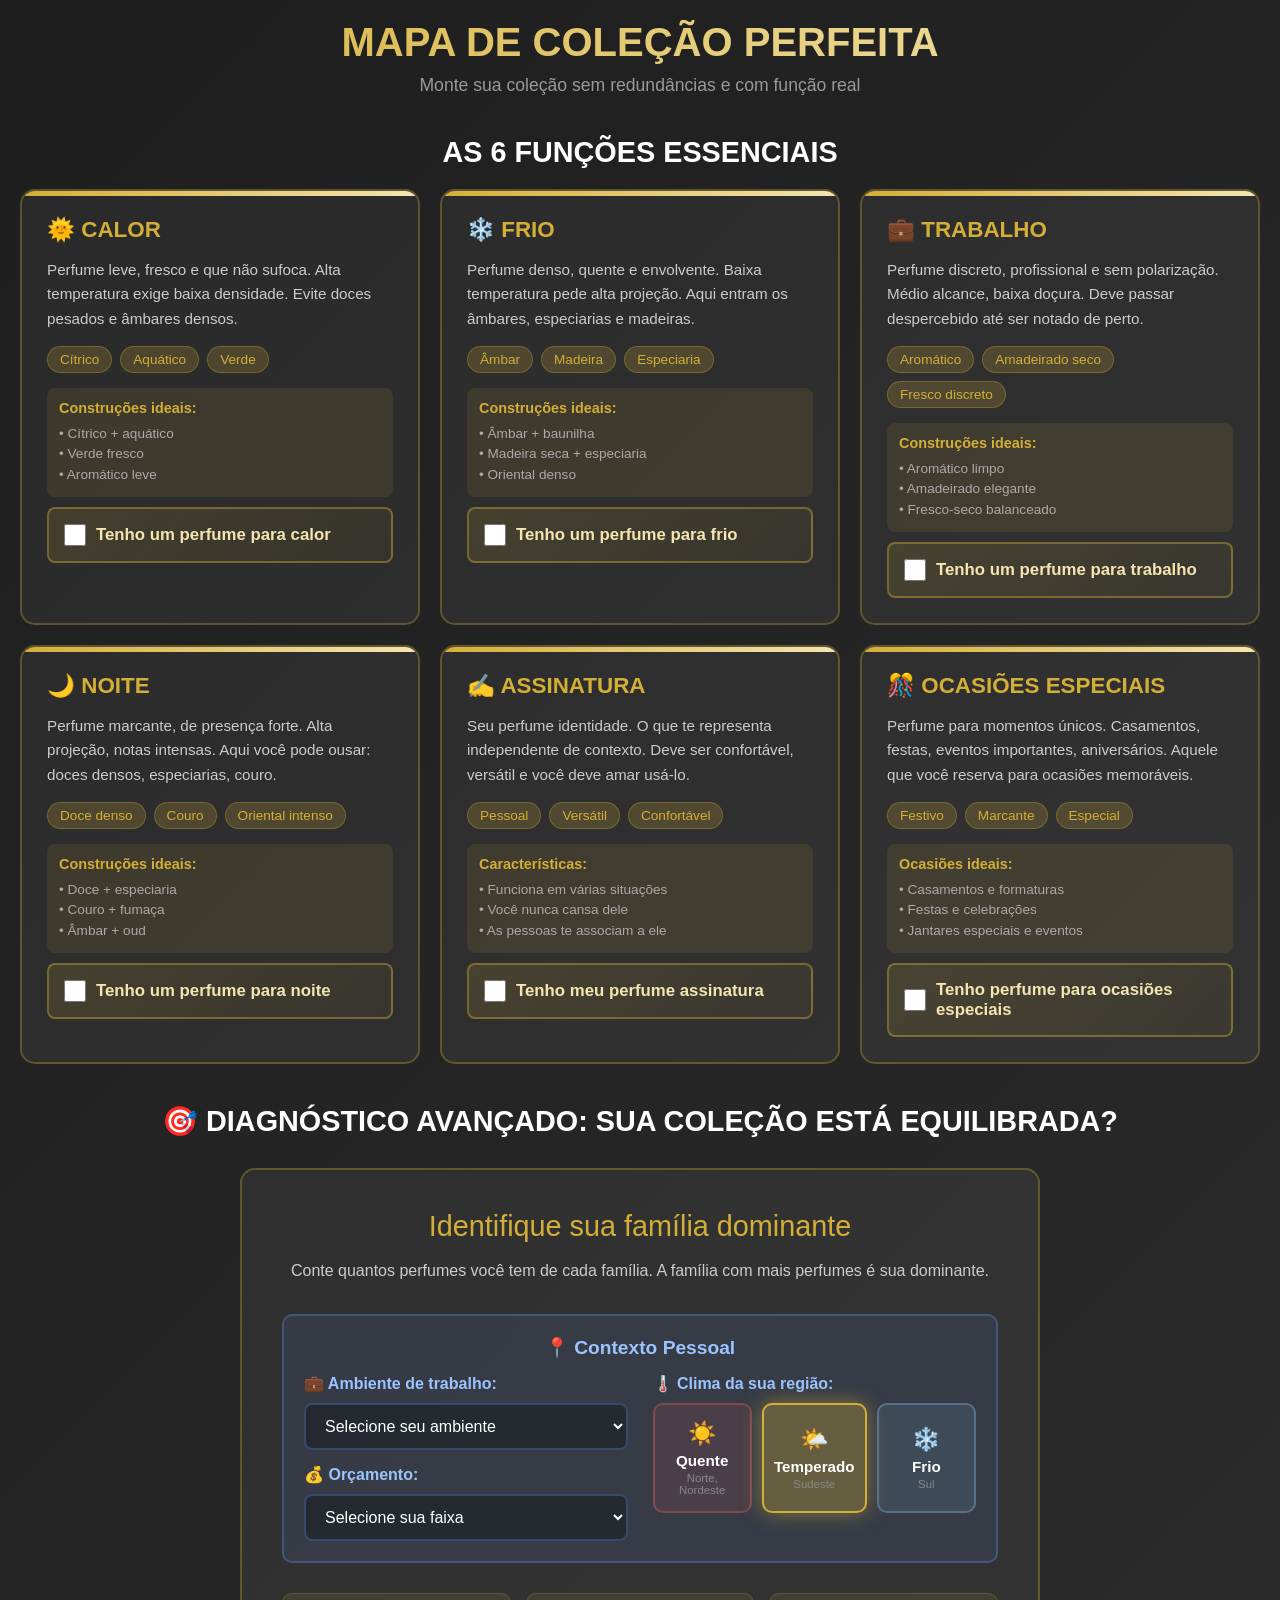
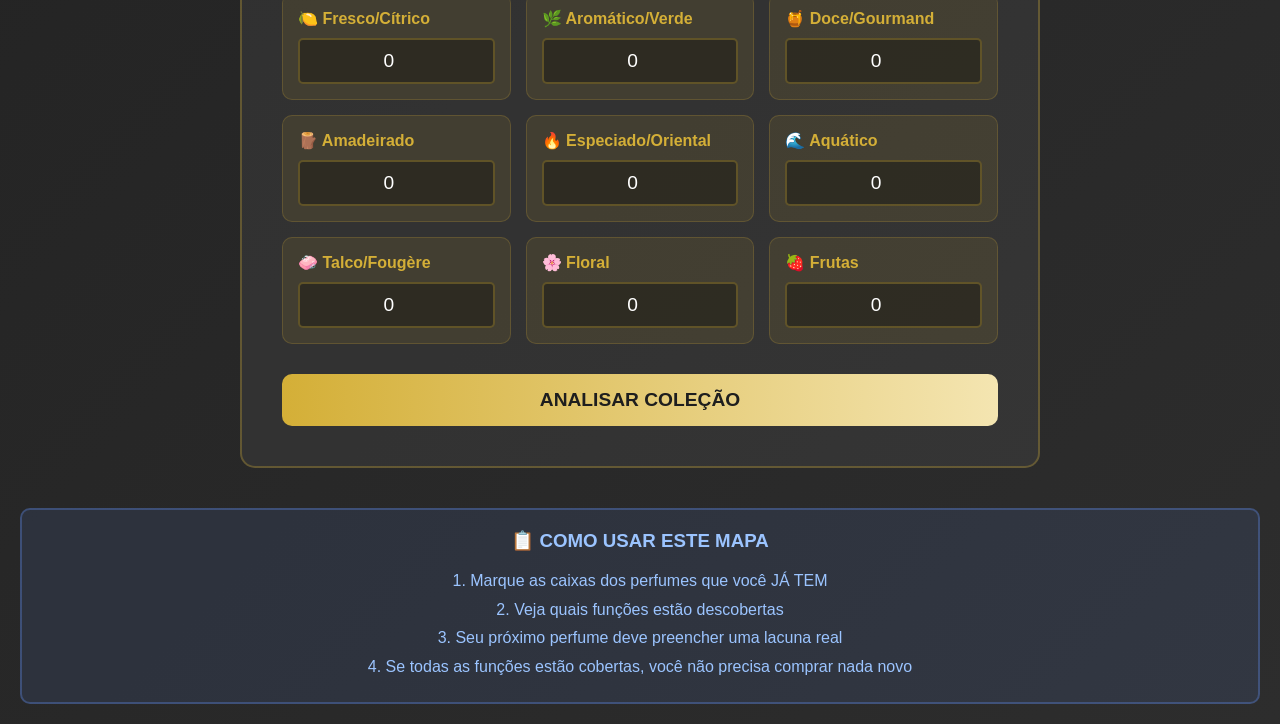
<file: mapa_diagnostico_com_iframe.html>
<!DOCTYPE html>
<html lang="pt-BR">
<head>
    <meta charset="UTF-8">
    <meta name="viewport" content="width=device-width, initial-scale=1.0">
    <title>Mapa de Coleção de Perfumes</title>
    <style>
        * {
            margin: 0;
            padding: 0;
            box-sizing: border-box;
        }

        body {
            font-family: 'Segoe UI', Tahoma, Geneva, Verdana, sans-serif;
            background: linear-gradient(135deg, #1e1e1e 0%, #2d2d2d 100%);
            padding: 20px;
            min-height: 100vh;
        }

        .container {
            max-width: 1400px;
            margin: 0 auto;
        }

        header {
            text-align: center;
            color: white;
            margin-bottom: 40px;
        }

        h1 {
            font-size: 2.5em;
            margin-bottom: 10px;
            background: linear-gradient(90deg, #d4af37, #f4e5b1);
            -webkit-background-clip: text;
            -webkit-text-fill-color: transparent;
        }

        .subtitle {
            color: #999;
            font-size: 1.1em;
        }

        .grid {
            display: grid;
            grid-template-columns: repeat(3, 1fr);
            gap: 20px;
            margin-bottom: 40px;
        }

        .card {
            background: rgba(255, 255, 255, 0.05);
            border: 2px solid rgba(212, 175, 55, 0.3);
            border-radius: 15px;
            padding: 25px;
            transition: all 0.3s ease;
            cursor: pointer;
            position: relative;
            overflow: hidden;
        }

        .card:hover {
            transform: translateY(-5px);
            border-color: #d4af37;
            box-shadow: 0 10px 30px rgba(212, 175, 55, 0.3);
        }

        .card::before {
            content: '';
            position: absolute;
            top: 0;
            left: 0;
            width: 100%;
            height: 5px;
            background: linear-gradient(90deg, #d4af37, #f4e5b1);
        }

        .card-title {
            color: #d4af37;
            font-size: 1.4em;
            margin-bottom: 15px;
            font-weight: 600;
        }

        .card-description {
            color: #ccc;
            font-size: 0.95em;
            line-height: 1.6;
            margin-bottom: 15px;
        }

        .card-tags {
            display: flex;
            flex-wrap: wrap;
            gap: 8px;
            margin-top: 15px;
        }

        .tag {
            background: rgba(212, 175, 55, 0.2);
            color: #d4af37;
            padding: 5px 12px;
            border-radius: 20px;
            font-size: 0.85em;
            border: 1px solid rgba(212, 175, 55, 0.3);
        }

        .examples {
            background: rgba(212, 175, 55, 0.1);
            padding: 12px;
            border-radius: 8px;
            margin-top: 15px;
        }

        .examples-title {
            color: #d4af37;
            font-size: 0.9em;
            font-weight: 600;
            margin-bottom: 8px;
        }

        .examples-list {
            color: #aaa;
            font-size: 0.85em;
            line-height: 1.5;
        }

        .section-title {
            color: white;
            font-size: 1.8em;
            margin: 40px 0 20px 0;
            text-align: center;
        }

        .levels {
            display: flex;
            gap: 20px;
            flex-wrap: wrap;
            justify-content: center;
            margin-top: 30px;
        }

        .level-card {
            background: rgba(255, 255, 255, 0.05);
            border: 2px solid rgba(212, 175, 55, 0.3);
            border-radius: 15px;
            padding: 30px;
            flex: 1;
            min-width: 300px;
            max-width: 400px;
        }

        .level-title {
            color: #d4af37;
            font-size: 1.5em;
            margin-bottom: 20px;
            text-align: center;
        }

        .level-item {
            background: rgba(212, 175, 55, 0.1);
            padding: 12px;
            border-radius: 8px;
            margin-bottom: 10px;
            color: #ccc;
            font-size: 0.95em;
        }

        .level-item strong {
            color: #d4af37;
            display: block;
            margin-bottom: 5px;
        }

        .interactive-note {
            background: rgba(100, 150, 255, 0.1);
            border: 2px solid rgba(100, 150, 255, 0.3);
            border-radius: 10px;
            padding: 20px;
            margin-top: 40px;
            text-align: center;
            color: #9bc4ff;
        }

        .checkbox-container {
            display: flex;
            align-items: center;
            gap: 10px;
            margin-top: 10px;
            padding: 15px;
            background: linear-gradient(135deg, rgba(212, 175, 55, 0.15), rgba(212, 175, 55, 0.05));
            border: 2px solid rgba(212, 175, 55, 0.4);
            border-radius: 8px;
            cursor: pointer;
            transition: all 0.3s ease;
        }

        .checkbox-container:hover {
            background: linear-gradient(135deg, rgba(212, 175, 55, 0.25), rgba(212, 175, 55, 0.1));
            border-color: #d4af37;
            transform: translateX(5px);
        }

        .checkbox-container input {
            width: 22px;
            height: 22px;
            cursor: pointer;
            accent-color: #d4af37;
        }

        .checkbox-container label {
            cursor: pointer;
            flex: 1;
            color: #f4e5b1;
            font-weight: 600;
            font-size: 1.05em;
        }

        @media (max-width: 1024px) {
            .grid {
                grid-template-columns: repeat(2, 1fr);
            }
        }

        @media (max-width: 768px) {
            h1 {
                font-size: 1.8em;
            }
            
            .grid {
                grid-template-columns: 1fr;
            }
        }

        .balance-section {
            display: flex;
            justify-content: center;
            margin-top: 30px;
        }

        .balance-card {
            background: rgba(255, 255, 255, 0.05);
            border: 2px solid rgba(212, 175, 55, 0.3);
            border-radius: 15px;
            padding: 40px;
            max-width: 800px;
            width: 100%;
        }

        .balance-title {
            color: #d4af37;
            font-size: 1.8em;
            margin-bottom: 15px;
            text-align: center;
        }

        .balance-description {
            color: #ccc;
            text-align: center;
            margin-bottom: 30px;
            line-height: 1.6;
        }

        .family-counter {
            display: grid;
            grid-template-columns: repeat(auto-fit, minmax(200px, 1fr));
            gap: 15px;
            margin-bottom: 30px;
        }

        .counter-item {
            background: rgba(212, 175, 55, 0.1);
            padding: 15px;
            border-radius: 10px;
            border: 1px solid rgba(212, 175, 55, 0.2);
        }

        .counter-item label {
            color: #d4af37;
            display: block;
            margin-bottom: 10px;
            font-weight: 600;
        }

        .counter-item input {
            width: 100%;
            padding: 10px;
            font-size: 1.2em;
            text-align: center;
            background: rgba(0, 0, 0, 0.3);
            border: 2px solid rgba(212, 175, 55, 0.3);
            border-radius: 5px;
            color: white;
        }

        .counter-item input:focus {
            outline: none;
            border-color: #d4af37;
        }

        .analyze-btn {
            width: 100%;
            padding: 15px;
            font-size: 1.2em;
            font-weight: 600;
            background: linear-gradient(90deg, #d4af37, #f4e5b1);
            color: #1e1e1e;
            border: none;
            border-radius: 10px;
            cursor: pointer;
            transition: all 0.3s ease;
        }

        .analyze-btn:hover {
            transform: translateY(-2px);
            box-shadow: 0 5px 20px rgba(212, 175, 55, 0.4);
        }

        .result-box {
            margin-top: 30px;
            background: rgba(212, 175, 55, 0.1);
            border: 2px solid #d4af37;
            border-radius: 10px;
            padding: 25px;
        }

        .result-title {
            color: #d4af37;
            font-size: 1.3em;
            font-weight: 600;
            margin-bottom: 20px;
            text-align: center;
        }

        .result-content {
            color: white;
            font-size: 1.1em;
            margin-bottom: 15px;
            padding: 15px;
            background: rgba(0, 0, 0, 0.2);
            border-radius: 8px;
        }

        .result-advice {
            color: #ccc;
            line-height: 1.8;
            margin-bottom: 15px;
            padding: 15px;
            background: rgba(0, 0, 0, 0.2);
            border-radius: 8px;
        }

        .result-next {
            color: #9bc4ff;
            background: rgba(100, 150, 255, 0.1);
            border: 2px solid rgba(100, 150, 255, 0.3);
            padding: 15px;
            border-radius: 8px;
            line-height: 1.8;
        }

        .result-next strong {
            color: #fff;
        }

        .context-section {
            background: rgba(100, 150, 255, 0.1);
            border: 2px solid rgba(100, 150, 255, 0.3);
            padding: 20px;
            border-radius: 10px;
            margin-bottom: 30px;
        }

        .context-title {
            color: #9bc4ff;
            font-size: 1.2em;
            font-weight: 600;
            margin-bottom: 15px;
            text-align: center;
        }

        .context-grid {
            display: grid;
            grid-template-columns: repeat(auto-fit, minmax(250px, 1fr));
            gap: 20px;
        }

        .context-item label {
            color: #9bc4ff;
            display: block;
            margin-bottom: 10px;
            font-weight: 600;
        }

        .context-item input[type="text"] {
            width: 100%;
            padding: 10px;
            font-size: 1em;
            background: rgba(0, 0, 0, 0.3);
            border: 2px solid rgba(100, 150, 255, 0.3);
            border-radius: 5px;
            color: white;
        }

        .context-item input[type="text"]:focus {
            outline: none;
            border-color: #9bc4ff;
        }

        .context-item input[type="number"] {
            width: 100%;
            padding: 10px;
            font-size: 1em;
            background: rgba(0, 0, 0, 0.3);
            border: 2px solid rgba(100, 150, 255, 0.3);
            border-radius: 5px;
            color: white;
        }

        .context-item input[type="number"]:focus {
            outline: none;
            border-color: #9bc4ff;
        }

        .checkbox-group {
            display: flex;
            flex-direction: column;
            gap: 10px;
        }

        .checkbox-label {
            display: flex;
            align-items: center;
            gap: 10px;
            color: #ccc;
            cursor: pointer;
            padding: 8px;
            background: rgba(0, 0, 0, 0.2);
            border-radius: 5px;
            transition: all 0.2s ease;
        }

        .checkbox-label:hover {
            background: rgba(100, 150, 255, 0.1);
        }

        .checkbox-label input[type="checkbox"] {
            width: 18px;
            height: 18px;
            cursor: pointer;
        }

    </style>
</head>
<body>
    <div class="container">
        <header>
            <h1>MAPA DE COLEÇÃO PERFEITA</h1>
            <p class="subtitle">Monte sua coleção sem redundâncias e com função real</p>
        </header>

        <h2 class="section-title">AS 6 FUNÇÕES ESSENCIAIS</h2>
        
        <div class="grid">
            <div class="card">
                <div class="card-title">🌞 CALOR</div>
                <div class="card-description">
                    Perfume leve, fresco e que não sufoca. Alta temperatura exige baixa densidade. Evite doces pesados e âmbares densos.
                </div>
                <div class="card-tags">
                    <span class="tag">Cítrico</span>
                    <span class="tag">Aquático</span>
                    <span class="tag">Verde</span>
                </div>
                <div class="examples">
                    <div class="examples-title">Construções ideais:</div>
                    <div class="examples-list">
                        • Cítrico + aquático<br>
                        • Verde fresco<br>
                        • Aromático leve
                    </div>
                </div>
                <div class="checkbox-container">
                    <input type="checkbox" id="calor">
                    <label for="calor">Tenho um perfume para calor</label>
                </div>
            </div>

            <div class="card">
                <div class="card-title">❄️ FRIO</div>
                <div class="card-description">
                    Perfume denso, quente e envolvente. Baixa temperatura pede alta projeção. Aqui entram os âmbares, especiarias e madeiras.
                </div>
                <div class="card-tags">
                    <span class="tag">Âmbar</span>
                    <span class="tag">Madeira</span>
                    <span class="tag">Especiaria</span>
                </div>
                <div class="examples">
                    <div class="examples-title">Construções ideais:</div>
                    <div class="examples-list">
                        • Âmbar + baunilha<br>
                        • Madeira seca + especiaria<br>
                        • Oriental denso
                    </div>
                </div>
                <div class="checkbox-container">
                    <input type="checkbox" id="frio">
                    <label for="frio">Tenho um perfume para frio</label>
                </div>
            </div>

            <div class="card">
                <div class="card-title">💼 TRABALHO</div>
                <div class="card-description">
                    Perfume discreto, profissional e sem polarização. Médio alcance, baixa doçura. Deve passar despercebido até ser notado de perto.
                </div>
                <div class="card-tags">
                    <span class="tag">Aromático</span>
                    <span class="tag">Amadeirado seco</span>
                    <span class="tag">Fresco discreto</span>
                </div>
                <div class="examples">
                    <div class="examples-title">Construções ideais:</div>
                    <div class="examples-list">
                        • Aromático limpo<br>
                        • Amadeirado elegante<br>
                        • Fresco-seco balanceado
                    </div>
                </div>
                <div class="checkbox-container">
                    <input type="checkbox" id="trabalho">
                    <label for="trabalho">Tenho um perfume para trabalho</label>
                </div>
            </div>

            <div class="card">
                <div class="card-title">🌙 NOITE</div>
                <div class="card-description">
                    Perfume marcante, de presença forte. Alta projeção, notas intensas. Aqui você pode ousar: doces densos, especiarias, couro.
                </div>
                <div class="card-tags">
                    <span class="tag">Doce denso</span>
                    <span class="tag">Couro</span>
                    <span class="tag">Oriental intenso</span>
                </div>
                <div class="examples">
                    <div class="examples-title">Construções ideais:</div>
                    <div class="examples-list">
                        • Doce + especiaria<br>
                        • Couro + fumaça<br>
                        • Âmbar + oud
                    </div>
                </div>
                <div class="checkbox-container">
                    <input type="checkbox" id="noite">
                    <label for="noite">Tenho um perfume para noite</label>
                </div>
            </div>

            <div class="card">
                <div class="card-title">✍️ ASSINATURA</div>
                <div class="card-description">
                    Seu perfume identidade. O que te representa independente de contexto. Deve ser confortável, versátil e você deve amar usá-lo.
                </div>
                <div class="card-tags">
                    <span class="tag">Pessoal</span>
                    <span class="tag">Versátil</span>
                    <span class="tag">Confortável</span>
                </div>
                <div class="examples">
                    <div class="examples-title">Características:</div>
                    <div class="examples-list">
                        • Funciona em várias situações<br>
                        • Você nunca cansa dele<br>
                        • As pessoas te associam a ele
                    </div>
                </div>
                <div class="checkbox-container">
                    <input type="checkbox" id="assinatura">
                    <label for="assinatura">Tenho meu perfume assinatura</label>
                </div>
            </div>

            <div class="card">
                <div class="card-title">🎊 OCASIÕES ESPECIAIS</div>
                <div class="card-description">
                    Perfume para momentos únicos. Casamentos, festas, eventos importantes, aniversários. Aquele que você reserva para ocasiões memoráveis.
                </div>
                <div class="card-tags">
                    <span class="tag">Festivo</span>
                    <span class="tag">Marcante</span>
                    <span class="tag">Especial</span>
                </div>
                <div class="examples">
                    <div class="examples-title">Ocasiões ideais:</div>
                    <div class="examples-list">
                        • Casamentos e formaturas<br>
                        • Festas e celebrações<br>
                        • Jantares especiais e eventos
                    </div>
                </div>
                <div class="checkbox-container">
                    <input type="checkbox" id="ocasioes">
                    <label for="ocasioes">Tenho perfume para ocasiões especiais</label>
                </div>
            </div>
        </div>

        <h2 class="section-title">🎯 DIAGNÓSTICO AVANÇADO: SUA COLEÇÃO ESTÁ EQUILIBRADA?</h2>
        
        <div class="balance-section">
            <div class="balance-card">
                <div class="balance-title">Identifique sua família dominante</div>
                <div class="balance-description">
                    Conte quantos perfumes você tem de cada família. A família com mais perfumes é sua dominante.
                </div>

                <div class="context-section">
                    <div class="context-title">📍 Contexto Pessoal</div>
                    <div style="
                        display: grid;
                        grid-template-columns: 1fr 1fr;
                        gap: 25px;
                    ">
                        <!-- COLUNA ESQUERDA: AMBIENTE + ORÇAMENTO -->
                        <div style="display: flex; flex-direction: column; gap: 15px;">
                            <div class="context-item">
                                <label style="margin-bottom: 10px; display: block; color: #9bc4ff; font-weight: 600;">💼 Ambiente de trabalho:</label>
                                <select id="ambiente" style="
                                    width: 100%;
                                    padding: 12px 15px;
                                    font-size: 1em;
                                    background: rgba(0, 0, 0, 0.3);
                                    border: 2px solid rgba(100, 150, 255, 0.3);
                                    border-radius: 8px;
                                    color: white;
                                    cursor: pointer;
                                    transition: all 0.3s ease;
                                " onfocus="this.style.borderColor='#9bc4ff'" onblur="this.style.borderColor='rgba(100, 150, 255, 0.3)'">
                                    <option value="" selected disabled>Selecione seu ambiente</option>
                                    <option value="fechado">Fechado (escritório, loja)</option>
                                    <option value="aberto">Aberto (obra, rua, campo)</option>
                                    <option value="ambos">Ambos</option>
                                </select>
                            </div>
                            
                            <div class="context-item">
                                <label for="orcamento" style="margin-bottom: 10px; display: block; color: #9bc4ff; font-weight: 600;">💰 Orçamento:</label>
                                <select id="orcamento" style="
                                    width: 100%;
                                    padding: 12px 15px;
                                    font-size: 1em;
                                    background: rgba(0, 0, 0, 0.3);
                                    border: 2px solid rgba(100, 150, 255, 0.3);
                                    border-radius: 8px;
                                    color: white;
                                    cursor: pointer;
                                    transition: all 0.3s ease;
                                " onfocus="this.style.borderColor='#9bc4ff'" onblur="this.style.borderColor='rgba(100, 150, 255, 0.3)'">
                                    <option value="" selected disabled>Selecione sua faixa</option>
                                    <option value="ate-350">Até R$ 350</option>
                                    <option value="350-1500">R$ 350 - R$ 1.500</option>
                                    <option value="1500-2500">R$ 1.500 - R$ 2.500</option>
                                    <option value="sem-limite">Sem limite</option>
                                </select>
                            </div>
                        </div>
                        
                        <!-- COLUNA DIREITA: CLIMA -->
                        <div class="context-item">
                            <label style="margin-bottom: 10px; display: block; color: #9bc4ff; font-weight: 600;">🌡️ Clima da sua região:</label>
                            <input type="hidden" id="clima" value="temperado">
                            <div style="display: flex; gap: 10px; margin-top: 10px;">
                                <button type="button" onclick="selecionarClima('quente', this)" class="clima-btn" style="
                                    flex: 1;
                                    padding: 15px 10px;
                                    background: rgba(255, 100, 100, 0.1);
                                    border: 2px solid rgba(255, 100, 100, 0.3);
                                    color: white;
                                    border-radius: 10px;
                                    cursor: pointer;
                                    font-size: 0.95em;
                                    transition: all 0.3s;
                                    text-align: center;
                                ">
                                    <div style="font-size: 1.5em; margin-bottom: 5px;">☀️</div>
                                    <div style="font-weight: 600;">Quente</div>
                                    <div style="font-size: 0.75em; color: #888; margin-top: 3px;">Norte, Nordeste</div>
                                </button>
                                
                                <button type="button" onclick="selecionarClima('temperado', this)" class="clima-btn" style="
                                    flex: 1;
                                    padding: 15px 10px;
                                    background: rgba(212, 175, 55, 0.3);
                                    border: 2px solid #d4af37;
                                    color: white;
                                    border-radius: 10px;
                                    cursor: pointer;
                                    font-size: 0.95em;
                                    transition: all 0.3s;
                                    text-align: center;
                                    box-shadow: 0 0 20px rgba(212, 175, 55, 0.5);
                                ">
                                    <div style="font-size: 1.5em; margin-bottom: 5px;">🌤️</div>
                                    <div style="font-weight: 600;">Temperado</div>
                                    <div style="font-size: 0.75em; color: #888; margin-top: 3px;">Sudeste</div>
                                </button>
                                
                                <button type="button" onclick="selecionarClima('frio', this)" class="clima-btn" style="
                                    flex: 1;
                                    padding: 15px 10px;
                                    background: rgba(150, 200, 255, 0.1);
                                    border: 2px solid rgba(150, 200, 255, 0.3);
                                    color: white;
                                    border-radius: 10px;
                                    cursor: pointer;
                                    font-size: 0.95em;
                                    transition: all 0.3s;
                                    text-align: center;
                                ">
                                    <div style="font-size: 1.5em; margin-bottom: 5px;">❄️</div>
                                    <div style="font-weight: 600;">Frio</div>
                                    <div style="font-size: 0.75em; color: #888; margin-top: 3px;">Sul</div>
                                </button>
                            </div>
                            
                            <style>
                                .clima-btn:hover {
                                    transform: translateY(-3px) scale(1.05);
                                    box-shadow: 0 8px 25px rgba(212, 175, 55, 0.6);
                                    border-color: #d4af37;
                                }
                                
                                .clima-btn.selected-quente {
                                    background: rgba(255, 100, 100, 0.3) !important;
                                    border-color: #ff6666 !important;
                                    box-shadow: 0 0 20px rgba(255, 100, 100, 0.6) !important;
                                }
                                
                                .clima-btn.selected-temperado {
                                    background: rgba(212, 175, 55, 0.3) !important;
                                    border-color: #d4af37 !important;
                                    box-shadow: 0 0 20px rgba(212, 175, 55, 0.5) !important;
                                }
                                
                                .clima-btn.selected-frio {
                                    background: rgba(100, 150, 255, 0.3) !important;
                                    border-color: #6699ff !important;
                                    box-shadow: 0 0 20px rgba(100, 150, 255, 0.6) !important;
                                }
                            </style>
                        </div>
                    </div>
                    
                    <style>
                        @media (max-width: 768px) {
                            .context-section > div:nth-child(2) {
                                grid-template-columns: 1fr !important;
                            }
                        }
                    </style>
                </div>
                
                <div class="family-counter">
                    <div class="counter-item">
                        <label>🍋 Fresco/Cítrico</label>
                        <input type="number" id="fresco" min="0" max="20" value="0">
                    </div>
                    <div class="counter-item">
                        <label>🌿 Aromático/Verde</label>
                        <input type="number" id="aromatico" min="0" max="20" value="0">
                    </div>
                    <div class="counter-item">
                        <label>🍯 Doce/Gourmand</label>
                        <input type="number" id="doce" min="0" max="20" value="0">
                    </div>
                    <div class="counter-item">
                        <label>🪵 Amadeirado</label>
                        <input type="number" id="amadeirado" min="0" max="20" value="0">
                    </div>
                    <div class="counter-item">
                        <label>🔥 Especiado/Oriental</label>
                        <input type="number" id="especiado" min="0" max="20" value="0">
                    </div>
                    <div class="counter-item">
                        <label>🌊 Aquático</label>
                        <input type="number" id="aquatico" min="0" max="20" value="0">
                    </div>
                    <div class="counter-item">
                        <label>🧼 Talco/Fougère</label>
                        <input type="number" id="talco" min="0" max="20" value="0">
                    </div>
                    <div class="counter-item">
                        <label>🌸 Floral</label>
                        <input type="number" id="floral" min="0" max="20" value="0">
                    </div>
                    <div class="counter-item">
                        <label>🍓 Frutas</label>
                        <input type="number" id="frutas" min="0" max="20" value="0">
                    </div>
                </div>

                <button class="analyze-btn" onclick="analyzeCollection()">ANALISAR COLEÇÃO</button>

                <div id="result" class="result-box" style="display: none;">
                    <div class="result-title">📊 RESULTADO DA ANÁLISE</div>
                    <div id="dominant-family" class="result-content"></div>
                    <div id="balance-advice" class="result-advice"></div>
                    <div id="next-purchase" class="result-next"></div>
                </div>
            </div>
        </div>

        <div class="interactive-note">
            <h3 style="margin-bottom: 15px;">📋 COMO USAR ESTE MAPA</h3>
            <p style="line-height: 1.8;">
                1. Marque as caixas dos perfumes que você JÁ TEM<br>
                2. Veja quais funções estão descobertas<br>
                3. Seu próximo perfume deve preencher uma lacuna real<br>
                4. Se todas as funções estão cobertas, você não precisa comprar nada novo
            </p>
        </div>
    </div>

    <script>
        // ===============================================
        // FUNÇÃO: SELECIONAR CLIMA
        // Precisa estar no início para os botões inline
        // ===============================================
        function selecionarClima(clima, btn) {
            // Remover todas as classes de seleção
            document.querySelectorAll('.clima-btn').forEach(function(b) {
                b.classList.remove('selected-quente');
                b.classList.remove('selected-temperado');
                b.classList.remove('selected-frio');
            });
            
            // Adicionar classe específica do clima
            btn.classList.add('selected-' + clima);
            
            // Atualizar valor do input hidden
            document.getElementById('clima').value = clima;
            
            // Salvar no localStorage
            localStorage.setItem('clima', clima);
            
            console.log('✅ Clima selecionado:', clima);
        }

        // Salvar estado dos checkboxes
        document.querySelectorAll('input[type="checkbox"]').forEach(checkbox => {
            checkbox.addEventListener('change', function() {
                localStorage.setItem(this.id, this.checked);
            });
            
            // Carregar estado salvo
            const saved = localStorage.getItem(checkbox.id);
            if (saved === 'true') {
                checkbox.checked = true;
            }
        });

        // Analisar coleção com loading
        function analyzeCollection() {
            const families = {
                'fresco': { name: '🍋 Fresco/Cítrico', value: parseInt(document.getElementById('fresco').value) || 0 },
                'aromatico': { name: '🌿 Aromático/Verde', value: parseInt(document.getElementById('aromatico').value) || 0 },
                'doce': { name: '🍯 Doce/Gourmand', value: parseInt(document.getElementById('doce').value) || 0 },
                'amadeirado': { name: '🪵 Amadeirado', value: parseInt(document.getElementById('amadeirado').value) || 0 },
                'especiado': { name: '🔥 Especiado/Oriental', value: parseInt(document.getElementById('especiado').value) || 0 },
                'aquatico': { name: '🌊 Aquático', value: parseInt(document.getElementById('aquatico').value) || 0 },
                'talco': { name: '🧼 Talco/Fougère', value: parseInt(document.getElementById('talco').value) || 0 },
                'floral': { name: '🌸 Floral', value: parseInt(document.getElementById('floral').value) || 0 },
                'frutas': { name: '🍓 Frutas', value: parseInt(document.getElementById('frutas').value) || 0 }
            };

            const total = Object.values(families).reduce((sum, f) => sum + f.value, 0);

            if (total === 0) {
                alert('Adicione pelo menos 1 perfume para analisar');
                return;
            }

            // MOSTRAR POPUP DE LOADING
            mostrarLoading();

            // Simular processamento por 2.5 segundos
            setTimeout(() => {
                fecharLoading();
                processarAnalise(families, total);
            }, 2500);
        }

        function mostrarLoading() {
            const overlay = document.createElement('div');
            overlay.id = 'loading-overlay';
            overlay.style.cssText = `
                position: fixed;
                top: 0;
                left: 0;
                width: 100%;
                height: 100%;
                background: rgba(0, 0, 0, 0.9);
                display: flex;
                align-items: center;
                justify-content: center;
                z-index: 9999;
                animation: fadeIn 0.3s ease;
            `;

            overlay.innerHTML = `
                <div style="
                    background: linear-gradient(135deg, #2d2d2d 0%, #1e1e1e 100%);
                    border: 3px solid #d4af37;
                    border-radius: 20px;
                    padding: 50px 60px;
                    text-align: center;
                    box-shadow: 0 20px 60px rgba(212, 175, 55, 0.5);
                    animation: slideUp 0.4s ease;
                ">
                    <div style="font-size: 4em; margin-bottom: 20px; animation: spin 1.5s linear infinite;">
                        🔄
                    </div>
                    <div style="color: #d4af37; font-size: 1.8em; font-weight: 700; margin-bottom: 15px;">
                        Analisando sua coleção...
                    </div>
                    <div style="color: #ccc; font-size: 1em; margin-bottom: 25px;">
                        Processando dados e identificando padrões
                    </div>
                    
                    <div style="
                        width: 300px;
                        height: 8px;
                        background: rgba(212, 175, 55, 0.2);
                        border-radius: 10px;
                        overflow: hidden;
                        margin: 0 auto;
                    ">
                        <div id="progress-bar" style="
                            width: 0%;
                            height: 100%;
                            background: linear-gradient(90deg, #d4af37, #f4e5b1);
                            border-radius: 10px;
                            transition: width 0.3s ease;
                        "></div>
                    </div>
                </div>
            `;

            const style = document.createElement('style');
            style.textContent = `
                @keyframes spin {
                    from { transform: rotate(0deg); }
                    to { transform: rotate(360deg); }
                }
                @keyframes fadeIn {
                    from { opacity: 0; }
                    to { opacity: 1; }
                }
                @keyframes slideUp {
                    from { transform: translateY(30px); opacity: 0; }
                    to { transform: translateY(0); opacity: 1; }
                }
                @keyframes fadeOut {
                    from { opacity: 1; }
                    to { opacity: 0; }
                }
            `;
            document.head.appendChild(style);

            document.body.appendChild(overlay);

            let progress = 0;
            const interval = setInterval(() => {
                progress += 4;
                const bar = document.getElementById('progress-bar');
                if (bar) bar.style.width = progress + '%';
                if (progress >= 100) clearInterval(interval);
            }, 100);
        }

        function fecharLoading() {
            const overlay = document.getElementById('loading-overlay');
            if (overlay) {
                overlay.style.animation = 'fadeOut 0.3s ease';
                setTimeout(() => overlay.remove(), 300);
            }
        }

        function processarAnalise(families, total) {
            // Pegar contexto pessoal
            const climaRegiao = document.getElementById('clima').value || 'temperado';
            const orcamento = document.getElementById('orcamento').value;
            const ambiente = document.getElementById('ambiente').value;

            // Contar famílias representadas
            const familiesRepresented = Object.values(families).filter(f => f.value > 0).length;

            // Encontrar família dominante
            let dominant = null;
            let maxValue = 0;
            Object.entries(families).forEach(([key, data]) => {
                if (data.value > maxValue) {
                    maxValue = data.value;
                    dominant = { key, ...data };
                }
            });

            const percentage = ((maxValue / total) * 100).toFixed(0);

            // CALCULAR NÍVEL DO COLECIONADOR
            let level = '';
            let levelEmoji = '';
            let levelAdvice = '';

            if (total >= 1 && total <= 5) {
                levelEmoji = '🎯';
                level = 'INICIANTE';
                levelAdvice = 'Você está começando. Foque nas 5 funções básicas (calor, frio, trabalho, noite, assinatura) antes de diversificar.';
            } else if (total >= 6 && total <= 10) {
                if (familiesRepresented >= 4 && percentage < 50) {
                    levelEmoji = '⚡';
                    level = 'INTERMEDIÁRIO';
                    levelAdvice = 'Coleção crescendo bem. Continue diversificando e evite redundâncias na família dominante.';
                } else {
                    levelEmoji = '⚠️';
                    level = 'INTERMEDIÁRIO (com desequilíbrio)';
                    levelAdvice = 'Você tem quantidade de intermediário, mas está comprando muito da mesma família. Diversifique antes de expandir.';
                }
            } else if (total >= 11 && total <= 15) {
                if (familiesRepresented >= 5 && percentage <= 40) {
                    levelEmoji = '🔥';
                    level = 'AVANÇADO';
                    levelAdvice = 'Coleção madura e equilibrada. Cada novo perfume deve preencher uma subfunção específica (ex: calor extremo, trabalho formal).';
                } else {
                    levelEmoji = '⚠️';
                    level = 'AVANÇADO (com redundância)';
                    levelAdvice = 'Você tem muitos perfumes, mas com sobreposição. Identifique os redundantes e considere vender/trocar antes de comprar mais.';
                }
            } else {
                if (percentage <= 35 && familiesRepresented >= 5) {
                    levelEmoji = '👑';
                    level = 'COLECIONADOR EQUILIBRADO';
                    levelAdvice = 'Coleção extensa e diversificada. Agora o foco é: cada perfume tem função clara ou você está acumulando?';
                } else {
                    levelEmoji = '⚠️';
                    level = 'COLECIONADOR (com acúmulo)';
                    levelAdvice = 'Você tem MUITOS perfumes, mas está acumulando redundâncias. Pare de comprar. Venda os que não usa e reorganize.';
                }
            }

            // Encontrar famílias ausentes ou fracas
            const missing = Object.entries(families)
                .filter(([key, data]) => data.value === 0)
                .map(([key, data]) => ({ key, ...data }));
            
            const weak = Object.entries(families)
                .filter(([key, data]) => data.value === 1)
                .map(([key, data]) => ({ key, ...data }));

            // Gerar análise
            const resultDiv = document.getElementById('result');
            const dominantDiv = document.getElementById('dominant-family');
            const adviceDiv = document.getElementById('balance-advice');
            const nextDiv = document.getElementById('next-purchase');

            // Criar layout gráfico compacto para as informações
            const climaLabel = climaRegiao === 'quente' ? '🌡️ Clima quente' : climaRegiao === 'frio' ? '❄️ Clima frio' : '🌤️ Clima temperado';
            const ambienteLabel = ambiente === 'fechado' ? 'Fechado' : ambiente === 'aberto' ? 'Aberto' : ambiente === 'ambos' ? 'Ambos' : 'Não informado';
            
            const infoCards = `
                <div style="
                    display: grid;
                    grid-template-columns: repeat(2, 1fr);
                    gap: 12px;
                    margin-bottom: 20px;
                ">
                    ${climaRegiao ? `
                        <div style="
                            background: linear-gradient(135deg, rgba(100, 150, 255, 0.15), rgba(100, 150, 255, 0.05));
                            border: 2px solid rgba(100, 150, 255, 0.4);
                            border-radius: 8px;
                            padding: 12px;
                        ">
                            <div style="font-size: 0.85em; color: #9bc4ff; margin-bottom: 6px; font-weight: 600;">🌡️ CLIMA</div>
                            <div style="color: #fff; font-size: 0.95em; line-height: 1.5;">
                                <span style="color: #9bc4ff;">${climaLabel}</span>
                            </div>
                        </div>
                    ` : ''}
                    
                    ${ambiente ? `
                        <div style="
                            background: linear-gradient(135deg, rgba(100, 150, 255, 0.15), rgba(100, 150, 255, 0.05));
                            border: 2px solid rgba(100, 150, 255, 0.4);
                            border-radius: 8px;
                            padding: 12px;
                        ">
                            <div style="font-size: 0.85em; color: #9bc4ff; margin-bottom: 6px; font-weight: 600;">💼 AMBIENTE</div>
                            <div style="color: #fff; font-size: 0.95em;">
                                ${ambienteLabel}
                            </div>
                        </div>
                    ` : ''}
                    
                    <div style="
                        background: linear-gradient(135deg, rgba(212, 175, 55, 0.15), rgba(212, 175, 55, 0.05));
                        border: 2px solid rgba(212, 175, 55, 0.4);
                        border-radius: 8px;
                        padding: 12px;
                    ">
                        <div style="font-size: 0.85em; color: #d4af37; margin-bottom: 6px; font-weight: 600;">📊 TOTAL</div>
                        <div style="color: #fff; font-size: 1.3em; font-weight: 700;">${total} perfumes</div>
                    </div>
                    
                    <div style="
                        background: linear-gradient(135deg, rgba(212, 175, 55, 0.15), rgba(212, 175, 55, 0.05));
                        border: 2px solid rgba(212, 175, 55, 0.4);
                        border-radius: 8px;
                        padding: 12px;
                    ">
                        <div style="font-size: 0.85em; color: #d4af37; margin-bottom: 6px; font-weight: 600;">🎯 FAMÍLIAS</div>
                        <div style="color: #fff; font-size: 1.3em; font-weight: 700;">${familiesRepresented}/9</div>
                    </div>
                    
                    <div style="
                        background: linear-gradient(135deg, rgba(212, 175, 55, 0.2), rgba(212, 175, 55, 0.1));
                        border: 3px solid #d4af37;
                        border-radius: 8px;
                        padding: 12px;
                        grid-column: 1 / -1;
                    ">
                        <div style="font-size: 0.85em; color: #d4af37; margin-bottom: 8px; font-weight: 600;">👑 FAMÍLIA DOMINANTE</div>
                        <div style="color: #fff; font-size: 1.2em; font-weight: 700; margin-bottom: 4px;">
                            ${dominant.name}
                        </div>
                        <div style="color: #f4e5b1; font-size: 1em;">
                            ${maxValue} perfumes · <strong style="color: #d4af37; font-size: 1.15em;">${percentage}%</strong> da coleção
                        </div>
                    </div>
                </div>
                
                <style>
                    @media (max-width: 768px) {
                        #dominant-family > div:first-child {
                            grid-template-columns: 1fr !important;
                        }
                    }
                </style>
            `;

            dominantDiv.innerHTML = `
                <div style="background: rgba(212, 175, 55, 0.15); padding: 15px; border-radius: 8px; margin-bottom: 15px; border-left: 4px solid #d4af37;">
                    <div style="font-size: 1.3em; margin-bottom: 10px;">${levelEmoji} <strong>SEU NÍVEL: ${level}</strong></div>
                    <div style="color: #ccc; font-size: 0.95em;">${levelAdvice}</div>
                </div>
                ${infoCards}
            `;

            // Análise e conselhos
            let advice = '';
            let status = '';

            if (percentage >= 50) {
                status = `
                    <div style="text-align: center; margin-bottom: 15px;">
                        <div style="
                            display: inline-block;
                            background: linear-gradient(135deg, rgba(212, 175, 55, 0.2), rgba(212, 175, 55, 0.1));
                            border: 2px solid #d4af37;
                            border-radius: 8px;
                            padding: 10px 30px;
                        ">
                            <span style="color: #d4af37; font-size: 1.3em; font-weight: 700; letter-spacing: 2px;">
                                📋 DIAGNÓSTICO
                            </span>
                        </div>
                    </div>
                    <div style="
                        background: linear-gradient(135deg, rgba(255, 50, 50, 0.3), rgba(200, 0, 0, 0.2));
                        border: 4px solid #ff3333;
                        border-radius: 12px;
                        padding: 25px;
                        margin-bottom: 20px;
                        box-shadow: 0 0 30px rgba(255, 50, 50, 0.5);
                        animation: pulse-red 2s infinite;
                    ">
                        <div style="font-size: 2em; text-align: center; margin-bottom: 10px;">🚨</div>
                        <div style="font-size: 1.5em; font-weight: 700; color: #ff6666; text-align: center; text-transform: uppercase;">
                            ATENÇÃO: COLEÇÃO DESBALANCEADA!
                        </div>
                    </div>
                    <style>
                        @keyframes pulse-red {
                            0%, 100% { box-shadow: 0 0 30px rgba(255, 50, 50, 0.5); }
                            50% { box-shadow: 0 0 50px rgba(255, 50, 50, 0.8); }
                        }
                    </style>
                `;
                advice = `
                    <div style="font-size: 1.25em; line-height: 1.8; margin-top: 15px;">
                        <div style="text-align: center;">
                            <strong style="color: #ff6666; font-size: 1.4em;">VOCÊ ESTÁ DESPERDIÇANDO DINHEIRO!</strong>
                        </div>
                        <br>
                        <span style="font-size: 1.15em; color: #fff;">
                            Você está viciado em <strong style="color: #d4af37;">${dominant.name}</strong>. 
                            Isso cria <strong style="color: #ff6666;">redundância crítica</strong> — você tem vários perfumes fazendo a MESMA função.
                        </span>
                        <br><br>
                        <strong style="color: #ffaa00; font-size: 1.15em;">💸 Resultado:</strong> 
                        <span style="font-size: 1.1em;">
                            Você gasta mais, usa menos, e não tem opções reais para diferentes situações.
                        </span>
                    </div>
                `;
            } else if (percentage >= 35) {
                status = `
                    <div style="text-align: center; margin-bottom: 15px;">
                        <div style="
                            display: inline-block;
                            background: linear-gradient(135deg, rgba(212, 175, 55, 0.2), rgba(212, 175, 55, 0.1));
                            border: 2px solid #d4af37;
                            border-radius: 8px;
                            padding: 10px 30px;
                        ">
                            <span style="color: #d4af37; font-size: 1.3em; font-weight: 700; letter-spacing: 2px;">
                                📋 DIAGNÓSTICO
                            </span>
                        </div>
                    </div>
                    <div style="
                        background: linear-gradient(135deg, rgba(255, 165, 0, 0.3), rgba(255, 140, 0, 0.2));
                        border: 4px solid #ff9933;
                        border-radius: 12px;
                        padding: 25px;
                        margin-bottom: 20px;
                        box-shadow: 0 0 30px rgba(255, 165, 0, 0.5);
                        animation: pulse-orange 2.5s infinite;
                    ">
                        <div style="font-size: 2em; text-align: center; margin-bottom: 10px;">⚠️</div>
                        <div style="font-size: 1.4em; font-weight: 700; color: #ffaa00; text-align: center; text-transform: uppercase;">
                            Alerta: Coleção com Viés!
                        </div>
                    </div>
                    <style>
                        @keyframes pulse-orange {
                            0%, 100% { box-shadow: 0 0 30px rgba(255, 165, 0, 0.5); }
                            50% { box-shadow: 0 0 45px rgba(255, 165, 0, 0.7); }
                        }
                    </style>
                `;
                advice = `
                    <div style="font-size: 1.25em; line-height: 1.8; margin-top: 15px;">
                        <div style="text-align: center;">
                            <strong style="color: #ffaa00; font-size: 1.3em;">SUA COLEÇÃO ESTÁ DESEQUILIBRADA!</strong>
                        </div>
                        <br>
                        <span style="font-size: 1.15em; color: #fff;">
                            <strong style="color: #d4af37;">${dominant.name}</strong> domina sua coleção (<strong style="color: #ffaa00; font-size: 1.2em;">${percentage}%</strong>). 
                            Você está comprando sempre o mesmo tipo de perfume.
                        </span>
                        <br><br>
                        <strong style="color: #ffcc66; font-size: 1.15em;">⚠️ Atenção:</strong> 
                        <span style="font-size: 1.1em;">
                            Seu próximo perfume <strong style="color: #ff6666;">NÃO</strong> deve ser dessa família. 
                            Você precisa diversificar <strong style="color: #ffaa00;">AGORA!</strong>
                        </span>
                    </div>
                `;
            } else {
                status = `
                    <div style="text-align: center; margin-bottom: 15px;">
                        <div style="
                            display: inline-block;
                            background: linear-gradient(135deg, rgba(212, 175, 55, 0.2), rgba(212, 175, 55, 0.1));
                            border: 2px solid #d4af37;
                            border-radius: 8px;
                            padding: 10px 30px;
                        ">
                            <span style="color: #d4af37; font-size: 1.3em; font-weight: 700; letter-spacing: 2px;">
                                📋 DIAGNÓSTICO
                            </span>
                        </div>
                    </div>
                    <div style="
                        background: linear-gradient(135deg, rgba(76, 175, 80, 0.2), rgba(76, 175, 80, 0.1));
                        border: 3px solid rgba(76, 175, 80, 0.5);
                        border-radius: 12px;
                        padding: 20px;
                        margin-bottom: 20px;
                        text-align: center;
                    ">
                        <div style="font-size: 1.8em; margin-bottom: 8px;">✅</div>
                        <div style="font-size: 1.3em; font-weight: 700; color: #81c784;">
                            COLEÇÃO EQUILIBRADA
                        </div>
                    </div>
                `;
                advice = `Sua coleção tem boa distribuição entre famílias. Você tem opções reais para diferentes contextos. Continue expandindo as famílias mais fracas antes de adicionar mais na dominante.`;
            }

            adviceDiv.innerHTML = status + advice;

            // RECOMENDAÇÕES PERSONALIZADAS BASEADAS EM FAMÍLIAS FALTANTES
            let nextPurchase = '';
            
            if (missing.length > 0 || weak.length > 0) {
                nextPurchase += `
                    <div style="
                        background: linear-gradient(135deg, rgba(212, 175, 55, 0.15), rgba(212, 175, 55, 0.05));
                        border: 2px solid rgba(212, 175, 55, 0.3);
                        border-radius: 12px;
                        padding: 20px;
                        margin-bottom: 20px;
                    ">
                        <div style="
                            font-size: 1.2em;
                            font-weight: 700;
                            color: #d4af37;
                            margin-bottom: 15px;
                            display: flex;
                            align-items: center;
                            gap: 10px;
                        ">
                            <span style="font-size: 1.5em;">🎯</span>
                            <span>FAMÍLIAS QUE FALTAM</span>
                        </div>
                        
                        <div style="display: grid; gap: 12px;">
                `;
                
                // Cards compactos para cada família
                [...missing, ...weak].forEach(family => {
                    let icon, description, examples;
                    
                    if (family.key === 'fresco') {
                        icon = '🍋';
                        description = 'Calor e verão · Trabalho aberto · Pós-treino';
                        examples = 'Cítricos, água de colônia, bergamota';
                    } else if (family.key === 'aromatico') {
                        icon = '🌿';
                        description = 'Versátil profissional · Reuniões · Uso diário';
                        examples = 'Lavanda, sálvia, fougère';
                    } else if (family.key === 'doce') {
                        icon = '🍯';
                        description = 'Noite · Encontros · Frio · Eventos';
                        examples = 'Baunilha, caramelo, tabaco doce';
                    } else if (family.key === 'amadeirado') {
                        icon = '🪵';
                        description = 'Elegante formal · Outono/inverno · Clássico';
                        examples = 'Sândalo, cedro, madeira nobre';
                    } else if (family.key === 'especiado') {
                        icon = '🔥';
                        description = 'Frio intenso · Noite · Impacto';
                        examples = 'Canela, pimenta, incenso';
                    } else if (family.key === 'aquatico') {
                        icon = '🌊';
                        description = 'Calor extremo · Praia · Esportes';
                        examples = 'Água marinha, ozônico, melão';
                    } else if (family.key === 'talco') {
                        icon = '🧼';
                        description = 'Clean profissional · Pós-barba · Clássico';
                        examples = 'Talco, barbeiro, fougère tradicional';
                    }
                    
                    nextPurchase += `
                        <div style="
                            background: rgba(0, 0, 0, 0.3);
                            border-left: 4px solid #d4af37;
                            padding: 12px 15px;
                            border-radius: 8px;
                            display: grid;
                            gap: 6px;
                        ">
                            <div style="
                                font-size: 1.1em;
                                font-weight: 700;
                                color: #fff;
                                display: flex;
                                align-items: center;
                                gap: 8px;
                            ">
                                <span style="font-size: 1.3em;">${icon}</span>
                                <span>${family.name}</span>
                            </div>
                            <div style="color: #bbb; font-size: 0.95em;">
                                ${description}
                            </div>
                            <div style="color: #888; font-size: 0.85em; font-style: italic;">
                                Ex: ${examples}
                            </div>
                        </div>
                    `;
                });
                
                nextPurchase += `
                        </div>
                    </div>
                `;

                // Card de clima
                if (climaRegiao) {
                    let climaIcon, climaTitle, climaMessage, climaColor;
                    
                    if (climaRegiao === 'quente') {
                        climaIcon = '🌡️';
                        climaTitle = 'REGIÃO QUENTE';
                        climaColor = '#ff6b35';
                        if (families.fresco.value === 0 || families.aquatico.value === 0) {
                            climaMessage = '<strong>PRIORIDADE MÁXIMA:</strong> Frescos/Aquáticos são essenciais. Sem eles, você vai sofrer no calor.';
                        } else {
                            climaMessage = '✅ Você tem opções para o calor. Mantenha essas famílias leves na rotação.';
                        }
                    } else if (climaRegiao === 'frio') {
                        climaIcon = '❄️';
                        climaTitle = 'REGIÃO FRIA';
                        climaColor = '#4a90e2';
                        if (families.doce.value === 0 || families.especiado.value === 0) {
                            climaMessage = '<strong>URGENTE:</strong> Doces e Especiados são essenciais. Frescos vão desaparecer no frio.';
                        } else {
                            climaMessage = '✅ Você tem opções para o frio. Aproveite os densos e especiados.';
                        }
                    } else {
                        climaIcon = '🌤️';
                        climaTitle = 'CLIMA TEMPERADO';
                        climaColor = '#f4a460';
                        climaMessage = 'Clima versátil exige opções para ambas as estações. Mantenha variedade.';
                    }
                    
                    nextPurchase += `
                        <div style="
                            background: linear-gradient(135deg, rgba(100, 150, 255, 0.15), rgba(100, 150, 255, 0.05));
                            border: 2px solid rgba(100, 150, 255, 0.3);
                            border-radius: 12px;
                            padding: 16px 20px;
                            margin-bottom: 20px;
                        ">
                            <div style="
                                font-size: 1.1em;
                                font-weight: 700;
                                color: ${climaColor};
                                margin-bottom: 10px;
                                display: flex;
                                align-items: center;
                                gap: 10px;
                            ">
                                <span style="font-size: 1.4em;">${climaIcon}</span>
                                <span>${climaTitle}</span>
                            </div>
                            <div style="color: #ccc; font-size: 0.95em; line-height: 1.6;">
                                ${climaMessage}
                            </div>
                        </div>
                    `;
                }

                // Card de ambiente de trabalho
                if (ambiente) {
                    let ambIcon = '💼';
                    let ambTitle = 'AMBIENTE DE TRABALHO';
                    let ambMessage = '';
                    
                    if (ambiente === 'fechado' || ambiente === 'ambos') {
                        if (families.aromatico.value === 0) {
                            ambMessage = '🏢 <strong>Ambiente fechado exige discretos!</strong> Aromático/Verde é ESSENCIAL para não incomodar. Evite doces densos no escritório.';
                        } else {
                            ambMessage = '✅ Você tem aromáticos para o ambiente fechado. Perfeito para não incomodar colegas.';
                        }
                    } else if (ambiente === 'aberto') {
                        ambMessage = '🌳 Ambiente aberto permite mais liberdade. Frescos e aquáticos são ideais para o ar livre.';
                    }
                    
                    if (ambMessage) {
                        nextPurchase += `
                            <div style="
                                background: linear-gradient(135deg, rgba(100, 150, 255, 0.15), rgba(100, 150, 255, 0.05));
                                border: 2px solid rgba(100, 150, 255, 0.3);
                                border-radius: 12px;
                                padding: 16px 20px;
                                margin-bottom: 20px;
                            ">
                                <div style="
                                    font-size: 1.1em;
                                    font-weight: 700;
                                    color: #9bc4ff;
                                    margin-bottom: 10px;
                                    display: flex;
                                    align-items: center;
                                    gap: 10px;
                                ">
                                    <span style="font-size: 1.4em;">${ambIcon}</span>
                                    <span>${ambTitle}</span>
                                </div>
                                <div style="color: #ccc; font-size: 0.95em; line-height: 1.6;">
                                    ${ambMessage}
                                </div>
                            </div>
                        `;
                    }
                }
                
            } else {
                nextPurchase += 'Todas as famílias estão representadas. Escolha baseado em <strong>função</strong> (calor, frio, trabalho, noite) que esteja faltando.';
            }

            // Próximos passos baseados no nível
            if (level.includes('INICIANTE')) {
                nextPurchase += `<br>🎯 <strong>PRÓXIMO PASSO:</strong> Complete as 5 funções básicas antes de pensar em variedade de famílias.`;
            } else if (level.includes('redundância') || level.includes('acúmulo')) {
                nextPurchase += `<br>🛑 <strong>PARE DE COMPRAR.</strong> Identifique perfumes redundantes, venda ou troque, e só compre quando identificar uma lacuna funcional real.`;
            }

            // Regra de ouro
            nextPurchase += `<br><br>🎯 <strong>REGRA DE OURO:</strong> Se você não consegue pensar em 3 situações específicas onde usaria o perfume que está pensando em comprar, você NÃO precisa dele.`;

            // SISTEMA DE RECOMENDAÇÃO DE 3 PERFUMES ESPECÍFICOS
            if (missing.length > 0 || weak.length > 0) {
                nextPurchase += `<br><br><div style="background: linear-gradient(135deg, rgba(212, 175, 55, 0.2), rgba(212, 175, 55, 0.05)); padding: 20px; border-radius: 10px; border: 2px solid #d4af37;">`;
                nextPurchase += `<div style="font-size: 1.2em; color: #d4af37; font-weight: 600; margin-bottom: 15px; text-align: center;">🎁 3 RECOMENDAÇÕES PARA EQUILIBRAR SUA COLEÇÃO</div>`;
                nextPurchase += `<div style="color: #aaa; text-align: center; margin-bottom: 20px; font-size: 0.9em;">Baseado no seu clima, orçamento e lacunas identificadas</div>`;
                
                // Base de dados de perfumes por família e faixa de preço
                const perfumeDatabase = {
                    fresco: {
                        economico: [
                            { nome: "Água de Cheiro Acqua Fresca", preco: "80-120", desc: "Nacional fresco cítrico para calor intenso" },
                            { nome: "Eudora Soul Fresh", preco: "100-150", desc: "Nacional aquático clean, dia a dia" },
                            { nome: "Lattitude Inspire (inspirado Invictus)", preco: "150-250", desc: "Inspirado fresco marinho, ótima performance" },
                            { nome: "Cheiro de Banho Brisas do Atlântico", preco: "120-180", desc: "Nacional aquático fresco, alta fixação" }
                        ],
                        intermediario: [
                            { nome: "Versace Pour Homme", preco: "280-380", desc: "Cítrico elegante com notas aquáticas" },
                            { nome: "Dolce & Gabbana Light Blue", preco: "350-480", desc: "Cítrico sofisticado, muito versátil" },
                            { nome: "Acqua di Giò Profumo", preco: "400-550", desc: "Aquático denso, funciona ano todo" },
                            { nome: "Prada Luna Rossa Ocean", preco: "380-520", desc: "Aquático aromático moderno" }
                        ],
                        premium: [
                            { nome: "Creed Aventus Cologne", preco: "1600-2200", desc: "Nicho fresco premium com performance excepcional" },
                            { nome: "Tom Ford Neroli Portofino", preco: "1800-2400", desc: "Nicho cítrico luxuoso, assinatura de verão" },
                            { nome: "Parfums de Marly Percival", preco: "1500-2000", desc: "Nicho fresco amadeirado de alta qualidade" },
                            { nome: "Creed Silver Mountain Water", preco: "1600-2100", desc: "Nicho aromático verde premium" }
                        ]
                    },
                    aromatico: {
                        economico: [
                            { nome: "Natura Homem Essence", preco: "120-180", desc: "Nacional aromático discreto para trabalho" },
                            { nome: "O Boticário Malbec Bleu", preco: "150-220", desc: "Nacional aromático elegante, profissional" },
                            { nome: "Lattitude Route (inspirado Sauvage)", preco: "180-280", desc: "Inspirado aromático pimenta, versátil" },
                            { nome: "Paris Elysees La Vie Est Belle Homme", preco: "100-150", desc: "Nacional aromático limpo para dia a dia" }
                        ],
                        intermediario: [
                            { nome: "Dior Sauvage EDT", preco: "380-520", desc: "Aromático pimenta, extremamente versátil" },
                            { nome: "Bleu de Chanel EDT", preco: "420-580", desc: "Aromático cítrico sofisticado" },
                            { nome: "Prada L'Homme", preco: "350-480", desc: "Aromático íris clean para trabalho" },
                            { nome: "Versace Dylan Blue", preco: "300-420", desc: "Aromático aquático moderno" }
                        ],
                        premium: [
                            { nome: "Tom Ford Grey Vetiver", preco: "1600-2200", desc: "Nicho aromático elegante para trabalho formal" },
                            { nome: "Hermès Terre d'Hermès", preco: "1500-2000", desc: "Nicho aromático cítrico atemporal" },
                            { nome: "Creed Green Irish Tweed", preco: "1700-2300", desc: "Nicho aromático verde clássico" },
                            { nome: "Tom Ford Vert Bohème", preco: "2200-2800", desc: "Nicho aromático verde premium" }
                        ]
                    },
                    doce: {
                        economico: [
                            { nome: "O Boticário Malbec", preco: "120-180", desc: "Nacional doce amadeirado para noite" },
                            { nome: "Ferrari Black", preco: "150-220", desc: "Nacional doce especiado intenso" },
                            { nome: "Mahogany Leather Red (inspirado 1 Million)", preco: "180-280", desc: "Inspirado doce especiado noturno" },
                            { nome: "Afnan 9PM", preco: "200-320", desc: "Árabe doce para noites frias, alta projeção" }
                        ],
                        intermediario: [
                            { nome: "Paco Rabanne 1 Million", preco: "350-480", desc: "Doce especiado para noite" },
                            { nome: "Viktor & Rolf Spicebomb", preco: "400-550", desc: "Doce especiado intenso para frio" },
                            { nome: "Yves Saint Laurent La Nuit de L'Homme", preco: "380-520", desc: "Doce cardamomo elegante" },
                            { nome: "Jean Paul Gaultier Le Male Le Parfum", preco: "420-580", desc: "Doce oriental denso" }
                        ],
                        premium: [
                            { nome: "Initio Oud for Greatness", preco: "1800-2400", desc: "Nicho doce oud poderoso, presença máxima" },
                            { nome: "Parfums de Marly Layton", preco: "1600-2200", desc: "Nicho doce especiado de luxo" },
                            { nome: "Xerjoff Naxos", preco: "1700-2300", desc: "Nicho doce tabaco mel premium" },
                            { nome: "Tom Ford Tobacco Vanille", preco: "1800-2500", desc: "Nicho especiado tabaco baunilha icônico" }
                        ]
                    },
                    amadeirado: {
                        economico: [
                            { nome: "Natura Kaiak Tradicional", preco: "80-130", desc: "Nacional amadeirado clássico versátil" },
                            { nome: "O Boticário Coffee Man", preco: "120-180", desc: "Nacional amadeirado café elegante" },
                            { nome: "Lattitude Legend (inspirado Montblanc Legend)", preco: "180-280", desc: "Inspirado amadeirado discreto profissional" },
                            { nome: "Club de Nuit Intense Man", preco: "250-350", desc: "Árabe amadeirado frutal (tipo Aventus)" }
                        ],
                        intermediario: [
                            { nome: "Bleu de Chanel Parfum", preco: "550-750", desc: "Amadeirado denso, assinatura premium" },
                            { nome: "Givenchy Gentleman EDP", preco: "400-550", desc: "Amadeirado íris couro elegante" },
                            { nome: "Dior Homme Intense", preco: "450-600", desc: "Amadeirado íris sofisticado" },
                            { nome: "Prada L'Homme Intense", preco: "380-520", desc: "Amadeirado âmbar discreto" }
                        ],
                        premium: [
                            { nome: "Creed Aventus", preco: "1800-2500", desc: "Nicho amadeirado frutal icônico" },
                            { nome: "Tom Ford Oud Wood", preco: "1800-2400", desc: "Nicho amadeirado oud acessível e elegante" },
                            { nome: "Parfums de Marly Herod", preco: "1600-2200", desc: "Nicho amadeirado tabaco canela premium" },
                            { nome: "Roja Dove Elysium", preco: "2200-3000", desc: "Nicho amadeirado cítrico de luxo absoluto" }
                        ]
                    },
                    especiado: {
                        economico: [
                            { nome: "Jequiti Make B. Boticollection", preco: "100-150", desc: "Nacional especiado doce para noite" },
                            { nome: "Eudora Glamour Secrets Black", preco: "120-180", desc: "Nacional especiado intenso noturno" },
                            { nome: "Rasasi La Yuqawam", preco: "200-320", desc: "Árabe especiado tabaco para frio extremo" },
                            { nome: "Armaf Club de Nuit Intense", preco: "180-280", desc: "Árabe especiado amadeirado potente" }
                        ],
                        intermediario: [
                            { nome: "Armani Code Profumo", preco: "400-550", desc: "Especiado doce para noites frias" },
                            { nome: "Dior Homme Parfum", preco: "500-700", desc: "Especiado íris couro denso" },
                            { nome: "Azzaro Wanted by Night", preco: "350-480", desc: "Especiado canela intenso" },
                            { nome: "Giorgio Armani Stronger With You Intensely", preco: "380-520", desc: "Especiado doce moderno" }
                        ],
                        premium: [
                            { nome: "Initio Side Effect", preco: "1800-2400", desc: "Nicho especiado tabaco rum premium" },
                            { nome: "Parfums de Marly Oajan", preco: "1700-2300", desc: "Nicho especiado canela mel de luxo" },
                            { nome: "Amouage Interlude Man", preco: "1600-2200", desc: "Nicho especiado incenso complexo" },
                            { nome: "Roja Dove Enigma", preco: "2500-3500", desc: "Nicho especiado oriental absoluto" }
                        ]
                    },
                    aquatico: {
                        economico: [
                            { nome: "Natura Homem Verano", preco: "100-150", desc: "Nacional aquático para calor intenso" },
                            { nome: "Jequiti Oceano Atlantis", preco: "80-130", desc: "Nacional aquático fresco praia" },
                            { nome: "Paris Elysees Vodka Man", preco: "100-150", desc: "Nacional aquático clean para verão" },
                            { nome: "Davidoff Cool Water", preco: "180-280", desc: "Aquático clássico para calor" }
                        ],
                        intermediario: [
                            { nome: "Acqua di Giò Profondo", preco: "400-550", desc: "Aquático marinho moderno" },
                            { nome: "Chanel Allure Homme Sport Eau Extrême", preco: "480-650", desc: "Aquático fresco esportivo premium" },
                            { nome: "Issey Miyake L'Eau d'Issey Pour Homme", preco: "350-480", desc: "Aquático yuzu elegante" },
                            { nome: "Bvlgari Aqva Pour Homme", preco: "380-520", desc: "Aquático marinho sofisticado" }
                        ],
                        premium: [
                            { nome: "Creed Virgin Island Water", preco: "1700-2300", desc: "Nicho aquático tropical premium" },
                            { nome: "Parfums de Marly Sedley", preco: "1600-2200", desc: "Nicho aquático bergamota elegante" },
                            { nome: "Acqua di Parma Blu Mediterraneo", preco: "1500-2000", desc: "Nicho aquático italiano luxuoso" },
                            { nome: "Creed Millésime Impérial", preco: "1800-2400", desc: "Nicho aquático frutal icônico" }
                        ]
                    }
                };

                // Determinar faixa de orçamento baseado na seleção
                let faixaOrcamento = 'intermediario'; // Padrão
                
                if (orcamento === 'ate-350') {
                    faixaOrcamento = 'economico';
                } else if (orcamento === '350-1500') {
                    faixaOrcamento = 'intermediario';
                } else if (orcamento === '1500-2500' || orcamento === 'sem-limite') {
                    faixaOrcamento = 'premium';
                }

                // Priorizar famílias baseado em contexto
                let prioridades = [...missing, ...weak];
                
                // Ajustar prioridades baseado em clima
                if (climaRegiao === 'quente') {
                    prioridades = prioridades.sort((a, b) => {
                        const ordemCalor = ['fresco', 'aquatico', 'aromatico', 'amadeirado', 'doce', 'especiado'];
                        return ordemCalor.indexOf(a.key) - ordemCalor.indexOf(b.key);
                    });
                } else if (climaRegiao === 'frio') {
                    prioridades = prioridades.sort((a, b) => {
                        const ordemFrio = ['especiado', 'doce', 'amadeirado', 'aromatico', 'fresco', 'aquatico'];
                        return ordemFrio.indexOf(a.key) - ordemFrio.indexOf(b.key);
                    });
                }

                // Ajustar prioridades baseado em ambiente de trabalho
                if ((ambiente === 'fechado' || ambiente === 'ambos') && prioridades.some(p => p.key === 'aromatico')) {
                    prioridades = prioridades.sort((a, b) => {
                        if (a.key === 'aromatico') return -1;
                        if (b.key === 'aromatico') return 1;
                        return 0;
                    });
                }

                // Gerar 3 recomendações
                let recomendacoes = [];
                let familiasUsadas = new Set();

                for (let i = 0; i < Math.min(3, prioridades.length); i++) {
                    const familia = prioridades[i];
                    if (perfumeDatabase[familia.key] && !familiasUsadas.has(familia.key)) {
                        const opcoes = perfumeDatabase[familia.key][faixaOrcamento];
                        const perfume = opcoes[Math.floor(Math.random() * opcoes.length)];
                        recomendacoes.push({
                            familia: familia.name,
                            ...perfume,
                            prioridade: i + 1
                        });
                        familiasUsadas.add(familia.key);
                    }
                }

                // Exibir recomendações
                recomendacoes.forEach((rec, index) => {
                    let numeroBG = index === 0 ? '#d4af37' : index === 1 ? '#c4a037' : '#b49037';
                    nextPurchase += `
                        <div style="background: rgba(0, 0, 0, 0.3); padding: 15px; border-radius: 8px; margin-bottom: 12px; border-left: 4px solid ${numeroBG};">
                            <div style="display: flex; align-items: start; gap: 15px;">
                                <div style="background: ${numeroBG}; color: #000; width: 35px; height: 35px; border-radius: 50%; display: flex; align-items: center; justify-content: center; font-weight: 700; font-size: 1.2em; flex-shrink: 0;">
                                    ${rec.prioridade}
                                </div>
                                <div style="flex: 1;">
                                    <div style="color: #d4af37; font-size: 1.1em; font-weight: 600; margin-bottom: 5px;">
                                        ${rec.nome}
                                    </div>
                                    <div style="color: #9bc4ff; font-size: 0.9em; margin-bottom: 5px;">
                                        ${rec.familia} • R$ ${rec.preco}
                                    </div>
                                    <div style="color: #ccc; font-size: 0.9em; line-height: 1.5;">
                                        ${rec.desc}
                                    </div>
                                </div>
                            </div>
                        </div>
                    `;
                });

                nextPurchase += `<div style="color: #888; font-size: 0.85em; margin-top: 15px; text-align: center; font-style: italic;">
                    💡 Estas recomendações foram calculadas baseadas no seu clima, orçamento e famílias que faltam na sua coleção.
                </div>`;
                
                nextPurchase += `</div>`;
            }

            // BOTÃO PARA O AGENTE GPT COM CONTEXTO
            const missingNames = [...missing, ...weak].map(f => f.name).join(', ');
            const ambienteTextos = {
                'fechado': 'Fechado (escritório, loja)',
                'aberto': 'Aberto (obra, rua, campo)',
                'ambos': 'Ambos'
            };
            const ambienteTexto = ambiente ? ambienteTextos[ambiente] : null;

            // Mapear orçamento para texto
            const orcamentoTextos = {
                'ate-350': 'Até R$ 350',
                '350-1500': 'De R$ 350 a R$ 1.500',
                '1500-2500': 'De R$ 1.500 a R$ 2.500',
                'sem-limite': 'Sem limite de preço'
            };
            const orcamentoTexto = orcamento ? orcamentoTextos[orcamento] : null;

            let diagnosticoCompleto = `Olá! Acabei de fazer meu diagnóstico de coleção de perfumes e preciso de ajuda.\n\n`;
            diagnosticoCompleto += `📊 MEU PERFIL:\n`;
            diagnosticoCompleto += `• Total de perfumes: ${total}\n`;
            diagnosticoCompleto += `• Nível: ${level}\n`;
            if (climaRegiao) diagnosticoCompleto += `• Clima: ${climaRegiao}\n`;
            if (orcamentoTexto) diagnosticoCompleto += `• Orçamento: ${orcamentoTexto}\n`;
            if (ambienteTexto) diagnosticoCompleto += `• Ambiente de trabalho: ${ambienteTexto}\n`;
            diagnosticoCompleto += `\n`;
            diagnosticoCompleto += `📉 ANÁLISE DA COLEÇÃO:\n`;
            diagnosticoCompleto += `• Família dominante: ${dominant.name} (${percentage}%)\n`;
            diagnosticoCompleto += `• Famílias que faltam ou estão fracas: ${missingNames || 'Nenhuma'}\n`;
            diagnosticoCompleto += `\n`;
            diagnosticoCompleto += `🎯 O QUE PRECISO:\n`;
            diagnosticoCompleto += `Recomendações personalizadas de perfumes disponíveis no Brasil que equilibrem minha coleção, considerando meu clima, orçamento e estilo de vida.`;

            // Guardar diagnóstico no localStorage para copiar
            localStorage.setItem('diagnostico_completo', diagnosticoCompleto);

            const gptLink = `https://chatgpt.com/g/g-68f7ee5b09248191b9b56f84210bf9ab-o-perfumista`;

            nextPurchase += `
                <div style="margin-top: 30px; text-align: center;">
                    <div style="
                        background: linear-gradient(135deg, rgba(212, 175, 55, 0.2), rgba(212, 175, 55, 0.1));
                        border: 3px solid #d4af37;
                        border-radius: 12px;
                        padding: 20px 25px;
                        margin-bottom: 20px;
                        color: #f4e5b1;
                        font-size: 1.05em;
                        font-weight: 700;
                        line-height: 1.6;
                        box-shadow: 0 0 20px rgba(212, 175, 55, 0.3);
                    ">
                        💡 Seu diagnóstico será copiado automaticamente - cole no chat ao abrir o Agente
                    </div>
                    <div style="
                        display: flex;
                        flex-wrap: wrap;
                        gap: 12px;
                        justify-content: center;
                        align-items: center;
                        margin-top: 8px;
                    ">
                        <button onclick="abrirPerfumistaNoMapa()" style="
                            background: linear-gradient(135deg, #d4af37 0%, #f4e5b1 100%);
                            color: #1e1e1e;
                            border: none;
                            padding: 18px 40px;
                            border-radius: 12px;
                            font-size: 1.1em;
                            font-weight: 800;
                            cursor: pointer;
                            box-shadow: 0 8px 25px rgba(212, 175, 55, 0.4);
                            transition: all 0.3s ease;
                            display: inline-flex;
                            align-items: center;
                            gap: 10px;
                        " onmouseover="this.style.transform='translateY(-2px)'; this.style.boxShadow='0 12px 30px rgba(212, 175, 55, 0.5)';"
                           onmouseout="this.style.transform='translateY(0px)'; this.style.boxShadow='0 8px 25px rgba(212, 175, 55, 0.4)';">
                            <span style="font-size: 1.3em;">🤖</span>
                            <span>Gerar opções com I.A. aqui no Mapa</span>
                        </button>

                        <button onclick="copiarDiagnostico('${gptLink}')" style="
                            background: rgba(212, 175, 55, 0.18);
                            color: #f4e5b1;
                            border: 2px solid rgba(212, 175, 55, 0.35);
                            padding: 14px 22px;
                            border-radius: 12px;
                            font-size: 0.95em;
                            font-weight: 800;
                            cursor: pointer;
                            transition: all 0.3s ease;
                            display: inline-flex;
                            align-items: center;
                            gap: 10px;
                        " onmouseover="this.style.transform='translateY(-2px)'; this.style.borderColor='#d4af37';"
                           onmouseout="this.style.transform='translateY(0px)'; this.style.borderColor='rgba(212, 175, 55, 0.35)';">
                            <span style="font-size: 1.15em;">↗️</span>
                            <span>Abrir no ChatGPT (fallback)</span>
                        </button>
                    </div>

                    <div style="color: #888; font-size: 0.82em; margin-top: 12px; line-height: 1.5; text-align: center;">
                        <b>Dica:</b> se você clicar no fallback, você precisa estar logado no ChatGPT.
                    </div>

                    <!-- Painel embutido do Perfumista -->
                    <div id="perfumista-panel" style="
                        margin-top: 18px;
                        background: rgba(255,255,255,0.05);
                        border: 2px solid rgba(212,175,55,0.25);
                        border-radius: 16px;
                        padding: 16px;
                        display: none;
                    ">
                        <div style="color:#fff; font-weight:900; font-size:1.05em; margin-bottom:10px; display:flex; align-items:center; gap:10px;">
                            <span style="font-size:1.2em;">✨</span>
                            <span>O Perfumista (I.A.)</span>
                        </div>
                        <iframe
                            id="perfumista-iframe"
                            src="https://vguerise.github.io/operfumista/"
                            style="width:100%; height:720px; border:0; border-radius:12px; background:#111;"
                            loading="lazy"
                        ></iframe>
                    </div>
#888; font-size: 0.8em; margin-top: 10px;">
                        Você precisa estar logado na sua conta do ChatGPT
                    </div>
                </div>
            `;

            nextDiv.innerHTML = nextPurchase;

            resultDiv.style.display = 'block';
            resultDiv.scrollIntoView({ behavior: 'smooth', block: 'nearest' });
        }

        
        // =========================
        //  IFRAME DO PERFUMISTA (EMBUTIDO) + POPUP DE CARREGAMENTO
        // =========================

        function mostrarLoadingPerfumista() {
            if (document.getElementById('perfumista-loading-overlay')) return;

            const overlay = document.createElement('div');
            overlay.id = 'perfumista-loading-overlay';
            overlay.style.cssText = `
                position: fixed;
                top: 0; left: 0;
                width: 100%; height: 100%;
                background: rgba(0,0,0,0.85);
                display: flex;
                align-items: center;
                justify-content: center;
                z-index: 10000;
            `;

            overlay.innerHTML = `
                <div style="
                    background: linear-gradient(135deg, #2d2d2d 0%, #1e1e1e 100%);
                    border: 2px solid rgba(212,175,55,0.75);
                    border-radius: 20px;
                    padding: 34px;
                    max-width: 520px;
                    width: calc(100% - 40px);
                    box-shadow: 0 20px 60px rgba(212, 175, 55, 0.25);
                    text-align: center;
                ">
                    <div style="color:#d4af37; font-size:2.2em; margin-bottom:12px;">🤖</div>
                    <div style="color:#fff; font-size:1.35em; font-weight:900; margin-bottom:10px;">
                        Consultando o Perfumista...
                    </div>
                    <div style="color:#bbb; font-size:1em; line-height:1.5;">
                        Isso pode levar alguns segundos. Não feche a página.
                    </div>
                    <div style="margin-top:18px; height:10px; border-radius:999px; overflow:hidden; background: rgba(212,175,55,0.15);">
                        <div style="height:100%; width:40%; background: linear-gradient(90deg,#d4af37,#f4e5b1); animation: perfBar 1.1s infinite ease-in-out;"></div>
                    </div>
                </div>
            `;

            document.body.appendChild(overlay);

            if (!document.getElementById('perfumista-loading-style')) {
                const style = document.createElement('style');
                style.id = 'perfumista-loading-style';
                style.innerHTML = `
                    @keyframes perfBar {
                        0% { transform: translateX(-60%); }
                        100% { transform: translateX(260%); }
                    }
                `;
                document.head.appendChild(style);
            }
        }

        function fecharLoadingPerfumista() {
            const overlay = document.getElementById('perfumista-loading-overlay');
            if (!overlay) return;
            overlay.remove();
        }

        function abrirPerfumistaNoMapa() {
            const panel = document.getElementById('perfumista-panel');
            const iframe = document.getElementById('perfumista-iframe');

            if (!panel || !iframe) {
                alert('Não encontrei o painel do Perfumista. Verifique se o bloco do iframe foi inserido.');
                return;
            }

            const diagnostico = (localStorage.getItem('diagnostico_completo') || '').trim();
            if (!diagnostico) {
                alert('Não encontrei o diagnóstico completo. Faça a análise primeiro.');
                return;
            }

            // Mostra o painel e rola até ele
            panel.style.display = 'block';
            panel.scrollIntoView({ behavior: 'smooth', block: 'start' });

            // Mostra popup de carregamento
            mostrarLoadingPerfumista();

            // Envia o diagnóstico para o iframe preencher e rodar
            // (O Perfumista precisa ter o listener postMessage do lado dele)
            iframe.contentWindow.postMessage(
                { source: 'mapa', type: 'set_and_run', text: diagnostico },
                'https://vguerise.github.io'
            );
        }

        // Recebe eventos do iframe para fechar o popup na hora certa
        window.addEventListener('message', (event) => {
            if (event.origin !== 'https://vguerise.github.io') return;

            const data = event.data || {};
            if (data.source !== 'operfumista') return;

            if (data.type === 'loading' && data.value === true) {
                mostrarLoadingPerfumista();
            }

            if (data.type === 'done') {
                fecharLoadingPerfumista();
            }

            if (data.type === 'error') {
                fecharLoadingPerfumista();
                console.log('Perfumista error:', data.message);
            }
        });

// Função para copiar diagnóstico
        function copiarDiagnostico(gptLink) {
            const diagnostico = localStorage.getItem('diagnostico_completo');
            if (diagnostico) {
                navigator.clipboard.writeText(diagnostico).then(() => {
                    // Mostrar tutorial visual (NÃO abre o ChatGPT ainda)
                    mostrarTutorial(gptLink);
                }).catch(err => {
                    alert('Não foi possível copiar automaticamente. Por favor, copie manualmente o diagnóstico acima.');
                });
            }
        }

        function mostrarTutorial(gptLink) {
            // Criar overlay
            const overlay = document.createElement('div');
            overlay.id = 'tutorial-overlay';
            overlay.style.cssText = `
                position: fixed;
                top: 0;
                left: 0;
                width: 100%;
                height: 100%;
                background: rgba(0, 0, 0, 0.85);
                display: flex;
                align-items: center;
                justify-content: center;
                z-index: 9999;
                animation: fadeIn 0.3s ease;
            `;

            overlay.innerHTML = `
                <div style="
                    background: linear-gradient(135deg, #2d2d2d 0%, #1e1e1e 100%);
                    border: 2px solid #d4af37;
                    border-radius: 20px;
                    padding: 40px;
                    max-width: 500px;
                    box-shadow: 0 20px 60px rgba(212, 175, 55, 0.3);
                    animation: slideUp 0.4s ease;
                ">
                    <div style="text-align: center; color: #d4af37; font-size: 3em; margin-bottom: 20px;">
                        ✅
                    </div>
                    <div style="text-align: center; color: white; font-size: 1.5em; font-weight: 700; margin-bottom: 30px;">
                        Diagnóstico Copiado!
                    </div>
                    
                    <div style="background: rgba(212, 175, 55, 0.1); padding: 25px; border-radius: 12px; margin-bottom: 25px;">
                        <div style="color: #ccc; font-size: 1.05em; line-height: 2; text-align: left;">
                            <div style="display: flex; align-items: center; gap: 15px; margin-bottom: 15px;">
                                <span style="background: #d4af37; color: #000; width: 30px; height: 30px; border-radius: 50%; display: flex; align-items: center; justify-content: center; font-weight: 700; flex-shrink: 0;">1</span>
                                <span>Clique no botão abaixo para abrir o ChatGPT</span>
                            </div>
                            <div style="display: flex; align-items: center; gap: 15px; margin-bottom: 15px;">
                                <span style="background: #d4af37; color: #000; width: 30px; height: 30px; border-radius: 50%; display: flex; align-items: center; justify-content: center; font-weight: 700; flex-shrink: 0;">2</span>
                                <span>Cole seu diagnóstico com <strong style="color: #d4af37;">Ctrl+V</strong> (ou <strong style="color: #d4af37;">⌘+V</strong> no Mac)</span>
                            </div>
                            <div style="display: flex; align-items: center; gap: 15px; margin-bottom: 15px;">
                                <span style="background: #d4af37; color: #000; width: 30px; height: 30px; border-radius: 50%; display: flex; align-items: center; justify-content: center; font-weight: 700; flex-shrink: 0;">3</span>
                                <span>Envie e receba recomendações personalizadas!</span>
                            </div>
                            <div style="display: flex; align-items: center; gap: 15px; background: rgba(255, 100, 100, 0.1); padding: 12px; border-radius: 8px; border-left: 3px solid #ff6b6b;">
                                <span style="background: #ff6b6b; color: #fff; width: 30px; height: 30px; border-radius: 50%; display: flex; align-items: center; justify-content: center; font-weight: 700; flex-shrink: 0;">⚠</span>
                                <span style="color: #ffb3b3;"><strong style="color: #ff6b6b;">IMPORTANTE:</strong> Você precisa estar logado no ChatGPT para utilizar o Agente.</span>
                            </div>
                        </div>
                    </div>

                    <div style="text-align: center;">
                        <a href="${gptLink}" target="_blank" style="text-decoration: none;">
                            <button onclick="fecharTutorial()" style="
                                background: linear-gradient(135deg, #d4af37 0%, #f4e5b1 100%);
                                color: #1e1e1e;
                                border: none;
                                padding: 15px 35px;
                                border-radius: 10px;
                                font-size: 1.1em;
                                font-weight: 700;
                                cursor: pointer;
                                box-shadow: 0 5px 15px rgba(212, 175, 55, 0.4);
                                transition: all 0.3s ease;
                            " onmouseover="this.style.transform='translateY(-2px)'" onmouseout="this.style.transform='translateY(0)'">
                                Abrir ChatGPT agora →
                            </button>
                        </a>
                    </div>

                    <div style="text-align: center; color: #888; font-size: 0.85em; margin-top: 20px; cursor: pointer;" onclick="fecharTutorial()">
                        Fechar (ou pressione ESC)
                    </div>
                </div>
            `;

            // Adicionar estilos de animação
            const style = document.createElement('style');
            style.textContent = `
                @keyframes fadeIn {
                    from { opacity: 0; }
                    to { opacity: 1; }
                }
                @keyframes slideUp {
                    from { transform: translateY(30px); opacity: 0; }
                    to { transform: translateY(0); opacity: 1; }
                }
                @keyframes fadeOut {
                    from { opacity: 1; }
                    to { opacity: 0; }
                }
            `;
            document.head.appendChild(style);

            document.body.appendChild(overlay);

            // Fechar com ESC
            document.addEventListener('keydown', function(e) {
                if (e.key === 'Escape') fecharTutorial();
            });
        }

        function fecharTutorial() {
            const overlay = document.getElementById('tutorial-overlay');
            if (overlay) {
                overlay.style.animation = 'fadeOut 0.3s ease';
                setTimeout(() => overlay.remove(), 300);
            }
        }

        // Salvar contadores (9 famílias)
        ['fresco', 'aromatico', 'doce', 'amadeirado', 'especiado', 'aquatico', 'talco', 'floral', 'frutas'].forEach(id => {
            const input = document.getElementById(id);
            if (input) {
                input.addEventListener('change', function() {
                    localStorage.setItem(`count_${id}`, this.value);
                });
                
                const saved = localStorage.getItem(`count_${id}`);
                if (saved) {
                    input.value = saved;
                }
            }
        });

        // Salvar ambiente de trabalho (SELECT)
        const ambienteSelect = document.getElementById('ambiente');
        if (ambienteSelect) {
            ambienteSelect.addEventListener('change', function() {
                localStorage.setItem('ambiente', this.value);
            });
            const savedAmbiente = localStorage.getItem('ambiente');
            if (savedAmbiente) {
                ambienteSelect.value = savedAmbiente;
            }
        }

        // Salvar orçamento
        const orcamentoSelect = document.getElementById('orcamento');
        if (orcamentoSelect) {
            orcamentoSelect.addEventListener('change', function() {
                localStorage.setItem('orcamento', this.value);
            });
            const savedOrcamento = localStorage.getItem('orcamento');
            if (savedOrcamento) {
                orcamentoSelect.value = savedOrcamento;
            }
        }
        
        // Restaurar clima selecionado ao carregar página
        const savedClima = localStorage.getItem('clima');
        if (savedClima) {
            document.getElementById('clima').value = savedClima;
            // Marcar o botão correto visualmente
            const climaBtns = document.querySelectorAll('.clima-btn');
            climaBtns.forEach(btn => {
                const onclickStr = btn.getAttribute('onclick');
                if (onclickStr && onclickStr.includes(`'${savedClima}'`)) {
                    btn.classList.add(`selected-${savedClima}`);
                }
            });
        }

        // Animação ao entrar
        const cards = document.querySelectorAll('.card');
        cards.forEach((card, index) => {
            card.style.opacity = '0';
            card.style.transform = 'translateY(20px)';
            setTimeout(() => {
                card.style.transition = 'all 0.5s ease';
                card.style.opacity = '1';
                card.style.transform = 'translateY(0)';
            }, index * 100);
        });
    </script>
</body>
</html>
</file>
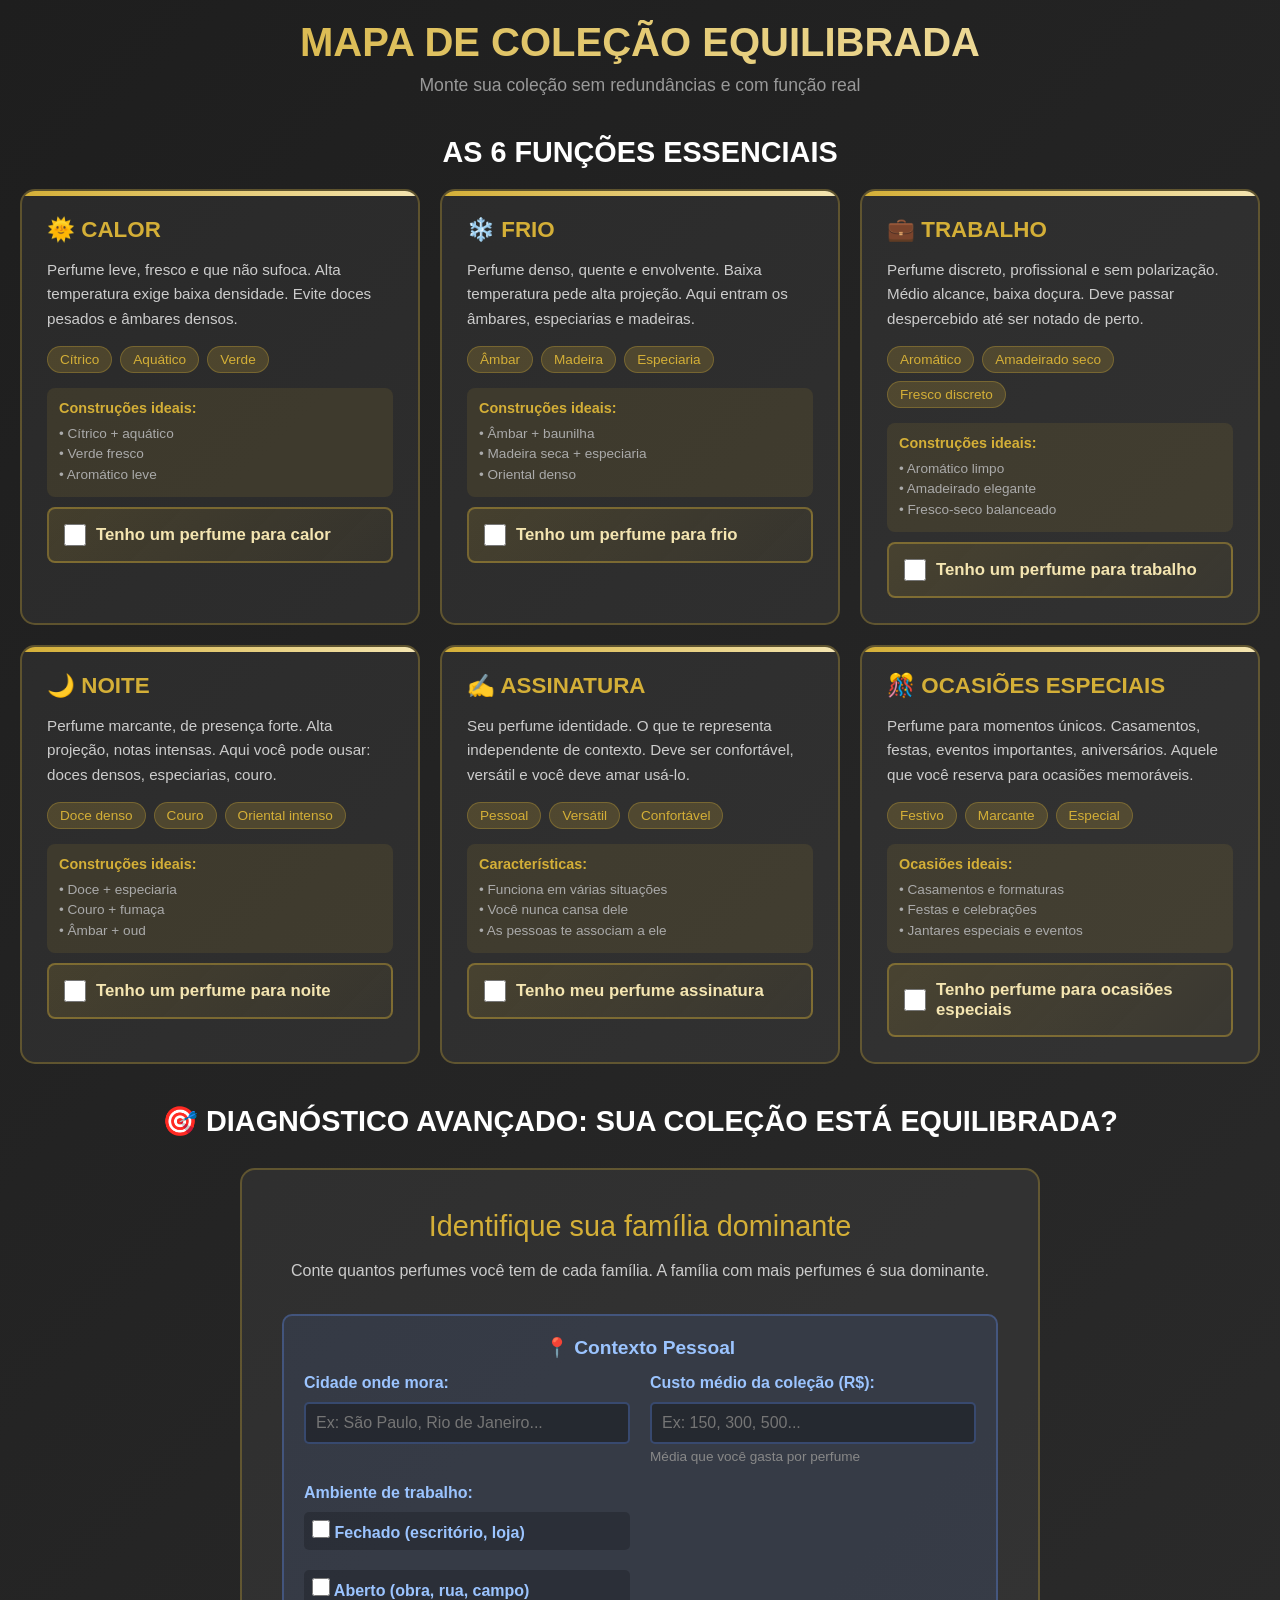
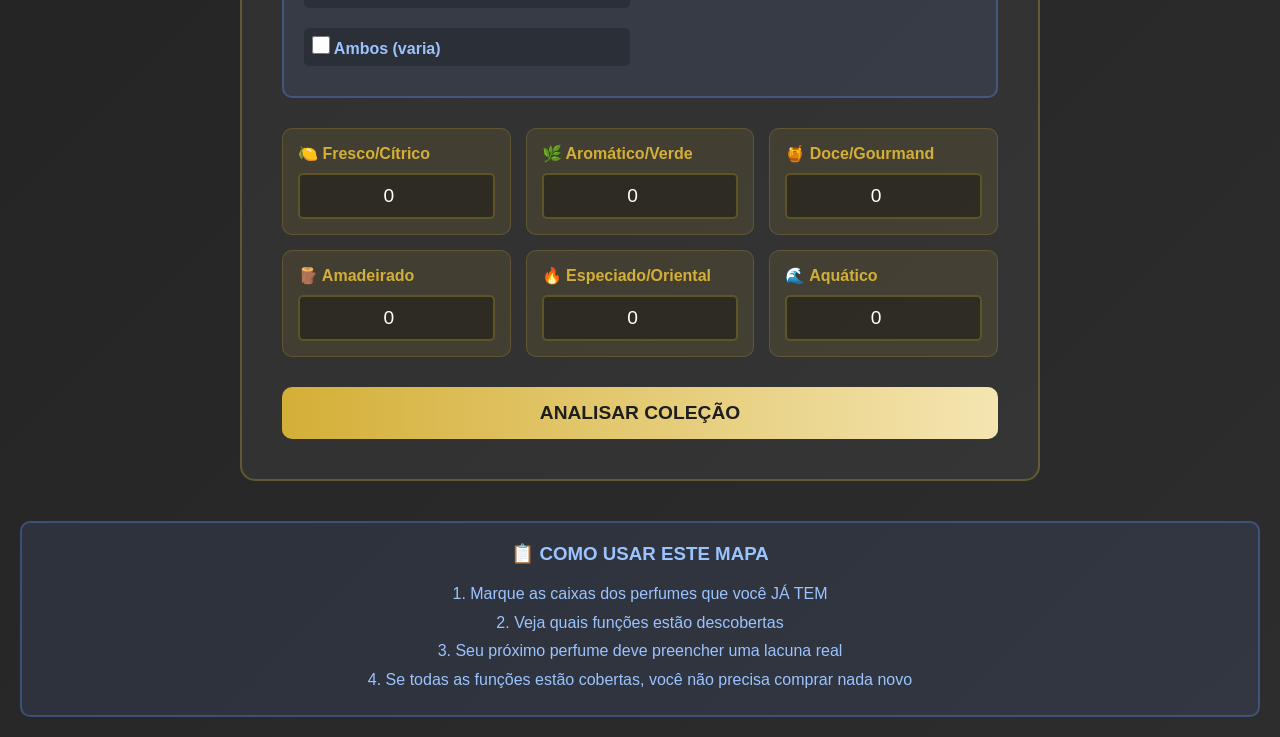
<file: mapa_full_atualizado(1).html>
<!DOCTYPE html>
<html lang="pt-BR">
<head>
    <meta charset="UTF-8">
    <meta name="viewport" content="width=device-width, initial-scale=1.0">
    <title>Mapa de Coleção de Perfumes</title>
    <style>
        * {
            margin: 0;
            padding: 0;
            box-sizing: border-box;
        }

        body {
            font-family: 'Segoe UI', Tahoma, Geneva, Verdana, sans-serif;
            background: linear-gradient(135deg, #1e1e1e 0%, #2d2d2d 100%);
            padding: 20px;
            min-height: 100vh;
        }

        .container {
            max-width: 1400px;
            margin: 0 auto;
        }

        header {
            text-align: center;
            color: white;
            margin-bottom: 40px;
        }

        h1 {
            font-size: 2.5em;
            margin-bottom: 10px;
            background: linear-gradient(90deg, #d4af37, #f4e5b1);
            -webkit-background-clip: text;
            -webkit-text-fill-color: transparent;
        }

        .subtitle {
            color: #999;
            font-size: 1.1em;
        }

        .grid {
            display: grid;
            grid-template-columns: repeat(3, 1fr);
            gap: 20px;
            margin-bottom: 40px;
        }

        .card {
            background: rgba(255, 255, 255, 0.05);
            border: 2px solid rgba(212, 175, 55, 0.3);
            border-radius: 15px;
            padding: 25px;
            transition: all 0.3s ease;
            cursor: pointer;
            position: relative;
            overflow: hidden;
        }

        .card:hover {
            transform: translateY(-5px);
            border-color: #d4af37;
            box-shadow: 0 10px 30px rgba(212, 175, 55, 0.3);
        }

        .card::before {
            content: '';
            position: absolute;
            top: 0;
            left: 0;
            width: 100%;
            height: 5px;
            background: linear-gradient(90deg, #d4af37, #f4e5b1);
        }

        .card-title {
            color: #d4af37;
            font-size: 1.4em;
            margin-bottom: 15px;
            font-weight: 600;
        }

        .card-description {
            color: #ccc;
            font-size: 0.95em;
            line-height: 1.6;
            margin-bottom: 15px;
        }

        .card-tags {
            display: flex;
            flex-wrap: wrap;
            gap: 8px;
            margin-top: 15px;
        }

        .tag {
            background: rgba(212, 175, 55, 0.2);
            color: #d4af37;
            padding: 5px 12px;
            border-radius: 20px;
            font-size: 0.85em;
            border: 1px solid rgba(212, 175, 55, 0.3);
        }

        .examples {
            background: rgba(212, 175, 55, 0.1);
            padding: 12px;
            border-radius: 8px;
            margin-top: 15px;
        }

        .examples-title {
            color: #d4af37;
            font-size: 0.9em;
            font-weight: 600;
            margin-bottom: 8px;
        }

        .examples-list {
            color: #aaa;
            font-size: 0.85em;
            line-height: 1.5;
        }

        .section-title {
            color: white;
            font-size: 1.8em;
            margin: 40px 0 20px 0;
            text-align: center;
        }

        .levels {
            display: flex;
            gap: 20px;
            flex-wrap: wrap;
            justify-content: center;
            margin-top: 30px;
        }

        .level-card {
            background: rgba(255, 255, 255, 0.05);
            border: 2px solid rgba(212, 175, 55, 0.3);
            border-radius: 15px;
            padding: 30px;
            flex: 1;
            min-width: 300px;
            max-width: 400px;
        }

        .level-title {
            color: #d4af37;
            font-size: 1.5em;
            margin-bottom: 20px;
            text-align: center;
        }

        .level-item {
            background: rgba(212, 175, 55, 0.1);
            padding: 12px;
            border-radius: 8px;
            margin-bottom: 10px;
            color: #ccc;
            font-size: 0.95em;
        }

        .level-item strong {
            color: #d4af37;
            display: block;
            margin-bottom: 5px;
        }

        .interactive-note {
            background: rgba(100, 150, 255, 0.1);
            border: 2px solid rgba(100, 150, 255, 0.3);
            border-radius: 10px;
            padding: 20px;
            margin-top: 40px;
            text-align: center;
            color: #9bc4ff;
        }

        .checkbox-container {
            display: flex;
            align-items: center;
            gap: 10px;
            margin-top: 10px;
            padding: 15px;
            background: linear-gradient(135deg, rgba(212, 175, 55, 0.15), rgba(212, 175, 55, 0.05));
            border: 2px solid rgba(212, 175, 55, 0.4);
            border-radius: 8px;
            cursor: pointer;
            transition: all 0.3s ease;
        }

        .checkbox-container:hover {
            background: linear-gradient(135deg, rgba(212, 175, 55, 0.25), rgba(212, 175, 55, 0.1));
            border-color: #d4af37;
            transform: translateX(5px);
        }

        .checkbox-container input {
            width: 22px;
            height: 22px;
            cursor: pointer;
            accent-color: #d4af37;
        }

        .checkbox-container label {
            cursor: pointer;
            flex: 1;
            color: #f4e5b1;
            font-weight: 600;
            font-size: 1.05em;
        }

        @media (max-width: 1024px) {
            .grid {
                grid-template-columns: repeat(2, 1fr);
            }
        }

        @media (max-width: 768px) {
            h1 {
                font-size: 1.8em;
            }
            
            .grid {
                grid-template-columns: 1fr;
            }
        }

        .balance-section {
            display: flex;
            justify-content: center;
            margin-top: 30px;
        }

        .balance-card {
            background: rgba(255, 255, 255, 0.05);
            border: 2px solid rgba(212, 175, 55, 0.3);
            border-radius: 15px;
            padding: 40px;
            max-width: 800px;
            width: 100%;
        }

        .balance-title {
            color: #d4af37;
            font-size: 1.8em;
            margin-bottom: 15px;
            text-align: center;
        }

        .balance-description {
            color: #ccc;
            text-align: center;
            margin-bottom: 30px;
            line-height: 1.6;
        }

        .family-counter {
            display: grid;
            grid-template-columns: repeat(auto-fit, minmax(200px, 1fr));
            gap: 15px;
            margin-bottom: 30px;
        }

        .counter-item {
            background: rgba(212, 175, 55, 0.1);
            padding: 15px;
            border-radius: 10px;
            border: 1px solid rgba(212, 175, 55, 0.2);
        }

        .counter-item label {
            color: #d4af37;
            display: block;
            margin-bottom: 10px;
            font-weight: 600;
        }

        .counter-item input {
            width: 100%;
            padding: 10px;
            font-size: 1.2em;
            text-align: center;
            background: rgba(0, 0, 0, 0.3);
            border: 2px solid rgba(212, 175, 55, 0.3);
            border-radius: 5px;
            color: white;
        }

        .counter-item input:focus {
            outline: none;
            border-color: #d4af37;
        }

        .analyze-btn {
            width: 100%;
            padding: 15px;
            font-size: 1.2em;
            font-weight: 600;
            background: linear-gradient(90deg, #d4af37, #f4e5b1);
            color: #1e1e1e;
            border: none;
            border-radius: 10px;
            cursor: pointer;
            transition: all 0.3s ease;
        }

        .analyze-btn:hover {
            transform: translateY(-2px);
            box-shadow: 0 5px 20px rgba(212, 175, 55, 0.4);
        }

        .result-box {
            margin-top: 30px;
            background: rgba(212, 175, 55, 0.1);
            border: 2px solid #d4af37;
            border-radius: 10px;
            padding: 25px;
        }

        .result-title {
            color: #d4af37;
            font-size: 1.3em;
            font-weight: 600;
            margin-bottom: 20px;
            text-align: center;
        }

        .result-content {
            color: white;
            font-size: 1.1em;
            margin-bottom: 15px;
            padding: 15px;
            background: rgba(0, 0, 0, 0.2);
            border-radius: 8px;
        }

        .result-advice {
            color: #ccc;
            line-height: 1.8;
            margin-bottom: 15px;
            padding: 15px;
            background: rgba(0, 0, 0, 0.2);
            border-radius: 8px;
        }

        .result-next {
            color: #9bc4ff;
            background: rgba(100, 150, 255, 0.1);
            border: 2px solid rgba(100, 150, 255, 0.3);
            padding: 15px;
            border-radius: 8px;
            line-height: 1.8;
        }

        .result-next strong {
            color: #fff;
        }

        .context-section {
            background: rgba(100, 150, 255, 0.1);
            border: 2px solid rgba(100, 150, 255, 0.3);
            padding: 20px;
            border-radius: 10px;
            margin-bottom: 30px;
        }

        .context-title {
            color: #9bc4ff;
            font-size: 1.2em;
            font-weight: 600;
            margin-bottom: 15px;
            text-align: center;
        }

        .context-grid {
            display: grid;
            grid-template-columns: repeat(auto-fit, minmax(250px, 1fr));
            gap: 20px;
        }

        .context-item label {
            color: #9bc4ff;
            display: block;
            margin-bottom: 10px;
            font-weight: 600;
        }

        .context-item input[type="text"] {
            width: 100%;
            padding: 10px;
            font-size: 1em;
            background: rgba(0, 0, 0, 0.3);
            border: 2px solid rgba(100, 150, 255, 0.3);
            border-radius: 5px;
            color: white;
        }

        .context-item input[type="text"]:focus {
            outline: none;
            border-color: #9bc4ff;
        }

        .context-item input[type="number"] {
            width: 100%;
            padding: 10px;
            font-size: 1em;
            background: rgba(0, 0, 0, 0.3);
            border: 2px solid rgba(100, 150, 255, 0.3);
            border-radius: 5px;
            color: white;
        }

        .context-item input[type="number"]:focus {
            outline: none;
            border-color: #9bc4ff;
        }

        .checkbox-group {
            display: flex;
            flex-direction: column;
            gap: 10px;
        }

        .checkbox-label {
            display: flex;
            align-items: center;
            gap: 10px;
            color: #ccc;
            cursor: pointer;
            padding: 8px;
            background: rgba(0, 0, 0, 0.2);
            border-radius: 5px;
            transition: all 0.2s ease;
        }

        .checkbox-label:hover {
            background: rgba(100, 150, 255, 0.1);
        }

        .checkbox-label input[type="checkbox"] {
            width: 18px;
            height: 18px;
            cursor: pointer;
        }

    </style>
</head>
<body>
    <div class="container">
        <header>
            <h1>MAPA DE COLEÇÃO EQUILIBRADA</h1>
            <p class="subtitle">Monte sua coleção sem redundâncias e com função real</p>
        </header>

        <h2 class="section-title">AS 6 FUNÇÕES ESSENCIAIS</h2>
        
        <div class="grid">
            <div class="card">
                <div class="card-title">🌞 CALOR</div>
                <div class="card-description">
                    Perfume leve, fresco e que não sufoca. Alta temperatura exige baixa densidade. Evite doces pesados e âmbares densos.
                </div>
                <div class="card-tags">
                    <span class="tag">Cítrico</span>
                    <span class="tag">Aquático</span>
                    <span class="tag">Verde</span>
                </div>
                <div class="examples">
                    <div class="examples-title">Construções ideais:</div>
                    <div class="examples-list">
                        • Cítrico + aquático<br>
                        • Verde fresco<br>
                        • Aromático leve
                    </div>
                </div>
                <div class="checkbox-container">
                    <input type="checkbox" id="calor">
                    <label for="calor">Tenho um perfume para calor</label>
                </div>
            </div>

            <div class="card">
                <div class="card-title">❄️ FRIO</div>
                <div class="card-description">
                    Perfume denso, quente e envolvente. Baixa temperatura pede alta projeção. Aqui entram os âmbares, especiarias e madeiras.
                </div>
                <div class="card-tags">
                    <span class="tag">Âmbar</span>
                    <span class="tag">Madeira</span>
                    <span class="tag">Especiaria</span>
                </div>
                <div class="examples">
                    <div class="examples-title">Construções ideais:</div>
                    <div class="examples-list">
                        • Âmbar + baunilha<br>
                        • Madeira seca + especiaria<br>
                        • Oriental denso
                    </div>
                </div>
                <div class="checkbox-container">
                    <input type="checkbox" id="frio">
                    <label for="frio">Tenho um perfume para frio</label>
                </div>
            </div>

            <div class="card">
                <div class="card-title">💼 TRABALHO</div>
                <div class="card-description">
                    Perfume discreto, profissional e sem polarização. Médio alcance, baixa doçura. Deve passar despercebido até ser notado de perto.
                </div>
                <div class="card-tags">
                    <span class="tag">Aromático</span>
                    <span class="tag">Amadeirado seco</span>
                    <span class="tag">Fresco discreto</span>
                </div>
                <div class="examples">
                    <div class="examples-title">Construções ideais:</div>
                    <div class="examples-list">
                        • Aromático limpo<br>
                        • Amadeirado elegante<br>
                        • Fresco-seco balanceado
                    </div>
                </div>
                <div class="checkbox-container">
                    <input type="checkbox" id="trabalho">
                    <label for="trabalho">Tenho um perfume para trabalho</label>
                </div>
            </div>

            <div class="card">
                <div class="card-title">🌙 NOITE</div>
                <div class="card-description">
                    Perfume marcante, de presença forte. Alta projeção, notas intensas. Aqui você pode ousar: doces densos, especiarias, couro.
                </div>
                <div class="card-tags">
                    <span class="tag">Doce denso</span>
                    <span class="tag">Couro</span>
                    <span class="tag">Oriental intenso</span>
                </div>
                <div class="examples">
                    <div class="examples-title">Construções ideais:</div>
                    <div class="examples-list">
                        • Doce + especiaria<br>
                        • Couro + fumaça<br>
                        • Âmbar + oud
                    </div>
                </div>
                <div class="checkbox-container">
                    <input type="checkbox" id="noite">
                    <label for="noite">Tenho um perfume para noite</label>
                </div>
            </div>

            <div class="card">
                <div class="card-title">✍️ ASSINATURA</div>
                <div class="card-description">
                    Seu perfume identidade. O que te representa independente de contexto. Deve ser confortável, versátil e você deve amar usá-lo.
                </div>
                <div class="card-tags">
                    <span class="tag">Pessoal</span>
                    <span class="tag">Versátil</span>
                    <span class="tag">Confortável</span>
                </div>
                <div class="examples">
                    <div class="examples-title">Características:</div>
                    <div class="examples-list">
                        • Funciona em várias situações<br>
                        • Você nunca cansa dele<br>
                        • As pessoas te associam a ele
                    </div>
                </div>
                <div class="checkbox-container">
                    <input type="checkbox" id="assinatura">
                    <label for="assinatura">Tenho meu perfume assinatura</label>
                </div>
            </div>

            <div class="card">
                <div class="card-title">🎊 OCASIÕES ESPECIAIS</div>
                <div class="card-description">
                    Perfume para momentos únicos. Casamentos, festas, eventos importantes, aniversários. Aquele que você reserva para ocasiões memoráveis.
                </div>
                <div class="card-tags">
                    <span class="tag">Festivo</span>
                    <span class="tag">Marcante</span>
                    <span class="tag">Especial</span>
                </div>
                <div class="examples">
                    <div class="examples-title">Ocasiões ideais:</div>
                    <div class="examples-list">
                        • Casamentos e formaturas<br>
                        • Festas e celebrações<br>
                        • Jantares especiais e eventos
                    </div>
                </div>
                <div class="checkbox-container">
                    <input type="checkbox" id="ocasioes">
                    <label for="ocasioes">Tenho perfume para ocasiões especiais</label>
                </div>
            </div>
        </div>

        <h2 class="section-title">🎯 DIAGNÓSTICO AVANÇADO: SUA COLEÇÃO ESTÁ EQUILIBRADA?</h2>
        
        <div class="balance-section">
            <div class="balance-card">
                <div class="balance-title">Identifique sua família dominante</div>
                <div class="balance-description">
                    Conte quantos perfumes você tem de cada família. A família com mais perfumes é sua dominante.
                </div>

                <div class="context-section">
                    <div class="context-title">📍 Contexto Pessoal</div>
                    <div class="context-grid">
                        <div class="context-item">
                            <label for="cidade">Cidade onde mora:</label>
                            <input type="text" id="cidade" placeholder="Ex: São Paulo, Rio de Janeiro...">
                        </div>
                        <div class="context-item">
                            <label for="custo-medio">Custo médio da coleção (R$):</label>
                            <input type="number" id="custo-medio" placeholder="Ex: 150, 300, 500..." min="0">
                            <div style="color: #888; font-size: 0.85em; margin-top: 5px;">Média que você gasta por perfume</div>
                        </div>
                        <div class="context-item">
                            <label>Ambiente de trabalho:</label>
                            <div class="checkbox-group">
                                <label class="checkbox-label">
                                    <input type="checkbox" id="amb-fechado" value="fechado">
                                    <span>Fechado (escritório, loja)</span>
                                </label>
                                <label class="checkbox-label">
                                    <input type="checkbox" id="amb-aberto" value="aberto">
                                    <span>Aberto (obra, rua, campo)</span>
                                </label>
                                <label class="checkbox-label">
                                    <input type="checkbox" id="amb-ambos" value="ambos">
                                    <span>Ambos (varia)</span>
                                </label>
                            </div>
                        </div>
                    </div>
                </div>
                
                <div class="family-counter">
                    <div class="counter-item">
                        <label>🍋 Fresco/Cítrico</label>
                        <input type="number" id="fresco" min="0" max="20" value="0">
                    </div>
                    <div class="counter-item">
                        <label>🌿 Aromático/Verde</label>
                        <input type="number" id="aromatico" min="0" max="20" value="0">
                    </div>
                    <div class="counter-item">
                        <label>🍯 Doce/Gourmand</label>
                        <input type="number" id="doce" min="0" max="20" value="0">
                    </div>
                    <div class="counter-item">
                        <label>🪵 Amadeirado</label>
                        <input type="number" id="amadeirado" min="0" max="20" value="0">
                    </div>
                    <div class="counter-item">
                        <label>🔥 Especiado/Oriental</label>
                        <input type="number" id="especiado" min="0" max="20" value="0">
                    </div>
                    <div class="counter-item">
                        <label>🌊 Aquático</label>
                        <input type="number" id="aquatico" min="0" max="20" value="0">
                    </div>
                </div>

                <button class="analyze-btn" onclick="analyzeCollection()">ANALISAR COLEÇÃO</button>

                <div id="result" class="result-box" style="display: none;">
                    <div class="result-title">📊 RESULTADO DA ANÁLISE</div>
                    <div id="dominant-family" class="result-content"></div>
                    <div id="balance-advice" class="result-advice"></div>
                    <div id="next-purchase" class="result-next"></div>
                </div>
            </div>
        </div>

        <div class="interactive-note">
            <h3 style="margin-bottom: 15px;">📋 COMO USAR ESTE MAPA</h3>
            <p style="line-height: 1.8;">
                1. Marque as caixas dos perfumes que você JÁ TEM<br>
                2. Veja quais funções estão descobertas<br>
                3. Seu próximo perfume deve preencher uma lacuna real<br>
                4. Se todas as funções estão cobertas, você não precisa comprar nada novo
            </p>
        </div>
    </div>

    <script>
        // Salvar estado dos checkboxes
        document.querySelectorAll('input[type="checkbox"]').forEach(checkbox => {
            checkbox.addEventListener('change', function() {
                localStorage.setItem(this.id, this.checked);
            });
            
            // Carregar estado salvo
            const saved = localStorage.getItem(checkbox.id);
            if (saved === 'true') {
                checkbox.checked = true;
            }
        });

        // Analisar coleção
        function analyzeCollection() {
            const families = {
                'fresco': { name: '🍋 Fresco/Cítrico', value: parseInt(document.getElementById('fresco').value) || 0 },
                'aromatico': { name: '🌿 Aromático/Verde', value: parseInt(document.getElementById('aromatico').value) || 0 },
                'doce': { name: '🍯 Doce/Gourmand', value: parseInt(document.getElementById('doce').value) || 0 },
                'amadeirado': { name: '🪵 Amadeirado', value: parseInt(document.getElementById('amadeirado').value) || 0 },
                'especiado': { name: '🔥 Especiado/Oriental', value: parseInt(document.getElementById('especiado').value) || 0 },
                'aquatico': { name: '🌊 Aquático', value: parseInt(document.getElementById('aquatico').value) || 0 }
            };

            const total = Object.values(families).reduce((sum, f) => sum + f.value, 0);

            if (total === 0) {
                alert('Adicione pelo menos 1 perfume para analisar');
                return;
            }

            // Pegar contexto pessoal
            const cidade = document.getElementById('cidade').value.trim();
            const custoMedio = parseInt(document.getElementById('custo-medio').value) || 0;
            const ambFechado = document.getElementById('amb-fechado').checked;
            const ambAberto = document.getElementById('amb-aberto').checked;
            const ambAmbos = document.getElementById('amb-ambos').checked;

            // Detectar clima da região
            const cidadesQuentes = ['manaus', 'fortaleza', 'recife', 'salvador', 'natal', 'belém', 'rio de janeiro', 'vitória', 'maceió', 'aracaju', 'teresina', 'palmas', 'cuiabá', 'campo grande', 'goiânia', 'brasília'];
            const cidadesFrias = ['curitiba', 'florianópolis', 'porto alegre', 'caxias do sul', 'gramado', 'canela', 'blumenau', 'joinville'];
            
            let climaRegiao = 'temperado';
            const cidadeLower = cidade.toLowerCase();
            
            if (cidadesQuentes.some(c => cidadeLower.includes(c))) {
                climaRegiao = 'quente';
            } else if (cidadesFrias.some(c => cidadeLower.includes(c))) {
                climaRegiao = 'frio';
            }

            // Contar famílias representadas
            const familiesRepresented = Object.values(families).filter(f => f.value > 0).length;

            // Encontrar família dominante
            let dominant = null;
            let maxValue = 0;
            Object.entries(families).forEach(([key, data]) => {
                if (data.value > maxValue) {
                    maxValue = data.value;
                    dominant = { key, ...data };
                }
            });

            const percentage = ((maxValue / total) * 100).toFixed(0);

            // CALCULAR NÍVEL DO COLECIONADOR
            let level = '';
            let levelEmoji = '';
            let levelAdvice = '';

            if (total >= 1 && total <= 5) {
                levelEmoji = '🎯';
                level = 'INICIANTE';
                levelAdvice = 'Você está começando. Foque nas 5 funções básicas (calor, frio, trabalho, noite, assinatura) antes de diversificar.';
            } else if (total >= 6 && total <= 10) {
                if (familiesRepresented >= 4 && percentage < 50) {
                    levelEmoji = '⚡';
                    level = 'INTERMEDIÁRIO';
                    levelAdvice = 'Coleção crescendo bem. Continue diversificando e evite redundâncias na família dominante.';
                } else {
                    levelEmoji = '⚠️';
                    level = 'INTERMEDIÁRIO (com desequilíbrio)';
                    levelAdvice = 'Você tem quantidade de intermediário, mas está comprando muito da mesma família. Diversifique antes de expandir.';
                }
            } else if (total >= 11 && total <= 15) {
                if (familiesRepresented >= 5 && percentage <= 40) {
                    levelEmoji = '🔥';
                    level = 'AVANÇADO';
                    levelAdvice = 'Coleção madura e equilibrada. Cada novo perfume deve preencher uma subfunção específica (ex: calor extremo, trabalho formal).';
                } else {
                    levelEmoji = '⚠️';
                    level = 'AVANÇADO (com redundância)';
                    levelAdvice = 'Você tem muitos perfumes, mas com sobreposição. Identifique os redundantes e considere vender/trocar antes de comprar mais.';
                }
            } else {
                if (percentage <= 35 && familiesRepresented >= 5) {
                    levelEmoji = '👑';
                    level = 'COLECIONADOR EQUILIBRADO';
                    levelAdvice = 'Coleção extensa e diversificada. Agora o foco é: cada perfume tem função clara ou você está acumulando?';
                } else {
                    levelEmoji = '⚠️';
                    level = 'COLECIONADOR (com acúmulo)';
                    levelAdvice = 'Você tem MUITOS perfumes, mas está acumulando redundâncias. Pare de comprar. Venda os que não usa e reorganize.';
                }
            }

            // Encontrar famílias ausentes ou fracas
            const missing = Object.entries(families)
                .filter(([key, data]) => data.value === 0)
                .map(([key, data]) => ({ key, ...data }));
            
            const weak = Object.entries(families)
                .filter(([key, data]) => data.value === 1)
                .map(([key, data]) => ({ key, ...data }));

            // Gerar análise
            const resultDiv = document.getElementById('result');
            const dominantDiv = document.getElementById('dominant-family');
            const adviceDiv = document.getElementById('balance-advice');
            const nextDiv = document.getElementById('next-purchase');

            // Contexto pessoal
            let contextoHTML = '';
            if (cidade) {
                let climaEmoji = climaRegiao === 'quente' ? '🌡️' : climaRegiao === 'frio' ? '❄️' : '🌤️';
                contextoHTML += `<strong>Sua região:</strong> ${cidade} ${climaEmoji} (clima ${climaRegiao})<br>`;
            }
            if (custoMedio > 0) {
                let faixaOrcamento = '';
                let tipoCategoria = '';
                
                if (custoMedio <= 350) {
                    faixaOrcamento = 'econômica';
                    tipoCategoria = ' (nacionais, inspirados, árabes)';
                } else if (custoMedio > 350 && custoMedio < 1500) {
                    faixaOrcamento = 'intermediária';
                    tipoCategoria = ' (designers importados)';
                } else {
                    faixaOrcamento = 'premium';
                    tipoCategoria = ' (marcas de nicho)';
                }
                
                contextoHTML += `<strong>Custo médio:</strong> R$ ${custoMedio} (faixa ${faixaOrcamento}${tipoCategoria})<br>`;
            }
            if (ambFechado || ambAberto || ambAmbos) {
                let ambientes = [];
                if (ambFechado) ambientes.push('Fechado');
                if (ambAberto) ambientes.push('Aberto');
                if (ambAmbos) ambientes.push('Ambos');
                contextoHTML += `<strong>Ambiente de trabalho:</strong> ${ambientes.join(', ')}<br>`;
            }

            dominantDiv.innerHTML = `
                <div style="background: rgba(212, 175, 55, 0.15); padding: 15px; border-radius: 8px; margin-bottom: 15px; border-left: 4px solid #d4af37;">
                    <div style="font-size: 1.3em; margin-bottom: 10px;">${levelEmoji} <strong>SEU NÍVEL: ${level}</strong></div>
                    <div style="color: #ccc; font-size: 0.95em;">${levelAdvice}</div>
                </div>
                ${contextoHTML}
                <strong>Total de perfumes:</strong> ${total}<br>
                <strong>Famílias representadas:</strong> ${familiesRepresented}/6<br>
                <strong>Família dominante:</strong> ${dominant.name} (${maxValue} perfumes - ${percentage}%)
            `;

            // Análise e conselhos
            let advice = '';
            let status = '';

            if (percentage >= 50) {
                status = '⚠️ <strong>COLEÇÃO DESBALANCEADA</strong>';
                advice = `Você está viciado em ${dominant.name}. Isso cria redundância — você tem vários perfumes fazendo a mesma função. `;
                advice += `<br><br><strong>Problema:</strong> Quando você quer usar algo diferente, não tem opção real. Você sempre volta para a mesma zona de conforto.`;
            } else if (percentage >= 35) {
                status = '⚡ <strong>COLEÇÃO COM VIÉS</strong>';
                advice = `${dominant.name} domina sua coleção, mas ainda há variedade. Isso não é ruim se for intencional. `;
                advice += `<br><br><strong>Atenção:</strong> Seu próximo perfume NÃO deve ser dessa família, a menos que você tenha uma lacuna funcional real.`;
            } else {
                status = '✅ <strong>COLEÇÃO EQUILIBRADA</strong>';
                advice = `Sua coleção tem boa distribuição entre famílias. Você tem opções reais para diferentes contextos. `;
                advice += `Continue expandindo as famílias mais fracas antes de adicionar mais na dominante.`;
            }

            adviceDiv.innerHTML = status + '<br><br>' + advice;

            // RECOMENDAÇÕES PERSONALIZADAS BASEADAS EM FAMÍLIAS FALTANTES
            let nextPurchase = '<strong>🎯 RECOMENDAÇÕES PERSONALIZADAS:</strong><br><br>';
            
            if (missing.length > 0 || weak.length > 0) {
                nextPurchase += '<div style="background: rgba(212, 175, 55, 0.1); padding: 15px; border-radius: 8px; margin-bottom: 15px;">';
                nextPurchase += '<strong>Famílias que você precisa adicionar:</strong><br><br>';
                
                // Recomendações específicas para cada família faltante
                [...missing, ...weak].forEach(family => {
                    nextPurchase += `<div style="margin-bottom: 12px; padding-left: 10px; border-left: 3px solid #d4af37;">`;
                    nextPurchase += `<strong>${family.name}</strong><br>`;
                    
                    // Recomendações específicas por família
                    if (family.key === 'fresco') {
                        nextPurchase += '<span style="color: #aaa;">→ Essencial para calor e verão. Ideal para: trabalho em ambiente aberto, dias quentes, pós-treino.</span><br>';
                        nextPurchase += '<span style="color: #888; font-size: 0.9em;">Exemplos: cítricos limpos, água de colônia, bergamota + lavanda.</span>';
                    } else if (family.key === 'aromatico') {
                        nextPurchase += '<span style="color: #aaa;">→ Versátil e profissional. Ideal para: trabalho em ambiente fechado, reuniões, uso diário discreto.</span><br>';
                        nextPurchase += '<span style="color: #888; font-size: 0.9em;">Exemplos: lavanda + sálvia, aromático fougère, verde herbal.</span>';
                    } else if (family.key === 'doce') {
                        nextPurchase += '<span style="color: #aaa;">→ Presença marcante. Ideal para: noite, encontros, frio, eventos sociais.</span><br>';
                        nextPurchase += '<span style="color: #888; font-size: 0.9em;">Exemplos: baunilha + caramelo, tabaco doce, âmbar gourmand.</span>';
                    } else if (family.key === 'amadeirado') {
                        nextPurchase += '<span style="color: #aaa;">→ Elegante e atemporal. Ideal para: trabalho formal, outono/inverno, assinatura masculina clássica.</span><br>';
                        nextPurchase += '<span style="color: #888; font-size: 0.9em;">Exemplos: sândalo seco, cedro + vetiver, madeira nobre.</span>';
                    } else if (family.key === 'especiado') {
                        nextPurchase += '<span style="color: #aaa;">→ Densidade e caráter. Ideal para: frio intenso, noite, quando quer impactar.</span><br>';
                        nextPurchase += '<span style="color: #888; font-size: 0.9em;">Exemplos: canela + cravo, pimenta + incenso, especiaria oriental.</span>';
                    } else if (family.key === 'aquatico') {
                        nextPurchase += '<span style="color: #aaa;">→ Frescor limpo e moderno. Ideal para: calor extremo, praia, esportes, ambiente casual.</span><br>';
                        nextPurchase += '<span style="color: #888; font-size: 0.9em;">Exemplos: água marinha, ozônico, melão aquático.</span>';
                    }
                    
                    nextPurchase += `</div>`;
                });
                
                nextPurchase += '</div>';

                // Recomendação baseada em clima
                if (cidade) {
                    nextPurchase += '<div style="background: rgba(100, 150, 255, 0.1); padding: 15px; border-radius: 8px; margin-bottom: 15px;">';
                    nextPurchase += '<strong>📍 Baseado no seu clima:</strong><br><br>';
                    
                    if (climaRegiao === 'quente') {
                        if (families.fresco.value === 0 || families.aquatico.value === 0) {
                            nextPurchase += '🌡️ Você mora em região quente e NÃO tem Fresco/Cítrico ou Aquático? Isso é prioridade máxima.<br>';
                            nextPurchase += 'Sem eles, você vai sofrer no calor ou usar perfumes inadequados que sufocam.';
                        } else {
                            nextPurchase += '✅ Você tem opções para o calor da sua região. Continue mantendo essas famílias leves na rotação.';
                        }
                    } else if (climaRegiao === 'frio') {
                        if (families.doce.value === 0 || families.especiado.value === 0) {
                            nextPurchase += '❄️ Você mora em região fria e NÃO tem Doce ou Especiado? Adicione urgente.<br>';
                            nextPurchase += 'Frescos e aquáticos vão desaparecer no frio. Você precisa de densidade.';
                        } else {
                            nextPurchase += '✅ Você tem opções para o frio da sua região. Aproveite para usar os densos e especiados.';
                        }
                    } else {
                        nextPurchase += '🌤️ Clima temperado exige versatilidade. Certifique-se de ter opções para ambas as estações.';
                    }
                    
                    nextPurchase += '</div>';
                }

                // Recomendação baseada em ambiente de trabalho
                if (ambFechado || ambAberto || ambAmbos) {
                    nextPurchase += '<div style="background: rgba(100, 150, 255, 0.1); padding: 15px; border-radius: 8px; margin-bottom: 15px;">';
                    nextPurchase += '<strong>💼 Baseado no seu trabalho:</strong><br><br>';
                    
                    if (ambFechado || ambAmbos) {
                        if (families.aromatico.value === 0) {
                            nextPurchase += '🏢 Ambiente fechado exige discretos! Aromático/Verde é ESSENCIAL para não incomodar.<br>';
                            nextPurchase += 'Evite doces densos e árabes no escritório — você vai ser "aquele cara do perfume forte".';
                        } else {
                            nextPurchase += '✅ Você tem opções para ambiente fechado. Use aromáticos e amadeirados secos no trabalho.';
                        }
                    }
                    
                    if (ambAberto || ambAmbos) {
                        nextPurchase += '<br>🌳 Ambiente aberto permite mais liberdade. Você pode usar perfumes com mais projeção sem medo.';
                    }
                    
                    nextPurchase += '</div>';
                }
                
            } else {
                nextPurchase += 'Todas as famílias estão representadas. Escolha baseado em <strong>função</strong> (calor, frio, trabalho, noite) que esteja faltando.';
            }

            // Próximos passos baseados no nível
            if (level.includes('INICIANTE')) {
                nextPurchase += `<br>🎯 <strong>PRÓXIMO PASSO:</strong> Complete as 5 funções básicas antes de pensar em variedade de famílias.`;
            } else if (level.includes('redundância') || level.includes('acúmulo')) {
                nextPurchase += `<br>🛑 <strong>PARE DE COMPRAR.</strong> Identifique perfumes redundantes, venda ou troque, e só compre quando identificar uma lacuna funcional real.`;
            }

            // Regra de ouro
            nextPurchase += `<br><br>🎯 <strong>REGRA DE OURO:</strong> Se você não consegue pensar em 3 situações específicas onde usaria o perfume que está pensando em comprar, você NÃO precisa dele.`;

            // SISTEMA DE RECOMENDAÇÃO DE 3 PERFUMES ESPECÍFICOS
            if (missing.length > 0 || weak.length > 0) {
                nextPurchase += `<br><br><div style="background: linear-gradient(135deg, rgba(212, 175, 55, 0.2), rgba(212, 175, 55, 0.05)); padding: 20px; border-radius: 10px; border: 2px solid #d4af37;">`;
                nextPurchase += `<div style="font-size: 1.2em; color: #d4af37; font-weight: 600; margin-bottom: 15px; text-align: center;">🎁 3 RECOMENDAÇÕES PARA EQUILIBRAR SUA COLEÇÃO</div>`;
                nextPurchase += `<div style="color: #aaa; text-align: center; margin-bottom: 20px; font-size: 0.9em;">Baseado no seu clima, orçamento e lacunas identificadas</div>`;
                
                // Base de dados de perfumes por família e faixa de preço
                const perfumeDatabase = {
                    fresco: {
                        economico: [
                            { nome: "Água de Cheiro Acqua Fresca", preco: "80-120", desc: "Nacional fresco cítrico para calor intenso" },
                            { nome: "Eudora Soul Fresh", preco: "100-150", desc: "Nacional aquático clean, dia a dia" },
                            { nome: "Lattitude Inspire (inspirado Invictus)", preco: "150-250", desc: "Inspirado fresco marinho, ótima performance" },
                            { nome: "Cheiro de Banho Brisas do Atlântico", preco: "120-180", desc: "Nacional aquático fresco, alta fixação" }
                        ],
                        intermediario: [
                            { nome: "Versace Pour Homme", preco: "280-380", desc: "Cítrico elegante com notas aquáticas" },
                            { nome: "Dolce & Gabbana Light Blue", preco: "350-480", desc: "Cítrico sofisticado, muito versátil" },
                            { nome: "Acqua di Giò Profumo", preco: "400-550", desc: "Aquático denso, funciona ano todo" },
                            { nome: "Prada Luna Rossa Ocean", preco: "380-520", desc: "Aquático aromático moderno" }
                        ],
                        premium: [
                            { nome: "Creed Aventus Cologne", preco: "1600-2200", desc: "Nicho fresco premium com performance excepcional" },
                            { nome: "Tom Ford Neroli Portofino", preco: "1800-2400", desc: "Nicho cítrico luxuoso, assinatura de verão" },
                            { nome: "Parfums de Marly Percival", preco: "1500-2000", desc: "Nicho fresco amadeirado de alta qualidade" },
                            { nome: "Creed Silver Mountain Water", preco: "1600-2100", desc: "Nicho aromático verde premium" }
                        ]
                    },
                    aromatico: {
                        economico: [
                            { nome: "Natura Homem Essence", preco: "120-180", desc: "Nacional aromático discreto para trabalho" },
                            { nome: "O Boticário Malbec Bleu", preco: "150-220", desc: "Nacional aromático elegante, profissional" },
                            { nome: "Lattitude Route (inspirado Sauvage)", preco: "180-280", desc: "Inspirado aromático pimenta, versátil" },
                            { nome: "Paris Elysees La Vie Est Belle Homme", preco: "100-150", desc: "Nacional aromático limpo para dia a dia" }
                        ],
                        intermediario: [
                            { nome: "Dior Sauvage EDT", preco: "380-520", desc: "Aromático pimenta, extremamente versátil" },
                            { nome: "Bleu de Chanel EDT", preco: "420-580", desc: "Aromático cítrico sofisticado" },
                            { nome: "Prada L'Homme", preco: "350-480", desc: "Aromático íris clean para trabalho" },
                            { nome: "Versace Dylan Blue", preco: "300-420", desc: "Aromático aquático moderno" }
                        ],
                        premium: [
                            { nome: "Tom Ford Grey Vetiver", preco: "1600-2200", desc: "Nicho aromático elegante para trabalho formal" },
                            { nome: "Hermès Terre d'Hermès", preco: "1500-2000", desc: "Nicho aromático cítrico atemporal" },
                            { nome: "Creed Green Irish Tweed", preco: "1700-2300", desc: "Nicho aromático verde clássico" },
                            { nome: "Tom Ford Vert Bohème", preco: "2200-2800", desc: "Nicho aromático verde premium" }
                        ]
                    },
                    doce: {
                        economico: [
                            { nome: "O Boticário Malbec", preco: "120-180", desc: "Nacional doce amadeirado para noite" },
                            { nome: "Ferrari Black", preco: "150-220", desc: "Nacional doce especiado intenso" },
                            { nome: "Mahogany Leather Red (inspirado 1 Million)", preco: "180-280", desc: "Inspirado doce especiado noturno" },
                            { nome: "Afnan 9PM", preco: "200-320", desc: "Árabe doce para noites frias, alta projeção" }
                        ],
                        intermediario: [
                            { nome: "Paco Rabanne 1 Million", preco: "350-480", desc: "Doce especiado para noite" },
                            { nome: "Viktor & Rolf Spicebomb", preco: "400-550", desc: "Doce especiado intenso para frio" },
                            { nome: "Yves Saint Laurent La Nuit de L'Homme", preco: "380-520", desc: "Doce cardamomo elegante" },
                            { nome: "Jean Paul Gaultier Le Male Le Parfum", preco: "420-580", desc: "Doce oriental denso" }
                        ],
                        premium: [
                            { nome: "Initio Oud for Greatness", preco: "1800-2400", desc: "Nicho doce oud poderoso, presença máxima" },
                            { nome: "Parfums de Marly Layton", preco: "1600-2200", desc: "Nicho doce especiado de luxo" },
                            { nome: "Xerjoff Naxos", preco: "1700-2300", desc: "Nicho doce tabaco mel premium" },
                            { nome: "Tom Ford Tobacco Vanille", preco: "1800-2500", desc: "Nicho especiado tabaco baunilha icônico" }
                        ]
                    },
                    amadeirado: {
                        economico: [
                            { nome: "Natura Kaiak Tradicional", preco: "80-130", desc: "Nacional amadeirado clássico versátil" },
                            { nome: "O Boticário Coffee Man", preco: "120-180", desc: "Nacional amadeirado café elegante" },
                            { nome: "Lattitude Legend (inspirado Montblanc Legend)", preco: "180-280", desc: "Inspirado amadeirado discreto profissional" },
                            { nome: "Club de Nuit Intense Man", preco: "250-350", desc: "Árabe amadeirado frutal (tipo Aventus)" }
                        ],
                        intermediario: [
                            { nome: "Bleu de Chanel Parfum", preco: "550-750", desc: "Amadeirado denso, assinatura premium" },
                            { nome: "Givenchy Gentleman EDP", preco: "400-550", desc: "Amadeirado íris couro elegante" },
                            { nome: "Dior Homme Intense", preco: "450-600", desc: "Amadeirado íris sofisticado" },
                            { nome: "Prada L'Homme Intense", preco: "380-520", desc: "Amadeirado âmbar discreto" }
                        ],
                        premium: [
                            { nome: "Creed Aventus", preco: "1800-2500", desc: "Nicho amadeirado frutal icônico" },
                            { nome: "Tom Ford Oud Wood", preco: "1800-2400", desc: "Nicho amadeirado oud acessível e elegante" },
                            { nome: "Parfums de Marly Herod", preco: "1600-2200", desc: "Nicho amadeirado tabaco canela premium" },
                            { nome: "Roja Dove Elysium", preco: "2200-3000", desc: "Nicho amadeirado cítrico de luxo absoluto" }
                        ]
                    },
                    especiado: {
                        economico: [
                            { nome: "Jequiti Make B. Boticollection", preco: "100-150", desc: "Nacional especiado doce para noite" },
                            { nome: "Eudora Glamour Secrets Black", preco: "120-180", desc: "Nacional especiado intenso noturno" },
                            { nome: "Rasasi La Yuqawam", preco: "200-320", desc: "Árabe especiado tabaco para frio extremo" },
                            { nome: "Armaf Club de Nuit Intense", preco: "180-280", desc: "Árabe especiado amadeirado potente" }
                        ],
                        intermediario: [
                            { nome: "Armani Code Profumo", preco: "400-550", desc: "Especiado doce para noites frias" },
                            { nome: "Dior Homme Parfum", preco: "500-700", desc: "Especiado íris couro denso" },
                            { nome: "Azzaro Wanted by Night", preco: "350-480", desc: "Especiado canela intenso" },
                            { nome: "Giorgio Armani Stronger With You Intensely", preco: "380-520", desc: "Especiado doce moderno" }
                        ],
                        premium: [
                            { nome: "Initio Side Effect", preco: "1800-2400", desc: "Nicho especiado tabaco rum premium" },
                            { nome: "Parfums de Marly Oajan", preco: "1700-2300", desc: "Nicho especiado canela mel de luxo" },
                            { nome: "Amouage Interlude Man", preco: "1600-2200", desc: "Nicho especiado incenso complexo" },
                            { nome: "Roja Dove Enigma", preco: "2500-3500", desc: "Nicho especiado oriental absoluto" }
                        ]
                    },
                    aquatico: {
                        economico: [
                            { nome: "Natura Homem Verano", preco: "100-150", desc: "Nacional aquático para calor intenso" },
                            { nome: "Jequiti Oceano Atlantis", preco: "80-130", desc: "Nacional aquático fresco praia" },
                            { nome: "Paris Elysees Vodka Man", preco: "100-150", desc: "Nacional aquático clean para verão" },
                            { nome: "Davidoff Cool Water", preco: "180-280", desc: "Aquático clássico para calor" }
                        ],
                        intermediario: [
                            { nome: "Acqua di Giò Profondo", preco: "400-550", desc: "Aquático marinho moderno" },
                            { nome: "Chanel Allure Homme Sport Eau Extrême", preco: "480-650", desc: "Aquático fresco esportivo premium" },
                            { nome: "Issey Miyake L'Eau d'Issey Pour Homme", preco: "350-480", desc: "Aquático yuzu elegante" },
                            { nome: "Bvlgari Aqva Pour Homme", preco: "380-520", desc: "Aquático marinho sofisticado" }
                        ],
                        premium: [
                            { nome: "Creed Virgin Island Water", preco: "1700-2300", desc: "Nicho aquático tropical premium" },
                            { nome: "Parfums de Marly Sedley", preco: "1600-2200", desc: "Nicho aquático bergamota elegante" },
                            { nome: "Acqua di Parma Blu Mediterraneo", preco: "1500-2000", desc: "Nicho aquático italiano luxuoso" },
                            { nome: "Creed Millésime Impérial", preco: "1800-2400", desc: "Nicho aquático frutal icônico" }
                        ]
                    }
                };

                // Determinar faixa de orçamento
                let faixaOrcamento = 'intermediario';
                if (custoMedio > 0) {
                    if (custoMedio <= 350) faixaOrcamento = 'economico';
                    else if (custoMedio > 350 && custoMedio < 1500) faixaOrcamento = 'intermediario';
                    else faixaOrcamento = 'premium';
                }

                // Priorizar famílias baseado em contexto
                let prioridades = [...missing, ...weak];
                
                // Ajustar prioridades baseado em clima
                if (climaRegiao === 'quente') {
                    prioridades = prioridades.sort((a, b) => {
                        const ordemCalor = ['fresco', 'aquatico', 'aromatico', 'amadeirado', 'doce', 'especiado'];
                        return ordemCalor.indexOf(a.key) - ordemCalor.indexOf(b.key);
                    });
                } else if (climaRegiao === 'frio') {
                    prioridades = prioridades.sort((a, b) => {
                        const ordemFrio = ['especiado', 'doce', 'amadeirado', 'aromatico', 'fresco', 'aquatico'];
                        return ordemFrio.indexOf(a.key) - ordemFrio.indexOf(b.key);
                    });
                }

                // Ajustar prioridades baseado em ambiente de trabalho
                if ((ambFechado || ambAmbos) && prioridades.some(p => p.key === 'aromatico')) {
                    prioridades = prioridades.sort((a, b) => {
                        if (a.key === 'aromatico') return -1;
                        if (b.key === 'aromatico') return 1;
                        return 0;
                    });
                }

                // Gerar 3 recomendações
                let recomendacoes = [];
                let familiasUsadas = new Set();

                for (let i = 0; i < Math.min(3, prioridades.length); i++) {
                    const familia = prioridades[i];
                    if (perfumeDatabase[familia.key] && !familiasUsadas.has(familia.key)) {
                        const opcoes = perfumeDatabase[familia.key][faixaOrcamento];
                        const perfume = opcoes[Math.floor(Math.random() * opcoes.length)];
                        recomendacoes.push({
                            familia: familia.name,
                            ...perfume,
                            prioridade: i + 1
                        });
                        familiasUsadas.add(familia.key);
                    }
                }

                // Exibir recomendações
                recomendacoes.forEach((rec, index) => {
                    let numeroBG = index === 0 ? '#d4af37' : index === 1 ? '#c4a037' : '#b49037';
                    nextPurchase += `
                        <div style="background: rgba(0, 0, 0, 0.3); padding: 15px; border-radius: 8px; margin-bottom: 12px; border-left: 4px solid ${numeroBG};">
                            <div style="display: flex; align-items: start; gap: 15px;">
                                <div style="background: ${numeroBG}; color: #000; width: 35px; height: 35px; border-radius: 50%; display: flex; align-items: center; justify-content: center; font-weight: 700; font-size: 1.2em; flex-shrink: 0;">
                                    ${rec.prioridade}
                                </div>
                                <div style="flex: 1;">
                                    <div style="color: #d4af37; font-size: 1.1em; font-weight: 600; margin-bottom: 5px;">
                                        ${rec.nome}
                                    </div>
                                    <div style="color: #9bc4ff; font-size: 0.9em; margin-bottom: 5px;">
                                        ${rec.familia} • R$ ${rec.preco}
                                    </div>
                                    <div style="color: #ccc; font-size: 0.9em; line-height: 1.5;">
                                        ${rec.desc}
                                    </div>
                                </div>
                            </div>
                        </div>
                    `;
                });

                nextPurchase += `<div style="color: #888; font-size: 0.85em; margin-top: 15px; text-align: center; font-style: italic;">
                    💡 Estas recomendações foram calculadas baseadas no seu clima, orçamento e famílias que faltam na sua coleção.
                </div>`;
                
                nextPurchase += `</div>`;
            }

            // BOTÃO PARA O AGENTE GPT COM CONTEXTO
            const missingNames = [...missing, ...weak].map(f => f.name).join(', ');
            const ambienteTexto = [
                ambFechado ? 'fechado' : '',
                ambAberto ? 'aberto' : '',
                ambAmbos ? 'ambos' : ''
            ].filter(Boolean).join(', ');

            let diagnosticoCompleto = `Olá! Acabei de fazer meu diagnóstico de coleção de perfumes e preciso de ajuda.\n\n`;
            diagnosticoCompleto += `📊 MEU PERFIL:\n`;
            diagnosticoCompleto += `• Total de perfumes: ${total}\n`;
            diagnosticoCompleto += `• Nível: ${level}\n`;
            if (cidade) diagnosticoCompleto += `• Cidade: ${cidade} (clima ${climaRegiao})\n`;
            if (custoMedio > 0) diagnosticoCompleto += `• Orçamento médio: R$ ${custoMedio}\n`;
            if (ambienteTexto) diagnosticoCompleto += `• Ambiente de trabalho: ${ambienteTexto}\n`;
            diagnosticoCompleto += `\n`;
            diagnosticoCompleto += `📉 ANÁLISE DA COLEÇÃO:\n`;
            diagnosticoCompleto += `• Família dominante: ${dominant.name} (${percentage}%)\n`;
            diagnosticoCompleto += `• Famílias que faltam ou estão fracas: ${missingNames || 'Nenhuma'}\n`;
            diagnosticoCompleto += `\n`;
            diagnosticoCompleto += `🎯 O QUE PRECISO:\n`;
            diagnosticoCompleto += `Recomendações personalizadas de perfumes disponíveis no Brasil que equilibrem minha coleção, considerando meu clima, orçamento e estilo de vida.`;

            // Guardar diagnóstico no localStorage para copiar
            localStorage.setItem('diagnostico_completo', diagnosticoCompleto);

            const gptLink = `https://chatgpt.com/g/g-68f7ee5b09248191b9b56f84210bf9ab-o-perfumista`;

            nextPurchase += `
                <div style="margin-top: 30px; text-align: center;">
                    <div style="
                        background: linear-gradient(135deg, rgba(212, 175, 55, 0.2), rgba(212, 175, 55, 0.1));
                        border: 3px solid #d4af37;
                        border-radius: 12px;
                        padding: 20px 25px;
                        margin-bottom: 20px;
                        color: #f4e5b1;
                        font-size: 1.05em;
                        font-weight: 700;
                        line-height: 1.6;
                        box-shadow: 0 0 20px rgba(212, 175, 55, 0.3);
                    ">
                        💡 Seu diagnóstico será copiado automaticamente - cole no chat ao abrir o Agente
                    </div>
                    
                    <button onclick="copiarDiagnostico('${gptLink}')" style="
                        background: linear-gradient(135deg, #d4af37 0%, #f4e5b1 100%);
                        color: #1e1e1e;
                        border: none;
                        padding: 18px 40px;
                        border-radius: 12px;
                        font-size: 1.1em;
                        font-weight: 700;
                        cursor: pointer;
                        box-shadow: 0 8px 25px rgba(212, 175, 55, 0.4);
                        transition: all 0.3s ease;
                        display: inline-flex;
                        align-items: center;
                        gap: 10px;
                    " onmouseover="this.style.transform='translateY(-3px)'; this.style.boxShadow='0 12px 35px rgba(212, 175, 55, 0.6)';" onmouseout="this.style.transform='translateY(0)'; this.style.boxShadow='0 8px 25px rgba(212, 175, 55, 0.4)';">
                        <span style="font-size: 1.3em;">🤖</span>
                        <span>Deseja opções personalizadas com I.A.?</span>
                    </button>
                    
                    <div style="color: #888; font-size: 0.8em; margin-top: 10px;">
                        Você precisa estar logado na sua conta do ChatGPT
                    </div>
                </div>
            `;

            nextDiv.innerHTML = nextPurchase;

            resultDiv.style.display = 'block';
            resultDiv.scrollIntoView({ behavior: 'smooth', block: 'nearest' });
        }

        // Função para copiar diagnóstico
        function copiarDiagnostico(gptLink) {
            const diagnostico = localStorage.getItem('diagnostico_completo');
            if (diagnostico) {
                navigator.clipboard.writeText(diagnostico).then(() => {
                    // Mostrar tutorial visual (NÃO abre o ChatGPT ainda)
                    mostrarTutorial(gptLink);
                }).catch(err => {
                    alert('Não foi possível copiar automaticamente. Por favor, copie manualmente o diagnóstico acima.');
                });
            }
        }

        function mostrarTutorial(gptLink) {
            // Criar overlay
            const overlay = document.createElement('div');
            overlay.id = 'tutorial-overlay';
            overlay.style.cssText = `
                position: fixed;
                top: 0;
                left: 0;
                width: 100%;
                height: 100%;
                background: rgba(0, 0, 0, 0.85);
                display: flex;
                align-items: center;
                justify-content: center;
                z-index: 9999;
                animation: fadeIn 0.3s ease;
            `;

            overlay.innerHTML = `
                <div style="
                    background: linear-gradient(135deg, #2d2d2d 0%, #1e1e1e 100%);
                    border: 2px solid #d4af37;
                    border-radius: 20px;
                    padding: 40px;
                    max-width: 500px;
                    box-shadow: 0 20px 60px rgba(212, 175, 55, 0.3);
                    animation: slideUp 0.4s ease;
                ">
                    <div style="text-align: center; color: #d4af37; font-size: 3em; margin-bottom: 20px;">
                        ✅
                    </div>
                    <div style="text-align: center; color: white; font-size: 1.5em; font-weight: 700; margin-bottom: 30px;">
                        Diagnóstico Copiado!
                    </div>
                    
                    <div style="background: rgba(212, 175, 55, 0.1); padding: 25px; border-radius: 12px; margin-bottom: 25px;">
                        <div style="color: #ccc; font-size: 1.05em; line-height: 2; text-align: left;">
                            <div style="display: flex; align-items: center; gap: 15px; margin-bottom: 15px;">
                                <span style="background: #d4af37; color: #000; width: 30px; height: 30px; border-radius: 50%; display: flex; align-items: center; justify-content: center; font-weight: 700; flex-shrink: 0;">1</span>
                                <span>Clique no botão abaixo para abrir o ChatGPT</span>
                            </div>
                            <div style="display: flex; align-items: center; gap: 15px; margin-bottom: 15px;">
                                <span style="background: #d4af37; color: #000; width: 30px; height: 30px; border-radius: 50%; display: flex; align-items: center; justify-content: center; font-weight: 700; flex-shrink: 0;">2</span>
                                <span>Cole seu diagnóstico com <strong style="color: #d4af37;">Ctrl+V</strong> (ou <strong style="color: #d4af37;">⌘+V</strong> no Mac)</span>
                            </div>
                            <div style="display: flex; align-items: center; gap: 15px; margin-bottom: 15px;">
                                <span style="background: #d4af37; color: #000; width: 30px; height: 30px; border-radius: 50%; display: flex; align-items: center; justify-content: center; font-weight: 700; flex-shrink: 0;">3</span>
                                <span>Envie e receba recomendações personalizadas!</span>
                            </div>
                            <div style="display: flex; align-items: center; gap: 15px; background: rgba(255, 100, 100, 0.1); padding: 12px; border-radius: 8px; border-left: 3px solid #ff6b6b;">
                                <span style="background: #ff6b6b; color: #fff; width: 30px; height: 30px; border-radius: 50%; display: flex; align-items: center; justify-content: center; font-weight: 700; flex-shrink: 0;">⚠</span>
                                <span style="color: #ffb3b3;"><strong style="color: #ff6b6b;">IMPORTANTE:</strong> Você precisa estar logado no ChatGPT para utilizar o Agente.</span>
                            </div>
                        </div>
                    </div>

                    <div style="text-align: center;">
                        <a href="${gptLink}" target="_blank" style="text-decoration: none;">
                            <button onclick="fecharTutorial()" style="
                                background: linear-gradient(135deg, #d4af37 0%, #f4e5b1 100%);
                                color: #1e1e1e;
                                border: none;
                                padding: 15px 35px;
                                border-radius: 10px;
                                font-size: 1.1em;
                                font-weight: 700;
                                cursor: pointer;
                                box-shadow: 0 5px 15px rgba(212, 175, 55, 0.4);
                                transition: all 0.3s ease;
                            " onmouseover="this.style.transform='translateY(-2px)'" onmouseout="this.style.transform='translateY(0)'">
                                Abrir ChatGPT agora →
                            </button>
                        </a>
                    </div>

                    <div style="text-align: center; color: #888; font-size: 0.85em; margin-top: 20px; cursor: pointer;" onclick="fecharTutorial()">
                        Fechar (ou pressione ESC)
                    </div>
                </div>
            `;

            // Adicionar estilos de animação
            const style = document.createElement('style');
            style.textContent = `
                @keyframes fadeIn {
                    from { opacity: 0; }
                    to { opacity: 1; }
                }
                @keyframes slideUp {
                    from { transform: translateY(30px); opacity: 0; }
                    to { transform: translateY(0); opacity: 1; }
                }
                @keyframes fadeOut {
                    from { opacity: 1; }
                    to { opacity: 0; }
                }
            `;
            document.head.appendChild(style);

            document.body.appendChild(overlay);

            // Fechar com ESC
            document.addEventListener('keydown', function(e) {
                if (e.key === 'Escape') fecharTutorial();
            });
        }

        function fecharTutorial() {
            const overlay = document.getElementById('tutorial-overlay');
            if (overlay) {
                overlay.style.animation = 'fadeOut 0.3s ease';
                setTimeout(() => overlay.remove(), 300);
            }
        }

        // Salvar contadores
        ['fresco', 'aromatico', 'doce', 'amadeirado', 'especiado', 'aquatico'].forEach(id => {
            const input = document.getElementById(id);
            input.addEventListener('change', function() {
                localStorage.setItem(`count_${id}`, this.value);
            });
            
            const saved = localStorage.getItem(`count_${id}`);
            if (saved) {
                input.value = saved;
            }
        });

        // Salvar cidade
        const cidadeInput = document.getElementById('cidade');
        cidadeInput.addEventListener('change', function() {
            localStorage.setItem('cidade', this.value);
        });
        const savedCidade = localStorage.getItem('cidade');
        if (savedCidade) {
            cidadeInput.value = savedCidade;
        }

        // Salvar custo médio
        const custoInput = document.getElementById('custo-medio');
        custoInput.addEventListener('change', function() {
            localStorage.setItem('custo-medio', this.value);
        });
        const savedCusto = localStorage.getItem('custo-medio');
        if (savedCusto) {
            custoInput.value = savedCusto;
        }

        // Salvar ambiente de trabalho
        ['amb-fechado', 'amb-aberto', 'amb-ambos'].forEach(id => {
            const checkbox = document.getElementById(id);
            checkbox.addEventListener('change', function() {
                localStorage.setItem(id, this.checked);
            });
            const saved = localStorage.getItem(id);
            if (saved === 'true') {
                checkbox.checked = true;
            }
        });

        // Animação ao entrar
        const cards = document.querySelectorAll('.card');
        cards.forEach((card, index) => {
            card.style.opacity = '0';
            card.style.transform = 'translateY(20px)';
            setTimeout(() => {
                card.style.transition = 'all 0.5s ease';
                card.style.opacity = '1';
                card.style.transform = 'translateY(0)';
            }, index * 100);
        });
    </script>
</body>
</html>
</file>
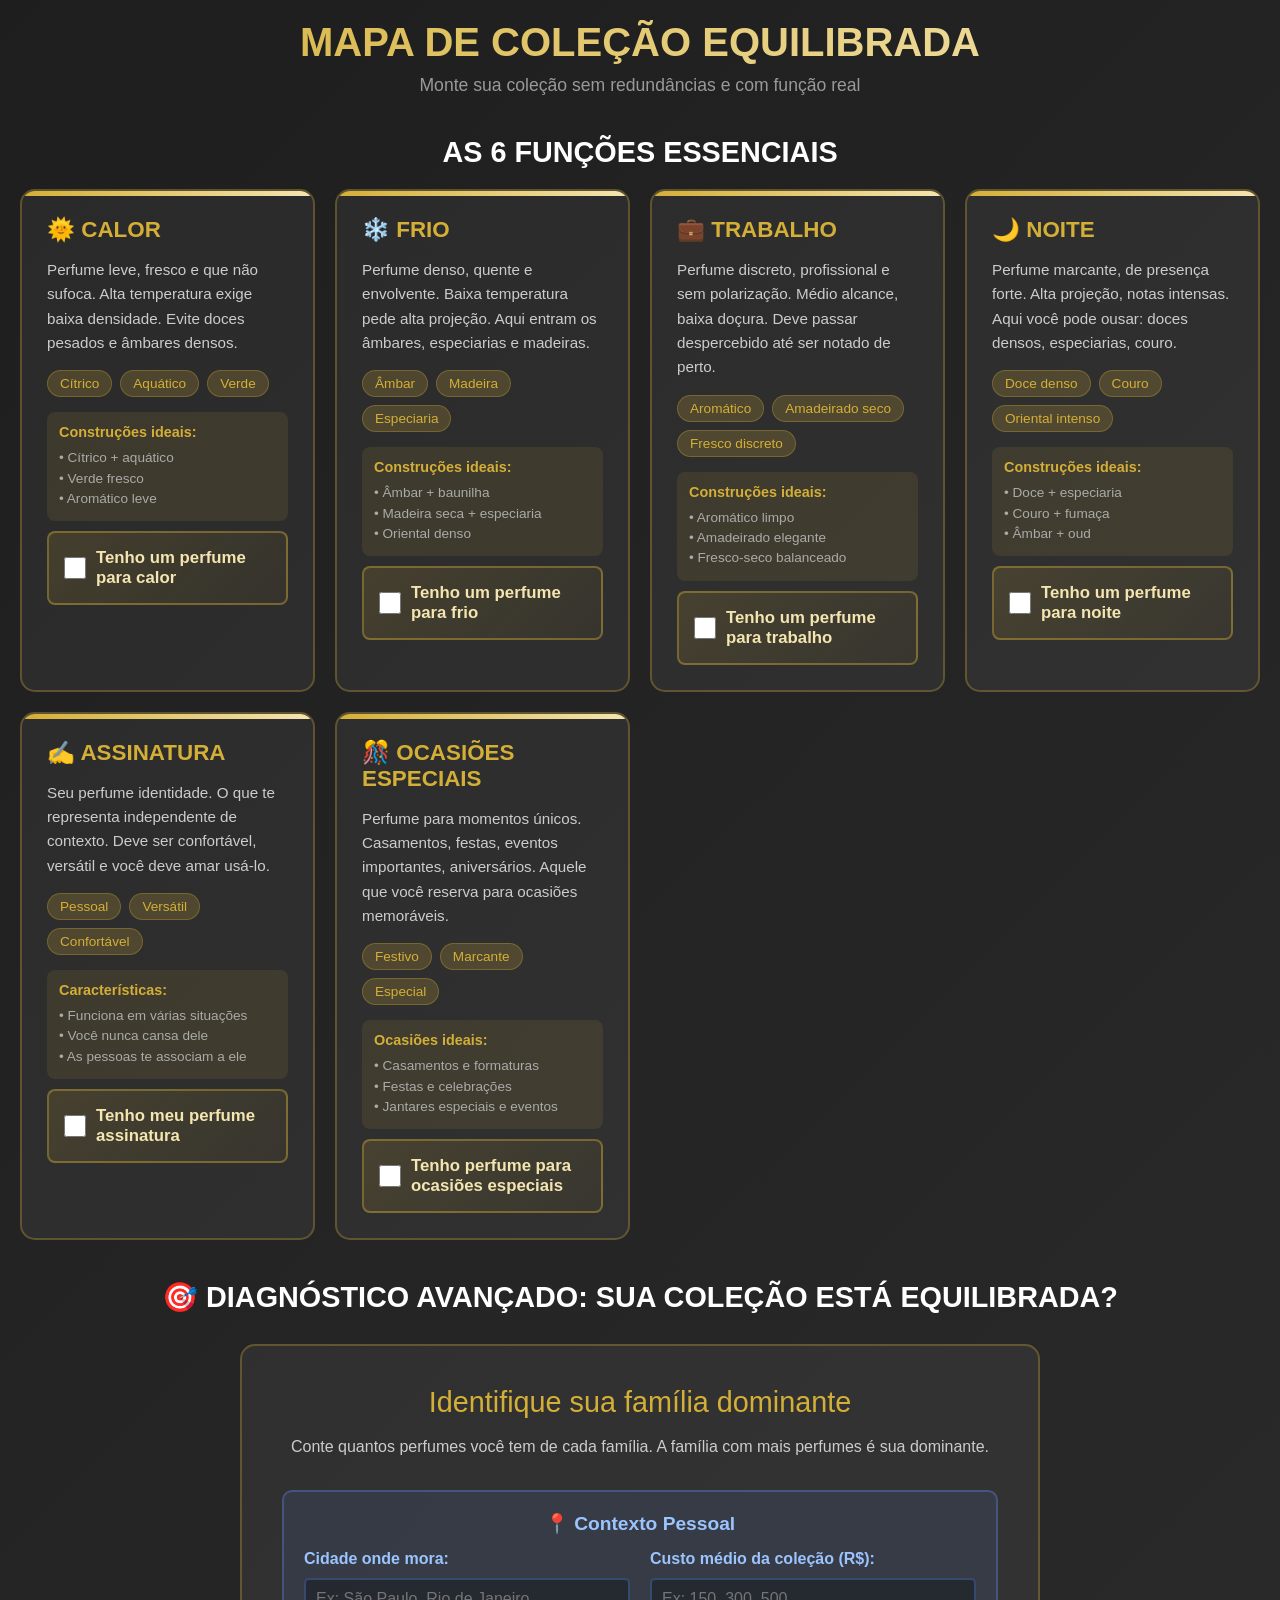
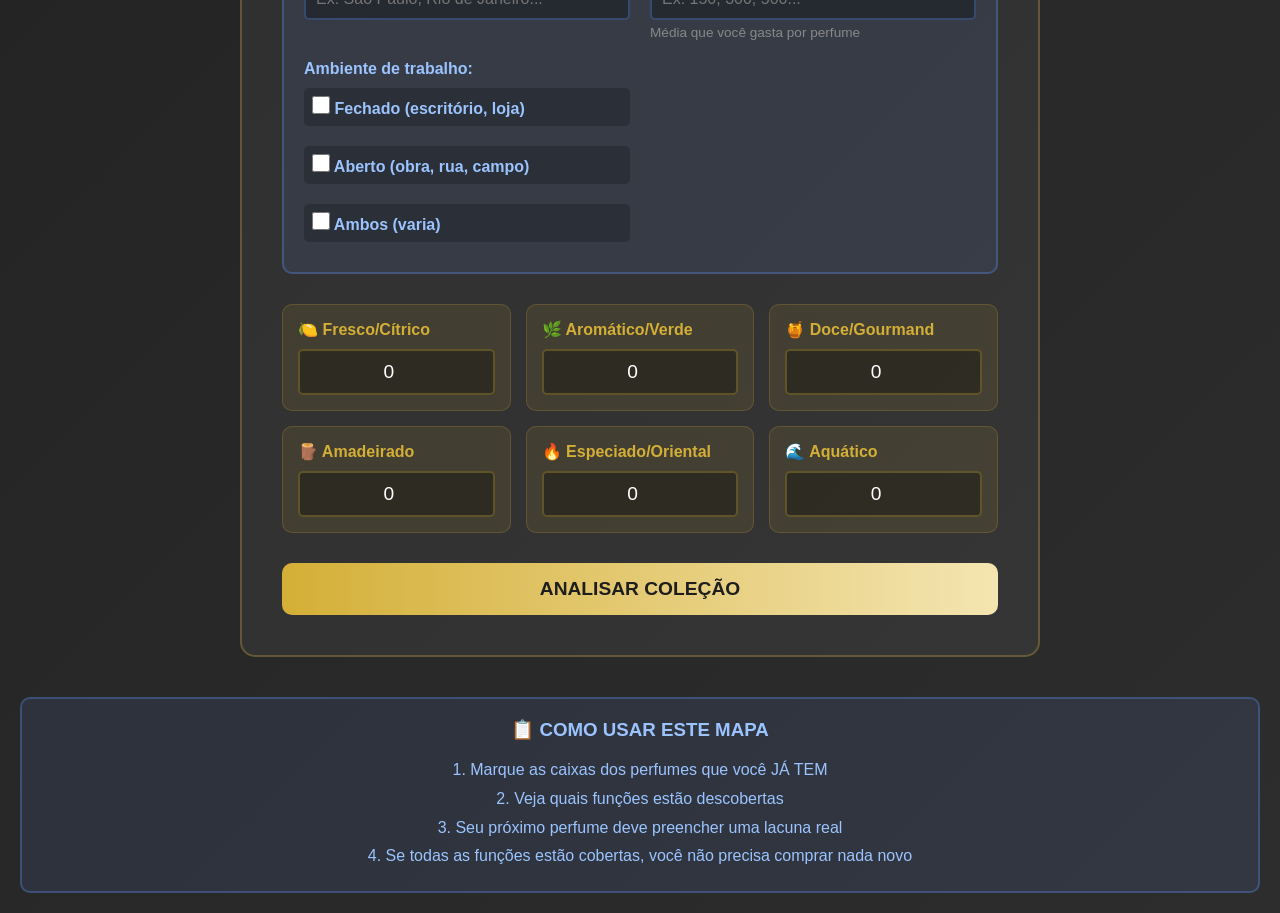
<file: mapa_full_atualizado.html>
<!DOCTYPE html>
<html lang="pt-BR">
<head>
    <meta charset="UTF-8">
    <meta name="viewport" content="width=device-width, initial-scale=1.0">
    <title>Mapa de Coleção de Perfumes</title>
    <style>
        * {
            margin: 0;
            padding: 0;
            box-sizing: border-box;
        }

        body {
            font-family: 'Segoe UI', Tahoma, Geneva, Verdana, sans-serif;
            background: linear-gradient(135deg, #1e1e1e 0%, #2d2d2d 100%);
            padding: 20px;
            min-height: 100vh;
        }

        .container {
            max-width: 1400px;
            margin: 0 auto;
        }

        header {
            text-align: center;
            color: white;
            margin-bottom: 40px;
        }

        h1 {
            font-size: 2.5em;
            margin-bottom: 10px;
            background: linear-gradient(90deg, #d4af37, #f4e5b1);
            -webkit-background-clip: text;
            -webkit-text-fill-color: transparent;
        }

        .subtitle {
            color: #999;
            font-size: 1.1em;
        }

        .grid {
            display: grid;
            grid-template-columns: repeat(auto-fit, minmax(280px, 1fr));
            gap: 20px;
            margin-bottom: 40px;
        }

        .card {
            background: rgba(255, 255, 255, 0.05);
            border: 2px solid rgba(212, 175, 55, 0.3);
            border-radius: 15px;
            padding: 25px;
            transition: all 0.3s ease;
            cursor: pointer;
            position: relative;
            overflow: hidden;
        }

        .card:hover {
            transform: translateY(-5px);
            border-color: #d4af37;
            box-shadow: 0 10px 30px rgba(212, 175, 55, 0.3);
        }

        .card::before {
            content: '';
            position: absolute;
            top: 0;
            left: 0;
            width: 100%;
            height: 5px;
            background: linear-gradient(90deg, #d4af37, #f4e5b1);
        }

        .card-title {
            color: #d4af37;
            font-size: 1.4em;
            margin-bottom: 15px;
            font-weight: 600;
        }

        .card-description {
            color: #ccc;
            font-size: 0.95em;
            line-height: 1.6;
            margin-bottom: 15px;
        }

        .card-tags {
            display: flex;
            flex-wrap: wrap;
            gap: 8px;
            margin-top: 15px;
        }

        .tag {
            background: rgba(212, 175, 55, 0.2);
            color: #d4af37;
            padding: 5px 12px;
            border-radius: 20px;
            font-size: 0.85em;
            border: 1px solid rgba(212, 175, 55, 0.3);
        }

        .examples {
            background: rgba(212, 175, 55, 0.1);
            padding: 12px;
            border-radius: 8px;
            margin-top: 15px;
        }

        .examples-title {
            color: #d4af37;
            font-size: 0.9em;
            font-weight: 600;
            margin-bottom: 8px;
        }

        .examples-list {
            color: #aaa;
            font-size: 0.85em;
            line-height: 1.5;
        }

        .section-title {
            color: white;
            font-size: 1.8em;
            margin: 40px 0 20px 0;
            text-align: center;
        }

        .levels {
            display: flex;
            gap: 20px;
            flex-wrap: wrap;
            justify-content: center;
            margin-top: 30px;
        }

        .level-card {
            background: rgba(255, 255, 255, 0.05);
            border: 2px solid rgba(212, 175, 55, 0.3);
            border-radius: 15px;
            padding: 30px;
            flex: 1;
            min-width: 300px;
            max-width: 400px;
        }

        .level-title {
            color: #d4af37;
            font-size: 1.5em;
            margin-bottom: 20px;
            text-align: center;
        }

        .level-item {
            background: rgba(212, 175, 55, 0.1);
            padding: 12px;
            border-radius: 8px;
            margin-bottom: 10px;
            color: #ccc;
            font-size: 0.95em;
        }

        .level-item strong {
            color: #d4af37;
            display: block;
            margin-bottom: 5px;
        }

        .interactive-note {
            background: rgba(100, 150, 255, 0.1);
            border: 2px solid rgba(100, 150, 255, 0.3);
            border-radius: 10px;
            padding: 20px;
            margin-top: 40px;
            text-align: center;
            color: #9bc4ff;
        }

        .checkbox-container {
            display: flex;
            align-items: center;
            gap: 10px;
            margin-top: 10px;
            padding: 15px;
            background: linear-gradient(135deg, rgba(212, 175, 55, 0.15), rgba(212, 175, 55, 0.05));
            border: 2px solid rgba(212, 175, 55, 0.4);
            border-radius: 8px;
            cursor: pointer;
            transition: all 0.3s ease;
        }

        .checkbox-container:hover {
            background: linear-gradient(135deg, rgba(212, 175, 55, 0.25), rgba(212, 175, 55, 0.1));
            border-color: #d4af37;
            transform: translateX(5px);
        }

        .checkbox-container input {
            width: 22px;
            height: 22px;
            cursor: pointer;
            accent-color: #d4af37;
        }

        .checkbox-container label {
            cursor: pointer;
            flex: 1;
            color: #f4e5b1;
            font-weight: 600;
            font-size: 1.05em;
        }

        @media (max-width: 768px) {
            h1 {
                font-size: 1.8em;
            }
            
            .grid {
                grid-template-columns: 1fr;
            }
        }

        .balance-section {
            display: flex;
            justify-content: center;
            margin-top: 30px;
        }

        .balance-card {
            background: rgba(255, 255, 255, 0.05);
            border: 2px solid rgba(212, 175, 55, 0.3);
            border-radius: 15px;
            padding: 40px;
            max-width: 800px;
            width: 100%;
        }

        .balance-title {
            color: #d4af37;
            font-size: 1.8em;
            margin-bottom: 15px;
            text-align: center;
        }

        .balance-description {
            color: #ccc;
            text-align: center;
            margin-bottom: 30px;
            line-height: 1.6;
        }

        .family-counter {
            display: grid;
            grid-template-columns: repeat(auto-fit, minmax(200px, 1fr));
            gap: 15px;
            margin-bottom: 30px;
        }

        .counter-item {
            background: rgba(212, 175, 55, 0.1);
            padding: 15px;
            border-radius: 10px;
            border: 1px solid rgba(212, 175, 55, 0.2);
        }

        .counter-item label {
            color: #d4af37;
            display: block;
            margin-bottom: 10px;
            font-weight: 600;
        }

        .counter-item input {
            width: 100%;
            padding: 10px;
            font-size: 1.2em;
            text-align: center;
            background: rgba(0, 0, 0, 0.3);
            border: 2px solid rgba(212, 175, 55, 0.3);
            border-radius: 5px;
            color: white;
        }

        .counter-item input:focus {
            outline: none;
            border-color: #d4af37;
        }

        .analyze-btn {
            width: 100%;
            padding: 15px;
            font-size: 1.2em;
            font-weight: 600;
            background: linear-gradient(90deg, #d4af37, #f4e5b1);
            color: #1e1e1e;
            border: none;
            border-radius: 10px;
            cursor: pointer;
            transition: all 0.3s ease;
        }

        .analyze-btn:hover {
            transform: translateY(-2px);
            box-shadow: 0 5px 20px rgba(212, 175, 55, 0.4);
        }

        .result-box {
            margin-top: 30px;
            background: rgba(212, 175, 55, 0.1);
            border: 2px solid #d4af37;
            border-radius: 10px;
            padding: 25px;
        }

        .result-title {
            color: #d4af37;
            font-size: 1.3em;
            font-weight: 600;
            margin-bottom: 20px;
            text-align: center;
        }

        .result-content {
            color: white;
            font-size: 1.1em;
            margin-bottom: 15px;
            padding: 15px;
            background: rgba(0, 0, 0, 0.2);
            border-radius: 8px;
        }

        .result-advice {
            color: #ccc;
            line-height: 1.8;
            margin-bottom: 15px;
            padding: 15px;
            background: rgba(0, 0, 0, 0.2);
            border-radius: 8px;
        }

        .result-next {
            color: #9bc4ff;
            background: rgba(100, 150, 255, 0.1);
            border: 2px solid rgba(100, 150, 255, 0.3);
            padding: 15px;
            border-radius: 8px;
            line-height: 1.8;
        }

        .result-next strong {
            color: #fff;
        }

        .context-section {
            background: rgba(100, 150, 255, 0.1);
            border: 2px solid rgba(100, 150, 255, 0.3);
            padding: 20px;
            border-radius: 10px;
            margin-bottom: 30px;
        }

        .context-title {
            color: #9bc4ff;
            font-size: 1.2em;
            font-weight: 600;
            margin-bottom: 15px;
            text-align: center;
        }

        .context-grid {
            display: grid;
            grid-template-columns: repeat(auto-fit, minmax(250px, 1fr));
            gap: 20px;
        }

        .context-item label {
            color: #9bc4ff;
            display: block;
            margin-bottom: 10px;
            font-weight: 600;
        }

        .context-item input[type="text"] {
            width: 100%;
            padding: 10px;
            font-size: 1em;
            background: rgba(0, 0, 0, 0.3);
            border: 2px solid rgba(100, 150, 255, 0.3);
            border-radius: 5px;
            color: white;
        }

        .context-item input[type="text"]:focus {
            outline: none;
            border-color: #9bc4ff;
        }

        .context-item input[type="number"] {
            width: 100%;
            padding: 10px;
            font-size: 1em;
            background: rgba(0, 0, 0, 0.3);
            border: 2px solid rgba(100, 150, 255, 0.3);
            border-radius: 5px;
            color: white;
        }

        .context-item input[type="number"]:focus {
            outline: none;
            border-color: #9bc4ff;
        }

        .checkbox-group {
            display: flex;
            flex-direction: column;
            gap: 10px;
        }

        .checkbox-label {
            display: flex;
            align-items: center;
            gap: 10px;
            color: #ccc;
            cursor: pointer;
            padding: 8px;
            background: rgba(0, 0, 0, 0.2);
            border-radius: 5px;
            transition: all 0.2s ease;
        }

        .checkbox-label:hover {
            background: rgba(100, 150, 255, 0.1);
        }

        .checkbox-label input[type="checkbox"] {
            width: 18px;
            height: 18px;
            cursor: pointer;
        }

    </style>
</head>
<body>
    <div class="container">
        <header>
            <h1>MAPA DE COLEÇÃO EQUILIBRADA</h1>
            <p class="subtitle">Monte sua coleção sem redundâncias e com função real</p>
        </header>

        <h2 class="section-title">AS 6 FUNÇÕES ESSENCIAIS</h2>
        
        <div class="grid">
            <div class="card">
                <div class="card-title">🌞 CALOR</div>
                <div class="card-description">
                    Perfume leve, fresco e que não sufoca. Alta temperatura exige baixa densidade. Evite doces pesados e âmbares densos.
                </div>
                <div class="card-tags">
                    <span class="tag">Cítrico</span>
                    <span class="tag">Aquático</span>
                    <span class="tag">Verde</span>
                </div>
                <div class="examples">
                    <div class="examples-title">Construções ideais:</div>
                    <div class="examples-list">
                        • Cítrico + aquático<br>
                        • Verde fresco<br>
                        • Aromático leve
                    </div>
                </div>
                <div class="checkbox-container">
                    <input type="checkbox" id="calor">
                    <label for="calor">Tenho um perfume para calor</label>
                </div>
            </div>

            <div class="card">
                <div class="card-title">❄️ FRIO</div>
                <div class="card-description">
                    Perfume denso, quente e envolvente. Baixa temperatura pede alta projeção. Aqui entram os âmbares, especiarias e madeiras.
                </div>
                <div class="card-tags">
                    <span class="tag">Âmbar</span>
                    <span class="tag">Madeira</span>
                    <span class="tag">Especiaria</span>
                </div>
                <div class="examples">
                    <div class="examples-title">Construções ideais:</div>
                    <div class="examples-list">
                        • Âmbar + baunilha<br>
                        • Madeira seca + especiaria<br>
                        • Oriental denso
                    </div>
                </div>
                <div class="checkbox-container">
                    <input type="checkbox" id="frio">
                    <label for="frio">Tenho um perfume para frio</label>
                </div>
            </div>

            <div class="card">
                <div class="card-title">💼 TRABALHO</div>
                <div class="card-description">
                    Perfume discreto, profissional e sem polarização. Médio alcance, baixa doçura. Deve passar despercebido até ser notado de perto.
                </div>
                <div class="card-tags">
                    <span class="tag">Aromático</span>
                    <span class="tag">Amadeirado seco</span>
                    <span class="tag">Fresco discreto</span>
                </div>
                <div class="examples">
                    <div class="examples-title">Construções ideais:</div>
                    <div class="examples-list">
                        • Aromático limpo<br>
                        • Amadeirado elegante<br>
                        • Fresco-seco balanceado
                    </div>
                </div>
                <div class="checkbox-container">
                    <input type="checkbox" id="trabalho">
                    <label for="trabalho">Tenho um perfume para trabalho</label>
                </div>
            </div>

            <div class="card">
                <div class="card-title">🌙 NOITE</div>
                <div class="card-description">
                    Perfume marcante, de presença forte. Alta projeção, notas intensas. Aqui você pode ousar: doces densos, especiarias, couro.
                </div>
                <div class="card-tags">
                    <span class="tag">Doce denso</span>
                    <span class="tag">Couro</span>
                    <span class="tag">Oriental intenso</span>
                </div>
                <div class="examples">
                    <div class="examples-title">Construções ideais:</div>
                    <div class="examples-list">
                        • Doce + especiaria<br>
                        • Couro + fumaça<br>
                        • Âmbar + oud
                    </div>
                </div>
                <div class="checkbox-container">
                    <input type="checkbox" id="noite">
                    <label for="noite">Tenho um perfume para noite</label>
                </div>
            </div>

            <div class="card">
                <div class="card-title">✍️ ASSINATURA</div>
                <div class="card-description">
                    Seu perfume identidade. O que te representa independente de contexto. Deve ser confortável, versátil e você deve amar usá-lo.
                </div>
                <div class="card-tags">
                    <span class="tag">Pessoal</span>
                    <span class="tag">Versátil</span>
                    <span class="tag">Confortável</span>
                </div>
                <div class="examples">
                    <div class="examples-title">Características:</div>
                    <div class="examples-list">
                        • Funciona em várias situações<br>
                        • Você nunca cansa dele<br>
                        • As pessoas te associam a ele
                    </div>
                </div>
                <div class="checkbox-container">
                    <input type="checkbox" id="assinatura">
                    <label for="assinatura">Tenho meu perfume assinatura</label>
                </div>
            </div>

            <div class="card">
                <div class="card-title">🎊 OCASIÕES ESPECIAIS</div>
                <div class="card-description">
                    Perfume para momentos únicos. Casamentos, festas, eventos importantes, aniversários. Aquele que você reserva para ocasiões memoráveis.
                </div>
                <div class="card-tags">
                    <span class="tag">Festivo</span>
                    <span class="tag">Marcante</span>
                    <span class="tag">Especial</span>
                </div>
                <div class="examples">
                    <div class="examples-title">Ocasiões ideais:</div>
                    <div class="examples-list">
                        • Casamentos e formaturas<br>
                        • Festas e celebrações<br>
                        • Jantares especiais e eventos
                    </div>
                </div>
                <div class="checkbox-container">
                    <input type="checkbox" id="ocasioes">
                    <label for="ocasioes">Tenho perfume para ocasiões especiais</label>
                </div>
            </div>
        </div>

        <h2 class="section-title">🎯 DIAGNÓSTICO AVANÇADO: SUA COLEÇÃO ESTÁ EQUILIBRADA?</h2>
        
        <div class="balance-section">
            <div class="balance-card">
                <div class="balance-title">Identifique sua família dominante</div>
                <div class="balance-description">
                    Conte quantos perfumes você tem de cada família. A família com mais perfumes é sua dominante.
                </div>

                <div class="context-section">
                    <div class="context-title">📍 Contexto Pessoal</div>
                    <div class="context-grid">
                        <div class="context-item">
                            <label for="cidade">Cidade onde mora:</label>
                            <input type="text" id="cidade" placeholder="Ex: São Paulo, Rio de Janeiro...">
                        </div>
                        <div class="context-item">
                            <label for="custo-medio">Custo médio da coleção (R$):</label>
                            <input type="number" id="custo-medio" placeholder="Ex: 150, 300, 500..." min="0">
                            <div style="color: #888; font-size: 0.85em; margin-top: 5px;">Média que você gasta por perfume</div>
                        </div>
                        <div class="context-item">
                            <label>Ambiente de trabalho:</label>
                            <div class="checkbox-group">
                                <label class="checkbox-label">
                                    <input type="checkbox" id="amb-fechado" value="fechado">
                                    <span>Fechado (escritório, loja)</span>
                                </label>
                                <label class="checkbox-label">
                                    <input type="checkbox" id="amb-aberto" value="aberto">
                                    <span>Aberto (obra, rua, campo)</span>
                                </label>
                                <label class="checkbox-label">
                                    <input type="checkbox" id="amb-ambos" value="ambos">
                                    <span>Ambos (varia)</span>
                                </label>
                            </div>
                        </div>
                    </div>
                </div>
                
                <div class="family-counter">
                    <div class="counter-item">
                        <label>🍋 Fresco/Cítrico</label>
                        <input type="number" id="fresco" min="0" max="20" value="0">
                    </div>
                    <div class="counter-item">
                        <label>🌿 Aromático/Verde</label>
                        <input type="number" id="aromatico" min="0" max="20" value="0">
                    </div>
                    <div class="counter-item">
                        <label>🍯 Doce/Gourmand</label>
                        <input type="number" id="doce" min="0" max="20" value="0">
                    </div>
                    <div class="counter-item">
                        <label>🪵 Amadeirado</label>
                        <input type="number" id="amadeirado" min="0" max="20" value="0">
                    </div>
                    <div class="counter-item">
                        <label>🔥 Especiado/Oriental</label>
                        <input type="number" id="especiado" min="0" max="20" value="0">
                    </div>
                    <div class="counter-item">
                        <label>🌊 Aquático</label>
                        <input type="number" id="aquatico" min="0" max="20" value="0">
                    </div>
                </div>

                <button class="analyze-btn" onclick="analyzeCollection()">ANALISAR COLEÇÃO</button>

                <div id="result" class="result-box" style="display: none;">
                    <div class="result-title">📊 RESULTADO DA ANÁLISE</div>
                    <div id="dominant-family" class="result-content"></div>
                    <div id="balance-advice" class="result-advice"></div>
                    <div id="next-purchase" class="result-next"></div>
                </div>
            </div>
        </div>

        <div class="interactive-note">
            <h3 style="margin-bottom: 15px;">📋 COMO USAR ESTE MAPA</h3>
            <p style="line-height: 1.8;">
                1. Marque as caixas dos perfumes que você JÁ TEM<br>
                2. Veja quais funções estão descobertas<br>
                3. Seu próximo perfume deve preencher uma lacuna real<br>
                4. Se todas as funções estão cobertas, você não precisa comprar nada novo
            </p>
        </div>
    </div>

    <script>
        // Salvar estado dos checkboxes
        document.querySelectorAll('input[type="checkbox"]').forEach(checkbox => {
            checkbox.addEventListener('change', function() {
                localStorage.setItem(this.id, this.checked);
            });
            
            // Carregar estado salvo
            const saved = localStorage.getItem(checkbox.id);
            if (saved === 'true') {
                checkbox.checked = true;
            }
        });

        // Analisar coleção
        function analyzeCollection() {
            const families = {
                'fresco': { name: '🍋 Fresco/Cítrico', value: parseInt(document.getElementById('fresco').value) || 0 },
                'aromatico': { name: '🌿 Aromático/Verde', value: parseInt(document.getElementById('aromatico').value) || 0 },
                'doce': { name: '🍯 Doce/Gourmand', value: parseInt(document.getElementById('doce').value) || 0 },
                'amadeirado': { name: '🪵 Amadeirado', value: parseInt(document.getElementById('amadeirado').value) || 0 },
                'especiado': { name: '🔥 Especiado/Oriental', value: parseInt(document.getElementById('especiado').value) || 0 },
                'aquatico': { name: '🌊 Aquático', value: parseInt(document.getElementById('aquatico').value) || 0 }
            };

            const total = Object.values(families).reduce((sum, f) => sum + f.value, 0);

            if (total === 0) {
                alert('Adicione pelo menos 1 perfume para analisar');
                return;
            }

            // Pegar contexto pessoal
            const cidade = document.getElementById('cidade').value.trim();
            const custoMedio = parseInt(document.getElementById('custo-medio').value) || 0;
            const ambFechado = document.getElementById('amb-fechado').checked;
            const ambAberto = document.getElementById('amb-aberto').checked;
            const ambAmbos = document.getElementById('amb-ambos').checked;

            // Detectar clima da região
            const cidadesQuentes = ['manaus', 'fortaleza', 'recife', 'salvador', 'natal', 'belém', 'rio de janeiro', 'vitória', 'maceió', 'aracaju', 'teresina', 'palmas', 'cuiabá', 'campo grande', 'goiânia', 'brasília'];
            const cidadesFrias = ['curitiba', 'florianópolis', 'porto alegre', 'caxias do sul', 'gramado', 'canela', 'blumenau', 'joinville'];
            
            let climaRegiao = 'temperado';
            const cidadeLower = cidade.toLowerCase();
            
            if (cidadesQuentes.some(c => cidadeLower.includes(c))) {
                climaRegiao = 'quente';
            } else if (cidadesFrias.some(c => cidadeLower.includes(c))) {
                climaRegiao = 'frio';
            }

            // Contar famílias representadas
            const familiesRepresented = Object.values(families).filter(f => f.value > 0).length;

            // Encontrar família dominante
            let dominant = null;
            let maxValue = 0;
            Object.entries(families).forEach(([key, data]) => {
                if (data.value > maxValue) {
                    maxValue = data.value;
                    dominant = { key, ...data };
                }
            });

            const percentage = ((maxValue / total) * 100).toFixed(0);

            // CALCULAR NÍVEL DO COLECIONADOR
            let level = '';
            let levelEmoji = '';
            let levelAdvice = '';

            if (total >= 1 && total <= 5) {
                levelEmoji = '🎯';
                level = 'INICIANTE';
                levelAdvice = 'Você está começando. Foque nas 5 funções básicas (calor, frio, trabalho, noite, assinatura) antes de diversificar.';
            } else if (total >= 6 && total <= 10) {
                if (familiesRepresented >= 4 && percentage < 50) {
                    levelEmoji = '⚡';
                    level = 'INTERMEDIÁRIO';
                    levelAdvice = 'Coleção crescendo bem. Continue diversificando e evite redundâncias na família dominante.';
                } else {
                    levelEmoji = '⚠️';
                    level = 'INTERMEDIÁRIO (com desequilíbrio)';
                    levelAdvice = 'Você tem quantidade de intermediário, mas está comprando muito da mesma família. Diversifique antes de expandir.';
                }
            } else if (total >= 11 && total <= 15) {
                if (familiesRepresented >= 5 && percentage <= 40) {
                    levelEmoji = '🔥';
                    level = 'AVANÇADO';
                    levelAdvice = 'Coleção madura e equilibrada. Cada novo perfume deve preencher uma subfunção específica (ex: calor extremo, trabalho formal).';
                } else {
                    levelEmoji = '⚠️';
                    level = 'AVANÇADO (com redundância)';
                    levelAdvice = 'Você tem muitos perfumes, mas com sobreposição. Identifique os redundantes e considere vender/trocar antes de comprar mais.';
                }
            } else {
                if (percentage <= 35 && familiesRepresented >= 5) {
                    levelEmoji = '👑';
                    level = 'COLECIONADOR EQUILIBRADO';
                    levelAdvice = 'Coleção extensa e diversificada. Agora o foco é: cada perfume tem função clara ou você está acumulando?';
                } else {
                    levelEmoji = '⚠️';
                    level = 'COLECIONADOR (com acúmulo)';
                    levelAdvice = 'Você tem MUITOS perfumes, mas está acumulando redundâncias. Pare de comprar. Venda os que não usa e reorganize.';
                }
            }

            // Encontrar famílias ausentes ou fracas
            const missing = Object.entries(families)
                .filter(([key, data]) => data.value === 0)
                .map(([key, data]) => ({ key, ...data }));
            
            const weak = Object.entries(families)
                .filter(([key, data]) => data.value === 1)
                .map(([key, data]) => ({ key, ...data }));

            // Gerar análise
            const resultDiv = document.getElementById('result');
            const dominantDiv = document.getElementById('dominant-family');
            const adviceDiv = document.getElementById('balance-advice');
            const nextDiv = document.getElementById('next-purchase');

            // Contexto pessoal
            let contextoHTML = '';
            if (cidade) {
                let climaEmoji = climaRegiao === 'quente' ? '🌡️' : climaRegiao === 'frio' ? '❄️' : '🌤️';
                contextoHTML += `<strong>Sua região:</strong> ${cidade} ${climaEmoji} (clima ${climaRegiao})<br>`;
            }
            if (custoMedio > 0) {
                let faixaOrcamento = '';
                let tipoCategoria = '';
                
                if (custoMedio <= 350) {
                    faixaOrcamento = 'econômica';
                    tipoCategoria = ' (nacionais, inspirados, árabes)';
                } else if (custoMedio > 350 && custoMedio < 1500) {
                    faixaOrcamento = 'intermediária';
                    tipoCategoria = ' (designers importados)';
                } else {
                    faixaOrcamento = 'premium';
                    tipoCategoria = ' (marcas de nicho)';
                }
                
                contextoHTML += `<strong>Custo médio:</strong> R$ ${custoMedio} (faixa ${faixaOrcamento}${tipoCategoria})<br>`;
            }
            if (ambFechado || ambAberto || ambAmbos) {
                let ambientes = [];
                if (ambFechado) ambientes.push('Fechado');
                if (ambAberto) ambientes.push('Aberto');
                if (ambAmbos) ambientes.push('Ambos');
                contextoHTML += `<strong>Ambiente de trabalho:</strong> ${ambientes.join(', ')}<br>`;
            }

            dominantDiv.innerHTML = `
                <div style="background: rgba(212, 175, 55, 0.15); padding: 15px; border-radius: 8px; margin-bottom: 15px; border-left: 4px solid #d4af37;">
                    <div style="font-size: 1.3em; margin-bottom: 10px;">${levelEmoji} <strong>SEU NÍVEL: ${level}</strong></div>
                    <div style="color: #ccc; font-size: 0.95em;">${levelAdvice}</div>
                </div>
                ${contextoHTML}
                <strong>Total de perfumes:</strong> ${total}<br>
                <strong>Famílias representadas:</strong> ${familiesRepresented}/6<br>
                <strong>Família dominante:</strong> ${dominant.name} (${maxValue} perfumes - ${percentage}%)
            `;

            // Análise e conselhos
            let advice = '';
            let status = '';

            if (percentage >= 50) {
                status = '⚠️ <strong>COLEÇÃO DESBALANCEADA</strong>';
                advice = `Você está viciado em ${dominant.name}. Isso cria redundância — você tem vários perfumes fazendo a mesma função. `;
                advice += `<br><br><strong>Problema:</strong> Quando você quer usar algo diferente, não tem opção real. Você sempre volta para a mesma zona de conforto.`;
            } else if (percentage >= 35) {
                status = '⚡ <strong>COLEÇÃO COM VIÉS</strong>';
                advice = `${dominant.name} domina sua coleção, mas ainda há variedade. Isso não é ruim se for intencional. `;
                advice += `<br><br><strong>Atenção:</strong> Seu próximo perfume NÃO deve ser dessa família, a menos que você tenha uma lacuna funcional real.`;
            } else {
                status = '✅ <strong>COLEÇÃO EQUILIBRADA</strong>';
                advice = `Sua coleção tem boa distribuição entre famílias. Você tem opções reais para diferentes contextos. `;
                advice += `Continue expandindo as famílias mais fracas antes de adicionar mais na dominante.`;
            }

            adviceDiv.innerHTML = status + '<br><br>' + advice;

            // RECOMENDAÇÕES PERSONALIZADAS BASEADAS EM FAMÍLIAS FALTANTES
            let nextPurchase = '<strong>🎯 RECOMENDAÇÕES PERSONALIZADAS:</strong><br><br>';
            
            if (missing.length > 0 || weak.length > 0) {
                nextPurchase += '<div style="background: rgba(212, 175, 55, 0.1); padding: 15px; border-radius: 8px; margin-bottom: 15px;">';
                nextPurchase += '<strong>Famílias que você precisa adicionar:</strong><br><br>';
                
                // Recomendações específicas para cada família faltante
                [...missing, ...weak].forEach(family => {
                    nextPurchase += `<div style="margin-bottom: 12px; padding-left: 10px; border-left: 3px solid #d4af37;">`;
                    nextPurchase += `<strong>${family.name}</strong><br>`;
                    
                    // Recomendações específicas por família
                    if (family.key === 'fresco') {
                        nextPurchase += '<span style="color: #aaa;">→ Essencial para calor e verão. Ideal para: trabalho em ambiente aberto, dias quentes, pós-treino.</span><br>';
                        nextPurchase += '<span style="color: #888; font-size: 0.9em;">Exemplos: cítricos limpos, água de colônia, bergamota + lavanda.</span>';
                    } else if (family.key === 'aromatico') {
                        nextPurchase += '<span style="color: #aaa;">→ Versátil e profissional. Ideal para: trabalho em ambiente fechado, reuniões, uso diário discreto.</span><br>';
                        nextPurchase += '<span style="color: #888; font-size: 0.9em;">Exemplos: lavanda + sálvia, aromático fougère, verde herbal.</span>';
                    } else if (family.key === 'doce') {
                        nextPurchase += '<span style="color: #aaa;">→ Presença marcante. Ideal para: noite, encontros, frio, eventos sociais.</span><br>';
                        nextPurchase += '<span style="color: #888; font-size: 0.9em;">Exemplos: baunilha + caramelo, tabaco doce, âmbar gourmand.</span>';
                    } else if (family.key === 'amadeirado') {
                        nextPurchase += '<span style="color: #aaa;">→ Elegante e atemporal. Ideal para: trabalho formal, outono/inverno, assinatura masculina clássica.</span><br>';
                        nextPurchase += '<span style="color: #888; font-size: 0.9em;">Exemplos: sândalo seco, cedro + vetiver, madeira nobre.</span>';
                    } else if (family.key === 'especiado') {
                        nextPurchase += '<span style="color: #aaa;">→ Densidade e caráter. Ideal para: frio intenso, noite, quando quer impactar.</span><br>';
                        nextPurchase += '<span style="color: #888; font-size: 0.9em;">Exemplos: canela + cravo, pimenta + incenso, especiaria oriental.</span>';
                    } else if (family.key === 'aquatico') {
                        nextPurchase += '<span style="color: #aaa;">→ Frescor limpo e moderno. Ideal para: calor extremo, praia, esportes, ambiente casual.</span><br>';
                        nextPurchase += '<span style="color: #888; font-size: 0.9em;">Exemplos: água marinha, ozônico, melão aquático.</span>';
                    }
                    
                    nextPurchase += `</div>`;
                });
                
                nextPurchase += '</div>';

                // Recomendação baseada em clima
                if (cidade) {
                    nextPurchase += '<div style="background: rgba(100, 150, 255, 0.1); padding: 15px; border-radius: 8px; margin-bottom: 15px;">';
                    nextPurchase += '<strong>📍 Baseado no seu clima:</strong><br><br>';
                    
                    if (climaRegiao === 'quente') {
                        if (families.fresco.value === 0 || families.aquatico.value === 0) {
                            nextPurchase += '🌡️ Você mora em região quente e NÃO tem Fresco/Cítrico ou Aquático? Isso é prioridade máxima.<br>';
                            nextPurchase += 'Sem eles, você vai sofrer no calor ou usar perfumes inadequados que sufocam.';
                        } else {
                            nextPurchase += '✅ Você tem opções para o calor da sua região. Continue mantendo essas famílias leves na rotação.';
                        }
                    } else if (climaRegiao === 'frio') {
                        if (families.doce.value === 0 || families.especiado.value === 0) {
                            nextPurchase += '❄️ Você mora em região fria e NÃO tem Doce ou Especiado? Adicione urgente.<br>';
                            nextPurchase += 'Frescos e aquáticos vão desaparecer no frio. Você precisa de densidade.';
                        } else {
                            nextPurchase += '✅ Você tem opções para o frio da sua região. Aproveite para usar os densos e especiados.';
                        }
                    } else {
                        nextPurchase += '🌤️ Clima temperado exige versatilidade. Certifique-se de ter opções para ambas as estações.';
                    }
                    
                    nextPurchase += '</div>';
                }

                // Recomendação baseada em ambiente de trabalho
                if (ambFechado || ambAberto || ambAmbos) {
                    nextPurchase += '<div style="background: rgba(100, 150, 255, 0.1); padding: 15px; border-radius: 8px; margin-bottom: 15px;">';
                    nextPurchase += '<strong>💼 Baseado no seu trabalho:</strong><br><br>';
                    
                    if (ambFechado || ambAmbos) {
                        if (families.aromatico.value === 0) {
                            nextPurchase += '🏢 Ambiente fechado exige discretos! Aromático/Verde é ESSENCIAL para não incomodar.<br>';
                            nextPurchase += 'Evite doces densos e árabes no escritório — você vai ser "aquele cara do perfume forte".';
                        } else {
                            nextPurchase += '✅ Você tem opções para ambiente fechado. Use aromáticos e amadeirados secos no trabalho.';
                        }
                    }
                    
                    if (ambAberto || ambAmbos) {
                        nextPurchase += '<br>🌳 Ambiente aberto permite mais liberdade. Você pode usar perfumes com mais projeção sem medo.';
                    }
                    
                    nextPurchase += '</div>';
                }
                
            } else {
                nextPurchase += 'Todas as famílias estão representadas. Escolha baseado em <strong>função</strong> (calor, frio, trabalho, noite) que esteja faltando.';
            }

            // Próximos passos baseados no nível
            if (level.includes('INICIANTE')) {
                nextPurchase += `<br>🎯 <strong>PRÓXIMO PASSO:</strong> Complete as 5 funções básicas antes de pensar em variedade de famílias.`;
            } else if (level.includes('redundância') || level.includes('acúmulo')) {
                nextPurchase += `<br>🛑 <strong>PARE DE COMPRAR.</strong> Identifique perfumes redundantes, venda ou troque, e só compre quando identificar uma lacuna funcional real.`;
            }

            // Regra de ouro
            nextPurchase += `<br><br>🎯 <strong>REGRA DE OURO:</strong> Se você não consegue pensar em 3 situações específicas onde usaria o perfume que está pensando em comprar, você NÃO precisa dele.`;

            // SISTEMA DE RECOMENDAÇÃO DE 3 PERFUMES ESPECÍFICOS
            if (missing.length > 0 || weak.length > 0) {
                nextPurchase += `<br><br><div style="background: linear-gradient(135deg, rgba(212, 175, 55, 0.2), rgba(212, 175, 55, 0.05)); padding: 20px; border-radius: 10px; border: 2px solid #d4af37;">`;
                nextPurchase += `<div style="font-size: 1.2em; color: #d4af37; font-weight: 600; margin-bottom: 15px; text-align: center;">🎁 3 RECOMENDAÇÕES PARA EQUILIBRAR SUA COLEÇÃO</div>`;
                nextPurchase += `<div style="color: #aaa; text-align: center; margin-bottom: 20px; font-size: 0.9em;">Baseado no seu clima, orçamento e lacunas identificadas</div>`;
                
                // Base de dados de perfumes por família e faixa de preço
                const perfumeDatabase = {
                    fresco: {
                        economico: [
                            { nome: "Água de Cheiro Acqua Fresca", preco: "80-120", desc: "Nacional fresco cítrico para calor intenso" },
                            { nome: "Eudora Soul Fresh", preco: "100-150", desc: "Nacional aquático clean, dia a dia" },
                            { nome: "Lattitude Inspire (inspirado Invictus)", preco: "150-250", desc: "Inspirado fresco marinho, ótima performance" },
                            { nome: "Cheiro de Banho Brisas do Atlântico", preco: "120-180", desc: "Nacional aquático fresco, alta fixação" }
                        ],
                        intermediario: [
                            { nome: "Versace Pour Homme", preco: "280-380", desc: "Cítrico elegante com notas aquáticas" },
                            { nome: "Dolce & Gabbana Light Blue", preco: "350-480", desc: "Cítrico sofisticado, muito versátil" },
                            { nome: "Acqua di Giò Profumo", preco: "400-550", desc: "Aquático denso, funciona ano todo" },
                            { nome: "Prada Luna Rossa Ocean", preco: "380-520", desc: "Aquático aromático moderno" }
                        ],
                        premium: [
                            { nome: "Creed Aventus Cologne", preco: "1600-2200", desc: "Nicho fresco premium com performance excepcional" },
                            { nome: "Tom Ford Neroli Portofino", preco: "1800-2400", desc: "Nicho cítrico luxuoso, assinatura de verão" },
                            { nome: "Parfums de Marly Percival", preco: "1500-2000", desc: "Nicho fresco amadeirado de alta qualidade" },
                            { nome: "Creed Silver Mountain Water", preco: "1600-2100", desc: "Nicho aromático verde premium" }
                        ]
                    },
                    aromatico: {
                        economico: [
                            { nome: "Natura Homem Essence", preco: "120-180", desc: "Nacional aromático discreto para trabalho" },
                            { nome: "O Boticário Malbec Bleu", preco: "150-220", desc: "Nacional aromático elegante, profissional" },
                            { nome: "Lattitude Route (inspirado Sauvage)", preco: "180-280", desc: "Inspirado aromático pimenta, versátil" },
                            { nome: "Paris Elysees La Vie Est Belle Homme", preco: "100-150", desc: "Nacional aromático limpo para dia a dia" }
                        ],
                        intermediario: [
                            { nome: "Dior Sauvage EDT", preco: "380-520", desc: "Aromático pimenta, extremamente versátil" },
                            { nome: "Bleu de Chanel EDT", preco: "420-580", desc: "Aromático cítrico sofisticado" },
                            { nome: "Prada L'Homme", preco: "350-480", desc: "Aromático íris clean para trabalho" },
                            { nome: "Versace Dylan Blue", preco: "300-420", desc: "Aromático aquático moderno" }
                        ],
                        premium: [
                            { nome: "Tom Ford Grey Vetiver", preco: "1600-2200", desc: "Nicho aromático elegante para trabalho formal" },
                            { nome: "Hermès Terre d'Hermès", preco: "1500-2000", desc: "Nicho aromático cítrico atemporal" },
                            { nome: "Creed Green Irish Tweed", preco: "1700-2300", desc: "Nicho aromático verde clássico" },
                            { nome: "Tom Ford Vert Bohème", preco: "2200-2800", desc: "Nicho aromático verde premium" }
                        ]
                    },
                    doce: {
                        economico: [
                            { nome: "O Boticário Malbec", preco: "120-180", desc: "Nacional doce amadeirado para noite" },
                            { nome: "Ferrari Black", preco: "150-220", desc: "Nacional doce especiado intenso" },
                            { nome: "Mahogany Leather Red (inspirado 1 Million)", preco: "180-280", desc: "Inspirado doce especiado noturno" },
                            { nome: "Afnan 9PM", preco: "200-320", desc: "Árabe doce para noites frias, alta projeção" }
                        ],
                        intermediario: [
                            { nome: "Paco Rabanne 1 Million", preco: "350-480", desc: "Doce especiado para noite" },
                            { nome: "Viktor & Rolf Spicebomb", preco: "400-550", desc: "Doce especiado intenso para frio" },
                            { nome: "Yves Saint Laurent La Nuit de L'Homme", preco: "380-520", desc: "Doce cardamomo elegante" },
                            { nome: "Jean Paul Gaultier Le Male Le Parfum", preco: "420-580", desc: "Doce oriental denso" }
                        ],
                        premium: [
                            { nome: "Initio Oud for Greatness", preco: "1800-2400", desc: "Nicho doce oud poderoso, presença máxima" },
                            { nome: "Parfums de Marly Layton", preco: "1600-2200", desc: "Nicho doce especiado de luxo" },
                            { nome: "Xerjoff Naxos", preco: "1700-2300", desc: "Nicho doce tabaco mel premium" },
                            { nome: "Tom Ford Tobacco Vanille", preco: "1800-2500", desc: "Nicho especiado tabaco baunilha icônico" }
                        ]
                    },
                    amadeirado: {
                        economico: [
                            { nome: "Natura Kaiak Tradicional", preco: "80-130", desc: "Nacional amadeirado clássico versátil" },
                            { nome: "O Boticário Coffee Man", preco: "120-180", desc: "Nacional amadeirado café elegante" },
                            { nome: "Lattitude Legend (inspirado Montblanc Legend)", preco: "180-280", desc: "Inspirado amadeirado discreto profissional" },
                            { nome: "Club de Nuit Intense Man", preco: "250-350", desc: "Árabe amadeirado frutal (tipo Aventus)" }
                        ],
                        intermediario: [
                            { nome: "Bleu de Chanel Parfum", preco: "550-750", desc: "Amadeirado denso, assinatura premium" },
                            { nome: "Givenchy Gentleman EDP", preco: "400-550", desc: "Amadeirado íris couro elegante" },
                            { nome: "Dior Homme Intense", preco: "450-600", desc: "Amadeirado íris sofisticado" },
                            { nome: "Prada L'Homme Intense", preco: "380-520", desc: "Amadeirado âmbar discreto" }
                        ],
                        premium: [
                            { nome: "Creed Aventus", preco: "1800-2500", desc: "Nicho amadeirado frutal icônico" },
                            { nome: "Tom Ford Oud Wood", preco: "1800-2400", desc: "Nicho amadeirado oud acessível e elegante" },
                            { nome: "Parfums de Marly Herod", preco: "1600-2200", desc: "Nicho amadeirado tabaco canela premium" },
                            { nome: "Roja Dove Elysium", preco: "2200-3000", desc: "Nicho amadeirado cítrico de luxo absoluto" }
                        ]
                    },
                    especiado: {
                        economico: [
                            { nome: "Jequiti Make B. Boticollection", preco: "100-150", desc: "Nacional especiado doce para noite" },
                            { nome: "Eudora Glamour Secrets Black", preco: "120-180", desc: "Nacional especiado intenso noturno" },
                            { nome: "Rasasi La Yuqawam", preco: "200-320", desc: "Árabe especiado tabaco para frio extremo" },
                            { nome: "Armaf Club de Nuit Intense", preco: "180-280", desc: "Árabe especiado amadeirado potente" }
                        ],
                        intermediario: [
                            { nome: "Armani Code Profumo", preco: "400-550", desc: "Especiado doce para noites frias" },
                            { nome: "Dior Homme Parfum", preco: "500-700", desc: "Especiado íris couro denso" },
                            { nome: "Azzaro Wanted by Night", preco: "350-480", desc: "Especiado canela intenso" },
                            { nome: "Giorgio Armani Stronger With You Intensely", preco: "380-520", desc: "Especiado doce moderno" }
                        ],
                        premium: [
                            { nome: "Initio Side Effect", preco: "1800-2400", desc: "Nicho especiado tabaco rum premium" },
                            { nome: "Parfums de Marly Oajan", preco: "1700-2300", desc: "Nicho especiado canela mel de luxo" },
                            { nome: "Amouage Interlude Man", preco: "1600-2200", desc: "Nicho especiado incenso complexo" },
                            { nome: "Roja Dove Enigma", preco: "2500-3500", desc: "Nicho especiado oriental absoluto" }
                        ]
                    },
                    aquatico: {
                        economico: [
                            { nome: "Natura Homem Verano", preco: "100-150", desc: "Nacional aquático para calor intenso" },
                            { nome: "Jequiti Oceano Atlantis", preco: "80-130", desc: "Nacional aquático fresco praia" },
                            { nome: "Paris Elysees Vodka Man", preco: "100-150", desc: "Nacional aquático clean para verão" },
                            { nome: "Davidoff Cool Water", preco: "180-280", desc: "Aquático clássico para calor" }
                        ],
                        intermediario: [
                            { nome: "Acqua di Giò Profondo", preco: "400-550", desc: "Aquático marinho moderno" },
                            { nome: "Chanel Allure Homme Sport Eau Extrême", preco: "480-650", desc: "Aquático fresco esportivo premium" },
                            { nome: "Issey Miyake L'Eau d'Issey Pour Homme", preco: "350-480", desc: "Aquático yuzu elegante" },
                            { nome: "Bvlgari Aqva Pour Homme", preco: "380-520", desc: "Aquático marinho sofisticado" }
                        ],
                        premium: [
                            { nome: "Creed Virgin Island Water", preco: "1700-2300", desc: "Nicho aquático tropical premium" },
                            { nome: "Parfums de Marly Sedley", preco: "1600-2200", desc: "Nicho aquático bergamota elegante" },
                            { nome: "Acqua di Parma Blu Mediterraneo", preco: "1500-2000", desc: "Nicho aquático italiano luxuoso" },
                            { nome: "Creed Millésime Impérial", preco: "1800-2400", desc: "Nicho aquático frutal icônico" }
                        ]
                    }
                };

                // Determinar faixa de orçamento
                let faixaOrcamento = 'intermediario';
                if (custoMedio > 0) {
                    if (custoMedio <= 350) faixaOrcamento = 'economico';
                    else if (custoMedio > 350 && custoMedio < 1500) faixaOrcamento = 'intermediario';
                    else faixaOrcamento = 'premium';
                }

                // Priorizar famílias baseado em contexto
                let prioridades = [...missing, ...weak];
                
                // Ajustar prioridades baseado em clima
                if (climaRegiao === 'quente') {
                    prioridades = prioridades.sort((a, b) => {
                        const ordemCalor = ['fresco', 'aquatico', 'aromatico', 'amadeirado', 'doce', 'especiado'];
                        return ordemCalor.indexOf(a.key) - ordemCalor.indexOf(b.key);
                    });
                } else if (climaRegiao === 'frio') {
                    prioridades = prioridades.sort((a, b) => {
                        const ordemFrio = ['especiado', 'doce', 'amadeirado', 'aromatico', 'fresco', 'aquatico'];
                        return ordemFrio.indexOf(a.key) - ordemFrio.indexOf(b.key);
                    });
                }

                // Ajustar prioridades baseado em ambiente de trabalho
                if ((ambFechado || ambAmbos) && prioridades.some(p => p.key === 'aromatico')) {
                    prioridades = prioridades.sort((a, b) => {
                        if (a.key === 'aromatico') return -1;
                        if (b.key === 'aromatico') return 1;
                        return 0;
                    });
                }

                // Gerar 3 recomendações
                let recomendacoes = [];
                let familiasUsadas = new Set();

                for (let i = 0; i < Math.min(3, prioridades.length); i++) {
                    const familia = prioridades[i];
                    if (perfumeDatabase[familia.key] && !familiasUsadas.has(familia.key)) {
                        const opcoes = perfumeDatabase[familia.key][faixaOrcamento];
                        const perfume = opcoes[Math.floor(Math.random() * opcoes.length)];
                        recomendacoes.push({
                            familia: familia.name,
                            ...perfume,
                            prioridade: i + 1
                        });
                        familiasUsadas.add(familia.key);
                    }
                }

                // Exibir recomendações
                recomendacoes.forEach((rec, index) => {
                    let numeroBG = index === 0 ? '#d4af37' : index === 1 ? '#c4a037' : '#b49037';
                    nextPurchase += `
                        <div style="background: rgba(0, 0, 0, 0.3); padding: 15px; border-radius: 8px; margin-bottom: 12px; border-left: 4px solid ${numeroBG};">
                            <div style="display: flex; align-items: start; gap: 15px;">
                                <div style="background: ${numeroBG}; color: #000; width: 35px; height: 35px; border-radius: 50%; display: flex; align-items: center; justify-content: center; font-weight: 700; font-size: 1.2em; flex-shrink: 0;">
                                    ${rec.prioridade}
                                </div>
                                <div style="flex: 1;">
                                    <div style="color: #d4af37; font-size: 1.1em; font-weight: 600; margin-bottom: 5px;">
                                        ${rec.nome}
                                    </div>
                                    <div style="color: #9bc4ff; font-size: 0.9em; margin-bottom: 5px;">
                                        ${rec.familia} • R$ ${rec.preco}
                                    </div>
                                    <div style="color: #ccc; font-size: 0.9em; line-height: 1.5;">
                                        ${rec.desc}
                                    </div>
                                </div>
                            </div>
                        </div>
                    `;
                });

                nextPurchase += `<div style="color: #888; font-size: 0.85em; margin-top: 15px; text-align: center; font-style: italic;">
                    💡 Estas recomendações foram calculadas baseadas no seu clima, orçamento e famílias que faltam na sua coleção.
                </div>`;
                
                nextPurchase += `</div>`;
            }

            // BOTÃO PARA O AGENTE GPT COM CONTEXTO
            const missingNames = [...missing, ...weak].map(f => f.name).join(', ');
            const ambienteTexto = [
                ambFechado ? 'fechado' : '',
                ambAberto ? 'aberto' : '',
                ambAmbos ? 'ambos' : ''
            ].filter(Boolean).join(', ');

            let diagnosticoCompleto = `Olá! Acabei de fazer meu diagnóstico de coleção de perfumes e preciso de ajuda.\n\n`;
            diagnosticoCompleto += `📊 MEU PERFIL:\n`;
            diagnosticoCompleto += `• Total de perfumes: ${total}\n`;
            diagnosticoCompleto += `• Nível: ${level}\n`;
            if (cidade) diagnosticoCompleto += `• Cidade: ${cidade} (clima ${climaRegiao})\n`;
            if (custoMedio > 0) diagnosticoCompleto += `• Orçamento médio: R$ ${custoMedio}\n`;
            if (ambienteTexto) diagnosticoCompleto += `• Ambiente de trabalho: ${ambienteTexto}\n`;
            diagnosticoCompleto += `\n`;
            diagnosticoCompleto += `📉 ANÁLISE DA COLEÇÃO:\n`;
            diagnosticoCompleto += `• Família dominante: ${dominant.name} (${percentage}%)\n`;
            diagnosticoCompleto += `• Famílias que faltam ou estão fracas: ${missingNames || 'Nenhuma'}\n`;
            diagnosticoCompleto += `\n`;
            diagnosticoCompleto += `🎯 O QUE PRECISO:\n`;
            diagnosticoCompleto += `Recomendações personalizadas de perfumes disponíveis no Brasil que equilibrem minha coleção, considerando meu clima, orçamento e estilo de vida.`;

            // Guardar diagnóstico no localStorage para copiar
            localStorage.setItem('diagnostico_completo', diagnosticoCompleto);

            const gptLink = `https://chatgpt.com/g/g-68f7ee5b09248191b9b56f84210bf9ab-o-perfumista`;

            nextPurchase += `
                <div style="margin-top: 30px; text-align: center;">
                    <div style="
                        background: linear-gradient(135deg, rgba(212, 175, 55, 0.2), rgba(212, 175, 55, 0.1));
                        border: 3px solid #d4af37;
                        border-radius: 12px;
                        padding: 20px 25px;
                        margin-bottom: 20px;
                        color: #f4e5b1;
                        font-size: 1.05em;
                        font-weight: 700;
                        line-height: 1.6;
                        box-shadow: 0 0 20px rgba(212, 175, 55, 0.3);
                    ">
                        💡 Seu diagnóstico será copiado automaticamente - cole no chat ao abrir o Agente
                    </div>
                    
                    <button onclick="copiarDiagnostico('${gptLink}')" style="
                        background: linear-gradient(135deg, #d4af37 0%, #f4e5b1 100%);
                        color: #1e1e1e;
                        border: none;
                        padding: 18px 40px;
                        border-radius: 12px;
                        font-size: 1.1em;
                        font-weight: 700;
                        cursor: pointer;
                        box-shadow: 0 8px 25px rgba(212, 175, 55, 0.4);
                        transition: all 0.3s ease;
                        display: inline-flex;
                        align-items: center;
                        gap: 10px;
                    " onmouseover="this.style.transform='translateY(-3px)'; this.style.boxShadow='0 12px 35px rgba(212, 175, 55, 0.6)';" onmouseout="this.style.transform='translateY(0)'; this.style.boxShadow='0 8px 25px rgba(212, 175, 55, 0.4)';">
                        <span style="font-size: 1.3em;">🤖</span>
                        <span>Deseja opções personalizadas com I.A.?</span>
                    </button>
                    
                    <div style="color: #888; font-size: 0.8em; margin-top: 10px;">
                        Você precisa estar logado na sua conta do ChatGPT
                    </div>
                </div>
            `;

            nextDiv.innerHTML = nextPurchase;

            resultDiv.style.display = 'block';
            resultDiv.scrollIntoView({ behavior: 'smooth', block: 'nearest' });
        }

        // Função para copiar diagnóstico
        function copiarDiagnostico(gptLink) {
            const diagnostico = localStorage.getItem('diagnostico_completo');
            if (diagnostico) {
                navigator.clipboard.writeText(diagnostico).then(() => {
                    // Mostrar tutorial visual (NÃO abre o ChatGPT ainda)
                    mostrarTutorial(gptLink);
                }).catch(err => {
                    alert('Não foi possível copiar automaticamente. Por favor, copie manualmente o diagnóstico acima.');
                });
            }
        }

        function mostrarTutorial(gptLink) {
            // Criar overlay
            const overlay = document.createElement('div');
            overlay.id = 'tutorial-overlay';
            overlay.style.cssText = `
                position: fixed;
                top: 0;
                left: 0;
                width: 100%;
                height: 100%;
                background: rgba(0, 0, 0, 0.85);
                display: flex;
                align-items: center;
                justify-content: center;
                z-index: 9999;
                animation: fadeIn 0.3s ease;
            `;

            overlay.innerHTML = `
                <div style="
                    background: linear-gradient(135deg, #2d2d2d 0%, #1e1e1e 100%);
                    border: 2px solid #d4af37;
                    border-radius: 20px;
                    padding: 40px;
                    max-width: 500px;
                    box-shadow: 0 20px 60px rgba(212, 175, 55, 0.3);
                    animation: slideUp 0.4s ease;
                ">
                    <div style="text-align: center; color: #d4af37; font-size: 3em; margin-bottom: 20px;">
                        ✅
                    </div>
                    <div style="text-align: center; color: white; font-size: 1.5em; font-weight: 700; margin-bottom: 30px;">
                        Diagnóstico Copiado!
                    </div>
                    
                    <div style="background: rgba(212, 175, 55, 0.1); padding: 25px; border-radius: 12px; margin-bottom: 25px;">
                        <div style="color: #ccc; font-size: 1.05em; line-height: 2; text-align: left;">
                            <div style="display: flex; align-items: center; gap: 15px; margin-bottom: 15px;">
                                <span style="background: #d4af37; color: #000; width: 30px; height: 30px; border-radius: 50%; display: flex; align-items: center; justify-content: center; font-weight: 700; flex-shrink: 0;">1</span>
                                <span>Clique no botão abaixo para abrir o ChatGPT</span>
                            </div>
                            <div style="display: flex; align-items: center; gap: 15px; margin-bottom: 15px;">
                                <span style="background: #d4af37; color: #000; width: 30px; height: 30px; border-radius: 50%; display: flex; align-items: center; justify-content: center; font-weight: 700; flex-shrink: 0;">2</span>
                                <span>Cole seu diagnóstico com <strong style="color: #d4af37;">Ctrl+V</strong> (ou <strong style="color: #d4af37;">⌘+V</strong> no Mac)</span>
                            </div>
                            <div style="display: flex; align-items: center; gap: 15px; margin-bottom: 15px;">
                                <span style="background: #d4af37; color: #000; width: 30px; height: 30px; border-radius: 50%; display: flex; align-items: center; justify-content: center; font-weight: 700; flex-shrink: 0;">3</span>
                                <span>Envie e receba recomendações personalizadas!</span>
                            </div>
                            <div style="display: flex; align-items: center; gap: 15px; background: rgba(255, 100, 100, 0.1); padding: 12px; border-radius: 8px; border-left: 3px solid #ff6b6b;">
                                <span style="background: #ff6b6b; color: #fff; width: 30px; height: 30px; border-radius: 50%; display: flex; align-items: center; justify-content: center; font-weight: 700; flex-shrink: 0;">⚠</span>
                                <span style="color: #ffb3b3;"><strong style="color: #ff6b6b;">IMPORTANTE:</strong> Você precisa estar logado no ChatGPT para utilizar o Agente.</span>
                            </div>
                        </div>
                    </div>

                    <div style="text-align: center;">
                        <a href="${gptLink}" target="_blank" style="text-decoration: none;">
                            <button onclick="fecharTutorial()" style="
                                background: linear-gradient(135deg, #d4af37 0%, #f4e5b1 100%);
                                color: #1e1e1e;
                                border: none;
                                padding: 15px 35px;
                                border-radius: 10px;
                                font-size: 1.1em;
                                font-weight: 700;
                                cursor: pointer;
                                box-shadow: 0 5px 15px rgba(212, 175, 55, 0.4);
                                transition: all 0.3s ease;
                            " onmouseover="this.style.transform='translateY(-2px)'" onmouseout="this.style.transform='translateY(0)'">
                                Abrir ChatGPT agora →
                            </button>
                        </a>
                    </div>

                    <div style="text-align: center; color: #888; font-size: 0.85em; margin-top: 20px; cursor: pointer;" onclick="fecharTutorial()">
                        Fechar (ou pressione ESC)
                    </div>
                </div>
            `;

            // Adicionar estilos de animação
            const style = document.createElement('style');
            style.textContent = `
                @keyframes fadeIn {
                    from { opacity: 0; }
                    to { opacity: 1; }
                }
                @keyframes slideUp {
                    from { transform: translateY(30px); opacity: 0; }
                    to { transform: translateY(0); opacity: 1; }
                }
                @keyframes fadeOut {
                    from { opacity: 1; }
                    to { opacity: 0; }
                }
            `;
            document.head.appendChild(style);

            document.body.appendChild(overlay);

            // Fechar com ESC
            document.addEventListener('keydown', function(e) {
                if (e.key === 'Escape') fecharTutorial();
            });
        }

        function fecharTutorial() {
            const overlay = document.getElementById('tutorial-overlay');
            if (overlay) {
                overlay.style.animation = 'fadeOut 0.3s ease';
                setTimeout(() => overlay.remove(), 300);
            }
        }

        // Salvar contadores
        ['fresco', 'aromatico', 'doce', 'amadeirado', 'especiado', 'aquatico'].forEach(id => {
            const input = document.getElementById(id);
            input.addEventListener('change', function() {
                localStorage.setItem(`count_${id}`, this.value);
            });
            
            const saved = localStorage.getItem(`count_${id}`);
            if (saved) {
                input.value = saved;
            }
        });

        // Salvar cidade
        const cidadeInput = document.getElementById('cidade');
        cidadeInput.addEventListener('change', function() {
            localStorage.setItem('cidade', this.value);
        });
        const savedCidade = localStorage.getItem('cidade');
        if (savedCidade) {
            cidadeInput.value = savedCidade;
        }

        // Salvar custo médio
        const custoInput = document.getElementById('custo-medio');
        custoInput.addEventListener('change', function() {
            localStorage.setItem('custo-medio', this.value);
        });
        const savedCusto = localStorage.getItem('custo-medio');
        if (savedCusto) {
            custoInput.value = savedCusto;
        }

        // Salvar ambiente de trabalho
        ['amb-fechado', 'amb-aberto', 'amb-ambos'].forEach(id => {
            const checkbox = document.getElementById(id);
            checkbox.addEventListener('change', function() {
                localStorage.setItem(id, this.checked);
            });
            const saved = localStorage.getItem(id);
            if (saved === 'true') {
                checkbox.checked = true;
            }
        });

        // Animação ao entrar
        const cards = document.querySelectorAll('.card');
        cards.forEach((card, index) => {
            card.style.opacity = '0';
            card.style.transform = 'translateY(20px)';
            setTimeout(() => {
                card.style.transition = 'all 0.5s ease';
                card.style.opacity = '1';
                card.style.transform = 'translateY(0)';
            }, index * 100);
        });
    </script>
</body>
</html>
</file>
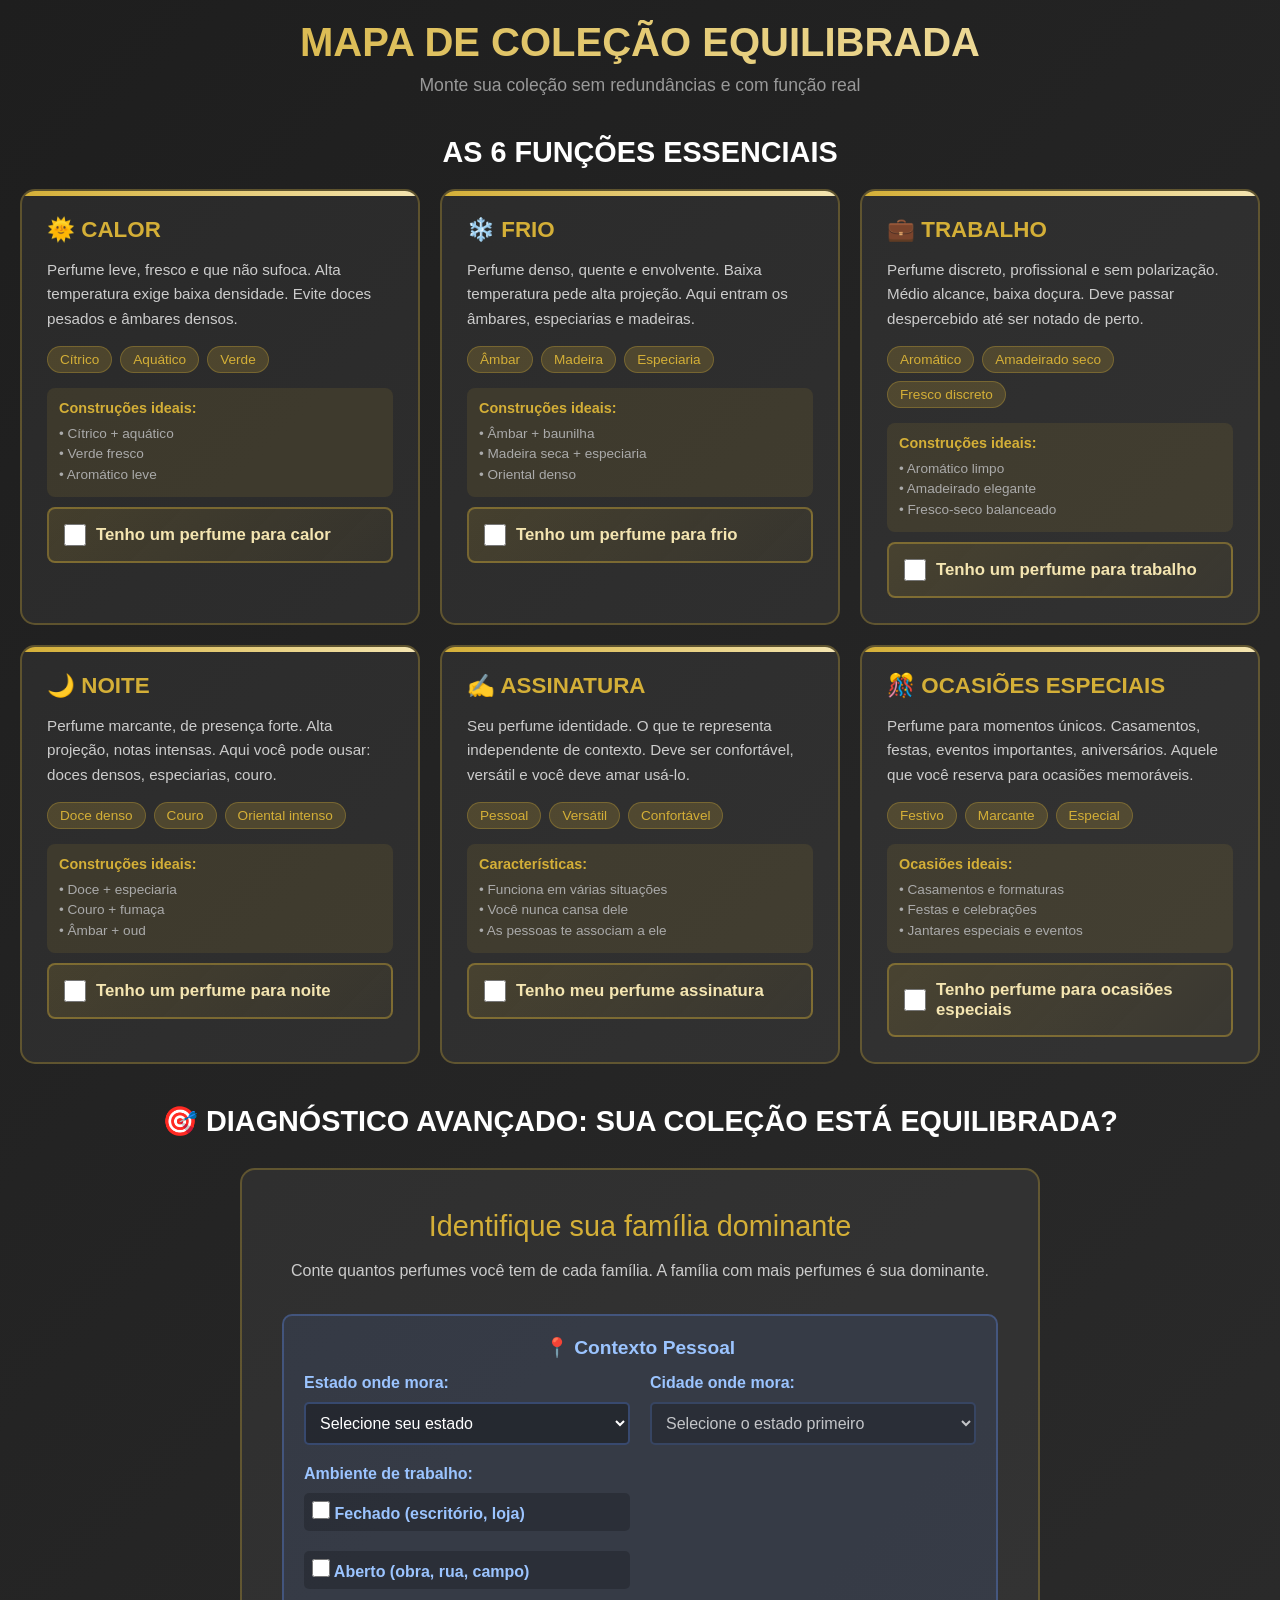
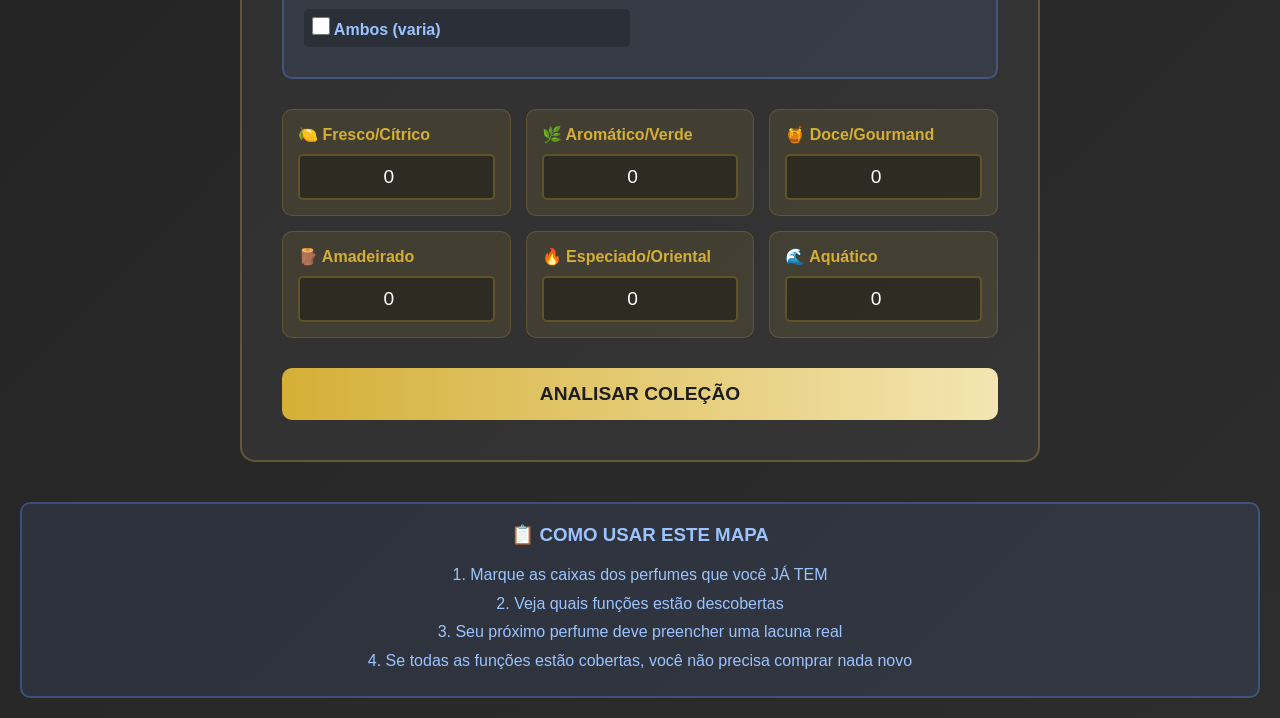
<file: mapa_full_FINAL(1).html>
<!DOCTYPE html>
<html lang="pt-BR">
<head>
    <meta charset="UTF-8">
    <meta name="viewport" content="width=device-width, initial-scale=1.0">
    <title>Mapa de Coleção de Perfumes</title>
    <style>
        * {
            margin: 0;
            padding: 0;
            box-sizing: border-box;
        }

        body {
            font-family: 'Segoe UI', Tahoma, Geneva, Verdana, sans-serif;
            background: linear-gradient(135deg, #1e1e1e 0%, #2d2d2d 100%);
            padding: 20px;
            min-height: 100vh;
        }

        .container {
            max-width: 1400px;
            margin: 0 auto;
        }

        header {
            text-align: center;
            color: white;
            margin-bottom: 40px;
        }

        h1 {
            font-size: 2.5em;
            margin-bottom: 10px;
            background: linear-gradient(90deg, #d4af37, #f4e5b1);
            -webkit-background-clip: text;
            -webkit-text-fill-color: transparent;
        }

        .subtitle {
            color: #999;
            font-size: 1.1em;
        }

        .grid {
            display: grid;
            grid-template-columns: repeat(3, 1fr);
            gap: 20px;
            margin-bottom: 40px;
        }

        .card {
            background: rgba(255, 255, 255, 0.05);
            border: 2px solid rgba(212, 175, 55, 0.3);
            border-radius: 15px;
            padding: 25px;
            transition: all 0.3s ease;
            cursor: pointer;
            position: relative;
            overflow: hidden;
        }

        .card:hover {
            transform: translateY(-5px);
            border-color: #d4af37;
            box-shadow: 0 10px 30px rgba(212, 175, 55, 0.3);
        }

        .card::before {
            content: '';
            position: absolute;
            top: 0;
            left: 0;
            width: 100%;
            height: 5px;
            background: linear-gradient(90deg, #d4af37, #f4e5b1);
        }

        .card-title {
            color: #d4af37;
            font-size: 1.4em;
            margin-bottom: 15px;
            font-weight: 600;
        }

        .card-description {
            color: #ccc;
            font-size: 0.95em;
            line-height: 1.6;
            margin-bottom: 15px;
        }

        .card-tags {
            display: flex;
            flex-wrap: wrap;
            gap: 8px;
            margin-top: 15px;
        }

        .tag {
            background: rgba(212, 175, 55, 0.2);
            color: #d4af37;
            padding: 5px 12px;
            border-radius: 20px;
            font-size: 0.85em;
            border: 1px solid rgba(212, 175, 55, 0.3);
        }

        .examples {
            background: rgba(212, 175, 55, 0.1);
            padding: 12px;
            border-radius: 8px;
            margin-top: 15px;
        }

        .examples-title {
            color: #d4af37;
            font-size: 0.9em;
            font-weight: 600;
            margin-bottom: 8px;
        }

        .examples-list {
            color: #aaa;
            font-size: 0.85em;
            line-height: 1.5;
        }

        .section-title {
            color: white;
            font-size: 1.8em;
            margin: 40px 0 20px 0;
            text-align: center;
        }

        .levels {
            display: flex;
            gap: 20px;
            flex-wrap: wrap;
            justify-content: center;
            margin-top: 30px;
        }

        .level-card {
            background: rgba(255, 255, 255, 0.05);
            border: 2px solid rgba(212, 175, 55, 0.3);
            border-radius: 15px;
            padding: 30px;
            flex: 1;
            min-width: 300px;
            max-width: 400px;
        }

        .level-title {
            color: #d4af37;
            font-size: 1.5em;
            margin-bottom: 20px;
            text-align: center;
        }

        .level-item {
            background: rgba(212, 175, 55, 0.1);
            padding: 12px;
            border-radius: 8px;
            margin-bottom: 10px;
            color: #ccc;
            font-size: 0.95em;
        }

        .level-item strong {
            color: #d4af37;
            display: block;
            margin-bottom: 5px;
        }

        .interactive-note {
            background: rgba(100, 150, 255, 0.1);
            border: 2px solid rgba(100, 150, 255, 0.3);
            border-radius: 10px;
            padding: 20px;
            margin-top: 40px;
            text-align: center;
            color: #9bc4ff;
        }

        .checkbox-container {
            display: flex;
            align-items: center;
            gap: 10px;
            margin-top: 10px;
            padding: 15px;
            background: linear-gradient(135deg, rgba(212, 175, 55, 0.15), rgba(212, 175, 55, 0.05));
            border: 2px solid rgba(212, 175, 55, 0.4);
            border-radius: 8px;
            cursor: pointer;
            transition: all 0.3s ease;
        }

        .checkbox-container:hover {
            background: linear-gradient(135deg, rgba(212, 175, 55, 0.25), rgba(212, 175, 55, 0.1));
            border-color: #d4af37;
            transform: translateX(5px);
        }

        .checkbox-container input {
            width: 22px;
            height: 22px;
            cursor: pointer;
            accent-color: #d4af37;
        }

        .checkbox-container label {
            cursor: pointer;
            flex: 1;
            color: #f4e5b1;
            font-weight: 600;
            font-size: 1.05em;
        }

        @media (max-width: 1024px) {
            .grid {
                grid-template-columns: repeat(2, 1fr);
            }
        }

        @media (max-width: 768px) {
            h1 {
                font-size: 1.8em;
            }
            
            .grid {
                grid-template-columns: 1fr;
            }
        }

        .balance-section {
            display: flex;
            justify-content: center;
            margin-top: 30px;
        }

        .balance-card {
            background: rgba(255, 255, 255, 0.05);
            border: 2px solid rgba(212, 175, 55, 0.3);
            border-radius: 15px;
            padding: 40px;
            max-width: 800px;
            width: 100%;
        }

        .balance-title {
            color: #d4af37;
            font-size: 1.8em;
            margin-bottom: 15px;
            text-align: center;
        }

        .balance-description {
            color: #ccc;
            text-align: center;
            margin-bottom: 30px;
            line-height: 1.6;
        }

        .family-counter {
            display: grid;
            grid-template-columns: repeat(auto-fit, minmax(200px, 1fr));
            gap: 15px;
            margin-bottom: 30px;
        }

        .counter-item {
            background: rgba(212, 175, 55, 0.1);
            padding: 15px;
            border-radius: 10px;
            border: 1px solid rgba(212, 175, 55, 0.2);
        }

        .counter-item label {
            color: #d4af37;
            display: block;
            margin-bottom: 10px;
            font-weight: 600;
        }

        .counter-item input {
            width: 100%;
            padding: 10px;
            font-size: 1.2em;
            text-align: center;
            background: rgba(0, 0, 0, 0.3);
            border: 2px solid rgba(212, 175, 55, 0.3);
            border-radius: 5px;
            color: white;
        }

        .counter-item input:focus {
            outline: none;
            border-color: #d4af37;
        }

        .analyze-btn {
            width: 100%;
            padding: 15px;
            font-size: 1.2em;
            font-weight: 600;
            background: linear-gradient(90deg, #d4af37, #f4e5b1);
            color: #1e1e1e;
            border: none;
            border-radius: 10px;
            cursor: pointer;
            transition: all 0.3s ease;
        }

        .analyze-btn:hover {
            transform: translateY(-2px);
            box-shadow: 0 5px 20px rgba(212, 175, 55, 0.4);
        }

        .result-box {
            margin-top: 30px;
            background: rgba(212, 175, 55, 0.1);
            border: 2px solid #d4af37;
            border-radius: 10px;
            padding: 25px;
        }

        .result-title {
            color: #d4af37;
            font-size: 1.3em;
            font-weight: 600;
            margin-bottom: 20px;
            text-align: center;
        }

        .result-content {
            color: white;
            font-size: 1.1em;
            margin-bottom: 15px;
            padding: 15px;
            background: rgba(0, 0, 0, 0.2);
            border-radius: 8px;
        }

        .result-advice {
            color: #ccc;
            line-height: 1.8;
            margin-bottom: 15px;
            padding: 15px;
            background: rgba(0, 0, 0, 0.2);
            border-radius: 8px;
        }

        .result-next {
            color: #9bc4ff;
            background: rgba(100, 150, 255, 0.1);
            border: 2px solid rgba(100, 150, 255, 0.3);
            padding: 15px;
            border-radius: 8px;
            line-height: 1.8;
        }

        .result-next strong {
            color: #fff;
        }

        .context-section {
            background: rgba(100, 150, 255, 0.1);
            border: 2px solid rgba(100, 150, 255, 0.3);
            padding: 20px;
            border-radius: 10px;
            margin-bottom: 30px;
        }

        .context-title {
            color: #9bc4ff;
            font-size: 1.2em;
            font-weight: 600;
            margin-bottom: 15px;
            text-align: center;
        }

        .context-grid {
            display: grid;
            grid-template-columns: repeat(auto-fit, minmax(250px, 1fr));
            gap: 20px;
        }

        .context-item label {
            color: #9bc4ff;
            display: block;
            margin-bottom: 10px;
            font-weight: 600;
        }

        .context-item input[type="text"] {
            width: 100%;
            padding: 10px;
            font-size: 1em;
            background: rgba(0, 0, 0, 0.3);
            border: 2px solid rgba(100, 150, 255, 0.3);
            border-radius: 5px;
            color: white;
        }

        .context-item input[type="text"]:focus {
            outline: none;
            border-color: #9bc4ff;
        }

        .context-item input[type="number"] {
            width: 100%;
            padding: 10px;
            font-size: 1em;
            background: rgba(0, 0, 0, 0.3);
            border: 2px solid rgba(100, 150, 255, 0.3);
            border-radius: 5px;
            color: white;
        }

        .context-item input[type="number"]:focus {
            outline: none;
            border-color: #9bc4ff;
        }

        .checkbox-group {
            display: flex;
            flex-direction: column;
            gap: 10px;
        }

        .checkbox-label {
            display: flex;
            align-items: center;
            gap: 10px;
            color: #ccc;
            cursor: pointer;
            padding: 8px;
            background: rgba(0, 0, 0, 0.2);
            border-radius: 5px;
            transition: all 0.2s ease;
        }

        .checkbox-label:hover {
            background: rgba(100, 150, 255, 0.1);
        }

        .checkbox-label input[type="checkbox"] {
            width: 18px;
            height: 18px;
            cursor: pointer;
        }

    </style>
</head>
<body>
    <div class="container">
        <header>
            <h1>MAPA DE COLEÇÃO EQUILIBRADA</h1>
            <p class="subtitle">Monte sua coleção sem redundâncias e com função real</p>
        </header>

        <h2 class="section-title">AS 6 FUNÇÕES ESSENCIAIS</h2>
        
        <div class="grid">
            <div class="card">
                <div class="card-title">🌞 CALOR</div>
                <div class="card-description">
                    Perfume leve, fresco e que não sufoca. Alta temperatura exige baixa densidade. Evite doces pesados e âmbares densos.
                </div>
                <div class="card-tags">
                    <span class="tag">Cítrico</span>
                    <span class="tag">Aquático</span>
                    <span class="tag">Verde</span>
                </div>
                <div class="examples">
                    <div class="examples-title">Construções ideais:</div>
                    <div class="examples-list">
                        • Cítrico + aquático<br>
                        • Verde fresco<br>
                        • Aromático leve
                    </div>
                </div>
                <div class="checkbox-container">
                    <input type="checkbox" id="calor">
                    <label for="calor">Tenho um perfume para calor</label>
                </div>
            </div>

            <div class="card">
                <div class="card-title">❄️ FRIO</div>
                <div class="card-description">
                    Perfume denso, quente e envolvente. Baixa temperatura pede alta projeção. Aqui entram os âmbares, especiarias e madeiras.
                </div>
                <div class="card-tags">
                    <span class="tag">Âmbar</span>
                    <span class="tag">Madeira</span>
                    <span class="tag">Especiaria</span>
                </div>
                <div class="examples">
                    <div class="examples-title">Construções ideais:</div>
                    <div class="examples-list">
                        • Âmbar + baunilha<br>
                        • Madeira seca + especiaria<br>
                        • Oriental denso
                    </div>
                </div>
                <div class="checkbox-container">
                    <input type="checkbox" id="frio">
                    <label for="frio">Tenho um perfume para frio</label>
                </div>
            </div>

            <div class="card">
                <div class="card-title">💼 TRABALHO</div>
                <div class="card-description">
                    Perfume discreto, profissional e sem polarização. Médio alcance, baixa doçura. Deve passar despercebido até ser notado de perto.
                </div>
                <div class="card-tags">
                    <span class="tag">Aromático</span>
                    <span class="tag">Amadeirado seco</span>
                    <span class="tag">Fresco discreto</span>
                </div>
                <div class="examples">
                    <div class="examples-title">Construções ideais:</div>
                    <div class="examples-list">
                        • Aromático limpo<br>
                        • Amadeirado elegante<br>
                        • Fresco-seco balanceado
                    </div>
                </div>
                <div class="checkbox-container">
                    <input type="checkbox" id="trabalho">
                    <label for="trabalho">Tenho um perfume para trabalho</label>
                </div>
            </div>

            <div class="card">
                <div class="card-title">🌙 NOITE</div>
                <div class="card-description">
                    Perfume marcante, de presença forte. Alta projeção, notas intensas. Aqui você pode ousar: doces densos, especiarias, couro.
                </div>
                <div class="card-tags">
                    <span class="tag">Doce denso</span>
                    <span class="tag">Couro</span>
                    <span class="tag">Oriental intenso</span>
                </div>
                <div class="examples">
                    <div class="examples-title">Construções ideais:</div>
                    <div class="examples-list">
                        • Doce + especiaria<br>
                        • Couro + fumaça<br>
                        • Âmbar + oud
                    </div>
                </div>
                <div class="checkbox-container">
                    <input type="checkbox" id="noite">
                    <label for="noite">Tenho um perfume para noite</label>
                </div>
            </div>

            <div class="card">
                <div class="card-title">✍️ ASSINATURA</div>
                <div class="card-description">
                    Seu perfume identidade. O que te representa independente de contexto. Deve ser confortável, versátil e você deve amar usá-lo.
                </div>
                <div class="card-tags">
                    <span class="tag">Pessoal</span>
                    <span class="tag">Versátil</span>
                    <span class="tag">Confortável</span>
                </div>
                <div class="examples">
                    <div class="examples-title">Características:</div>
                    <div class="examples-list">
                        • Funciona em várias situações<br>
                        • Você nunca cansa dele<br>
                        • As pessoas te associam a ele
                    </div>
                </div>
                <div class="checkbox-container">
                    <input type="checkbox" id="assinatura">
                    <label for="assinatura">Tenho meu perfume assinatura</label>
                </div>
            </div>

            <div class="card">
                <div class="card-title">🎊 OCASIÕES ESPECIAIS</div>
                <div class="card-description">
                    Perfume para momentos únicos. Casamentos, festas, eventos importantes, aniversários. Aquele que você reserva para ocasiões memoráveis.
                </div>
                <div class="card-tags">
                    <span class="tag">Festivo</span>
                    <span class="tag">Marcante</span>
                    <span class="tag">Especial</span>
                </div>
                <div class="examples">
                    <div class="examples-title">Ocasiões ideais:</div>
                    <div class="examples-list">
                        • Casamentos e formaturas<br>
                        • Festas e celebrações<br>
                        • Jantares especiais e eventos
                    </div>
                </div>
                <div class="checkbox-container">
                    <input type="checkbox" id="ocasioes">
                    <label for="ocasioes">Tenho perfume para ocasiões especiais</label>
                </div>
            </div>
        </div>

        <h2 class="section-title">🎯 DIAGNÓSTICO AVANÇADO: SUA COLEÇÃO ESTÁ EQUILIBRADA?</h2>
        
        <div class="balance-section">
            <div class="balance-card">
                <div class="balance-title">Identifique sua família dominante</div>
                <div class="balance-description">
                    Conte quantos perfumes você tem de cada família. A família com mais perfumes é sua dominante.
                </div>

                <div class="context-section">
                    <div class="context-title">📍 Contexto Pessoal</div>
                    <div class="context-grid">
                        <div class="context-item">
                            <label for="estado">Estado onde mora:</label>
                            <select id="estado" style="
                                width: 100%;
                                padding: 10px;
                                font-size: 1em;
                                background: rgba(0, 0, 0, 0.3);
                                border: 2px solid rgba(100, 150, 255, 0.3);
                                border-radius: 5px;
                                color: white;
                                cursor: pointer;
                            ">
                                <option value="">Selecione seu estado</option>
                                <option value="AC">Acre (AC)</option>
                                <option value="AL">Alagoas (AL)</option>
                                <option value="AP">Amapá (AP)</option>
                                <option value="AM">Amazonas (AM)</option>
                                <option value="BA">Bahia (BA)</option>
                                <option value="CE">Ceará (CE)</option>
                                <option value="DF">Distrito Federal (DF)</option>
                                <option value="ES">Espírito Santo (ES)</option>
                                <option value="GO">Goiás (GO)</option>
                                <option value="MA">Maranhão (MA)</option>
                                <option value="MT">Mato Grosso (MT)</option>
                                <option value="MS">Mato Grosso do Sul (MS)</option>
                                <option value="MG">Minas Gerais (MG)</option>
                                <option value="PA">Pará (PA)</option>
                                <option value="PB">Paraíba (PB)</option>
                                <option value="PR">Paraná (PR)</option>
                                <option value="PE">Pernambuco (PE)</option>
                                <option value="PI">Piauí (PI)</option>
                                <option value="RJ">Rio de Janeiro (RJ)</option>
                                <option value="RN">Rio Grande do Norte (RN)</option>
                                <option value="RS">Rio Grande do Sul (RS)</option>
                                <option value="RO">Rondônia (RO)</option>
                                <option value="RR">Roraima (RR)</option>
                                <option value="SC">Santa Catarina (SC)</option>
                                <option value="SP">São Paulo (SP)</option>
                                <option value="SE">Sergipe (SE)</option>
                                <option value="TO">Tocantins (TO)</option>
                            </select>
                        </div>
                        <div class="context-item">
                            <label for="cidade">Cidade onde mora:</label>
                            <select id="cidade" style="
                                width: 100%;
                                padding: 10px;
                                font-size: 1em;
                                background: rgba(0, 0, 0, 0.3);
                                border: 2px solid rgba(100, 150, 255, 0.3);
                                border-radius: 5px;
                                color: white;
                                cursor: pointer;
                            " disabled>
                                <option value="">Selecione o estado primeiro</option>
                            </select>
                        </div>
                        <div class="context-item">
                            <label>Ambiente de trabalho:</label>
                            <div class="checkbox-group">
                                <label class="checkbox-label">
                                    <input type="checkbox" id="amb-fechado" value="fechado">
                                    <span>Fechado (escritório, loja)</span>
                                </label>
                                <label class="checkbox-label">
                                    <input type="checkbox" id="amb-aberto" value="aberto">
                                    <span>Aberto (obra, rua, campo)</span>
                                </label>
                                <label class="checkbox-label">
                                    <input type="checkbox" id="amb-ambos" value="ambos">
                                    <span>Ambos (varia)</span>
                                </label>
                            </div>
                        </div>
                    </div>
                </div>
                
                <div class="family-counter">
                    <div class="counter-item">
                        <label>🍋 Fresco/Cítrico</label>
                        <input type="number" id="fresco" min="0" max="20" value="0">
                    </div>
                    <div class="counter-item">
                        <label>🌿 Aromático/Verde</label>
                        <input type="number" id="aromatico" min="0" max="20" value="0">
                    </div>
                    <div class="counter-item">
                        <label>🍯 Doce/Gourmand</label>
                        <input type="number" id="doce" min="0" max="20" value="0">
                    </div>
                    <div class="counter-item">
                        <label>🪵 Amadeirado</label>
                        <input type="number" id="amadeirado" min="0" max="20" value="0">
                    </div>
                    <div class="counter-item">
                        <label>🔥 Especiado/Oriental</label>
                        <input type="number" id="especiado" min="0" max="20" value="0">
                    </div>
                    <div class="counter-item">
                        <label>🌊 Aquático</label>
                        <input type="number" id="aquatico" min="0" max="20" value="0">
                    </div>
                </div>

                <button class="analyze-btn" onclick="analyzeCollection()">ANALISAR COLEÇÃO</button>

                <div id="result" class="result-box" style="display: none;">
                    <div class="result-title">📊 RESULTADO DA ANÁLISE</div>
                    <div id="dominant-family" class="result-content"></div>
                    <div id="balance-advice" class="result-advice"></div>
                    <div id="next-purchase" class="result-next"></div>
                </div>
            </div>
        </div>

        <div class="interactive-note">
            <h3 style="margin-bottom: 15px;">📋 COMO USAR ESTE MAPA</h3>
            <p style="line-height: 1.8;">
                1. Marque as caixas dos perfumes que você JÁ TEM<br>
                2. Veja quais funções estão descobertas<br>
                3. Seu próximo perfume deve preencher uma lacuna real<br>
                4. Se todas as funções estão cobertas, você não precisa comprar nada novo
            </p>
        </div>
    </div>

    <script>
        // Salvar estado dos checkboxes
        document.querySelectorAll('input[type="checkbox"]').forEach(checkbox => {
            checkbox.addEventListener('change', function() {
                localStorage.setItem(this.id, this.checked);
            });
            
            // Carregar estado salvo
            const saved = localStorage.getItem(checkbox.id);
            if (saved === 'true') {
                checkbox.checked = true;
            }
        });

        // Analisar coleção com loading
        function analyzeCollection() {
            const families = {
                'fresco': { name: '🍋 Fresco/Cítrico', value: parseInt(document.getElementById('fresco').value) || 0 },
                'aromatico': { name: '🌿 Aromático/Verde', value: parseInt(document.getElementById('aromatico').value) || 0 },
                'doce': { name: '🍯 Doce/Gourmand', value: parseInt(document.getElementById('doce').value) || 0 },
                'amadeirado': { name: '🪵 Amadeirado', value: parseInt(document.getElementById('amadeirado').value) || 0 },
                'especiado': { name: '🔥 Especiado/Oriental', value: parseInt(document.getElementById('especiado').value) || 0 },
                'aquatico': { name: '🌊 Aquático', value: parseInt(document.getElementById('aquatico').value) || 0 }
            };

            const total = Object.values(families).reduce((sum, f) => sum + f.value, 0);

            if (total === 0) {
                alert('Adicione pelo menos 1 perfume para analisar');
                return;
            }

            // MOSTRAR POPUP DE LOADING
            mostrarLoading();

            // Simular processamento por 2.5 segundos
            setTimeout(() => {
                fecharLoading();
                processarAnalise(families, total);
            }, 2500);
        }

        function mostrarLoading() {
            const overlay = document.createElement('div');
            overlay.id = 'loading-overlay';
            overlay.style.cssText = `
                position: fixed;
                top: 0;
                left: 0;
                width: 100%;
                height: 100%;
                background: rgba(0, 0, 0, 0.9);
                display: flex;
                align-items: center;
                justify-content: center;
                z-index: 9999;
                animation: fadeIn 0.3s ease;
            `;

            overlay.innerHTML = `
                <div style="
                    background: linear-gradient(135deg, #2d2d2d 0%, #1e1e1e 100%);
                    border: 3px solid #d4af37;
                    border-radius: 20px;
                    padding: 50px 60px;
                    text-align: center;
                    box-shadow: 0 20px 60px rgba(212, 175, 55, 0.5);
                    animation: slideUp 0.4s ease;
                ">
                    <div style="font-size: 4em; margin-bottom: 20px; animation: spin 1.5s linear infinite;">
                        🔄
                    </div>
                    <div style="color: #d4af37; font-size: 1.8em; font-weight: 700; margin-bottom: 15px;">
                        Analisando sua coleção...
                    </div>
                    <div style="color: #ccc; font-size: 1em; margin-bottom: 25px;">
                        Processando dados e identificando padrões
                    </div>
                    
                    <div style="
                        width: 300px;
                        height: 8px;
                        background: rgba(212, 175, 55, 0.2);
                        border-radius: 10px;
                        overflow: hidden;
                        margin: 0 auto;
                    ">
                        <div id="progress-bar" style="
                            width: 0%;
                            height: 100%;
                            background: linear-gradient(90deg, #d4af37, #f4e5b1);
                            border-radius: 10px;
                            transition: width 0.3s ease;
                        "></div>
                    </div>
                </div>
            `;

            const style = document.createElement('style');
            style.textContent = `
                @keyframes spin {
                    from { transform: rotate(0deg); }
                    to { transform: rotate(360deg); }
                }
                @keyframes fadeIn {
                    from { opacity: 0; }
                    to { opacity: 1; }
                }
                @keyframes slideUp {
                    from { transform: translateY(30px); opacity: 0; }
                    to { transform: translateY(0); opacity: 1; }
                }
                @keyframes fadeOut {
                    from { opacity: 1; }
                    to { opacity: 0; }
                }
            `;
            document.head.appendChild(style);

            document.body.appendChild(overlay);

            let progress = 0;
            const interval = setInterval(() => {
                progress += 4;
                const bar = document.getElementById('progress-bar');
                if (bar) bar.style.width = progress + '%';
                if (progress >= 100) clearInterval(interval);
            }, 100);
        }

        function fecharLoading() {
            const overlay = document.getElementById('loading-overlay');
            if (overlay) {
                overlay.style.animation = 'fadeOut 0.3s ease';
                setTimeout(() => overlay.remove(), 300);
            }
        }

        function processarAnalise(families, total) {
            // Pegar contexto pessoal
            const estado = document.getElementById('estado').value;
            const cidade = document.getElementById('cidade').value;
            const ambFechado = document.getElementById('amb-fechado').checked;
            const ambAberto = document.getElementById('amb-aberto').checked;
            const ambAmbos = document.getElementById('amb-ambos').checked;

            // Mapeamento de cidades por estado com clima (igual página LIGHT)
            const cidadesPorEstado = {
                'SP': { 'São Paulo': 'quente', 'Campinas': 'quente', 'Santos': 'quente', 'Ribeirão Preto': 'quente', 'Sorocaba': 'quente' },
                'RJ': { 'Rio de Janeiro': 'quente', 'Niterói': 'quente', 'Petrópolis': 'temperado', 'Cabo Frio': 'quente' },
                'MG': { 'Belo Horizonte': 'temperado', 'Uberlândia': 'quente', 'Juiz de Fora': 'temperado', 'Contagem': 'temperado' },
                'RS': { 'Porto Alegre': 'frio', 'Caxias do Sul': 'frio', 'Pelotas': 'frio', 'Canoas': 'frio', 'Gramado': 'frio' },
                'SC': { 'Florianópolis': 'frio', 'Joinville': 'frio', 'Blumenau': 'frio', 'Chapecó': 'frio' },
                'PR': { 'Curitiba': 'frio', 'Londrina': 'temperado', 'Maringá': 'temperado', 'Ponta Grossa': 'frio' },
                'BA': { 'Salvador': 'quente', 'Feira de Santana': 'quente', 'Vitória da Conquista': 'quente', 'Ilhéus': 'quente' },
                'CE': { 'Fortaleza': 'quente', 'Juazeiro do Norte': 'quente', 'Sobral': 'quente' },
                'PE': { 'Recife': 'quente', 'Jaboatão dos Guararapes': 'quente', 'Olinda': 'quente', 'Caruaru': 'quente' },
                'AM': { 'Manaus': 'quente', 'Parintins': 'quente', 'Itacoatiara': 'quente' },
                'PA': { 'Belém': 'quente', 'Ananindeua': 'quente', 'Santarém': 'quente' },
                'GO': { 'Goiânia': 'quente', 'Aparecida de Goiânia': 'quente', 'Anápolis': 'quente' },
                'DF': { 'Brasília': 'quente' },
                'ES': { 'Vitória': 'quente', 'Vila Velha': 'quente', 'Serra': 'quente' },
                'MT': { 'Cuiabá': 'quente', 'Várzea Grande': 'quente', 'Rondonópolis': 'quente' },
                'MS': { 'Campo Grande': 'quente', 'Dourados': 'quente', 'Três Lagoas': 'quente' },
                'MA': { 'São Luís': 'quente', 'Imperatriz': 'quente', 'Caxias': 'quente' },
                'RN': { 'Natal': 'quente', 'Mossoró': 'quente', 'Parnamirim': 'quente' },
                'PB': { 'João Pessoa': 'quente', 'Campina Grande': 'quente', 'Santa Rita': 'quente' },
                'AL': { 'Maceió': 'quente', 'Arapiraca': 'quente' },
                'SE': { 'Aracaju': 'quente', 'Nossa Senhora do Socorro': 'quente' },
                'PI': { 'Teresina': 'quente', 'Parnaíba': 'quente' },
                'TO': { 'Palmas': 'quente', 'Araguaína': 'quente' },
                'RO': { 'Porto Velho': 'quente', 'Ji-Paraná': 'quente' },
                'AC': { 'Rio Branco': 'quente', 'Cruzeiro do Sul': 'quente' },
                'RR': { 'Boa Vista': 'quente' },
                'AP': { 'Macapá': 'quente', 'Santana': 'quente' }
            };

            // Determina clima baseado na cidade (se selecionada) ou estado
            let climaRegiao = 'temperado';
            
            if (cidade && estado) {
                // Usa o mapeamento de cidades
                const cidadesEstado = cidadesPorEstado[estado] || {};
                climaRegiao = cidadesEstado[cidade] || 'temperado';
            } else if (estado) {
                // Fallback: usa mapeamento de estado
                const estadosQuentes = ['AM', 'AC', 'RR', 'AP', 'PA', 'TO', 'MA', 'PI', 'CE', 'RN', 'PB', 'PE', 'AL', 'SE', 'BA', 'MT', 'MS', 'GO', 'DF', 'MG', 'ES', 'RJ', 'SP'];
                const estadosFrios = ['RS', 'SC', 'PR'];
                
                if (estadosQuentes.includes(estado)) {
                    climaRegiao = 'quente';
                } else if (estadosFrios.includes(estado)) {
                    climaRegiao = 'frio';
                }
            }

            // Contar famílias representadas
            const familiesRepresented = Object.values(families).filter(f => f.value > 0).length;

            // Encontrar família dominante
            let dominant = null;
            let maxValue = 0;
            Object.entries(families).forEach(([key, data]) => {
                if (data.value > maxValue) {
                    maxValue = data.value;
                    dominant = { key, ...data };
                }
            });

            const percentage = ((maxValue / total) * 100).toFixed(0);

            // CALCULAR NÍVEL DO COLECIONADOR
            let level = '';
            let levelEmoji = '';
            let levelAdvice = '';

            if (total >= 1 && total <= 5) {
                levelEmoji = '🎯';
                level = 'INICIANTE';
                levelAdvice = 'Você está começando. Foque nas 5 funções básicas (calor, frio, trabalho, noite, assinatura) antes de diversificar.';
            } else if (total >= 6 && total <= 10) {
                if (familiesRepresented >= 4 && percentage < 50) {
                    levelEmoji = '⚡';
                    level = 'INTERMEDIÁRIO';
                    levelAdvice = 'Coleção crescendo bem. Continue diversificando e evite redundâncias na família dominante.';
                } else {
                    levelEmoji = '⚠️';
                    level = 'INTERMEDIÁRIO (com desequilíbrio)';
                    levelAdvice = 'Você tem quantidade de intermediário, mas está comprando muito da mesma família. Diversifique antes de expandir.';
                }
            } else if (total >= 11 && total <= 15) {
                if (familiesRepresented >= 5 && percentage <= 40) {
                    levelEmoji = '🔥';
                    level = 'AVANÇADO';
                    levelAdvice = 'Coleção madura e equilibrada. Cada novo perfume deve preencher uma subfunção específica (ex: calor extremo, trabalho formal).';
                } else {
                    levelEmoji = '⚠️';
                    level = 'AVANÇADO (com redundância)';
                    levelAdvice = 'Você tem muitos perfumes, mas com sobreposição. Identifique os redundantes e considere vender/trocar antes de comprar mais.';
                }
            } else {
                if (percentage <= 35 && familiesRepresented >= 5) {
                    levelEmoji = '👑';
                    level = 'COLECIONADOR EQUILIBRADO';
                    levelAdvice = 'Coleção extensa e diversificada. Agora o foco é: cada perfume tem função clara ou você está acumulando?';
                } else {
                    levelEmoji = '⚠️';
                    level = 'COLECIONADOR (com acúmulo)';
                    levelAdvice = 'Você tem MUITOS perfumes, mas está acumulando redundâncias. Pare de comprar. Venda os que não usa e reorganize.';
                }
            }

            // Encontrar famílias ausentes ou fracas
            const missing = Object.entries(families)
                .filter(([key, data]) => data.value === 0)
                .map(([key, data]) => ({ key, ...data }));
            
            const weak = Object.entries(families)
                .filter(([key, data]) => data.value === 1)
                .map(([key, data]) => ({ key, ...data }));

            // Gerar análise
            const resultDiv = document.getElementById('result');
            const dominantDiv = document.getElementById('dominant-family');
            const adviceDiv = document.getElementById('balance-advice');
            const nextDiv = document.getElementById('next-purchase');

            // Mapeamento de nomes completos dos estados (escopo global)
            const estadosNomes = {
                'AC': 'Acre', 'AL': 'Alagoas', 'AP': 'Amapá', 'AM': 'Amazonas',
                'BA': 'Bahia', 'CE': 'Ceará', 'DF': 'Distrito Federal', 'ES': 'Espírito Santo',
                'GO': 'Goiás', 'MA': 'Maranhão', 'MT': 'Mato Grosso', 'MS': 'Mato Grosso do Sul',
                'MG': 'Minas Gerais', 'PA': 'Pará', 'PB': 'Paraíba', 'PR': 'Paraná',
                'PE': 'Pernambuco', 'PI': 'Piauí', 'RJ': 'Rio de Janeiro', 'RN': 'Rio Grande do Norte',
                'RS': 'Rio Grande do Sul', 'RO': 'Rondônia', 'RR': 'Roraima',
                'SC': 'Santa Catarina', 'SP': 'São Paulo', 'SE': 'Sergipe', 'TO': 'Tocantins'
            };

            // Criar layout gráfico compacto para as informações (igual LIGHT)
            const infoCards = `
                <div style="
                    display: grid;
                    grid-template-columns: repeat(2, 1fr);
                    gap: 12px;
                    margin-bottom: 20px;
                ">
                    ${estado || cidade ? `
                        <div style="
                            background: linear-gradient(135deg, rgba(100, 150, 255, 0.15), rgba(100, 150, 255, 0.05));
                            border: 2px solid rgba(100, 150, 255, 0.4);
                            border-radius: 8px;
                            padding: 12px;
                        ">
                            <div style="font-size: 0.85em; color: #9bc4ff; margin-bottom: 6px; font-weight: 600;">📍 LOCALIZAÇÃO</div>
                            <div style="color: #fff; font-size: 0.95em; line-height: 1.5;">
                                ${estado && cidade ? `${cidade}, ${estadosNomes[estado] || estado}` : (estado ? estadosNomes[estado] || estado : (cidade || 'Não informado'))}<br>
                                ${estado || cidade ? `<span style="color: #9bc4ff;">${climaRegiao === 'quente' ? '🌡️ Clima quente' : climaRegiao === 'frio' ? '❄️ Clima frio' : '🌤️ Clima temperado'}</span>` : ''}
                            </div>
                        </div>
                    ` : ''}
                    
                    ${ambFechado || ambAberto || ambAmbos ? `
                        <div style="
                            background: linear-gradient(135deg, rgba(100, 150, 255, 0.15), rgba(100, 150, 255, 0.05));
                            border: 2px solid rgba(100, 150, 255, 0.4);
                            border-radius: 8px;
                            padding: 12px;
                        ">
                            <div style="font-size: 0.85em; color: #9bc4ff; margin-bottom: 6px; font-weight: 600;">💼 AMBIENTE</div>
                            <div style="color: #fff; font-size: 0.95em;">
                                ${[ambFechado && 'Fechado', ambAberto && 'Aberto', ambAmbos && 'Ambos'].filter(Boolean).join(', ')}
                            </div>
                        </div>
                    ` : ''}
                    
                    <div style="
                        background: linear-gradient(135deg, rgba(212, 175, 55, 0.15), rgba(212, 175, 55, 0.05));
                        border: 2px solid rgba(212, 175, 55, 0.4);
                        border-radius: 8px;
                        padding: 12px;
                    ">
                        <div style="font-size: 0.85em; color: #d4af37; margin-bottom: 6px; font-weight: 600;">📊 TOTAL</div>
                        <div style="color: #fff; font-size: 1.3em; font-weight: 700;">${total} perfumes</div>
                    </div>
                    
                    <div style="
                        background: linear-gradient(135deg, rgba(212, 175, 55, 0.15), rgba(212, 175, 55, 0.05));
                        border: 2px solid rgba(212, 175, 55, 0.4);
                        border-radius: 8px;
                        padding: 12px;
                    ">
                        <div style="font-size: 0.85em; color: #d4af37; margin-bottom: 6px; font-weight: 600;">🎯 FAMÍLIAS</div>
                        <div style="color: #fff; font-size: 1.3em; font-weight: 700;">${familiesRepresented}/6</div>
                    </div>
                    
                    <div style="
                        background: linear-gradient(135deg, rgba(212, 175, 55, 0.2), rgba(212, 175, 55, 0.1));
                        border: 3px solid #d4af37;
                        border-radius: 8px;
                        padding: 12px;
                        grid-column: 1 / -1;
                    ">
                        <div style="font-size: 0.85em; color: #d4af37; margin-bottom: 8px; font-weight: 600;">👑 FAMÍLIA DOMINANTE</div>
                        <div style="color: #fff; font-size: 1.2em; font-weight: 700; margin-bottom: 4px;">
                            ${dominant.name}
                        </div>
                        <div style="color: #f4e5b1; font-size: 1em;">
                            ${maxValue} perfumes · <strong style="color: #d4af37; font-size: 1.15em;">${percentage}%</strong> da coleção
                        </div>
                    </div>
                </div>
                
                <style>
                    @media (max-width: 768px) {
                        #dominant-family > div:first-child {
                            grid-template-columns: 1fr !important;
                        }
                    }
                </style>
            `;

            dominantDiv.innerHTML = `
                <div style="background: rgba(212, 175, 55, 0.15); padding: 15px; border-radius: 8px; margin-bottom: 15px; border-left: 4px solid #d4af37;">
                    <div style="font-size: 1.3em; margin-bottom: 10px;">${levelEmoji} <strong>SEU NÍVEL: ${level}</strong></div>
                    <div style="color: #ccc; font-size: 0.95em;">${levelAdvice}</div>
                </div>
                ${infoCards}
            `;

            // Análise e conselhos
            let advice = '';
            let status = '';

            if (percentage >= 50) {
                status = `
                    <div style="text-align: center; margin-bottom: 15px;">
                        <div style="
                            display: inline-block;
                            background: linear-gradient(135deg, rgba(212, 175, 55, 0.2), rgba(212, 175, 55, 0.1));
                            border: 2px solid #d4af37;
                            border-radius: 8px;
                            padding: 10px 30px;
                        ">
                            <span style="color: #d4af37; font-size: 1.3em; font-weight: 700; letter-spacing: 2px;">
                                📋 DIAGNÓSTICO
                            </span>
                        </div>
                    </div>
                    <div style="
                        background: linear-gradient(135deg, rgba(255, 50, 50, 0.3), rgba(200, 0, 0, 0.2));
                        border: 4px solid #ff3333;
                        border-radius: 12px;
                        padding: 25px;
                        margin-bottom: 20px;
                        box-shadow: 0 0 30px rgba(255, 50, 50, 0.5);
                        animation: pulse-red 2s infinite;
                    ">
                        <div style="font-size: 2em; text-align: center; margin-bottom: 10px;">🚨</div>
                        <div style="font-size: 1.5em; font-weight: 700; color: #ff6666; text-align: center; text-transform: uppercase;">
                            ATENÇÃO: COLEÇÃO DESBALANCEADA!
                        </div>
                    </div>
                    <style>
                        @keyframes pulse-red {
                            0%, 100% { box-shadow: 0 0 30px rgba(255, 50, 50, 0.5); }
                            50% { box-shadow: 0 0 50px rgba(255, 50, 50, 0.8); }
                        }
                    </style>
                `;
                advice = `
                    <div style="font-size: 1.25em; line-height: 1.8; margin-top: 15px;">
                        <div style="text-align: center;">
                            <strong style="color: #ff6666; font-size: 1.4em;">VOCÊ ESTÁ DESPERDIÇANDO DINHEIRO!</strong>
                        </div>
                        <br>
                        <span style="font-size: 1.15em; color: #fff;">
                            Você está viciado em <strong style="color: #d4af37;">${dominant.name}</strong>. 
                            Isso cria <strong style="color: #ff6666;">redundância crítica</strong> — você tem vários perfumes fazendo a MESMA função.
                        </span>
                        <br><br>
                        <strong style="color: #ffaa00; font-size: 1.15em;">💸 Resultado:</strong> 
                        <span style="font-size: 1.1em;">
                            Você gasta mais, usa menos, e não tem opções reais para diferentes situações.
                        </span>
                    </div>
                `;
            } else if (percentage >= 35) {
                status = `
                    <div style="text-align: center; margin-bottom: 15px;">
                        <div style="
                            display: inline-block;
                            background: linear-gradient(135deg, rgba(212, 175, 55, 0.2), rgba(212, 175, 55, 0.1));
                            border: 2px solid #d4af37;
                            border-radius: 8px;
                            padding: 10px 30px;
                        ">
                            <span style="color: #d4af37; font-size: 1.3em; font-weight: 700; letter-spacing: 2px;">
                                📋 DIAGNÓSTICO
                            </span>
                        </div>
                    </div>
                    <div style="
                        background: linear-gradient(135deg, rgba(255, 165, 0, 0.3), rgba(255, 140, 0, 0.2));
                        border: 4px solid #ff9933;
                        border-radius: 12px;
                        padding: 25px;
                        margin-bottom: 20px;
                        box-shadow: 0 0 30px rgba(255, 165, 0, 0.5);
                        animation: pulse-orange 2.5s infinite;
                    ">
                        <div style="font-size: 2em; text-align: center; margin-bottom: 10px;">⚠️</div>
                        <div style="font-size: 1.4em; font-weight: 700; color: #ffaa00; text-align: center; text-transform: uppercase;">
                            Alerta: Coleção com Viés!
                        </div>
                    </div>
                    <style>
                        @keyframes pulse-orange {
                            0%, 100% { box-shadow: 0 0 30px rgba(255, 165, 0, 0.5); }
                            50% { box-shadow: 0 0 45px rgba(255, 165, 0, 0.7); }
                        }
                    </style>
                `;
                advice = `
                    <div style="font-size: 1.25em; line-height: 1.8; margin-top: 15px;">
                        <div style="text-align: center;">
                            <strong style="color: #ffaa00; font-size: 1.3em;">SUA COLEÇÃO ESTÁ DESEQUILIBRADA!</strong>
                        </div>
                        <br>
                        <span style="font-size: 1.15em; color: #fff;">
                            <strong style="color: #d4af37;">${dominant.name}</strong> domina sua coleção (<strong style="color: #ffaa00; font-size: 1.2em;">${percentage}%</strong>). 
                            Você está comprando sempre o mesmo tipo de perfume.
                        </span>
                        <br><br>
                        <strong style="color: #ffcc66; font-size: 1.15em;">⚠️ Atenção:</strong> 
                        <span style="font-size: 1.1em;">
                            Seu próximo perfume <strong style="color: #ff6666;">NÃO</strong> deve ser dessa família. 
                            Você precisa diversificar <strong style="color: #ffaa00;">AGORA!</strong>
                        </span>
                    </div>
                `;
            } else {
                status = `
                    <div style="text-align: center; margin-bottom: 15px;">
                        <div style="
                            display: inline-block;
                            background: linear-gradient(135deg, rgba(212, 175, 55, 0.2), rgba(212, 175, 55, 0.1));
                            border: 2px solid #d4af37;
                            border-radius: 8px;
                            padding: 10px 30px;
                        ">
                            <span style="color: #d4af37; font-size: 1.3em; font-weight: 700; letter-spacing: 2px;">
                                📋 DIAGNÓSTICO
                            </span>
                        </div>
                    </div>
                    <div style="
                        background: linear-gradient(135deg, rgba(76, 175, 80, 0.2), rgba(76, 175, 80, 0.1));
                        border: 3px solid rgba(76, 175, 80, 0.5);
                        border-radius: 12px;
                        padding: 20px;
                        margin-bottom: 20px;
                        text-align: center;
                    ">
                        <div style="font-size: 1.8em; margin-bottom: 8px;">✅</div>
                        <div style="font-size: 1.3em; font-weight: 700; color: #81c784;">
                            COLEÇÃO EQUILIBRADA
                        </div>
                    </div>
                `;
                advice = `Sua coleção tem boa distribuição entre famílias. Você tem opções reais para diferentes contextos. Continue expandindo as famílias mais fracas antes de adicionar mais na dominante.`;
            }

            adviceDiv.innerHTML = status + advice;

            // RECOMENDAÇÕES PERSONALIZADAS BASEADAS EM FAMÍLIAS FALTANTES
            let nextPurchase = '<strong>🎯 RECOMENDAÇÕES PERSONALIZADAS:</strong><br><br>';
            
            if (missing.length > 0 || weak.length > 0) {
                nextPurchase += '<div style="background: rgba(212, 175, 55, 0.1); padding: 15px; border-radius: 8px; margin-bottom: 15px;">';
                nextPurchase += '<strong>Famílias que você precisa adicionar:</strong><br><br>';
                
                // Recomendações específicas para cada família faltante
                [...missing, ...weak].forEach(family => {
                    nextPurchase += `<div style="margin-bottom: 12px; padding-left: 10px; border-left: 3px solid #d4af37;">`;
                    nextPurchase += `<strong>${family.name}</strong><br>`;
                    
                    // Recomendações específicas por família
                    if (family.key === 'fresco') {
                        nextPurchase += '<span style="color: #aaa;">→ Essencial para calor e verão. Ideal para: trabalho em ambiente aberto, dias quentes, pós-treino.</span><br>';
                        nextPurchase += '<span style="color: #888; font-size: 0.9em;">Exemplos: cítricos limpos, água de colônia, bergamota + lavanda.</span>';
                    } else if (family.key === 'aromatico') {
                        nextPurchase += '<span style="color: #aaa;">→ Versátil e profissional. Ideal para: trabalho em ambiente fechado, reuniões, uso diário discreto.</span><br>';
                        nextPurchase += '<span style="color: #888; font-size: 0.9em;">Exemplos: lavanda + sálvia, aromático fougère, verde herbal.</span>';
                    } else if (family.key === 'doce') {
                        nextPurchase += '<span style="color: #aaa;">→ Presença marcante. Ideal para: noite, encontros, frio, eventos sociais.</span><br>';
                        nextPurchase += '<span style="color: #888; font-size: 0.9em;">Exemplos: baunilha + caramelo, tabaco doce, âmbar gourmand.</span>';
                    } else if (family.key === 'amadeirado') {
                        nextPurchase += '<span style="color: #aaa;">→ Elegante e atemporal. Ideal para: trabalho formal, outono/inverno, assinatura masculina clássica.</span><br>';
                        nextPurchase += '<span style="color: #888; font-size: 0.9em;">Exemplos: sândalo seco, cedro + vetiver, madeira nobre.</span>';
                    } else if (family.key === 'especiado') {
                        nextPurchase += '<span style="color: #aaa;">→ Densidade e caráter. Ideal para: frio intenso, noite, quando quer impactar.</span><br>';
                        nextPurchase += '<span style="color: #888; font-size: 0.9em;">Exemplos: canela + cravo, pimenta + incenso, especiaria oriental.</span>';
                    } else if (family.key === 'aquatico') {
                        nextPurchase += '<span style="color: #aaa;">→ Frescor limpo e moderno. Ideal para: calor extremo, praia, esportes, ambiente casual.</span><br>';
                        nextPurchase += '<span style="color: #888; font-size: 0.9em;">Exemplos: água marinha, ozônico, melão aquático.</span>';
                    }
                    
                    nextPurchase += `</div>`;
                });
                
                nextPurchase += '</div>';

                // Recomendação baseada em clima
                if (cidade) {
                    nextPurchase += '<div style="background: rgba(100, 150, 255, 0.1); padding: 15px; border-radius: 8px; margin-bottom: 15px;">';
                    nextPurchase += '<strong>📍 Baseado no seu clima:</strong><br><br>';
                    
                    if (climaRegiao === 'quente') {
                        if (families.fresco.value === 0 || families.aquatico.value === 0) {
                            nextPurchase += '🌡️ Você mora em região quente e NÃO tem Fresco/Cítrico ou Aquático? Isso é prioridade máxima.<br>';
                            nextPurchase += 'Sem eles, você vai sofrer no calor ou usar perfumes inadequados que sufocam.';
                        } else {
                            nextPurchase += '✅ Você tem opções para o calor da sua região. Continue mantendo essas famílias leves na rotação.';
                        }
                    } else if (climaRegiao === 'frio') {
                        if (families.doce.value === 0 || families.especiado.value === 0) {
                            nextPurchase += '❄️ Você mora em região fria e NÃO tem Doce ou Especiado? Adicione urgente.<br>';
                            nextPurchase += 'Frescos e aquáticos vão desaparecer no frio. Você precisa de densidade.';
                        } else {
                            nextPurchase += '✅ Você tem opções para o frio da sua região. Aproveite para usar os densos e especiados.';
                        }
                    } else {
                        nextPurchase += '🌤️ Clima temperado exige versatilidade. Certifique-se de ter opções para ambas as estações.';
                    }
                    
                    nextPurchase += '</div>';
                }

                // Recomendação baseada em ambiente de trabalho
                if (ambFechado || ambAberto || ambAmbos) {
                    nextPurchase += '<div style="background: rgba(100, 150, 255, 0.1); padding: 15px; border-radius: 8px; margin-bottom: 15px;">';
                    nextPurchase += '<strong>💼 Baseado no seu trabalho:</strong><br><br>';
                    
                    if (ambFechado || ambAmbos) {
                        if (families.aromatico.value === 0) {
                            nextPurchase += '🏢 Ambiente fechado exige discretos! Aromático/Verde é ESSENCIAL para não incomodar.<br>';
                            nextPurchase += 'Evite doces densos e árabes no escritório — você vai ser "aquele cara do perfume forte".';
                        } else {
                            nextPurchase += '✅ Você tem opções para ambiente fechado. Use aromáticos e amadeirados secos no trabalho.';
                        }
                    }
                    
                    if (ambAberto || ambAmbos) {
                        nextPurchase += '<br>🌳 Ambiente aberto permite mais liberdade. Você pode usar perfumes com mais projeção sem medo.';
                    }
                    
                    nextPurchase += '</div>';
                }
                
            } else {
                nextPurchase += 'Todas as famílias estão representadas. Escolha baseado em <strong>função</strong> (calor, frio, trabalho, noite) que esteja faltando.';
            }

            // Próximos passos baseados no nível
            if (level.includes('INICIANTE')) {
                nextPurchase += `<br>🎯 <strong>PRÓXIMO PASSO:</strong> Complete as 5 funções básicas antes de pensar em variedade de famílias.`;
            } else if (level.includes('redundância') || level.includes('acúmulo')) {
                nextPurchase += `<br>🛑 <strong>PARE DE COMPRAR.</strong> Identifique perfumes redundantes, venda ou troque, e só compre quando identificar uma lacuna funcional real.`;
            }

            // Regra de ouro
            nextPurchase += `<br><br>🎯 <strong>REGRA DE OURO:</strong> Se você não consegue pensar em 3 situações específicas onde usaria o perfume que está pensando em comprar, você NÃO precisa dele.`;

            // SISTEMA DE RECOMENDAÇÃO DE 3 PERFUMES ESPECÍFICOS
            if (missing.length > 0 || weak.length > 0) {
                nextPurchase += `<br><br><div style="background: linear-gradient(135deg, rgba(212, 175, 55, 0.2), rgba(212, 175, 55, 0.05)); padding: 20px; border-radius: 10px; border: 2px solid #d4af37;">`;
                nextPurchase += `<div style="font-size: 1.2em; color: #d4af37; font-weight: 600; margin-bottom: 15px; text-align: center;">🎁 3 RECOMENDAÇÕES PARA EQUILIBRAR SUA COLEÇÃO</div>`;
                nextPurchase += `<div style="color: #aaa; text-align: center; margin-bottom: 20px; font-size: 0.9em;">Baseado no seu clima, orçamento e lacunas identificadas</div>`;
                
                // Base de dados de perfumes por família e faixa de preço
                const perfumeDatabase = {
                    fresco: {
                        economico: [
                            { nome: "Água de Cheiro Acqua Fresca", preco: "80-120", desc: "Nacional fresco cítrico para calor intenso" },
                            { nome: "Eudora Soul Fresh", preco: "100-150", desc: "Nacional aquático clean, dia a dia" },
                            { nome: "Lattitude Inspire (inspirado Invictus)", preco: "150-250", desc: "Inspirado fresco marinho, ótima performance" },
                            { nome: "Cheiro de Banho Brisas do Atlântico", preco: "120-180", desc: "Nacional aquático fresco, alta fixação" }
                        ],
                        intermediario: [
                            { nome: "Versace Pour Homme", preco: "280-380", desc: "Cítrico elegante com notas aquáticas" },
                            { nome: "Dolce & Gabbana Light Blue", preco: "350-480", desc: "Cítrico sofisticado, muito versátil" },
                            { nome: "Acqua di Giò Profumo", preco: "400-550", desc: "Aquático denso, funciona ano todo" },
                            { nome: "Prada Luna Rossa Ocean", preco: "380-520", desc: "Aquático aromático moderno" }
                        ],
                        premium: [
                            { nome: "Creed Aventus Cologne", preco: "1600-2200", desc: "Nicho fresco premium com performance excepcional" },
                            { nome: "Tom Ford Neroli Portofino", preco: "1800-2400", desc: "Nicho cítrico luxuoso, assinatura de verão" },
                            { nome: "Parfums de Marly Percival", preco: "1500-2000", desc: "Nicho fresco amadeirado de alta qualidade" },
                            { nome: "Creed Silver Mountain Water", preco: "1600-2100", desc: "Nicho aromático verde premium" }
                        ]
                    },
                    aromatico: {
                        economico: [
                            { nome: "Natura Homem Essence", preco: "120-180", desc: "Nacional aromático discreto para trabalho" },
                            { nome: "O Boticário Malbec Bleu", preco: "150-220", desc: "Nacional aromático elegante, profissional" },
                            { nome: "Lattitude Route (inspirado Sauvage)", preco: "180-280", desc: "Inspirado aromático pimenta, versátil" },
                            { nome: "Paris Elysees La Vie Est Belle Homme", preco: "100-150", desc: "Nacional aromático limpo para dia a dia" }
                        ],
                        intermediario: [
                            { nome: "Dior Sauvage EDT", preco: "380-520", desc: "Aromático pimenta, extremamente versátil" },
                            { nome: "Bleu de Chanel EDT", preco: "420-580", desc: "Aromático cítrico sofisticado" },
                            { nome: "Prada L'Homme", preco: "350-480", desc: "Aromático íris clean para trabalho" },
                            { nome: "Versace Dylan Blue", preco: "300-420", desc: "Aromático aquático moderno" }
                        ],
                        premium: [
                            { nome: "Tom Ford Grey Vetiver", preco: "1600-2200", desc: "Nicho aromático elegante para trabalho formal" },
                            { nome: "Hermès Terre d'Hermès", preco: "1500-2000", desc: "Nicho aromático cítrico atemporal" },
                            { nome: "Creed Green Irish Tweed", preco: "1700-2300", desc: "Nicho aromático verde clássico" },
                            { nome: "Tom Ford Vert Bohème", preco: "2200-2800", desc: "Nicho aromático verde premium" }
                        ]
                    },
                    doce: {
                        economico: [
                            { nome: "O Boticário Malbec", preco: "120-180", desc: "Nacional doce amadeirado para noite" },
                            { nome: "Ferrari Black", preco: "150-220", desc: "Nacional doce especiado intenso" },
                            { nome: "Mahogany Leather Red (inspirado 1 Million)", preco: "180-280", desc: "Inspirado doce especiado noturno" },
                            { nome: "Afnan 9PM", preco: "200-320", desc: "Árabe doce para noites frias, alta projeção" }
                        ],
                        intermediario: [
                            { nome: "Paco Rabanne 1 Million", preco: "350-480", desc: "Doce especiado para noite" },
                            { nome: "Viktor & Rolf Spicebomb", preco: "400-550", desc: "Doce especiado intenso para frio" },
                            { nome: "Yves Saint Laurent La Nuit de L'Homme", preco: "380-520", desc: "Doce cardamomo elegante" },
                            { nome: "Jean Paul Gaultier Le Male Le Parfum", preco: "420-580", desc: "Doce oriental denso" }
                        ],
                        premium: [
                            { nome: "Initio Oud for Greatness", preco: "1800-2400", desc: "Nicho doce oud poderoso, presença máxima" },
                            { nome: "Parfums de Marly Layton", preco: "1600-2200", desc: "Nicho doce especiado de luxo" },
                            { nome: "Xerjoff Naxos", preco: "1700-2300", desc: "Nicho doce tabaco mel premium" },
                            { nome: "Tom Ford Tobacco Vanille", preco: "1800-2500", desc: "Nicho especiado tabaco baunilha icônico" }
                        ]
                    },
                    amadeirado: {
                        economico: [
                            { nome: "Natura Kaiak Tradicional", preco: "80-130", desc: "Nacional amadeirado clássico versátil" },
                            { nome: "O Boticário Coffee Man", preco: "120-180", desc: "Nacional amadeirado café elegante" },
                            { nome: "Lattitude Legend (inspirado Montblanc Legend)", preco: "180-280", desc: "Inspirado amadeirado discreto profissional" },
                            { nome: "Club de Nuit Intense Man", preco: "250-350", desc: "Árabe amadeirado frutal (tipo Aventus)" }
                        ],
                        intermediario: [
                            { nome: "Bleu de Chanel Parfum", preco: "550-750", desc: "Amadeirado denso, assinatura premium" },
                            { nome: "Givenchy Gentleman EDP", preco: "400-550", desc: "Amadeirado íris couro elegante" },
                            { nome: "Dior Homme Intense", preco: "450-600", desc: "Amadeirado íris sofisticado" },
                            { nome: "Prada L'Homme Intense", preco: "380-520", desc: "Amadeirado âmbar discreto" }
                        ],
                        premium: [
                            { nome: "Creed Aventus", preco: "1800-2500", desc: "Nicho amadeirado frutal icônico" },
                            { nome: "Tom Ford Oud Wood", preco: "1800-2400", desc: "Nicho amadeirado oud acessível e elegante" },
                            { nome: "Parfums de Marly Herod", preco: "1600-2200", desc: "Nicho amadeirado tabaco canela premium" },
                            { nome: "Roja Dove Elysium", preco: "2200-3000", desc: "Nicho amadeirado cítrico de luxo absoluto" }
                        ]
                    },
                    especiado: {
                        economico: [
                            { nome: "Jequiti Make B. Boticollection", preco: "100-150", desc: "Nacional especiado doce para noite" },
                            { nome: "Eudora Glamour Secrets Black", preco: "120-180", desc: "Nacional especiado intenso noturno" },
                            { nome: "Rasasi La Yuqawam", preco: "200-320", desc: "Árabe especiado tabaco para frio extremo" },
                            { nome: "Armaf Club de Nuit Intense", preco: "180-280", desc: "Árabe especiado amadeirado potente" }
                        ],
                        intermediario: [
                            { nome: "Armani Code Profumo", preco: "400-550", desc: "Especiado doce para noites frias" },
                            { nome: "Dior Homme Parfum", preco: "500-700", desc: "Especiado íris couro denso" },
                            { nome: "Azzaro Wanted by Night", preco: "350-480", desc: "Especiado canela intenso" },
                            { nome: "Giorgio Armani Stronger With You Intensely", preco: "380-520", desc: "Especiado doce moderno" }
                        ],
                        premium: [
                            { nome: "Initio Side Effect", preco: "1800-2400", desc: "Nicho especiado tabaco rum premium" },
                            { nome: "Parfums de Marly Oajan", preco: "1700-2300", desc: "Nicho especiado canela mel de luxo" },
                            { nome: "Amouage Interlude Man", preco: "1600-2200", desc: "Nicho especiado incenso complexo" },
                            { nome: "Roja Dove Enigma", preco: "2500-3500", desc: "Nicho especiado oriental absoluto" }
                        ]
                    },
                    aquatico: {
                        economico: [
                            { nome: "Natura Homem Verano", preco: "100-150", desc: "Nacional aquático para calor intenso" },
                            { nome: "Jequiti Oceano Atlantis", preco: "80-130", desc: "Nacional aquático fresco praia" },
                            { nome: "Paris Elysees Vodka Man", preco: "100-150", desc: "Nacional aquático clean para verão" },
                            { nome: "Davidoff Cool Water", preco: "180-280", desc: "Aquático clássico para calor" }
                        ],
                        intermediario: [
                            { nome: "Acqua di Giò Profondo", preco: "400-550", desc: "Aquático marinho moderno" },
                            { nome: "Chanel Allure Homme Sport Eau Extrême", preco: "480-650", desc: "Aquático fresco esportivo premium" },
                            { nome: "Issey Miyake L'Eau d'Issey Pour Homme", preco: "350-480", desc: "Aquático yuzu elegante" },
                            { nome: "Bvlgari Aqva Pour Homme", preco: "380-520", desc: "Aquático marinho sofisticado" }
                        ],
                        premium: [
                            { nome: "Creed Virgin Island Water", preco: "1700-2300", desc: "Nicho aquático tropical premium" },
                            { nome: "Parfums de Marly Sedley", preco: "1600-2200", desc: "Nicho aquático bergamota elegante" },
                            { nome: "Acqua di Parma Blu Mediterraneo", preco: "1500-2000", desc: "Nicho aquático italiano luxuoso" },
                            { nome: "Creed Millésime Impérial", preco: "1800-2400", desc: "Nicho aquático frutal icônico" }
                        ]
                    }
                };

                // Define faixa padrão como intermediário (já que removemos custo médio)
                let faixaOrcamento = 'intermediario';

                // Priorizar famílias baseado em contexto
                let prioridades = [...missing, ...weak];
                
                // Ajustar prioridades baseado em clima
                if (climaRegiao === 'quente') {
                    prioridades = prioridades.sort((a, b) => {
                        const ordemCalor = ['fresco', 'aquatico', 'aromatico', 'amadeirado', 'doce', 'especiado'];
                        return ordemCalor.indexOf(a.key) - ordemCalor.indexOf(b.key);
                    });
                } else if (climaRegiao === 'frio') {
                    prioridades = prioridades.sort((a, b) => {
                        const ordemFrio = ['especiado', 'doce', 'amadeirado', 'aromatico', 'fresco', 'aquatico'];
                        return ordemFrio.indexOf(a.key) - ordemFrio.indexOf(b.key);
                    });
                }

                // Ajustar prioridades baseado em ambiente de trabalho
                if ((ambFechado || ambAmbos) && prioridades.some(p => p.key === 'aromatico')) {
                    prioridades = prioridades.sort((a, b) => {
                        if (a.key === 'aromatico') return -1;
                        if (b.key === 'aromatico') return 1;
                        return 0;
                    });
                }

                // Gerar 3 recomendações
                let recomendacoes = [];
                let familiasUsadas = new Set();

                for (let i = 0; i < Math.min(3, prioridades.length); i++) {
                    const familia = prioridades[i];
                    if (perfumeDatabase[familia.key] && !familiasUsadas.has(familia.key)) {
                        const opcoes = perfumeDatabase[familia.key][faixaOrcamento];
                        const perfume = opcoes[Math.floor(Math.random() * opcoes.length)];
                        recomendacoes.push({
                            familia: familia.name,
                            ...perfume,
                            prioridade: i + 1
                        });
                        familiasUsadas.add(familia.key);
                    }
                }

                // Exibir recomendações
                recomendacoes.forEach((rec, index) => {
                    let numeroBG = index === 0 ? '#d4af37' : index === 1 ? '#c4a037' : '#b49037';
                    nextPurchase += `
                        <div style="background: rgba(0, 0, 0, 0.3); padding: 15px; border-radius: 8px; margin-bottom: 12px; border-left: 4px solid ${numeroBG};">
                            <div style="display: flex; align-items: start; gap: 15px;">
                                <div style="background: ${numeroBG}; color: #000; width: 35px; height: 35px; border-radius: 50%; display: flex; align-items: center; justify-content: center; font-weight: 700; font-size: 1.2em; flex-shrink: 0;">
                                    ${rec.prioridade}
                                </div>
                                <div style="flex: 1;">
                                    <div style="color: #d4af37; font-size: 1.1em; font-weight: 600; margin-bottom: 5px;">
                                        ${rec.nome}
                                    </div>
                                    <div style="color: #9bc4ff; font-size: 0.9em; margin-bottom: 5px;">
                                        ${rec.familia} • R$ ${rec.preco}
                                    </div>
                                    <div style="color: #ccc; font-size: 0.9em; line-height: 1.5;">
                                        ${rec.desc}
                                    </div>
                                </div>
                            </div>
                        </div>
                    `;
                });

                nextPurchase += `<div style="color: #888; font-size: 0.85em; margin-top: 15px; text-align: center; font-style: italic;">
                    💡 Estas recomendações foram calculadas baseadas no seu clima, orçamento e famílias que faltam na sua coleção.
                </div>`;
                
                nextPurchase += `</div>`;
            }

            // BOTÃO PARA O AGENTE GPT COM CONTEXTO
            const missingNames = [...missing, ...weak].map(f => f.name).join(', ');
            const ambienteTexto = [
                ambFechado ? 'fechado' : '',
                ambAberto ? 'aberto' : '',
                ambAmbos ? 'ambos' : ''
            ].filter(Boolean).join(', ');

            let diagnosticoCompleto = `Olá! Acabei de fazer meu diagnóstico de coleção de perfumes e preciso de ajuda.\n\n`;
            diagnosticoCompleto += `📊 MEU PERFIL:\n`;
            diagnosticoCompleto += `• Total de perfumes: ${total}\n`;
            diagnosticoCompleto += `• Nível: ${level}\n`;
            if (cidade) diagnosticoCompleto += `• Cidade: ${cidade} (clima ${climaRegiao})\n`;
            if (ambienteTexto) diagnosticoCompleto += `• Ambiente de trabalho: ${ambienteTexto}\n`;
            diagnosticoCompleto += `\n`;
            diagnosticoCompleto += `📉 ANÁLISE DA COLEÇÃO:\n`;
            diagnosticoCompleto += `• Família dominante: ${dominant.name} (${percentage}%)\n`;
            diagnosticoCompleto += `• Famílias que faltam ou estão fracas: ${missingNames || 'Nenhuma'}\n`;
            diagnosticoCompleto += `\n`;
            diagnosticoCompleto += `🎯 O QUE PRECISO:\n`;
            diagnosticoCompleto += `Recomendações personalizadas de perfumes disponíveis no Brasil que equilibrem minha coleção, considerando meu clima, orçamento e estilo de vida.`;

            // Guardar diagnóstico no localStorage para copiar
            localStorage.setItem('diagnostico_completo', diagnosticoCompleto);

            const gptLink = `https://chatgpt.com/g/g-68f7ee5b09248191b9b56f84210bf9ab-o-perfumista`;

            nextPurchase += `
                <div style="margin-top: 30px; text-align: center;">
                    <div style="
                        background: linear-gradient(135deg, rgba(212, 175, 55, 0.2), rgba(212, 175, 55, 0.1));
                        border: 3px solid #d4af37;
                        border-radius: 12px;
                        padding: 20px 25px;
                        margin-bottom: 20px;
                        color: #f4e5b1;
                        font-size: 1.05em;
                        font-weight: 700;
                        line-height: 1.6;
                        box-shadow: 0 0 20px rgba(212, 175, 55, 0.3);
                    ">
                        💡 Seu diagnóstico será copiado automaticamente - cole no chat ao abrir o Agente
                    </div>
                    
                    <button onclick="copiarDiagnostico('${gptLink}')" style="
                        background: linear-gradient(135deg, #d4af37 0%, #f4e5b1 100%);
                        color: #1e1e1e;
                        border: none;
                        padding: 18px 40px;
                        border-radius: 12px;
                        font-size: 1.1em;
                        font-weight: 700;
                        cursor: pointer;
                        box-shadow: 0 8px 25px rgba(212, 175, 55, 0.4);
                        transition: all 0.3s ease;
                        display: inline-flex;
                        align-items: center;
                        gap: 10px;
                    " onmouseover="this.style.transform='translateY(-3px)'; this.style.boxShadow='0 12px 35px rgba(212, 175, 55, 0.6)';" onmouseout="this.style.transform='translateY(0)'; this.style.boxShadow='0 8px 25px rgba(212, 175, 55, 0.4)';">
                        <span style="font-size: 1.3em;">🤖</span>
                        <span>Deseja opções personalizadas com I.A.?</span>
                    </button>
                    
                    <div style="color: #888; font-size: 0.8em; margin-top: 10px;">
                        Você precisa estar logado na sua conta do ChatGPT
                    </div>
                </div>
            `;

            nextDiv.innerHTML = nextPurchase;

            resultDiv.style.display = 'block';
            resultDiv.scrollIntoView({ behavior: 'smooth', block: 'nearest' });
        }

        // Função para copiar diagnóstico
        function copiarDiagnostico(gptLink) {
            const diagnostico = localStorage.getItem('diagnostico_completo');
            if (diagnostico) {
                navigator.clipboard.writeText(diagnostico).then(() => {
                    // Mostrar tutorial visual (NÃO abre o ChatGPT ainda)
                    mostrarTutorial(gptLink);
                }).catch(err => {
                    alert('Não foi possível copiar automaticamente. Por favor, copie manualmente o diagnóstico acima.');
                });
            }
        }

        function mostrarTutorial(gptLink) {
            // Criar overlay
            const overlay = document.createElement('div');
            overlay.id = 'tutorial-overlay';
            overlay.style.cssText = `
                position: fixed;
                top: 0;
                left: 0;
                width: 100%;
                height: 100%;
                background: rgba(0, 0, 0, 0.85);
                display: flex;
                align-items: center;
                justify-content: center;
                z-index: 9999;
                animation: fadeIn 0.3s ease;
            `;

            overlay.innerHTML = `
                <div style="
                    background: linear-gradient(135deg, #2d2d2d 0%, #1e1e1e 100%);
                    border: 2px solid #d4af37;
                    border-radius: 20px;
                    padding: 40px;
                    max-width: 500px;
                    box-shadow: 0 20px 60px rgba(212, 175, 55, 0.3);
                    animation: slideUp 0.4s ease;
                ">
                    <div style="text-align: center; color: #d4af37; font-size: 3em; margin-bottom: 20px;">
                        ✅
                    </div>
                    <div style="text-align: center; color: white; font-size: 1.5em; font-weight: 700; margin-bottom: 30px;">
                        Diagnóstico Copiado!
                    </div>
                    
                    <div style="background: rgba(212, 175, 55, 0.1); padding: 25px; border-radius: 12px; margin-bottom: 25px;">
                        <div style="color: #ccc; font-size: 1.05em; line-height: 2; text-align: left;">
                            <div style="display: flex; align-items: center; gap: 15px; margin-bottom: 15px;">
                                <span style="background: #d4af37; color: #000; width: 30px; height: 30px; border-radius: 50%; display: flex; align-items: center; justify-content: center; font-weight: 700; flex-shrink: 0;">1</span>
                                <span>Clique no botão abaixo para abrir o ChatGPT</span>
                            </div>
                            <div style="display: flex; align-items: center; gap: 15px; margin-bottom: 15px;">
                                <span style="background: #d4af37; color: #000; width: 30px; height: 30px; border-radius: 50%; display: flex; align-items: center; justify-content: center; font-weight: 700; flex-shrink: 0;">2</span>
                                <span>Cole seu diagnóstico com <strong style="color: #d4af37;">Ctrl+V</strong> (ou <strong style="color: #d4af37;">⌘+V</strong> no Mac)</span>
                            </div>
                            <div style="display: flex; align-items: center; gap: 15px; margin-bottom: 15px;">
                                <span style="background: #d4af37; color: #000; width: 30px; height: 30px; border-radius: 50%; display: flex; align-items: center; justify-content: center; font-weight: 700; flex-shrink: 0;">3</span>
                                <span>Envie e receba recomendações personalizadas!</span>
                            </div>
                            <div style="display: flex; align-items: center; gap: 15px; background: rgba(255, 100, 100, 0.1); padding: 12px; border-radius: 8px; border-left: 3px solid #ff6b6b;">
                                <span style="background: #ff6b6b; color: #fff; width: 30px; height: 30px; border-radius: 50%; display: flex; align-items: center; justify-content: center; font-weight: 700; flex-shrink: 0;">⚠</span>
                                <span style="color: #ffb3b3;"><strong style="color: #ff6b6b;">IMPORTANTE:</strong> Você precisa estar logado no ChatGPT para utilizar o Agente.</span>
                            </div>
                        </div>
                    </div>

                    <div style="text-align: center;">
                        <a href="${gptLink}" target="_blank" style="text-decoration: none;">
                            <button onclick="fecharTutorial()" style="
                                background: linear-gradient(135deg, #d4af37 0%, #f4e5b1 100%);
                                color: #1e1e1e;
                                border: none;
                                padding: 15px 35px;
                                border-radius: 10px;
                                font-size: 1.1em;
                                font-weight: 700;
                                cursor: pointer;
                                box-shadow: 0 5px 15px rgba(212, 175, 55, 0.4);
                                transition: all 0.3s ease;
                            " onmouseover="this.style.transform='translateY(-2px)'" onmouseout="this.style.transform='translateY(0)'">
                                Abrir ChatGPT agora →
                            </button>
                        </a>
                    </div>

                    <div style="text-align: center; color: #888; font-size: 0.85em; margin-top: 20px; cursor: pointer;" onclick="fecharTutorial()">
                        Fechar (ou pressione ESC)
                    </div>
                </div>
            `;

            // Adicionar estilos de animação
            const style = document.createElement('style');
            style.textContent = `
                @keyframes fadeIn {
                    from { opacity: 0; }
                    to { opacity: 1; }
                }
                @keyframes slideUp {
                    from { transform: translateY(30px); opacity: 0; }
                    to { transform: translateY(0); opacity: 1; }
                }
                @keyframes fadeOut {
                    from { opacity: 1; }
                    to { opacity: 0; }
                }
            `;
            document.head.appendChild(style);

            document.body.appendChild(overlay);

            // Fechar com ESC
            document.addEventListener('keydown', function(e) {
                if (e.key === 'Escape') fecharTutorial();
            });
        }

        function fecharTutorial() {
            const overlay = document.getElementById('tutorial-overlay');
            if (overlay) {
                overlay.style.animation = 'fadeOut 0.3s ease';
                setTimeout(() => overlay.remove(), 300);
            }
        }

        // Salvar contadores
        ['fresco', 'aromatico', 'doce', 'amadeirado', 'especiado', 'aquatico'].forEach(id => {
            const input = document.getElementById(id);
            input.addEventListener('change', function() {
                localStorage.setItem(`count_${id}`, this.value);
            });
            
            const saved = localStorage.getItem(`count_${id}`);
            if (saved) {
                input.value = saved;
            }
        });

        // Salvar ambiente de trabalho (cidade e estado já salvos na lógica do dropdown cascata)
        ['amb-fechado', 'amb-aberto', 'amb-ambos'].forEach(id => {
            const checkbox = document.getElementById(id);
            checkbox.addEventListener('change', function() {
                localStorage.setItem(id, this.checked);
            });
            const saved = localStorage.getItem(id);
            if (saved === 'true') {
                checkbox.checked = true;
            }
        });

        // Mapeamento de cidades por estado com clima (igual LIGHT)
        const cidadesPorEstado = {
            'SP': { 'São Paulo': 'quente', 'Campinas': 'quente', 'Santos': 'quente', 'Ribeirão Preto': 'quente', 'Sorocaba': 'quente' },
            'RJ': { 'Rio de Janeiro': 'quente', 'Niterói': 'quente', 'Petrópolis': 'temperado', 'Cabo Frio': 'quente' },
            'MG': { 'Belo Horizonte': 'temperado', 'Uberlândia': 'quente', 'Juiz de Fora': 'temperado', 'Contagem': 'temperado' },
            'RS': { 'Porto Alegre': 'frio', 'Caxias do Sul': 'frio', 'Pelotas': 'frio', 'Canoas': 'frio', 'Gramado': 'frio' },
            'SC': { 'Florianópolis': 'frio', 'Joinville': 'frio', 'Blumenau': 'frio', 'Chapecó': 'frio' },
            'PR': { 'Curitiba': 'frio', 'Londrina': 'temperado', 'Maringá': 'temperado', 'Ponta Grossa': 'frio' },
            'BA': { 'Salvador': 'quente', 'Feira de Santana': 'quente', 'Vitória da Conquista': 'quente', 'Ilhéus': 'quente' },
            'CE': { 'Fortaleza': 'quente', 'Juazeiro do Norte': 'quente', 'Sobral': 'quente' },
            'PE': { 'Recife': 'quente', 'Jaboatão dos Guararapes': 'quente', 'Olinda': 'quente', 'Caruaru': 'quente' },
            'AM': { 'Manaus': 'quente', 'Parintins': 'quente', 'Itacoatiara': 'quente' },
            'PA': { 'Belém': 'quente', 'Ananindeua': 'quente', 'Santarém': 'quente' },
            'GO': { 'Goiânia': 'quente', 'Aparecida de Goiânia': 'quente', 'Anápolis': 'quente' },
            'DF': { 'Brasília': 'quente' },
            'ES': { 'Vitória': 'quente', 'Vila Velha': 'quente', 'Serra': 'quente' },
            'MT': { 'Cuiabá': 'quente', 'Várzea Grande': 'quente', 'Rondonópolis': 'quente' },
            'MS': { 'Campo Grande': 'quente', 'Dourados': 'quente', 'Três Lagoas': 'quente' },
            'MA': { 'São Luís': 'quente', 'Imperatriz': 'quente', 'Caxias': 'quente' },
            'RN': { 'Natal': 'quente', 'Mossoró': 'quente', 'Parnamirim': 'quente' },
            'PB': { 'João Pessoa': 'quente', 'Campina Grande': 'quente', 'Santa Rita': 'quente' },
            'AL': { 'Maceió': 'quente', 'Arapiraca': 'quente' },
            'SE': { 'Aracaju': 'quente', 'Nossa Senhora do Socorro': 'quente' },
            'PI': { 'Teresina': 'quente', 'Parnaíba': 'quente' },
            'TO': { 'Palmas': 'quente', 'Araguaína': 'quente' },
            'RO': { 'Porto Velho': 'quente', 'Ji-Paraná': 'quente' },
            'AC': { 'Rio Branco': 'quente', 'Cruzeiro do Sul': 'quente' },
            'RR': { 'Boa Vista': 'quente' },
            'AP': { 'Macapá': 'quente', 'Santana': 'quente' }
        };

        const estadoSelect = document.getElementById('estado');
        const cidadeSelect = document.getElementById('cidade');
        
        if (estadoSelect && cidadeSelect) {
            // Quando mudar o estado, atualiza as cidades
            estadoSelect.addEventListener('change', function() {
                const estado = this.value;
                localStorage.setItem('estado', estado);
                
                // Limpa e desabilita cidade se não selecionou estado
                if (!estado) {
                    cidadeSelect.innerHTML = '<option value="">Selecione o estado primeiro</option>';
                    cidadeSelect.disabled = true;
                    localStorage.removeItem('cidade');
                    return;
                }
                
                // Pega cidades do estado selecionado
                const cidades = cidadesPorEstado[estado] || {};
                const cidadesNomes = Object.keys(cidades).sort();
                
                // Popula dropdown de cidades
                cidadeSelect.innerHTML = '<option value="">Selecione sua cidade</option>';
                cidadesNomes.forEach(cidade => {
                    const option = document.createElement('option');
                    option.value = cidade;
                    option.textContent = cidade;
                    cidadeSelect.appendChild(option);
                });
                
                cidadeSelect.disabled = false;
                
                // Restaura cidade salva se for do mesmo estado
                const savedCidade = localStorage.getItem('cidade');
                if (savedCidade && cidadesNomes.includes(savedCidade)) {
                    cidadeSelect.value = savedCidade;
                }
            });
            
            // Salva cidade selecionada
            cidadeSelect.addEventListener('change', function() {
                localStorage.setItem('cidade', this.value);
            });
            
            // Restaura estado salvo
            const savedEstado = localStorage.getItem('estado');
            if (savedEstado) {
                estadoSelect.value = savedEstado;
                estadoSelect.dispatchEvent(new Event('change'));
            }
        }

        // Animação ao entrar
        const cards = document.querySelectorAll('.card');
        cards.forEach((card, index) => {
            card.style.opacity = '0';
            card.style.transform = 'translateY(20px)';
            setTimeout(() => {
                card.style.transition = 'all 0.5s ease';
                card.style.opacity = '1';
                card.style.transform = 'translateY(0)';
            }, index * 100);
        });
    </script>
</body>
</html>
</file>
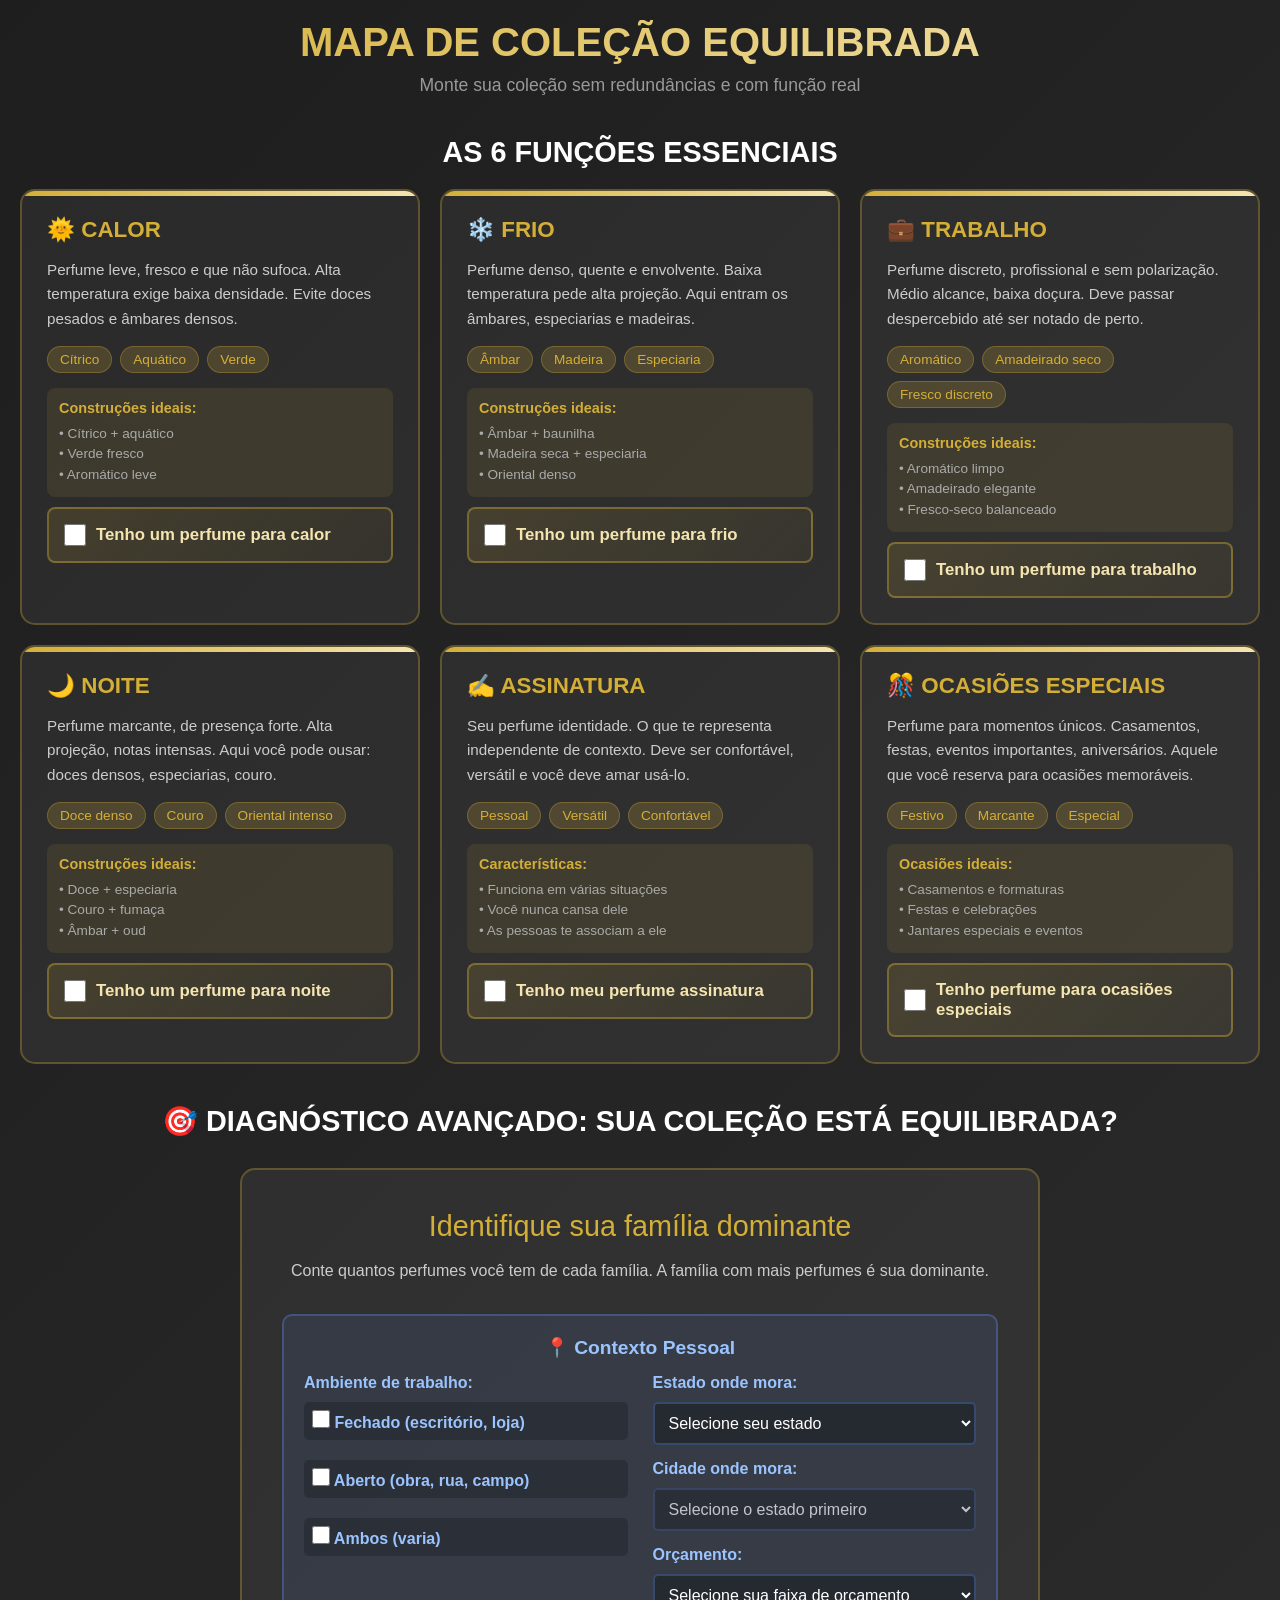
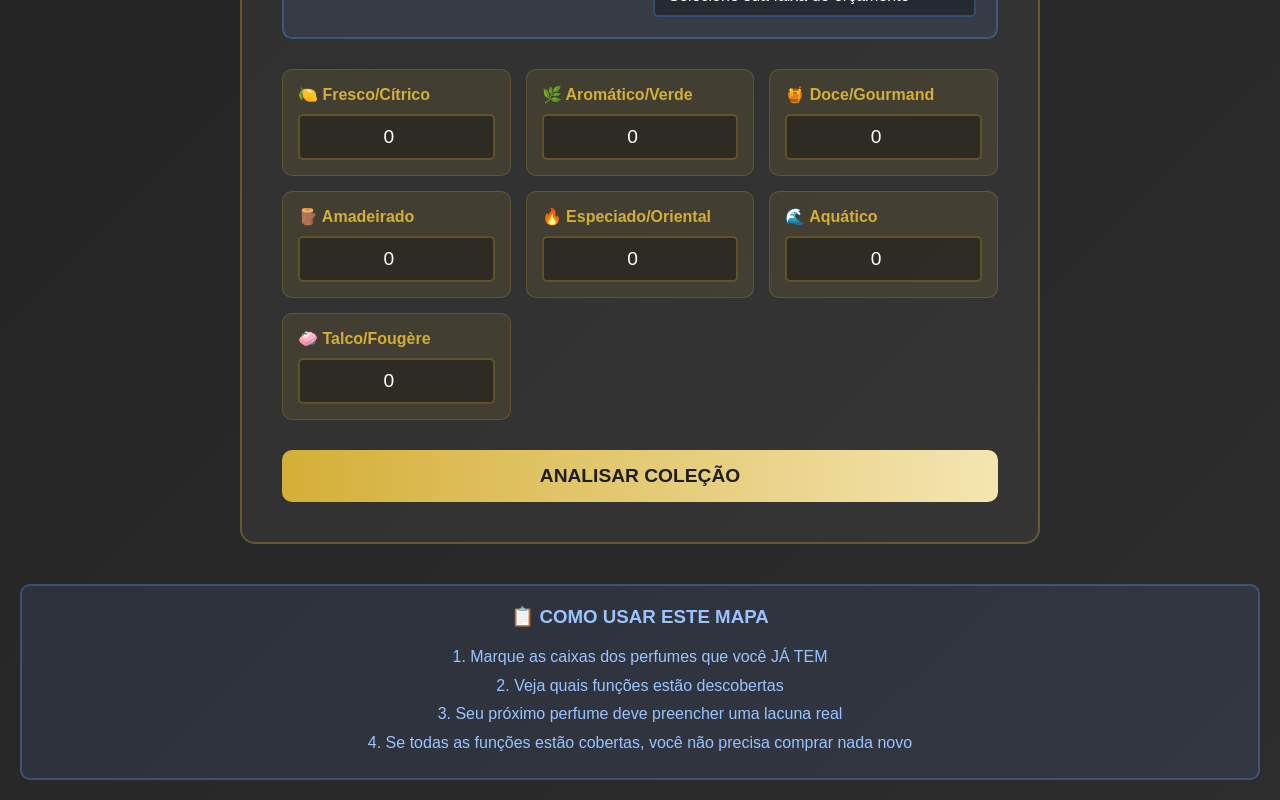
<file: mapa_full_FINAL(2).html>
<!DOCTYPE html>
<html lang="pt-BR">
<head>
    <meta charset="UTF-8">
    <meta name="viewport" content="width=device-width, initial-scale=1.0">
    <title>Mapa de Coleção de Perfumes</title>
    <style>
        * {
            margin: 0;
            padding: 0;
            box-sizing: border-box;
        }

        body {
            font-family: 'Segoe UI', Tahoma, Geneva, Verdana, sans-serif;
            background: linear-gradient(135deg, #1e1e1e 0%, #2d2d2d 100%);
            padding: 20px;
            min-height: 100vh;
        }

        .container {
            max-width: 1400px;
            margin: 0 auto;
        }

        header {
            text-align: center;
            color: white;
            margin-bottom: 40px;
        }

        h1 {
            font-size: 2.5em;
            margin-bottom: 10px;
            background: linear-gradient(90deg, #d4af37, #f4e5b1);
            -webkit-background-clip: text;
            -webkit-text-fill-color: transparent;
        }

        .subtitle {
            color: #999;
            font-size: 1.1em;
        }

        .grid {
            display: grid;
            grid-template-columns: repeat(3, 1fr);
            gap: 20px;
            margin-bottom: 40px;
        }

        .card {
            background: rgba(255, 255, 255, 0.05);
            border: 2px solid rgba(212, 175, 55, 0.3);
            border-radius: 15px;
            padding: 25px;
            transition: all 0.3s ease;
            cursor: pointer;
            position: relative;
            overflow: hidden;
        }

        .card:hover {
            transform: translateY(-5px);
            border-color: #d4af37;
            box-shadow: 0 10px 30px rgba(212, 175, 55, 0.3);
        }

        .card::before {
            content: '';
            position: absolute;
            top: 0;
            left: 0;
            width: 100%;
            height: 5px;
            background: linear-gradient(90deg, #d4af37, #f4e5b1);
        }

        .card-title {
            color: #d4af37;
            font-size: 1.4em;
            margin-bottom: 15px;
            font-weight: 600;
        }

        .card-description {
            color: #ccc;
            font-size: 0.95em;
            line-height: 1.6;
            margin-bottom: 15px;
        }

        .card-tags {
            display: flex;
            flex-wrap: wrap;
            gap: 8px;
            margin-top: 15px;
        }

        .tag {
            background: rgba(212, 175, 55, 0.2);
            color: #d4af37;
            padding: 5px 12px;
            border-radius: 20px;
            font-size: 0.85em;
            border: 1px solid rgba(212, 175, 55, 0.3);
        }

        .examples {
            background: rgba(212, 175, 55, 0.1);
            padding: 12px;
            border-radius: 8px;
            margin-top: 15px;
        }

        .examples-title {
            color: #d4af37;
            font-size: 0.9em;
            font-weight: 600;
            margin-bottom: 8px;
        }

        .examples-list {
            color: #aaa;
            font-size: 0.85em;
            line-height: 1.5;
        }

        .section-title {
            color: white;
            font-size: 1.8em;
            margin: 40px 0 20px 0;
            text-align: center;
        }

        .levels {
            display: flex;
            gap: 20px;
            flex-wrap: wrap;
            justify-content: center;
            margin-top: 30px;
        }

        .level-card {
            background: rgba(255, 255, 255, 0.05);
            border: 2px solid rgba(212, 175, 55, 0.3);
            border-radius: 15px;
            padding: 30px;
            flex: 1;
            min-width: 300px;
            max-width: 400px;
        }

        .level-title {
            color: #d4af37;
            font-size: 1.5em;
            margin-bottom: 20px;
            text-align: center;
        }

        .level-item {
            background: rgba(212, 175, 55, 0.1);
            padding: 12px;
            border-radius: 8px;
            margin-bottom: 10px;
            color: #ccc;
            font-size: 0.95em;
        }

        .level-item strong {
            color: #d4af37;
            display: block;
            margin-bottom: 5px;
        }

        .interactive-note {
            background: rgba(100, 150, 255, 0.1);
            border: 2px solid rgba(100, 150, 255, 0.3);
            border-radius: 10px;
            padding: 20px;
            margin-top: 40px;
            text-align: center;
            color: #9bc4ff;
        }

        .checkbox-container {
            display: flex;
            align-items: center;
            gap: 10px;
            margin-top: 10px;
            padding: 15px;
            background: linear-gradient(135deg, rgba(212, 175, 55, 0.15), rgba(212, 175, 55, 0.05));
            border: 2px solid rgba(212, 175, 55, 0.4);
            border-radius: 8px;
            cursor: pointer;
            transition: all 0.3s ease;
        }

        .checkbox-container:hover {
            background: linear-gradient(135deg, rgba(212, 175, 55, 0.25), rgba(212, 175, 55, 0.1));
            border-color: #d4af37;
            transform: translateX(5px);
        }

        .checkbox-container input {
            width: 22px;
            height: 22px;
            cursor: pointer;
            accent-color: #d4af37;
        }

        .checkbox-container label {
            cursor: pointer;
            flex: 1;
            color: #f4e5b1;
            font-weight: 600;
            font-size: 1.05em;
        }

        @media (max-width: 1024px) {
            .grid {
                grid-template-columns: repeat(2, 1fr);
            }
        }

        @media (max-width: 768px) {
            h1 {
                font-size: 1.8em;
            }
            
            .grid {
                grid-template-columns: 1fr;
            }
        }

        .balance-section {
            display: flex;
            justify-content: center;
            margin-top: 30px;
        }

        .balance-card {
            background: rgba(255, 255, 255, 0.05);
            border: 2px solid rgba(212, 175, 55, 0.3);
            border-radius: 15px;
            padding: 40px;
            max-width: 800px;
            width: 100%;
        }

        .balance-title {
            color: #d4af37;
            font-size: 1.8em;
            margin-bottom: 15px;
            text-align: center;
        }

        .balance-description {
            color: #ccc;
            text-align: center;
            margin-bottom: 30px;
            line-height: 1.6;
        }

        .family-counter {
            display: grid;
            grid-template-columns: repeat(auto-fit, minmax(200px, 1fr));
            gap: 15px;
            margin-bottom: 30px;
        }

        .counter-item {
            background: rgba(212, 175, 55, 0.1);
            padding: 15px;
            border-radius: 10px;
            border: 1px solid rgba(212, 175, 55, 0.2);
        }

        .counter-item label {
            color: #d4af37;
            display: block;
            margin-bottom: 10px;
            font-weight: 600;
        }

        .counter-item input {
            width: 100%;
            padding: 10px;
            font-size: 1.2em;
            text-align: center;
            background: rgba(0, 0, 0, 0.3);
            border: 2px solid rgba(212, 175, 55, 0.3);
            border-radius: 5px;
            color: white;
        }

        .counter-item input:focus {
            outline: none;
            border-color: #d4af37;
        }

        .analyze-btn {
            width: 100%;
            padding: 15px;
            font-size: 1.2em;
            font-weight: 600;
            background: linear-gradient(90deg, #d4af37, #f4e5b1);
            color: #1e1e1e;
            border: none;
            border-radius: 10px;
            cursor: pointer;
            transition: all 0.3s ease;
        }

        .analyze-btn:hover {
            transform: translateY(-2px);
            box-shadow: 0 5px 20px rgba(212, 175, 55, 0.4);
        }

        .result-box {
            margin-top: 30px;
            background: rgba(212, 175, 55, 0.1);
            border: 2px solid #d4af37;
            border-radius: 10px;
            padding: 25px;
        }

        .result-title {
            color: #d4af37;
            font-size: 1.3em;
            font-weight: 600;
            margin-bottom: 20px;
            text-align: center;
        }

        .result-content {
            color: white;
            font-size: 1.1em;
            margin-bottom: 15px;
            padding: 15px;
            background: rgba(0, 0, 0, 0.2);
            border-radius: 8px;
        }

        .result-advice {
            color: #ccc;
            line-height: 1.8;
            margin-bottom: 15px;
            padding: 15px;
            background: rgba(0, 0, 0, 0.2);
            border-radius: 8px;
        }

        .result-next {
            color: #9bc4ff;
            background: rgba(100, 150, 255, 0.1);
            border: 2px solid rgba(100, 150, 255, 0.3);
            padding: 15px;
            border-radius: 8px;
            line-height: 1.8;
        }

        .result-next strong {
            color: #fff;
        }

        .context-section {
            background: rgba(100, 150, 255, 0.1);
            border: 2px solid rgba(100, 150, 255, 0.3);
            padding: 20px;
            border-radius: 10px;
            margin-bottom: 30px;
        }

        .context-title {
            color: #9bc4ff;
            font-size: 1.2em;
            font-weight: 600;
            margin-bottom: 15px;
            text-align: center;
        }

        .context-grid {
            display: grid;
            grid-template-columns: repeat(auto-fit, minmax(250px, 1fr));
            gap: 20px;
        }

        .context-item label {
            color: #9bc4ff;
            display: block;
            margin-bottom: 10px;
            font-weight: 600;
        }

        .context-item input[type="text"] {
            width: 100%;
            padding: 10px;
            font-size: 1em;
            background: rgba(0, 0, 0, 0.3);
            border: 2px solid rgba(100, 150, 255, 0.3);
            border-radius: 5px;
            color: white;
        }

        .context-item input[type="text"]:focus {
            outline: none;
            border-color: #9bc4ff;
        }

        .context-item input[type="number"] {
            width: 100%;
            padding: 10px;
            font-size: 1em;
            background: rgba(0, 0, 0, 0.3);
            border: 2px solid rgba(100, 150, 255, 0.3);
            border-radius: 5px;
            color: white;
        }

        .context-item input[type="number"]:focus {
            outline: none;
            border-color: #9bc4ff;
        }

        .checkbox-group {
            display: flex;
            flex-direction: column;
            gap: 10px;
        }

        .checkbox-label {
            display: flex;
            align-items: center;
            gap: 10px;
            color: #ccc;
            cursor: pointer;
            padding: 8px;
            background: rgba(0, 0, 0, 0.2);
            border-radius: 5px;
            transition: all 0.2s ease;
        }

        .checkbox-label:hover {
            background: rgba(100, 150, 255, 0.1);
        }

        .checkbox-label input[type="checkbox"] {
            width: 18px;
            height: 18px;
            cursor: pointer;
        }

    </style>
</head>
<body>
    <div class="container">
        <header>
            <h1>MAPA DE COLEÇÃO EQUILIBRADA</h1>
            <p class="subtitle">Monte sua coleção sem redundâncias e com função real</p>
        </header>

        <h2 class="section-title">AS 6 FUNÇÕES ESSENCIAIS</h2>
        
        <div class="grid">
            <div class="card">
                <div class="card-title">🌞 CALOR</div>
                <div class="card-description">
                    Perfume leve, fresco e que não sufoca. Alta temperatura exige baixa densidade. Evite doces pesados e âmbares densos.
                </div>
                <div class="card-tags">
                    <span class="tag">Cítrico</span>
                    <span class="tag">Aquático</span>
                    <span class="tag">Verde</span>
                </div>
                <div class="examples">
                    <div class="examples-title">Construções ideais:</div>
                    <div class="examples-list">
                        • Cítrico + aquático<br>
                        • Verde fresco<br>
                        • Aromático leve
                    </div>
                </div>
                <div class="checkbox-container">
                    <input type="checkbox" id="calor">
                    <label for="calor">Tenho um perfume para calor</label>
                </div>
            </div>

            <div class="card">
                <div class="card-title">❄️ FRIO</div>
                <div class="card-description">
                    Perfume denso, quente e envolvente. Baixa temperatura pede alta projeção. Aqui entram os âmbares, especiarias e madeiras.
                </div>
                <div class="card-tags">
                    <span class="tag">Âmbar</span>
                    <span class="tag">Madeira</span>
                    <span class="tag">Especiaria</span>
                </div>
                <div class="examples">
                    <div class="examples-title">Construções ideais:</div>
                    <div class="examples-list">
                        • Âmbar + baunilha<br>
                        • Madeira seca + especiaria<br>
                        • Oriental denso
                    </div>
                </div>
                <div class="checkbox-container">
                    <input type="checkbox" id="frio">
                    <label for="frio">Tenho um perfume para frio</label>
                </div>
            </div>

            <div class="card">
                <div class="card-title">💼 TRABALHO</div>
                <div class="card-description">
                    Perfume discreto, profissional e sem polarização. Médio alcance, baixa doçura. Deve passar despercebido até ser notado de perto.
                </div>
                <div class="card-tags">
                    <span class="tag">Aromático</span>
                    <span class="tag">Amadeirado seco</span>
                    <span class="tag">Fresco discreto</span>
                </div>
                <div class="examples">
                    <div class="examples-title">Construções ideais:</div>
                    <div class="examples-list">
                        • Aromático limpo<br>
                        • Amadeirado elegante<br>
                        • Fresco-seco balanceado
                    </div>
                </div>
                <div class="checkbox-container">
                    <input type="checkbox" id="trabalho">
                    <label for="trabalho">Tenho um perfume para trabalho</label>
                </div>
            </div>

            <div class="card">
                <div class="card-title">🌙 NOITE</div>
                <div class="card-description">
                    Perfume marcante, de presença forte. Alta projeção, notas intensas. Aqui você pode ousar: doces densos, especiarias, couro.
                </div>
                <div class="card-tags">
                    <span class="tag">Doce denso</span>
                    <span class="tag">Couro</span>
                    <span class="tag">Oriental intenso</span>
                </div>
                <div class="examples">
                    <div class="examples-title">Construções ideais:</div>
                    <div class="examples-list">
                        • Doce + especiaria<br>
                        • Couro + fumaça<br>
                        • Âmbar + oud
                    </div>
                </div>
                <div class="checkbox-container">
                    <input type="checkbox" id="noite">
                    <label for="noite">Tenho um perfume para noite</label>
                </div>
            </div>

            <div class="card">
                <div class="card-title">✍️ ASSINATURA</div>
                <div class="card-description">
                    Seu perfume identidade. O que te representa independente de contexto. Deve ser confortável, versátil e você deve amar usá-lo.
                </div>
                <div class="card-tags">
                    <span class="tag">Pessoal</span>
                    <span class="tag">Versátil</span>
                    <span class="tag">Confortável</span>
                </div>
                <div class="examples">
                    <div class="examples-title">Características:</div>
                    <div class="examples-list">
                        • Funciona em várias situações<br>
                        • Você nunca cansa dele<br>
                        • As pessoas te associam a ele
                    </div>
                </div>
                <div class="checkbox-container">
                    <input type="checkbox" id="assinatura">
                    <label for="assinatura">Tenho meu perfume assinatura</label>
                </div>
            </div>

            <div class="card">
                <div class="card-title">🎊 OCASIÕES ESPECIAIS</div>
                <div class="card-description">
                    Perfume para momentos únicos. Casamentos, festas, eventos importantes, aniversários. Aquele que você reserva para ocasiões memoráveis.
                </div>
                <div class="card-tags">
                    <span class="tag">Festivo</span>
                    <span class="tag">Marcante</span>
                    <span class="tag">Especial</span>
                </div>
                <div class="examples">
                    <div class="examples-title">Ocasiões ideais:</div>
                    <div class="examples-list">
                        • Casamentos e formaturas<br>
                        • Festas e celebrações<br>
                        • Jantares especiais e eventos
                    </div>
                </div>
                <div class="checkbox-container">
                    <input type="checkbox" id="ocasioes">
                    <label for="ocasioes">Tenho perfume para ocasiões especiais</label>
                </div>
            </div>
        </div>

        <h2 class="section-title">🎯 DIAGNÓSTICO AVANÇADO: SUA COLEÇÃO ESTÁ EQUILIBRADA?</h2>
        
        <div class="balance-section">
            <div class="balance-card">
                <div class="balance-title">Identifique sua família dominante</div>
                <div class="balance-description">
                    Conte quantos perfumes você tem de cada família. A família com mais perfumes é sua dominante.
                </div>

                <div class="context-section">
                    <div class="context-title">📍 Contexto Pessoal</div>
                    <div style="
                        display: grid;
                        grid-template-columns: 1fr 1fr;
                        gap: 25px;
                    ">
                        <!-- COLUNA ESQUERDA: AMBIENTE -->
                        <div class="context-item">
                            <label>Ambiente de trabalho:</label>
                            <div class="checkbox-group">
                                <label class="checkbox-label">
                                    <input type="checkbox" id="amb-fechado" value="fechado">
                                    <span>Fechado (escritório, loja)</span>
                                </label>
                                <label class="checkbox-label">
                                    <input type="checkbox" id="amb-aberto" value="aberto">
                                    <span>Aberto (obra, rua, campo)</span>
                                </label>
                                <label class="checkbox-label">
                                    <input type="checkbox" id="amb-ambos" value="ambos">
                                    <span>Ambos (varia)</span>
                                </label>
                            </div>
                        </div>
                        
                        <!-- COLUNA DIREITA: ESTADO/CIDADE/ORÇAMENTO -->
                        <div style="display: flex; flex-direction: column; gap: 15px;">
                            <div class="context-item">
                                <label for="estado">Estado onde mora:</label>
                                <select id="estado" style="
                                    width: 100%;
                                    padding: 10px;
                                    font-size: 1em;
                                    background: rgba(0, 0, 0, 0.3);
                                    border: 2px solid rgba(100, 150, 255, 0.3);
                                    border-radius: 5px;
                                    color: white;
                                    cursor: pointer;
                                ">
                                    <option value="">Selecione seu estado</option>
                                    <option value="AC">Acre (AC)</option>
                                    <option value="AL">Alagoas (AL)</option>
                                    <option value="AP">Amapá (AP)</option>
                                    <option value="AM">Amazonas (AM)</option>
                                    <option value="BA">Bahia (BA)</option>
                                    <option value="CE">Ceará (CE)</option>
                                    <option value="DF">Distrito Federal (DF)</option>
                                    <option value="ES">Espírito Santo (ES)</option>
                                    <option value="GO">Goiás (GO)</option>
                                    <option value="MA">Maranhão (MA)</option>
                                    <option value="MT">Mato Grosso (MT)</option>
                                    <option value="MS">Mato Grosso do Sul (MS)</option>
                                    <option value="MG">Minas Gerais (MG)</option>
                                    <option value="PA">Pará (PA)</option>
                                    <option value="PB">Paraíba (PB)</option>
                                    <option value="PR">Paraná (PR)</option>
                                    <option value="PE">Pernambuco (PE)</option>
                                    <option value="PI">Piauí (PI)</option>
                                    <option value="RJ">Rio de Janeiro (RJ)</option>
                                    <option value="RN">Rio Grande do Norte (RN)</option>
                                    <option value="RS">Rio Grande do Sul (RS)</option>
                                    <option value="RO">Rondônia (RO)</option>
                                    <option value="RR">Roraima (RR)</option>
                                    <option value="SC">Santa Catarina (SC)</option>
                                    <option value="SP">São Paulo (SP)</option>
                                    <option value="SE">Sergipe (SE)</option>
                                    <option value="TO">Tocantins (TO)</option>
                                </select>
                            </div>
                            
                            <div class="context-item">
                                <label for="cidade">Cidade onde mora:</label>
                                <select id="cidade" style="
                                    width: 100%;
                                    padding: 10px;
                                    font-size: 1em;
                                    background: rgba(0, 0, 0, 0.3);
                                    border: 2px solid rgba(100, 150, 255, 0.3);
                                    border-radius: 5px;
                                    color: white;
                                    cursor: pointer;
                                " disabled>
                                    <option value="">Selecione o estado primeiro</option>
                                </select>
                            </div>
                            
                            <div class="context-item">
                                <label for="orcamento">Orçamento:</label>
                                <select id="orcamento" style="
                                    width: 100%;
                                    padding: 10px;
                                    font-size: 1em;
                                    background: rgba(0, 0, 0, 0.3);
                                    border: 2px solid rgba(100, 150, 255, 0.3);
                                    border-radius: 5px;
                                    color: white;
                                    cursor: pointer;
                                ">
                                    <option value="">Selecione sua faixa de orçamento</option>
                                    <option value="ate-350">Até R$ 350</option>
                                    <option value="350-1500">De R$ 350 a R$ 1.500</option>
                                    <option value="1500-2500">De R$ 1.500 a R$ 2.500</option>
                                    <option value="sem-limite">Sem limite de preço</option>
                                </select>
                            </div>
                        </div>
                    </div>
                    
                    <style>
                        @media (max-width: 768px) {
                            .context-section > div:nth-child(2) {
                                grid-template-columns: 1fr !important;
                            }
                        }
                    </style>
                </div>
                
                <div class="family-counter">
                    <div class="counter-item">
                        <label>🍋 Fresco/Cítrico</label>
                        <input type="number" id="fresco" min="0" max="20" value="0">
                    </div>
                    <div class="counter-item">
                        <label>🌿 Aromático/Verde</label>
                        <input type="number" id="aromatico" min="0" max="20" value="0">
                    </div>
                    <div class="counter-item">
                        <label>🍯 Doce/Gourmand</label>
                        <input type="number" id="doce" min="0" max="20" value="0">
                    </div>
                    <div class="counter-item">
                        <label>🪵 Amadeirado</label>
                        <input type="number" id="amadeirado" min="0" max="20" value="0">
                    </div>
                    <div class="counter-item">
                        <label>🔥 Especiado/Oriental</label>
                        <input type="number" id="especiado" min="0" max="20" value="0">
                    </div>
                    <div class="counter-item">
                        <label>🌊 Aquático</label>
                        <input type="number" id="aquatico" min="0" max="20" value="0">
                    </div>
                    <div class="counter-item">
                        <label>🧼 Talco/Fougère</label>
                        <input type="number" id="talco" min="0" max="20" value="0">
                    </div>
                </div>

                <button class="analyze-btn" onclick="analyzeCollection()">ANALISAR COLEÇÃO</button>

                <div id="result" class="result-box" style="display: none;">
                    <div class="result-title">📊 RESULTADO DA ANÁLISE</div>
                    <div id="dominant-family" class="result-content"></div>
                    <div id="balance-advice" class="result-advice"></div>
                    <div id="next-purchase" class="result-next"></div>
                </div>
            </div>
        </div>

        <div class="interactive-note">
            <h3 style="margin-bottom: 15px;">📋 COMO USAR ESTE MAPA</h3>
            <p style="line-height: 1.8;">
                1. Marque as caixas dos perfumes que você JÁ TEM<br>
                2. Veja quais funções estão descobertas<br>
                3. Seu próximo perfume deve preencher uma lacuna real<br>
                4. Se todas as funções estão cobertas, você não precisa comprar nada novo
            </p>
        </div>
    </div>

    <script>
        // Salvar estado dos checkboxes
        document.querySelectorAll('input[type="checkbox"]').forEach(checkbox => {
            checkbox.addEventListener('change', function() {
                localStorage.setItem(this.id, this.checked);
            });
            
            // Carregar estado salvo
            const saved = localStorage.getItem(checkbox.id);
            if (saved === 'true') {
                checkbox.checked = true;
            }
        });

        // Analisar coleção com loading
        function analyzeCollection() {
            const families = {
                'fresco': { name: '🍋 Fresco/Cítrico', value: parseInt(document.getElementById('fresco').value) || 0 },
                'aromatico': { name: '🌿 Aromático/Verde', value: parseInt(document.getElementById('aromatico').value) || 0 },
                'doce': { name: '🍯 Doce/Gourmand', value: parseInt(document.getElementById('doce').value) || 0 },
                'amadeirado': { name: '🪵 Amadeirado', value: parseInt(document.getElementById('amadeirado').value) || 0 },
                'especiado': { name: '🔥 Especiado/Oriental', value: parseInt(document.getElementById('especiado').value) || 0 },
                'aquatico': { name: '🌊 Aquático', value: parseInt(document.getElementById('aquatico').value) || 0 },
                'talco': { name: '🧼 Talco/Fougère', value: parseInt(document.getElementById('talco').value) || 0 }
            };

            const total = Object.values(families).reduce((sum, f) => sum + f.value, 0);

            if (total === 0) {
                alert('Adicione pelo menos 1 perfume para analisar');
                return;
            }

            // MOSTRAR POPUP DE LOADING
            mostrarLoading();

            // Simular processamento por 2.5 segundos
            setTimeout(() => {
                fecharLoading();
                processarAnalise(families, total);
            }, 2500);
        }

        function mostrarLoading() {
            const overlay = document.createElement('div');
            overlay.id = 'loading-overlay';
            overlay.style.cssText = `
                position: fixed;
                top: 0;
                left: 0;
                width: 100%;
                height: 100%;
                background: rgba(0, 0, 0, 0.9);
                display: flex;
                align-items: center;
                justify-content: center;
                z-index: 9999;
                animation: fadeIn 0.3s ease;
            `;

            overlay.innerHTML = `
                <div style="
                    background: linear-gradient(135deg, #2d2d2d 0%, #1e1e1e 100%);
                    border: 3px solid #d4af37;
                    border-radius: 20px;
                    padding: 50px 60px;
                    text-align: center;
                    box-shadow: 0 20px 60px rgba(212, 175, 55, 0.5);
                    animation: slideUp 0.4s ease;
                ">
                    <div style="font-size: 4em; margin-bottom: 20px; animation: spin 1.5s linear infinite;">
                        🔄
                    </div>
                    <div style="color: #d4af37; font-size: 1.8em; font-weight: 700; margin-bottom: 15px;">
                        Analisando sua coleção...
                    </div>
                    <div style="color: #ccc; font-size: 1em; margin-bottom: 25px;">
                        Processando dados e identificando padrões
                    </div>
                    
                    <div style="
                        width: 300px;
                        height: 8px;
                        background: rgba(212, 175, 55, 0.2);
                        border-radius: 10px;
                        overflow: hidden;
                        margin: 0 auto;
                    ">
                        <div id="progress-bar" style="
                            width: 0%;
                            height: 100%;
                            background: linear-gradient(90deg, #d4af37, #f4e5b1);
                            border-radius: 10px;
                            transition: width 0.3s ease;
                        "></div>
                    </div>
                </div>
            `;

            const style = document.createElement('style');
            style.textContent = `
                @keyframes spin {
                    from { transform: rotate(0deg); }
                    to { transform: rotate(360deg); }
                }
                @keyframes fadeIn {
                    from { opacity: 0; }
                    to { opacity: 1; }
                }
                @keyframes slideUp {
                    from { transform: translateY(30px); opacity: 0; }
                    to { transform: translateY(0); opacity: 1; }
                }
                @keyframes fadeOut {
                    from { opacity: 1; }
                    to { opacity: 0; }
                }
            `;
            document.head.appendChild(style);

            document.body.appendChild(overlay);

            let progress = 0;
            const interval = setInterval(() => {
                progress += 4;
                const bar = document.getElementById('progress-bar');
                if (bar) bar.style.width = progress + '%';
                if (progress >= 100) clearInterval(interval);
            }, 100);
        }

        function fecharLoading() {
            const overlay = document.getElementById('loading-overlay');
            if (overlay) {
                overlay.style.animation = 'fadeOut 0.3s ease';
                setTimeout(() => overlay.remove(), 300);
            }
        }

        function processarAnalise(families, total) {
            // Pegar contexto pessoal
            const estado = document.getElementById('estado').value;
            const cidade = document.getElementById('cidade').value;
            const orcamento = document.getElementById('orcamento').value;
            const ambFechado = document.getElementById('amb-fechado').checked;
            const ambAberto = document.getElementById('amb-aberto').checked;
            const ambAmbos = document.getElementById('amb-ambos').checked;

            // Mapeamento de cidades por estado com clima (igual página LIGHT)
            const cidadesPorEstado = {
                'SP': { 'São Paulo': 'quente', 'Campinas': 'quente', 'Santos': 'quente', 'Ribeirão Preto': 'quente', 'Sorocaba': 'quente' },
                'RJ': { 'Rio de Janeiro': 'quente', 'Niterói': 'quente', 'Petrópolis': 'temperado', 'Cabo Frio': 'quente' },
                'MG': { 'Belo Horizonte': 'temperado', 'Uberlândia': 'quente', 'Juiz de Fora': 'temperado', 'Contagem': 'temperado' },
                'RS': { 'Porto Alegre': 'frio', 'Caxias do Sul': 'frio', 'Pelotas': 'frio', 'Canoas': 'frio', 'Gramado': 'frio' },
                'SC': { 'Florianópolis': 'frio', 'Joinville': 'frio', 'Blumenau': 'frio', 'Chapecó': 'frio' },
                'PR': { 'Curitiba': 'frio', 'Londrina': 'temperado', 'Maringá': 'temperado', 'Ponta Grossa': 'frio' },
                'BA': { 'Salvador': 'quente', 'Feira de Santana': 'quente', 'Vitória da Conquista': 'quente', 'Ilhéus': 'quente' },
                'CE': { 'Fortaleza': 'quente', 'Juazeiro do Norte': 'quente', 'Sobral': 'quente' },
                'PE': { 'Recife': 'quente', 'Jaboatão dos Guararapes': 'quente', 'Olinda': 'quente', 'Caruaru': 'quente' },
                'AM': { 'Manaus': 'quente', 'Parintins': 'quente', 'Itacoatiara': 'quente' },
                'PA': { 'Belém': 'quente', 'Ananindeua': 'quente', 'Santarém': 'quente' },
                'GO': { 'Goiânia': 'quente', 'Aparecida de Goiânia': 'quente', 'Anápolis': 'quente' },
                'DF': { 'Brasília': 'quente' },
                'ES': { 'Vitória': 'quente', 'Vila Velha': 'quente', 'Serra': 'quente' },
                'MT': { 'Cuiabá': 'quente', 'Várzea Grande': 'quente', 'Rondonópolis': 'quente' },
                'MS': { 'Campo Grande': 'quente', 'Dourados': 'quente', 'Três Lagoas': 'quente' },
                'MA': { 'São Luís': 'quente', 'Imperatriz': 'quente', 'Caxias': 'quente' },
                'RN': { 'Natal': 'quente', 'Mossoró': 'quente', 'Parnamirim': 'quente' },
                'PB': { 'João Pessoa': 'quente', 'Campina Grande': 'quente', 'Santa Rita': 'quente' },
                'AL': { 'Maceió': 'quente', 'Arapiraca': 'quente' },
                'SE': { 'Aracaju': 'quente', 'Nossa Senhora do Socorro': 'quente' },
                'PI': { 'Teresina': 'quente', 'Parnaíba': 'quente' },
                'TO': { 'Palmas': 'quente', 'Araguaína': 'quente' },
                'RO': { 'Porto Velho': 'quente', 'Ji-Paraná': 'quente' },
                'AC': { 'Rio Branco': 'quente', 'Cruzeiro do Sul': 'quente' },
                'RR': { 'Boa Vista': 'quente' },
                'AP': { 'Macapá': 'quente', 'Santana': 'quente' }
            };

            // Determina clima baseado na cidade (se selecionada) ou estado
            let climaRegiao = 'temperado';
            
            if (cidade && estado) {
                // Usa o mapeamento de cidades
                const cidadesEstado = cidadesPorEstado[estado] || {};
                climaRegiao = cidadesEstado[cidade] || 'temperado';
            } else if (estado) {
                // Fallback: usa mapeamento de estado
                const estadosQuentes = ['AM', 'AC', 'RR', 'AP', 'PA', 'TO', 'MA', 'PI', 'CE', 'RN', 'PB', 'PE', 'AL', 'SE', 'BA', 'MT', 'MS', 'GO', 'DF', 'MG', 'ES', 'RJ', 'SP'];
                const estadosFrios = ['RS', 'SC', 'PR'];
                
                if (estadosQuentes.includes(estado)) {
                    climaRegiao = 'quente';
                } else if (estadosFrios.includes(estado)) {
                    climaRegiao = 'frio';
                }
            }

            // Contar famílias representadas
            const familiesRepresented = Object.values(families).filter(f => f.value > 0).length;

            // Encontrar família dominante
            let dominant = null;
            let maxValue = 0;
            Object.entries(families).forEach(([key, data]) => {
                if (data.value > maxValue) {
                    maxValue = data.value;
                    dominant = { key, ...data };
                }
            });

            const percentage = ((maxValue / total) * 100).toFixed(0);

            // CALCULAR NÍVEL DO COLECIONADOR
            let level = '';
            let levelEmoji = '';
            let levelAdvice = '';

            if (total >= 1 && total <= 5) {
                levelEmoji = '🎯';
                level = 'INICIANTE';
                levelAdvice = 'Você está começando. Foque nas 5 funções básicas (calor, frio, trabalho, noite, assinatura) antes de diversificar.';
            } else if (total >= 6 && total <= 10) {
                if (familiesRepresented >= 4 && percentage < 50) {
                    levelEmoji = '⚡';
                    level = 'INTERMEDIÁRIO';
                    levelAdvice = 'Coleção crescendo bem. Continue diversificando e evite redundâncias na família dominante.';
                } else {
                    levelEmoji = '⚠️';
                    level = 'INTERMEDIÁRIO (com desequilíbrio)';
                    levelAdvice = 'Você tem quantidade de intermediário, mas está comprando muito da mesma família. Diversifique antes de expandir.';
                }
            } else if (total >= 11 && total <= 15) {
                if (familiesRepresented >= 5 && percentage <= 40) {
                    levelEmoji = '🔥';
                    level = 'AVANÇADO';
                    levelAdvice = 'Coleção madura e equilibrada. Cada novo perfume deve preencher uma subfunção específica (ex: calor extremo, trabalho formal).';
                } else {
                    levelEmoji = '⚠️';
                    level = 'AVANÇADO (com redundância)';
                    levelAdvice = 'Você tem muitos perfumes, mas com sobreposição. Identifique os redundantes e considere vender/trocar antes de comprar mais.';
                }
            } else {
                if (percentage <= 35 && familiesRepresented >= 5) {
                    levelEmoji = '👑';
                    level = 'COLECIONADOR EQUILIBRADO';
                    levelAdvice = 'Coleção extensa e diversificada. Agora o foco é: cada perfume tem função clara ou você está acumulando?';
                } else {
                    levelEmoji = '⚠️';
                    level = 'COLECIONADOR (com acúmulo)';
                    levelAdvice = 'Você tem MUITOS perfumes, mas está acumulando redundâncias. Pare de comprar. Venda os que não usa e reorganize.';
                }
            }

            // Encontrar famílias ausentes ou fracas
            const missing = Object.entries(families)
                .filter(([key, data]) => data.value === 0)
                .map(([key, data]) => ({ key, ...data }));
            
            const weak = Object.entries(families)
                .filter(([key, data]) => data.value === 1)
                .map(([key, data]) => ({ key, ...data }));

            // Gerar análise
            const resultDiv = document.getElementById('result');
            const dominantDiv = document.getElementById('dominant-family');
            const adviceDiv = document.getElementById('balance-advice');
            const nextDiv = document.getElementById('next-purchase');

            // Mapeamento de nomes completos dos estados (escopo global)
            const estadosNomes = {
                'AC': 'Acre', 'AL': 'Alagoas', 'AP': 'Amapá', 'AM': 'Amazonas',
                'BA': 'Bahia', 'CE': 'Ceará', 'DF': 'Distrito Federal', 'ES': 'Espírito Santo',
                'GO': 'Goiás', 'MA': 'Maranhão', 'MT': 'Mato Grosso', 'MS': 'Mato Grosso do Sul',
                'MG': 'Minas Gerais', 'PA': 'Pará', 'PB': 'Paraíba', 'PR': 'Paraná',
                'PE': 'Pernambuco', 'PI': 'Piauí', 'RJ': 'Rio de Janeiro', 'RN': 'Rio Grande do Norte',
                'RS': 'Rio Grande do Sul', 'RO': 'Rondônia', 'RR': 'Roraima',
                'SC': 'Santa Catarina', 'SP': 'São Paulo', 'SE': 'Sergipe', 'TO': 'Tocantins'
            };

            // Criar layout gráfico compacto para as informações (igual LIGHT)
            const infoCards = `
                <div style="
                    display: grid;
                    grid-template-columns: repeat(2, 1fr);
                    gap: 12px;
                    margin-bottom: 20px;
                ">
                    ${estado || cidade ? `
                        <div style="
                            background: linear-gradient(135deg, rgba(100, 150, 255, 0.15), rgba(100, 150, 255, 0.05));
                            border: 2px solid rgba(100, 150, 255, 0.4);
                            border-radius: 8px;
                            padding: 12px;
                        ">
                            <div style="font-size: 0.85em; color: #9bc4ff; margin-bottom: 6px; font-weight: 600;">📍 LOCALIZAÇÃO</div>
                            <div style="color: #fff; font-size: 0.95em; line-height: 1.5;">
                                ${estado && cidade ? `${cidade}, ${estadosNomes[estado] || estado}` : (estado ? estadosNomes[estado] || estado : (cidade || 'Não informado'))}<br>
                                ${estado || cidade ? `<span style="color: #9bc4ff;">${climaRegiao === 'quente' ? '🌡️ Clima quente' : climaRegiao === 'frio' ? '❄️ Clima frio' : '🌤️ Clima temperado'}</span>` : ''}
                            </div>
                        </div>
                    ` : ''}
                    
                    ${ambFechado || ambAberto || ambAmbos ? `
                        <div style="
                            background: linear-gradient(135deg, rgba(100, 150, 255, 0.15), rgba(100, 150, 255, 0.05));
                            border: 2px solid rgba(100, 150, 255, 0.4);
                            border-radius: 8px;
                            padding: 12px;
                        ">
                            <div style="font-size: 0.85em; color: #9bc4ff; margin-bottom: 6px; font-weight: 600;">💼 AMBIENTE</div>
                            <div style="color: #fff; font-size: 0.95em;">
                                ${[ambFechado && 'Fechado', ambAberto && 'Aberto', ambAmbos && 'Ambos'].filter(Boolean).join(', ')}
                            </div>
                        </div>
                    ` : ''}
                    
                    <div style="
                        background: linear-gradient(135deg, rgba(212, 175, 55, 0.15), rgba(212, 175, 55, 0.05));
                        border: 2px solid rgba(212, 175, 55, 0.4);
                        border-radius: 8px;
                        padding: 12px;
                    ">
                        <div style="font-size: 0.85em; color: #d4af37; margin-bottom: 6px; font-weight: 600;">📊 TOTAL</div>
                        <div style="color: #fff; font-size: 1.3em; font-weight: 700;">${total} perfumes</div>
                    </div>
                    
                    <div style="
                        background: linear-gradient(135deg, rgba(212, 175, 55, 0.15), rgba(212, 175, 55, 0.05));
                        border: 2px solid rgba(212, 175, 55, 0.4);
                        border-radius: 8px;
                        padding: 12px;
                    ">
                        <div style="font-size: 0.85em; color: #d4af37; margin-bottom: 6px; font-weight: 600;">🎯 FAMÍLIAS</div>
                        <div style="color: #fff; font-size: 1.3em; font-weight: 700;">${familiesRepresented}/7</div>
                    </div>
                    
                    <div style="
                        background: linear-gradient(135deg, rgba(212, 175, 55, 0.2), rgba(212, 175, 55, 0.1));
                        border: 3px solid #d4af37;
                        border-radius: 8px;
                        padding: 12px;
                        grid-column: 1 / -1;
                    ">
                        <div style="font-size: 0.85em; color: #d4af37; margin-bottom: 8px; font-weight: 600;">👑 FAMÍLIA DOMINANTE</div>
                        <div style="color: #fff; font-size: 1.2em; font-weight: 700; margin-bottom: 4px;">
                            ${dominant.name}
                        </div>
                        <div style="color: #f4e5b1; font-size: 1em;">
                            ${maxValue} perfumes · <strong style="color: #d4af37; font-size: 1.15em;">${percentage}%</strong> da coleção
                        </div>
                    </div>
                </div>
                
                <style>
                    @media (max-width: 768px) {
                        #dominant-family > div:first-child {
                            grid-template-columns: 1fr !important;
                        }
                    }
                </style>
            `;

            dominantDiv.innerHTML = `
                <div style="background: rgba(212, 175, 55, 0.15); padding: 15px; border-radius: 8px; margin-bottom: 15px; border-left: 4px solid #d4af37;">
                    <div style="font-size: 1.3em; margin-bottom: 10px;">${levelEmoji} <strong>SEU NÍVEL: ${level}</strong></div>
                    <div style="color: #ccc; font-size: 0.95em;">${levelAdvice}</div>
                </div>
                ${infoCards}
            `;

            // Análise e conselhos
            let advice = '';
            let status = '';

            if (percentage >= 50) {
                status = `
                    <div style="text-align: center; margin-bottom: 15px;">
                        <div style="
                            display: inline-block;
                            background: linear-gradient(135deg, rgba(212, 175, 55, 0.2), rgba(212, 175, 55, 0.1));
                            border: 2px solid #d4af37;
                            border-radius: 8px;
                            padding: 10px 30px;
                        ">
                            <span style="color: #d4af37; font-size: 1.3em; font-weight: 700; letter-spacing: 2px;">
                                📋 DIAGNÓSTICO
                            </span>
                        </div>
                    </div>
                    <div style="
                        background: linear-gradient(135deg, rgba(255, 50, 50, 0.3), rgba(200, 0, 0, 0.2));
                        border: 4px solid #ff3333;
                        border-radius: 12px;
                        padding: 25px;
                        margin-bottom: 20px;
                        box-shadow: 0 0 30px rgba(255, 50, 50, 0.5);
                        animation: pulse-red 2s infinite;
                    ">
                        <div style="font-size: 2em; text-align: center; margin-bottom: 10px;">🚨</div>
                        <div style="font-size: 1.5em; font-weight: 700; color: #ff6666; text-align: center; text-transform: uppercase;">
                            ATENÇÃO: COLEÇÃO DESBALANCEADA!
                        </div>
                    </div>
                    <style>
                        @keyframes pulse-red {
                            0%, 100% { box-shadow: 0 0 30px rgba(255, 50, 50, 0.5); }
                            50% { box-shadow: 0 0 50px rgba(255, 50, 50, 0.8); }
                        }
                    </style>
                `;
                advice = `
                    <div style="font-size: 1.25em; line-height: 1.8; margin-top: 15px;">
                        <div style="text-align: center;">
                            <strong style="color: #ff6666; font-size: 1.4em;">VOCÊ ESTÁ DESPERDIÇANDO DINHEIRO!</strong>
                        </div>
                        <br>
                        <span style="font-size: 1.15em; color: #fff;">
                            Você está viciado em <strong style="color: #d4af37;">${dominant.name}</strong>. 
                            Isso cria <strong style="color: #ff6666;">redundância crítica</strong> — você tem vários perfumes fazendo a MESMA função.
                        </span>
                        <br><br>
                        <strong style="color: #ffaa00; font-size: 1.15em;">💸 Resultado:</strong> 
                        <span style="font-size: 1.1em;">
                            Você gasta mais, usa menos, e não tem opções reais para diferentes situações.
                        </span>
                    </div>
                `;
            } else if (percentage >= 35) {
                status = `
                    <div style="text-align: center; margin-bottom: 15px;">
                        <div style="
                            display: inline-block;
                            background: linear-gradient(135deg, rgba(212, 175, 55, 0.2), rgba(212, 175, 55, 0.1));
                            border: 2px solid #d4af37;
                            border-radius: 8px;
                            padding: 10px 30px;
                        ">
                            <span style="color: #d4af37; font-size: 1.3em; font-weight: 700; letter-spacing: 2px;">
                                📋 DIAGNÓSTICO
                            </span>
                        </div>
                    </div>
                    <div style="
                        background: linear-gradient(135deg, rgba(255, 165, 0, 0.3), rgba(255, 140, 0, 0.2));
                        border: 4px solid #ff9933;
                        border-radius: 12px;
                        padding: 25px;
                        margin-bottom: 20px;
                        box-shadow: 0 0 30px rgba(255, 165, 0, 0.5);
                        animation: pulse-orange 2.5s infinite;
                    ">
                        <div style="font-size: 2em; text-align: center; margin-bottom: 10px;">⚠️</div>
                        <div style="font-size: 1.4em; font-weight: 700; color: #ffaa00; text-align: center; text-transform: uppercase;">
                            Alerta: Coleção com Viés!
                        </div>
                    </div>
                    <style>
                        @keyframes pulse-orange {
                            0%, 100% { box-shadow: 0 0 30px rgba(255, 165, 0, 0.5); }
                            50% { box-shadow: 0 0 45px rgba(255, 165, 0, 0.7); }
                        }
                    </style>
                `;
                advice = `
                    <div style="font-size: 1.25em; line-height: 1.8; margin-top: 15px;">
                        <div style="text-align: center;">
                            <strong style="color: #ffaa00; font-size: 1.3em;">SUA COLEÇÃO ESTÁ DESEQUILIBRADA!</strong>
                        </div>
                        <br>
                        <span style="font-size: 1.15em; color: #fff;">
                            <strong style="color: #d4af37;">${dominant.name}</strong> domina sua coleção (<strong style="color: #ffaa00; font-size: 1.2em;">${percentage}%</strong>). 
                            Você está comprando sempre o mesmo tipo de perfume.
                        </span>
                        <br><br>
                        <strong style="color: #ffcc66; font-size: 1.15em;">⚠️ Atenção:</strong> 
                        <span style="font-size: 1.1em;">
                            Seu próximo perfume <strong style="color: #ff6666;">NÃO</strong> deve ser dessa família. 
                            Você precisa diversificar <strong style="color: #ffaa00;">AGORA!</strong>
                        </span>
                    </div>
                `;
            } else {
                status = `
                    <div style="text-align: center; margin-bottom: 15px;">
                        <div style="
                            display: inline-block;
                            background: linear-gradient(135deg, rgba(212, 175, 55, 0.2), rgba(212, 175, 55, 0.1));
                            border: 2px solid #d4af37;
                            border-radius: 8px;
                            padding: 10px 30px;
                        ">
                            <span style="color: #d4af37; font-size: 1.3em; font-weight: 700; letter-spacing: 2px;">
                                📋 DIAGNÓSTICO
                            </span>
                        </div>
                    </div>
                    <div style="
                        background: linear-gradient(135deg, rgba(76, 175, 80, 0.2), rgba(76, 175, 80, 0.1));
                        border: 3px solid rgba(76, 175, 80, 0.5);
                        border-radius: 12px;
                        padding: 20px;
                        margin-bottom: 20px;
                        text-align: center;
                    ">
                        <div style="font-size: 1.8em; margin-bottom: 8px;">✅</div>
                        <div style="font-size: 1.3em; font-weight: 700; color: #81c784;">
                            COLEÇÃO EQUILIBRADA
                        </div>
                    </div>
                `;
                advice = `Sua coleção tem boa distribuição entre famílias. Você tem opções reais para diferentes contextos. Continue expandindo as famílias mais fracas antes de adicionar mais na dominante.`;
            }

            adviceDiv.innerHTML = status + advice;

            // RECOMENDAÇÕES PERSONALIZADAS BASEADAS EM FAMÍLIAS FALTANTES
            let nextPurchase = '';
            
            if (missing.length > 0 || weak.length > 0) {
                nextPurchase += `
                    <div style="
                        background: linear-gradient(135deg, rgba(212, 175, 55, 0.15), rgba(212, 175, 55, 0.05));
                        border: 2px solid rgba(212, 175, 55, 0.3);
                        border-radius: 12px;
                        padding: 20px;
                        margin-bottom: 20px;
                    ">
                        <div style="
                            font-size: 1.2em;
                            font-weight: 700;
                            color: #d4af37;
                            margin-bottom: 15px;
                            display: flex;
                            align-items: center;
                            gap: 10px;
                        ">
                            <span style="font-size: 1.5em;">🎯</span>
                            <span>FAMÍLIAS QUE FALTAM</span>
                        </div>
                        
                        <div style="display: grid; gap: 12px;">
                `;
                
                // Cards compactos para cada família
                [...missing, ...weak].forEach(family => {
                    let icon, description, examples;
                    
                    if (family.key === 'fresco') {
                        icon = '🍋';
                        description = 'Calor e verão · Trabalho aberto · Pós-treino';
                        examples = 'Cítricos, água de colônia, bergamota';
                    } else if (family.key === 'aromatico') {
                        icon = '🌿';
                        description = 'Versátil profissional · Reuniões · Uso diário';
                        examples = 'Lavanda, sálvia, fougère';
                    } else if (family.key === 'doce') {
                        icon = '🍯';
                        description = 'Noite · Encontros · Frio · Eventos';
                        examples = 'Baunilha, caramelo, tabaco doce';
                    } else if (family.key === 'amadeirado') {
                        icon = '🪵';
                        description = 'Elegante formal · Outono/inverno · Clássico';
                        examples = 'Sândalo, cedro, madeira nobre';
                    } else if (family.key === 'especiado') {
                        icon = '🔥';
                        description = 'Frio intenso · Noite · Impacto';
                        examples = 'Canela, pimenta, incenso';
                    } else if (family.key === 'aquatico') {
                        icon = '🌊';
                        description = 'Calor extremo · Praia · Esportes';
                        examples = 'Água marinha, ozônico, melão';
                    } else if (family.key === 'talco') {
                        icon = '🧼';
                        description = 'Clean profissional · Pós-barba · Clássico';
                        examples = 'Talco, barbeiro, fougère tradicional';
                    }
                    
                    nextPurchase += `
                        <div style="
                            background: rgba(0, 0, 0, 0.3);
                            border-left: 4px solid #d4af37;
                            padding: 12px 15px;
                            border-radius: 8px;
                            display: grid;
                            gap: 6px;
                        ">
                            <div style="
                                font-size: 1.1em;
                                font-weight: 700;
                                color: #fff;
                                display: flex;
                                align-items: center;
                                gap: 8px;
                            ">
                                <span style="font-size: 1.3em;">${icon}</span>
                                <span>${family.name}</span>
                            </div>
                            <div style="color: #bbb; font-size: 0.95em;">
                                ${description}
                            </div>
                            <div style="color: #888; font-size: 0.85em; font-style: italic;">
                                Ex: ${examples}
                            </div>
                        </div>
                    `;
                });
                
                nextPurchase += `
                        </div>
                    </div>
                `;

                // Card de clima
                if (cidade) {
                    let climaIcon, climaTitle, climaMessage, climaColor;
                    
                    if (climaRegiao === 'quente') {
                        climaIcon = '🌡️';
                        climaTitle = 'REGIÃO QUENTE';
                        climaColor = '#ff6b35';
                        if (families.fresco.value === 0 || families.aquatico.value === 0) {
                            climaMessage = '<strong>PRIORIDADE MÁXIMA:</strong> Frescos/Aquáticos são essenciais. Sem eles, você vai sofrer no calor.';
                        } else {
                            climaMessage = '✅ Você tem opções para o calor. Mantenha essas famílias leves na rotação.';
                        }
                    } else if (climaRegiao === 'frio') {
                        climaIcon = '❄️';
                        climaTitle = 'REGIÃO FRIA';
                        climaColor = '#4a90e2';
                        if (families.doce.value === 0 || families.especiado.value === 0) {
                            climaMessage = '<strong>URGENTE:</strong> Doces e Especiados são essenciais. Frescos vão desaparecer no frio.';
                        } else {
                            climaMessage = '✅ Você tem opções para o frio. Aproveite os densos e especiados.';
                        }
                    } else {
                        climaIcon = '🌤️';
                        climaTitle = 'CLIMA TEMPERADO';
                        climaColor = '#f4a460';
                        climaMessage = 'Clima versátil exige opções para ambas as estações. Mantenha variedade.';
                    }
                    
                    nextPurchase += `
                        <div style="
                            background: linear-gradient(135deg, rgba(100, 150, 255, 0.15), rgba(100, 150, 255, 0.05));
                            border: 2px solid rgba(100, 150, 255, 0.3);
                            border-radius: 12px;
                            padding: 16px 20px;
                            margin-bottom: 20px;
                        ">
                            <div style="
                                font-size: 1.1em;
                                font-weight: 700;
                                color: ${climaColor};
                                margin-bottom: 10px;
                                display: flex;
                                align-items: center;
                                gap: 10px;
                            ">
                                <span style="font-size: 1.4em;">${climaIcon}</span>
                                <span>${climaTitle}</span>
                            </div>
                            <div style="color: #ccc; font-size: 0.95em; line-height: 1.6;">
                                ${climaMessage}
                            </div>
                        </div>
                    `;
                }

                // Card de ambiente de trabalho
                if (ambFechado || ambAberto || ambAmbos) {
                    let ambIcon = '💼';
                    let ambTitle = 'AMBIENTE DE TRABALHO';
                    let ambMessage = '';
                    
                    if (ambFechado || ambAmbos) {
                        if (families.aromatico.value === 0) {
                            ambMessage = '🏢 <strong>Ambiente fechado exige discretos!</strong> Aromático/Verde é ESSENCIAL para não incomodar. Evite doces densos no escritório.';
                        } else {
                            ambMessage = '✅ Você tem aromáticos para o ambiente fechado. Perfeito para não incomodar colegas.';
                        }
                    } else if (ambAberto) {
                        ambMessage = '🌳 Ambiente aberto permite mais liberdade. Frescos e aquáticos são ideais para o ar livre.';
                    }
                    
                    if (ambMessage) {
                        nextPurchase += `
                            <div style="
                                background: linear-gradient(135deg, rgba(100, 150, 255, 0.15), rgba(100, 150, 255, 0.05));
                                border: 2px solid rgba(100, 150, 255, 0.3);
                                border-radius: 12px;
                                padding: 16px 20px;
                                margin-bottom: 20px;
                            ">
                                <div style="
                                    font-size: 1.1em;
                                    font-weight: 700;
                                    color: #9bc4ff;
                                    margin-bottom: 10px;
                                    display: flex;
                                    align-items: center;
                                    gap: 10px;
                                ">
                                    <span style="font-size: 1.4em;">${ambIcon}</span>
                                    <span>${ambTitle}</span>
                                </div>
                                <div style="color: #ccc; font-size: 0.95em; line-height: 1.6;">
                                    ${ambMessage}
                                </div>
                            </div>
                        `;
                    }
                }
                
            } else {
                nextPurchase += 'Todas as famílias estão representadas. Escolha baseado em <strong>função</strong> (calor, frio, trabalho, noite) que esteja faltando.';
            }

            // Próximos passos baseados no nível
            if (level.includes('INICIANTE')) {
                nextPurchase += `<br>🎯 <strong>PRÓXIMO PASSO:</strong> Complete as 5 funções básicas antes de pensar em variedade de famílias.`;
            } else if (level.includes('redundância') || level.includes('acúmulo')) {
                nextPurchase += `<br>🛑 <strong>PARE DE COMPRAR.</strong> Identifique perfumes redundantes, venda ou troque, e só compre quando identificar uma lacuna funcional real.`;
            }

            // Regra de ouro
            nextPurchase += `<br><br>🎯 <strong>REGRA DE OURO:</strong> Se você não consegue pensar em 3 situações específicas onde usaria o perfume que está pensando em comprar, você NÃO precisa dele.`;

            // SISTEMA DE RECOMENDAÇÃO DE 3 PERFUMES ESPECÍFICOS
            if (missing.length > 0 || weak.length > 0) {
                nextPurchase += `<br><br><div style="background: linear-gradient(135deg, rgba(212, 175, 55, 0.2), rgba(212, 175, 55, 0.05)); padding: 20px; border-radius: 10px; border: 2px solid #d4af37;">`;
                nextPurchase += `<div style="font-size: 1.2em; color: #d4af37; font-weight: 600; margin-bottom: 15px; text-align: center;">🎁 3 RECOMENDAÇÕES PARA EQUILIBRAR SUA COLEÇÃO</div>`;
                nextPurchase += `<div style="color: #aaa; text-align: center; margin-bottom: 20px; font-size: 0.9em;">Baseado no seu clima, orçamento e lacunas identificadas</div>`;
                
                // Base de dados de perfumes por família e faixa de preço
                const perfumeDatabase = {
                    fresco: {
                        economico: [
                            { nome: "Água de Cheiro Acqua Fresca", preco: "80-120", desc: "Nacional fresco cítrico para calor intenso" },
                            { nome: "Eudora Soul Fresh", preco: "100-150", desc: "Nacional aquático clean, dia a dia" },
                            { nome: "Lattitude Inspire (inspirado Invictus)", preco: "150-250", desc: "Inspirado fresco marinho, ótima performance" },
                            { nome: "Cheiro de Banho Brisas do Atlântico", preco: "120-180", desc: "Nacional aquático fresco, alta fixação" }
                        ],
                        intermediario: [
                            { nome: "Versace Pour Homme", preco: "280-380", desc: "Cítrico elegante com notas aquáticas" },
                            { nome: "Dolce & Gabbana Light Blue", preco: "350-480", desc: "Cítrico sofisticado, muito versátil" },
                            { nome: "Acqua di Giò Profumo", preco: "400-550", desc: "Aquático denso, funciona ano todo" },
                            { nome: "Prada Luna Rossa Ocean", preco: "380-520", desc: "Aquático aromático moderno" }
                        ],
                        premium: [
                            { nome: "Creed Aventus Cologne", preco: "1600-2200", desc: "Nicho fresco premium com performance excepcional" },
                            { nome: "Tom Ford Neroli Portofino", preco: "1800-2400", desc: "Nicho cítrico luxuoso, assinatura de verão" },
                            { nome: "Parfums de Marly Percival", preco: "1500-2000", desc: "Nicho fresco amadeirado de alta qualidade" },
                            { nome: "Creed Silver Mountain Water", preco: "1600-2100", desc: "Nicho aromático verde premium" }
                        ]
                    },
                    aromatico: {
                        economico: [
                            { nome: "Natura Homem Essence", preco: "120-180", desc: "Nacional aromático discreto para trabalho" },
                            { nome: "O Boticário Malbec Bleu", preco: "150-220", desc: "Nacional aromático elegante, profissional" },
                            { nome: "Lattitude Route (inspirado Sauvage)", preco: "180-280", desc: "Inspirado aromático pimenta, versátil" },
                            { nome: "Paris Elysees La Vie Est Belle Homme", preco: "100-150", desc: "Nacional aromático limpo para dia a dia" }
                        ],
                        intermediario: [
                            { nome: "Dior Sauvage EDT", preco: "380-520", desc: "Aromático pimenta, extremamente versátil" },
                            { nome: "Bleu de Chanel EDT", preco: "420-580", desc: "Aromático cítrico sofisticado" },
                            { nome: "Prada L'Homme", preco: "350-480", desc: "Aromático íris clean para trabalho" },
                            { nome: "Versace Dylan Blue", preco: "300-420", desc: "Aromático aquático moderno" }
                        ],
                        premium: [
                            { nome: "Tom Ford Grey Vetiver", preco: "1600-2200", desc: "Nicho aromático elegante para trabalho formal" },
                            { nome: "Hermès Terre d'Hermès", preco: "1500-2000", desc: "Nicho aromático cítrico atemporal" },
                            { nome: "Creed Green Irish Tweed", preco: "1700-2300", desc: "Nicho aromático verde clássico" },
                            { nome: "Tom Ford Vert Bohème", preco: "2200-2800", desc: "Nicho aromático verde premium" }
                        ]
                    },
                    doce: {
                        economico: [
                            { nome: "O Boticário Malbec", preco: "120-180", desc: "Nacional doce amadeirado para noite" },
                            { nome: "Ferrari Black", preco: "150-220", desc: "Nacional doce especiado intenso" },
                            { nome: "Mahogany Leather Red (inspirado 1 Million)", preco: "180-280", desc: "Inspirado doce especiado noturno" },
                            { nome: "Afnan 9PM", preco: "200-320", desc: "Árabe doce para noites frias, alta projeção" }
                        ],
                        intermediario: [
                            { nome: "Paco Rabanne 1 Million", preco: "350-480", desc: "Doce especiado para noite" },
                            { nome: "Viktor & Rolf Spicebomb", preco: "400-550", desc: "Doce especiado intenso para frio" },
                            { nome: "Yves Saint Laurent La Nuit de L'Homme", preco: "380-520", desc: "Doce cardamomo elegante" },
                            { nome: "Jean Paul Gaultier Le Male Le Parfum", preco: "420-580", desc: "Doce oriental denso" }
                        ],
                        premium: [
                            { nome: "Initio Oud for Greatness", preco: "1800-2400", desc: "Nicho doce oud poderoso, presença máxima" },
                            { nome: "Parfums de Marly Layton", preco: "1600-2200", desc: "Nicho doce especiado de luxo" },
                            { nome: "Xerjoff Naxos", preco: "1700-2300", desc: "Nicho doce tabaco mel premium" },
                            { nome: "Tom Ford Tobacco Vanille", preco: "1800-2500", desc: "Nicho especiado tabaco baunilha icônico" }
                        ]
                    },
                    amadeirado: {
                        economico: [
                            { nome: "Natura Kaiak Tradicional", preco: "80-130", desc: "Nacional amadeirado clássico versátil" },
                            { nome: "O Boticário Coffee Man", preco: "120-180", desc: "Nacional amadeirado café elegante" },
                            { nome: "Lattitude Legend (inspirado Montblanc Legend)", preco: "180-280", desc: "Inspirado amadeirado discreto profissional" },
                            { nome: "Club de Nuit Intense Man", preco: "250-350", desc: "Árabe amadeirado frutal (tipo Aventus)" }
                        ],
                        intermediario: [
                            { nome: "Bleu de Chanel Parfum", preco: "550-750", desc: "Amadeirado denso, assinatura premium" },
                            { nome: "Givenchy Gentleman EDP", preco: "400-550", desc: "Amadeirado íris couro elegante" },
                            { nome: "Dior Homme Intense", preco: "450-600", desc: "Amadeirado íris sofisticado" },
                            { nome: "Prada L'Homme Intense", preco: "380-520", desc: "Amadeirado âmbar discreto" }
                        ],
                        premium: [
                            { nome: "Creed Aventus", preco: "1800-2500", desc: "Nicho amadeirado frutal icônico" },
                            { nome: "Tom Ford Oud Wood", preco: "1800-2400", desc: "Nicho amadeirado oud acessível e elegante" },
                            { nome: "Parfums de Marly Herod", preco: "1600-2200", desc: "Nicho amadeirado tabaco canela premium" },
                            { nome: "Roja Dove Elysium", preco: "2200-3000", desc: "Nicho amadeirado cítrico de luxo absoluto" }
                        ]
                    },
                    especiado: {
                        economico: [
                            { nome: "Jequiti Make B. Boticollection", preco: "100-150", desc: "Nacional especiado doce para noite" },
                            { nome: "Eudora Glamour Secrets Black", preco: "120-180", desc: "Nacional especiado intenso noturno" },
                            { nome: "Rasasi La Yuqawam", preco: "200-320", desc: "Árabe especiado tabaco para frio extremo" },
                            { nome: "Armaf Club de Nuit Intense", preco: "180-280", desc: "Árabe especiado amadeirado potente" }
                        ],
                        intermediario: [
                            { nome: "Armani Code Profumo", preco: "400-550", desc: "Especiado doce para noites frias" },
                            { nome: "Dior Homme Parfum", preco: "500-700", desc: "Especiado íris couro denso" },
                            { nome: "Azzaro Wanted by Night", preco: "350-480", desc: "Especiado canela intenso" },
                            { nome: "Giorgio Armani Stronger With You Intensely", preco: "380-520", desc: "Especiado doce moderno" }
                        ],
                        premium: [
                            { nome: "Initio Side Effect", preco: "1800-2400", desc: "Nicho especiado tabaco rum premium" },
                            { nome: "Parfums de Marly Oajan", preco: "1700-2300", desc: "Nicho especiado canela mel de luxo" },
                            { nome: "Amouage Interlude Man", preco: "1600-2200", desc: "Nicho especiado incenso complexo" },
                            { nome: "Roja Dove Enigma", preco: "2500-3500", desc: "Nicho especiado oriental absoluto" }
                        ]
                    },
                    aquatico: {
                        economico: [
                            { nome: "Natura Homem Verano", preco: "100-150", desc: "Nacional aquático para calor intenso" },
                            { nome: "Jequiti Oceano Atlantis", preco: "80-130", desc: "Nacional aquático fresco praia" },
                            { nome: "Paris Elysees Vodka Man", preco: "100-150", desc: "Nacional aquático clean para verão" },
                            { nome: "Davidoff Cool Water", preco: "180-280", desc: "Aquático clássico para calor" }
                        ],
                        intermediario: [
                            { nome: "Acqua di Giò Profondo", preco: "400-550", desc: "Aquático marinho moderno" },
                            { nome: "Chanel Allure Homme Sport Eau Extrême", preco: "480-650", desc: "Aquático fresco esportivo premium" },
                            { nome: "Issey Miyake L'Eau d'Issey Pour Homme", preco: "350-480", desc: "Aquático yuzu elegante" },
                            { nome: "Bvlgari Aqva Pour Homme", preco: "380-520", desc: "Aquático marinho sofisticado" }
                        ],
                        premium: [
                            { nome: "Creed Virgin Island Water", preco: "1700-2300", desc: "Nicho aquático tropical premium" },
                            { nome: "Parfums de Marly Sedley", preco: "1600-2200", desc: "Nicho aquático bergamota elegante" },
                            { nome: "Acqua di Parma Blu Mediterraneo", preco: "1500-2000", desc: "Nicho aquático italiano luxuoso" },
                            { nome: "Creed Millésime Impérial", preco: "1800-2400", desc: "Nicho aquático frutal icônico" }
                        ]
                    }
                };

                // Determinar faixa de orçamento baseado na seleção
                let faixaOrcamento = 'intermediario'; // Padrão
                
                if (orcamento === 'ate-350') {
                    faixaOrcamento = 'economico';
                } else if (orcamento === '350-1500') {
                    faixaOrcamento = 'intermediario';
                } else if (orcamento === '1500-2500' || orcamento === 'sem-limite') {
                    faixaOrcamento = 'premium';
                }

                // Priorizar famílias baseado em contexto
                let prioridades = [...missing, ...weak];
                
                // Ajustar prioridades baseado em clima
                if (climaRegiao === 'quente') {
                    prioridades = prioridades.sort((a, b) => {
                        const ordemCalor = ['fresco', 'aquatico', 'aromatico', 'amadeirado', 'doce', 'especiado'];
                        return ordemCalor.indexOf(a.key) - ordemCalor.indexOf(b.key);
                    });
                } else if (climaRegiao === 'frio') {
                    prioridades = prioridades.sort((a, b) => {
                        const ordemFrio = ['especiado', 'doce', 'amadeirado', 'aromatico', 'fresco', 'aquatico'];
                        return ordemFrio.indexOf(a.key) - ordemFrio.indexOf(b.key);
                    });
                }

                // Ajustar prioridades baseado em ambiente de trabalho
                if ((ambFechado || ambAmbos) && prioridades.some(p => p.key === 'aromatico')) {
                    prioridades = prioridades.sort((a, b) => {
                        if (a.key === 'aromatico') return -1;
                        if (b.key === 'aromatico') return 1;
                        return 0;
                    });
                }

                // Gerar 3 recomendações
                let recomendacoes = [];
                let familiasUsadas = new Set();

                for (let i = 0; i < Math.min(3, prioridades.length); i++) {
                    const familia = prioridades[i];
                    if (perfumeDatabase[familia.key] && !familiasUsadas.has(familia.key)) {
                        const opcoes = perfumeDatabase[familia.key][faixaOrcamento];
                        const perfume = opcoes[Math.floor(Math.random() * opcoes.length)];
                        recomendacoes.push({
                            familia: familia.name,
                            ...perfume,
                            prioridade: i + 1
                        });
                        familiasUsadas.add(familia.key);
                    }
                }

                // Exibir recomendações
                recomendacoes.forEach((rec, index) => {
                    let numeroBG = index === 0 ? '#d4af37' : index === 1 ? '#c4a037' : '#b49037';
                    nextPurchase += `
                        <div style="background: rgba(0, 0, 0, 0.3); padding: 15px; border-radius: 8px; margin-bottom: 12px; border-left: 4px solid ${numeroBG};">
                            <div style="display: flex; align-items: start; gap: 15px;">
                                <div style="background: ${numeroBG}; color: #000; width: 35px; height: 35px; border-radius: 50%; display: flex; align-items: center; justify-content: center; font-weight: 700; font-size: 1.2em; flex-shrink: 0;">
                                    ${rec.prioridade}
                                </div>
                                <div style="flex: 1;">
                                    <div style="color: #d4af37; font-size: 1.1em; font-weight: 600; margin-bottom: 5px;">
                                        ${rec.nome}
                                    </div>
                                    <div style="color: #9bc4ff; font-size: 0.9em; margin-bottom: 5px;">
                                        ${rec.familia} • R$ ${rec.preco}
                                    </div>
                                    <div style="color: #ccc; font-size: 0.9em; line-height: 1.5;">
                                        ${rec.desc}
                                    </div>
                                </div>
                            </div>
                        </div>
                    `;
                });

                nextPurchase += `<div style="color: #888; font-size: 0.85em; margin-top: 15px; text-align: center; font-style: italic;">
                    💡 Estas recomendações foram calculadas baseadas no seu clima, orçamento e famílias que faltam na sua coleção.
                </div>`;
                
                nextPurchase += `</div>`;
            }

            // BOTÃO PARA O AGENTE GPT COM CONTEXTO
            const missingNames = [...missing, ...weak].map(f => f.name).join(', ');
            const ambienteTexto = [
                ambFechado ? 'fechado' : '',
                ambAberto ? 'aberto' : '',
                ambAmbos ? 'ambos' : ''
            ].filter(Boolean).join(', ');

            // Mapear orçamento para texto
            const orcamentoTextos = {
                'ate-350': 'Até R$ 350',
                '350-1500': 'De R$ 350 a R$ 1.500',
                '1500-2500': 'De R$ 1.500 a R$ 2.500',
                'sem-limite': 'Sem limite de preço'
            };
            const orcamentoTexto = orcamento ? orcamentoTextos[orcamento] : null;

            let diagnosticoCompleto = `Olá! Acabei de fazer meu diagnóstico de coleção de perfumes e preciso de ajuda.\n\n`;
            diagnosticoCompleto += `📊 MEU PERFIL:\n`;
            diagnosticoCompleto += `• Total de perfumes: ${total}\n`;
            diagnosticoCompleto += `• Nível: ${level}\n`;
            if (cidade) diagnosticoCompleto += `• Cidade: ${cidade} (clima ${climaRegiao})\n`;
            if (orcamentoTexto) diagnosticoCompleto += `• Orçamento: ${orcamentoTexto}\n`;
            if (ambienteTexto) diagnosticoCompleto += `• Ambiente de trabalho: ${ambienteTexto}\n`;
            diagnosticoCompleto += `\n`;
            diagnosticoCompleto += `📉 ANÁLISE DA COLEÇÃO:\n`;
            diagnosticoCompleto += `• Família dominante: ${dominant.name} (${percentage}%)\n`;
            diagnosticoCompleto += `• Famílias que faltam ou estão fracas: ${missingNames || 'Nenhuma'}\n`;
            diagnosticoCompleto += `\n`;
            diagnosticoCompleto += `🎯 O QUE PRECISO:\n`;
            diagnosticoCompleto += `Recomendações personalizadas de perfumes disponíveis no Brasil que equilibrem minha coleção, considerando meu clima, orçamento e estilo de vida.`;

            // Guardar diagnóstico no localStorage para copiar
            localStorage.setItem('diagnostico_completo', diagnosticoCompleto);

            const gptLink = `https://chatgpt.com/g/g-68f7ee5b09248191b9b56f84210bf9ab-o-perfumista`;

            nextPurchase += `
                <div style="margin-top: 30px; text-align: center;">
                    <div style="
                        background: linear-gradient(135deg, rgba(212, 175, 55, 0.2), rgba(212, 175, 55, 0.1));
                        border: 3px solid #d4af37;
                        border-radius: 12px;
                        padding: 20px 25px;
                        margin-bottom: 20px;
                        color: #f4e5b1;
                        font-size: 1.05em;
                        font-weight: 700;
                        line-height: 1.6;
                        box-shadow: 0 0 20px rgba(212, 175, 55, 0.3);
                    ">
                        💡 Seu diagnóstico será copiado automaticamente - cole no chat ao abrir o Agente
                    </div>
                    
                    <button onclick="copiarDiagnostico('${gptLink}')" style="
                        background: linear-gradient(135deg, #d4af37 0%, #f4e5b1 100%);
                        color: #1e1e1e;
                        border: none;
                        padding: 18px 40px;
                        border-radius: 12px;
                        font-size: 1.1em;
                        font-weight: 700;
                        cursor: pointer;
                        box-shadow: 0 8px 25px rgba(212, 175, 55, 0.4);
                        transition: all 0.3s ease;
                        display: inline-flex;
                        align-items: center;
                        gap: 10px;
                    " onmouseover="this.style.transform='translateY(-3px)'; this.style.boxShadow='0 12px 35px rgba(212, 175, 55, 0.6)';" onmouseout="this.style.transform='translateY(0)'; this.style.boxShadow='0 8px 25px rgba(212, 175, 55, 0.4)';">
                        <span style="font-size: 1.3em;">🤖</span>
                        <span>Deseja opções personalizadas com I.A.?</span>
                    </button>
                    
                    <div style="color: #888; font-size: 0.8em; margin-top: 10px;">
                        Você precisa estar logado na sua conta do ChatGPT
                    </div>
                </div>
            `;

            nextDiv.innerHTML = nextPurchase;

            resultDiv.style.display = 'block';
            resultDiv.scrollIntoView({ behavior: 'smooth', block: 'nearest' });
        }

        // Função para copiar diagnóstico
        function copiarDiagnostico(gptLink) {
            const diagnostico = localStorage.getItem('diagnostico_completo');
            if (diagnostico) {
                navigator.clipboard.writeText(diagnostico).then(() => {
                    // Mostrar tutorial visual (NÃO abre o ChatGPT ainda)
                    mostrarTutorial(gptLink);
                }).catch(err => {
                    alert('Não foi possível copiar automaticamente. Por favor, copie manualmente o diagnóstico acima.');
                });
            }
        }

        function mostrarTutorial(gptLink) {
            // Criar overlay
            const overlay = document.createElement('div');
            overlay.id = 'tutorial-overlay';
            overlay.style.cssText = `
                position: fixed;
                top: 0;
                left: 0;
                width: 100%;
                height: 100%;
                background: rgba(0, 0, 0, 0.85);
                display: flex;
                align-items: center;
                justify-content: center;
                z-index: 9999;
                animation: fadeIn 0.3s ease;
            `;

            overlay.innerHTML = `
                <div style="
                    background: linear-gradient(135deg, #2d2d2d 0%, #1e1e1e 100%);
                    border: 2px solid #d4af37;
                    border-radius: 20px;
                    padding: 40px;
                    max-width: 500px;
                    box-shadow: 0 20px 60px rgba(212, 175, 55, 0.3);
                    animation: slideUp 0.4s ease;
                ">
                    <div style="text-align: center; color: #d4af37; font-size: 3em; margin-bottom: 20px;">
                        ✅
                    </div>
                    <div style="text-align: center; color: white; font-size: 1.5em; font-weight: 700; margin-bottom: 30px;">
                        Diagnóstico Copiado!
                    </div>
                    
                    <div style="background: rgba(212, 175, 55, 0.1); padding: 25px; border-radius: 12px; margin-bottom: 25px;">
                        <div style="color: #ccc; font-size: 1.05em; line-height: 2; text-align: left;">
                            <div style="display: flex; align-items: center; gap: 15px; margin-bottom: 15px;">
                                <span style="background: #d4af37; color: #000; width: 30px; height: 30px; border-radius: 50%; display: flex; align-items: center; justify-content: center; font-weight: 700; flex-shrink: 0;">1</span>
                                <span>Clique no botão abaixo para abrir o ChatGPT</span>
                            </div>
                            <div style="display: flex; align-items: center; gap: 15px; margin-bottom: 15px;">
                                <span style="background: #d4af37; color: #000; width: 30px; height: 30px; border-radius: 50%; display: flex; align-items: center; justify-content: center; font-weight: 700; flex-shrink: 0;">2</span>
                                <span>Cole seu diagnóstico com <strong style="color: #d4af37;">Ctrl+V</strong> (ou <strong style="color: #d4af37;">⌘+V</strong> no Mac)</span>
                            </div>
                            <div style="display: flex; align-items: center; gap: 15px; margin-bottom: 15px;">
                                <span style="background: #d4af37; color: #000; width: 30px; height: 30px; border-radius: 50%; display: flex; align-items: center; justify-content: center; font-weight: 700; flex-shrink: 0;">3</span>
                                <span>Envie e receba recomendações personalizadas!</span>
                            </div>
                            <div style="display: flex; align-items: center; gap: 15px; background: rgba(255, 100, 100, 0.1); padding: 12px; border-radius: 8px; border-left: 3px solid #ff6b6b;">
                                <span style="background: #ff6b6b; color: #fff; width: 30px; height: 30px; border-radius: 50%; display: flex; align-items: center; justify-content: center; font-weight: 700; flex-shrink: 0;">⚠</span>
                                <span style="color: #ffb3b3;"><strong style="color: #ff6b6b;">IMPORTANTE:</strong> Você precisa estar logado no ChatGPT para utilizar o Agente.</span>
                            </div>
                        </div>
                    </div>

                    <div style="text-align: center;">
                        <a href="${gptLink}" target="_blank" style="text-decoration: none;">
                            <button onclick="fecharTutorial()" style="
                                background: linear-gradient(135deg, #d4af37 0%, #f4e5b1 100%);
                                color: #1e1e1e;
                                border: none;
                                padding: 15px 35px;
                                border-radius: 10px;
                                font-size: 1.1em;
                                font-weight: 700;
                                cursor: pointer;
                                box-shadow: 0 5px 15px rgba(212, 175, 55, 0.4);
                                transition: all 0.3s ease;
                            " onmouseover="this.style.transform='translateY(-2px)'" onmouseout="this.style.transform='translateY(0)'">
                                Abrir ChatGPT agora →
                            </button>
                        </a>
                    </div>

                    <div style="text-align: center; color: #888; font-size: 0.85em; margin-top: 20px; cursor: pointer;" onclick="fecharTutorial()">
                        Fechar (ou pressione ESC)
                    </div>
                </div>
            `;

            // Adicionar estilos de animação
            const style = document.createElement('style');
            style.textContent = `
                @keyframes fadeIn {
                    from { opacity: 0; }
                    to { opacity: 1; }
                }
                @keyframes slideUp {
                    from { transform: translateY(30px); opacity: 0; }
                    to { transform: translateY(0); opacity: 1; }
                }
                @keyframes fadeOut {
                    from { opacity: 1; }
                    to { opacity: 0; }
                }
            `;
            document.head.appendChild(style);

            document.body.appendChild(overlay);

            // Fechar com ESC
            document.addEventListener('keydown', function(e) {
                if (e.key === 'Escape') fecharTutorial();
            });
        }

        function fecharTutorial() {
            const overlay = document.getElementById('tutorial-overlay');
            if (overlay) {
                overlay.style.animation = 'fadeOut 0.3s ease';
                setTimeout(() => overlay.remove(), 300);
            }
        }

        // Salvar contadores
        ['fresco', 'aromatico', 'doce', 'amadeirado', 'especiado', 'aquatico', 'talco'].forEach(id => {
            const input = document.getElementById(id);
            input.addEventListener('change', function() {
                localStorage.setItem(`count_${id}`, this.value);
            });
            
            const saved = localStorage.getItem(`count_${id}`);
            if (saved) {
                input.value = saved;
            }
        });

        // Salvar ambiente de trabalho (cidade e estado já salvos na lógica do dropdown cascata)
        ['amb-fechado', 'amb-aberto', 'amb-ambos'].forEach(id => {
            const checkbox = document.getElementById(id);
            checkbox.addEventListener('change', function() {
                localStorage.setItem(id, this.checked);
            });
            const saved = localStorage.getItem(id);
            if (saved === 'true') {
                checkbox.checked = true;
            }
        });

        // Salvar orçamento
        const orcamentoSelect = document.getElementById('orcamento');
        if (orcamentoSelect) {
            orcamentoSelect.addEventListener('change', function() {
                localStorage.setItem('orcamento', this.value);
            });
            const savedOrcamento = localStorage.getItem('orcamento');
            if (savedOrcamento) {
                orcamentoSelect.value = savedOrcamento;
            }
        }

        // Mapeamento de cidades por estado com clima (igual LIGHT)
        const cidadesPorEstado = {
            'SP': { 'São Paulo': 'quente', 'Campinas': 'quente', 'Santos': 'quente', 'Ribeirão Preto': 'quente', 'Sorocaba': 'quente' },
            'RJ': { 'Rio de Janeiro': 'quente', 'Niterói': 'quente', 'Petrópolis': 'temperado', 'Cabo Frio': 'quente' },
            'MG': { 'Belo Horizonte': 'temperado', 'Uberlândia': 'quente', 'Juiz de Fora': 'temperado', 'Contagem': 'temperado' },
            'RS': { 'Porto Alegre': 'frio', 'Caxias do Sul': 'frio', 'Pelotas': 'frio', 'Canoas': 'frio', 'Gramado': 'frio' },
            'SC': { 'Florianópolis': 'frio', 'Joinville': 'frio', 'Blumenau': 'frio', 'Chapecó': 'frio' },
            'PR': { 'Curitiba': 'frio', 'Londrina': 'temperado', 'Maringá': 'temperado', 'Ponta Grossa': 'frio' },
            'BA': { 'Salvador': 'quente', 'Feira de Santana': 'quente', 'Vitória da Conquista': 'quente', 'Ilhéus': 'quente' },
            'CE': { 'Fortaleza': 'quente', 'Juazeiro do Norte': 'quente', 'Sobral': 'quente' },
            'PE': { 'Recife': 'quente', 'Jaboatão dos Guararapes': 'quente', 'Olinda': 'quente', 'Caruaru': 'quente' },
            'AM': { 'Manaus': 'quente', 'Parintins': 'quente', 'Itacoatiara': 'quente' },
            'PA': { 'Belém': 'quente', 'Ananindeua': 'quente', 'Santarém': 'quente' },
            'GO': { 'Goiânia': 'quente', 'Aparecida de Goiânia': 'quente', 'Anápolis': 'quente' },
            'DF': { 'Brasília': 'quente' },
            'ES': { 'Vitória': 'quente', 'Vila Velha': 'quente', 'Serra': 'quente' },
            'MT': { 'Cuiabá': 'quente', 'Várzea Grande': 'quente', 'Rondonópolis': 'quente' },
            'MS': { 'Campo Grande': 'quente', 'Dourados': 'quente', 'Três Lagoas': 'quente' },
            'MA': { 'São Luís': 'quente', 'Imperatriz': 'quente', 'Caxias': 'quente' },
            'RN': { 'Natal': 'quente', 'Mossoró': 'quente', 'Parnamirim': 'quente' },
            'PB': { 'João Pessoa': 'quente', 'Campina Grande': 'quente', 'Santa Rita': 'quente' },
            'AL': { 'Maceió': 'quente', 'Arapiraca': 'quente' },
            'SE': { 'Aracaju': 'quente', 'Nossa Senhora do Socorro': 'quente' },
            'PI': { 'Teresina': 'quente', 'Parnaíba': 'quente' },
            'TO': { 'Palmas': 'quente', 'Araguaína': 'quente' },
            'RO': { 'Porto Velho': 'quente', 'Ji-Paraná': 'quente' },
            'AC': { 'Rio Branco': 'quente', 'Cruzeiro do Sul': 'quente' },
            'RR': { 'Boa Vista': 'quente' },
            'AP': { 'Macapá': 'quente', 'Santana': 'quente' }
        };

        const estadoSelect = document.getElementById('estado');
        const cidadeSelect = document.getElementById('cidade');
        
        if (estadoSelect && cidadeSelect) {
            // Quando mudar o estado, atualiza as cidades
            estadoSelect.addEventListener('change', function() {
                const estado = this.value;
                localStorage.setItem('estado', estado);
                
                // Limpa e desabilita cidade se não selecionou estado
                if (!estado) {
                    cidadeSelect.innerHTML = '<option value="">Selecione o estado primeiro</option>';
                    cidadeSelect.disabled = true;
                    localStorage.removeItem('cidade');
                    return;
                }
                
                // Pega cidades do estado selecionado
                const cidades = cidadesPorEstado[estado] || {};
                const cidadesNomes = Object.keys(cidades).sort();
                
                // Popula dropdown de cidades
                cidadeSelect.innerHTML = '<option value="">Selecione sua cidade</option>';
                cidadesNomes.forEach(cidade => {
                    const option = document.createElement('option');
                    option.value = cidade;
                    option.textContent = cidade;
                    cidadeSelect.appendChild(option);
                });
                
                cidadeSelect.disabled = false;
                
                // Restaura cidade salva se for do mesmo estado
                const savedCidade = localStorage.getItem('cidade');
                if (savedCidade && cidadesNomes.includes(savedCidade)) {
                    cidadeSelect.value = savedCidade;
                }
            });
            
            // Salva cidade selecionada
            cidadeSelect.addEventListener('change', function() {
                localStorage.setItem('cidade', this.value);
            });
            
            // Restaura estado salvo
            const savedEstado = localStorage.getItem('estado');
            if (savedEstado) {
                estadoSelect.value = savedEstado;
                estadoSelect.dispatchEvent(new Event('change'));
            }
        }

        // Animação ao entrar
        const cards = document.querySelectorAll('.card');
        cards.forEach((card, index) => {
            card.style.opacity = '0';
            card.style.transform = 'translateY(20px)';
            setTimeout(() => {
                card.style.transition = 'all 0.5s ease';
                card.style.opacity = '1';
                card.style.transform = 'translateY(0)';
            }, index * 100);
        });
    </script>
</body>
</html>
</file>
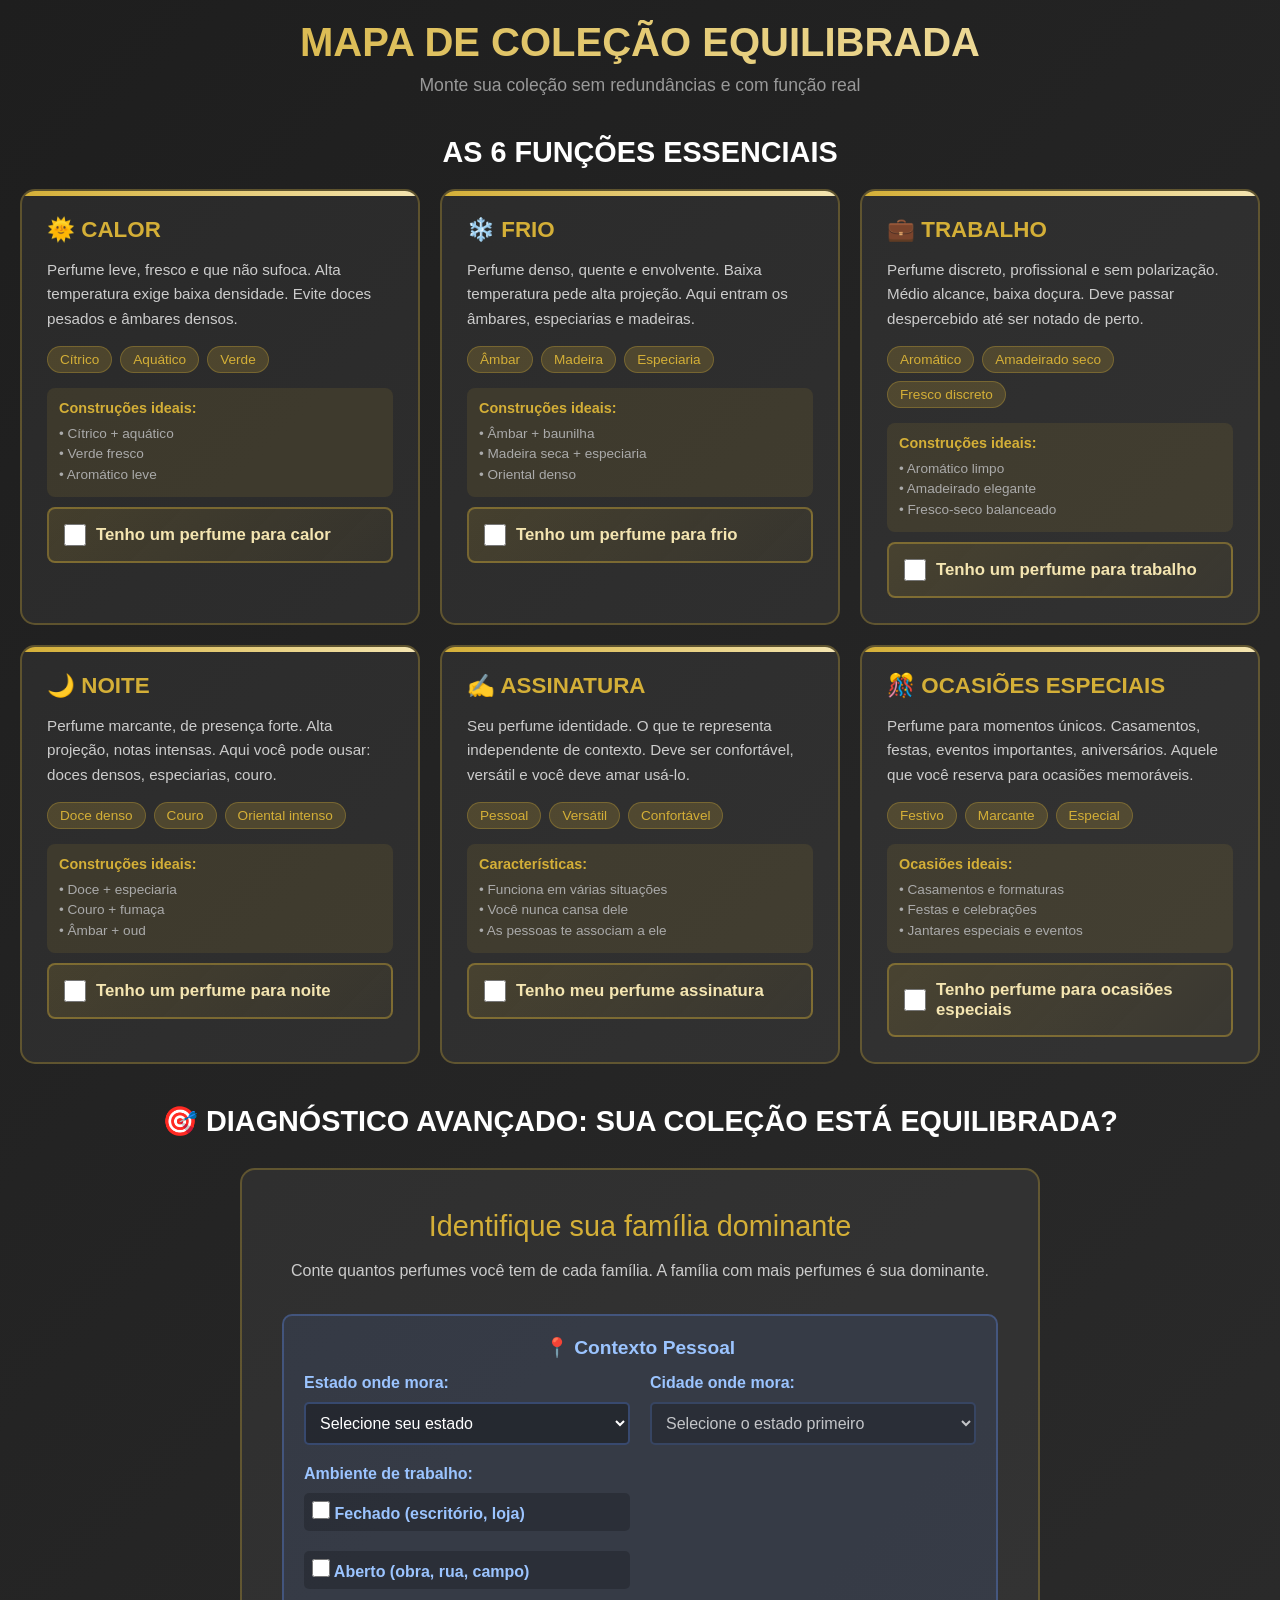
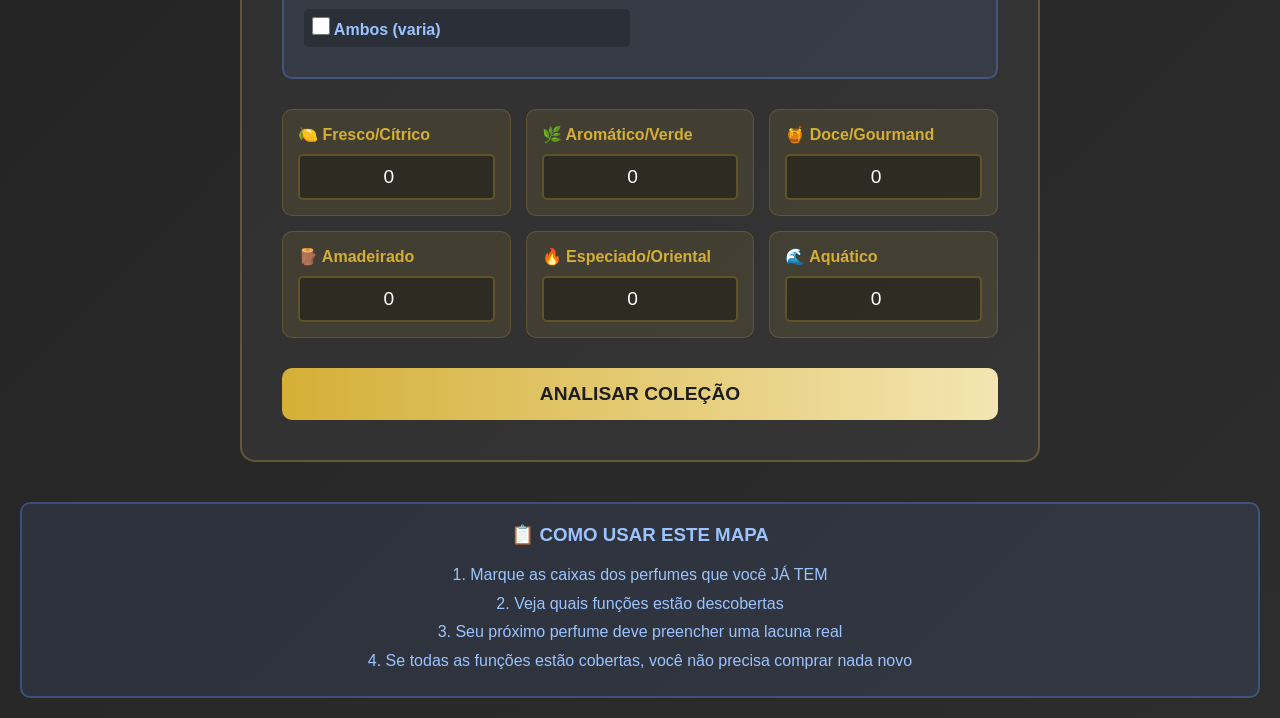
<file: mapa_full_FINAL.html>
<!DOCTYPE html>
<html lang="pt-BR">
<head>
    <meta charset="UTF-8">
    <meta name="viewport" content="width=device-width, initial-scale=1.0">
    <title>Mapa de Coleção de Perfumes</title>
    <style>
        * {
            margin: 0;
            padding: 0;
            box-sizing: border-box;
        }

        body {
            font-family: 'Segoe UI', Tahoma, Geneva, Verdana, sans-serif;
            background: linear-gradient(135deg, #1e1e1e 0%, #2d2d2d 100%);
            padding: 20px;
            min-height: 100vh;
        }

        .container {
            max-width: 1400px;
            margin: 0 auto;
        }

        header {
            text-align: center;
            color: white;
            margin-bottom: 40px;
        }

        h1 {
            font-size: 2.5em;
            margin-bottom: 10px;
            background: linear-gradient(90deg, #d4af37, #f4e5b1);
            -webkit-background-clip: text;
            -webkit-text-fill-color: transparent;
        }

        .subtitle {
            color: #999;
            font-size: 1.1em;
        }

        .grid {
            display: grid;
            grid-template-columns: repeat(3, 1fr);
            gap: 20px;
            margin-bottom: 40px;
        }

        .card {
            background: rgba(255, 255, 255, 0.05);
            border: 2px solid rgba(212, 175, 55, 0.3);
            border-radius: 15px;
            padding: 25px;
            transition: all 0.3s ease;
            cursor: pointer;
            position: relative;
            overflow: hidden;
        }

        .card:hover {
            transform: translateY(-5px);
            border-color: #d4af37;
            box-shadow: 0 10px 30px rgba(212, 175, 55, 0.3);
        }

        .card::before {
            content: '';
            position: absolute;
            top: 0;
            left: 0;
            width: 100%;
            height: 5px;
            background: linear-gradient(90deg, #d4af37, #f4e5b1);
        }

        .card-title {
            color: #d4af37;
            font-size: 1.4em;
            margin-bottom: 15px;
            font-weight: 600;
        }

        .card-description {
            color: #ccc;
            font-size: 0.95em;
            line-height: 1.6;
            margin-bottom: 15px;
        }

        .card-tags {
            display: flex;
            flex-wrap: wrap;
            gap: 8px;
            margin-top: 15px;
        }

        .tag {
            background: rgba(212, 175, 55, 0.2);
            color: #d4af37;
            padding: 5px 12px;
            border-radius: 20px;
            font-size: 0.85em;
            border: 1px solid rgba(212, 175, 55, 0.3);
        }

        .examples {
            background: rgba(212, 175, 55, 0.1);
            padding: 12px;
            border-radius: 8px;
            margin-top: 15px;
        }

        .examples-title {
            color: #d4af37;
            font-size: 0.9em;
            font-weight: 600;
            margin-bottom: 8px;
        }

        .examples-list {
            color: #aaa;
            font-size: 0.85em;
            line-height: 1.5;
        }

        .section-title {
            color: white;
            font-size: 1.8em;
            margin: 40px 0 20px 0;
            text-align: center;
        }

        .levels {
            display: flex;
            gap: 20px;
            flex-wrap: wrap;
            justify-content: center;
            margin-top: 30px;
        }

        .level-card {
            background: rgba(255, 255, 255, 0.05);
            border: 2px solid rgba(212, 175, 55, 0.3);
            border-radius: 15px;
            padding: 30px;
            flex: 1;
            min-width: 300px;
            max-width: 400px;
        }

        .level-title {
            color: #d4af37;
            font-size: 1.5em;
            margin-bottom: 20px;
            text-align: center;
        }

        .level-item {
            background: rgba(212, 175, 55, 0.1);
            padding: 12px;
            border-radius: 8px;
            margin-bottom: 10px;
            color: #ccc;
            font-size: 0.95em;
        }

        .level-item strong {
            color: #d4af37;
            display: block;
            margin-bottom: 5px;
        }

        .interactive-note {
            background: rgba(100, 150, 255, 0.1);
            border: 2px solid rgba(100, 150, 255, 0.3);
            border-radius: 10px;
            padding: 20px;
            margin-top: 40px;
            text-align: center;
            color: #9bc4ff;
        }

        .checkbox-container {
            display: flex;
            align-items: center;
            gap: 10px;
            margin-top: 10px;
            padding: 15px;
            background: linear-gradient(135deg, rgba(212, 175, 55, 0.15), rgba(212, 175, 55, 0.05));
            border: 2px solid rgba(212, 175, 55, 0.4);
            border-radius: 8px;
            cursor: pointer;
            transition: all 0.3s ease;
        }

        .checkbox-container:hover {
            background: linear-gradient(135deg, rgba(212, 175, 55, 0.25), rgba(212, 175, 55, 0.1));
            border-color: #d4af37;
            transform: translateX(5px);
        }

        .checkbox-container input {
            width: 22px;
            height: 22px;
            cursor: pointer;
            accent-color: #d4af37;
        }

        .checkbox-container label {
            cursor: pointer;
            flex: 1;
            color: #f4e5b1;
            font-weight: 600;
            font-size: 1.05em;
        }

        @media (max-width: 1024px) {
            .grid {
                grid-template-columns: repeat(2, 1fr);
            }
        }

        @media (max-width: 768px) {
            h1 {
                font-size: 1.8em;
            }
            
            .grid {
                grid-template-columns: 1fr;
            }
        }

        .balance-section {
            display: flex;
            justify-content: center;
            margin-top: 30px;
        }

        .balance-card {
            background: rgba(255, 255, 255, 0.05);
            border: 2px solid rgba(212, 175, 55, 0.3);
            border-radius: 15px;
            padding: 40px;
            max-width: 800px;
            width: 100%;
        }

        .balance-title {
            color: #d4af37;
            font-size: 1.8em;
            margin-bottom: 15px;
            text-align: center;
        }

        .balance-description {
            color: #ccc;
            text-align: center;
            margin-bottom: 30px;
            line-height: 1.6;
        }

        .family-counter {
            display: grid;
            grid-template-columns: repeat(auto-fit, minmax(200px, 1fr));
            gap: 15px;
            margin-bottom: 30px;
        }

        .counter-item {
            background: rgba(212, 175, 55, 0.1);
            padding: 15px;
            border-radius: 10px;
            border: 1px solid rgba(212, 175, 55, 0.2);
        }

        .counter-item label {
            color: #d4af37;
            display: block;
            margin-bottom: 10px;
            font-weight: 600;
        }

        .counter-item input {
            width: 100%;
            padding: 10px;
            font-size: 1.2em;
            text-align: center;
            background: rgba(0, 0, 0, 0.3);
            border: 2px solid rgba(212, 175, 55, 0.3);
            border-radius: 5px;
            color: white;
        }

        .counter-item input:focus {
            outline: none;
            border-color: #d4af37;
        }

        .analyze-btn {
            width: 100%;
            padding: 15px;
            font-size: 1.2em;
            font-weight: 600;
            background: linear-gradient(90deg, #d4af37, #f4e5b1);
            color: #1e1e1e;
            border: none;
            border-radius: 10px;
            cursor: pointer;
            transition: all 0.3s ease;
        }

        .analyze-btn:hover {
            transform: translateY(-2px);
            box-shadow: 0 5px 20px rgba(212, 175, 55, 0.4);
        }

        .result-box {
            margin-top: 30px;
            background: rgba(212, 175, 55, 0.1);
            border: 2px solid #d4af37;
            border-radius: 10px;
            padding: 25px;
        }

        .result-title {
            color: #d4af37;
            font-size: 1.3em;
            font-weight: 600;
            margin-bottom: 20px;
            text-align: center;
        }

        .result-content {
            color: white;
            font-size: 1.1em;
            margin-bottom: 15px;
            padding: 15px;
            background: rgba(0, 0, 0, 0.2);
            border-radius: 8px;
        }

        .result-advice {
            color: #ccc;
            line-height: 1.8;
            margin-bottom: 15px;
            padding: 15px;
            background: rgba(0, 0, 0, 0.2);
            border-radius: 8px;
        }

        .result-next {
            color: #9bc4ff;
            background: rgba(100, 150, 255, 0.1);
            border: 2px solid rgba(100, 150, 255, 0.3);
            padding: 15px;
            border-radius: 8px;
            line-height: 1.8;
        }

        .result-next strong {
            color: #fff;
        }

        .context-section {
            background: rgba(100, 150, 255, 0.1);
            border: 2px solid rgba(100, 150, 255, 0.3);
            padding: 20px;
            border-radius: 10px;
            margin-bottom: 30px;
        }

        .context-title {
            color: #9bc4ff;
            font-size: 1.2em;
            font-weight: 600;
            margin-bottom: 15px;
            text-align: center;
        }

        .context-grid {
            display: grid;
            grid-template-columns: repeat(auto-fit, minmax(250px, 1fr));
            gap: 20px;
        }

        .context-item label {
            color: #9bc4ff;
            display: block;
            margin-bottom: 10px;
            font-weight: 600;
        }

        .context-item input[type="text"] {
            width: 100%;
            padding: 10px;
            font-size: 1em;
            background: rgba(0, 0, 0, 0.3);
            border: 2px solid rgba(100, 150, 255, 0.3);
            border-radius: 5px;
            color: white;
        }

        .context-item input[type="text"]:focus {
            outline: none;
            border-color: #9bc4ff;
        }

        .context-item input[type="number"] {
            width: 100%;
            padding: 10px;
            font-size: 1em;
            background: rgba(0, 0, 0, 0.3);
            border: 2px solid rgba(100, 150, 255, 0.3);
            border-radius: 5px;
            color: white;
        }

        .context-item input[type="number"]:focus {
            outline: none;
            border-color: #9bc4ff;
        }

        .checkbox-group {
            display: flex;
            flex-direction: column;
            gap: 10px;
        }

        .checkbox-label {
            display: flex;
            align-items: center;
            gap: 10px;
            color: #ccc;
            cursor: pointer;
            padding: 8px;
            background: rgba(0, 0, 0, 0.2);
            border-radius: 5px;
            transition: all 0.2s ease;
        }

        .checkbox-label:hover {
            background: rgba(100, 150, 255, 0.1);
        }

        .checkbox-label input[type="checkbox"] {
            width: 18px;
            height: 18px;
            cursor: pointer;
        }

    </style>
</head>
<body>
    <div class="container">
        <header>
            <h1>MAPA DE COLEÇÃO EQUILIBRADA</h1>
            <p class="subtitle">Monte sua coleção sem redundâncias e com função real</p>
        </header>

        <h2 class="section-title">AS 6 FUNÇÕES ESSENCIAIS</h2>
        
        <div class="grid">
            <div class="card">
                <div class="card-title">🌞 CALOR</div>
                <div class="card-description">
                    Perfume leve, fresco e que não sufoca. Alta temperatura exige baixa densidade. Evite doces pesados e âmbares densos.
                </div>
                <div class="card-tags">
                    <span class="tag">Cítrico</span>
                    <span class="tag">Aquático</span>
                    <span class="tag">Verde</span>
                </div>
                <div class="examples">
                    <div class="examples-title">Construções ideais:</div>
                    <div class="examples-list">
                        • Cítrico + aquático<br>
                        • Verde fresco<br>
                        • Aromático leve
                    </div>
                </div>
                <div class="checkbox-container">
                    <input type="checkbox" id="calor">
                    <label for="calor">Tenho um perfume para calor</label>
                </div>
            </div>

            <div class="card">
                <div class="card-title">❄️ FRIO</div>
                <div class="card-description">
                    Perfume denso, quente e envolvente. Baixa temperatura pede alta projeção. Aqui entram os âmbares, especiarias e madeiras.
                </div>
                <div class="card-tags">
                    <span class="tag">Âmbar</span>
                    <span class="tag">Madeira</span>
                    <span class="tag">Especiaria</span>
                </div>
                <div class="examples">
                    <div class="examples-title">Construções ideais:</div>
                    <div class="examples-list">
                        • Âmbar + baunilha<br>
                        • Madeira seca + especiaria<br>
                        • Oriental denso
                    </div>
                </div>
                <div class="checkbox-container">
                    <input type="checkbox" id="frio">
                    <label for="frio">Tenho um perfume para frio</label>
                </div>
            </div>

            <div class="card">
                <div class="card-title">💼 TRABALHO</div>
                <div class="card-description">
                    Perfume discreto, profissional e sem polarização. Médio alcance, baixa doçura. Deve passar despercebido até ser notado de perto.
                </div>
                <div class="card-tags">
                    <span class="tag">Aromático</span>
                    <span class="tag">Amadeirado seco</span>
                    <span class="tag">Fresco discreto</span>
                </div>
                <div class="examples">
                    <div class="examples-title">Construções ideais:</div>
                    <div class="examples-list">
                        • Aromático limpo<br>
                        • Amadeirado elegante<br>
                        • Fresco-seco balanceado
                    </div>
                </div>
                <div class="checkbox-container">
                    <input type="checkbox" id="trabalho">
                    <label for="trabalho">Tenho um perfume para trabalho</label>
                </div>
            </div>

            <div class="card">
                <div class="card-title">🌙 NOITE</div>
                <div class="card-description">
                    Perfume marcante, de presença forte. Alta projeção, notas intensas. Aqui você pode ousar: doces densos, especiarias, couro.
                </div>
                <div class="card-tags">
                    <span class="tag">Doce denso</span>
                    <span class="tag">Couro</span>
                    <span class="tag">Oriental intenso</span>
                </div>
                <div class="examples">
                    <div class="examples-title">Construções ideais:</div>
                    <div class="examples-list">
                        • Doce + especiaria<br>
                        • Couro + fumaça<br>
                        • Âmbar + oud
                    </div>
                </div>
                <div class="checkbox-container">
                    <input type="checkbox" id="noite">
                    <label for="noite">Tenho um perfume para noite</label>
                </div>
            </div>

            <div class="card">
                <div class="card-title">✍️ ASSINATURA</div>
                <div class="card-description">
                    Seu perfume identidade. O que te representa independente de contexto. Deve ser confortável, versátil e você deve amar usá-lo.
                </div>
                <div class="card-tags">
                    <span class="tag">Pessoal</span>
                    <span class="tag">Versátil</span>
                    <span class="tag">Confortável</span>
                </div>
                <div class="examples">
                    <div class="examples-title">Características:</div>
                    <div class="examples-list">
                        • Funciona em várias situações<br>
                        • Você nunca cansa dele<br>
                        • As pessoas te associam a ele
                    </div>
                </div>
                <div class="checkbox-container">
                    <input type="checkbox" id="assinatura">
                    <label for="assinatura">Tenho meu perfume assinatura</label>
                </div>
            </div>

            <div class="card">
                <div class="card-title">🎊 OCASIÕES ESPECIAIS</div>
                <div class="card-description">
                    Perfume para momentos únicos. Casamentos, festas, eventos importantes, aniversários. Aquele que você reserva para ocasiões memoráveis.
                </div>
                <div class="card-tags">
                    <span class="tag">Festivo</span>
                    <span class="tag">Marcante</span>
                    <span class="tag">Especial</span>
                </div>
                <div class="examples">
                    <div class="examples-title">Ocasiões ideais:</div>
                    <div class="examples-list">
                        • Casamentos e formaturas<br>
                        • Festas e celebrações<br>
                        • Jantares especiais e eventos
                    </div>
                </div>
                <div class="checkbox-container">
                    <input type="checkbox" id="ocasioes">
                    <label for="ocasioes">Tenho perfume para ocasiões especiais</label>
                </div>
            </div>
        </div>

        <h2 class="section-title">🎯 DIAGNÓSTICO AVANÇADO: SUA COLEÇÃO ESTÁ EQUILIBRADA?</h2>
        
        <div class="balance-section">
            <div class="balance-card">
                <div class="balance-title">Identifique sua família dominante</div>
                <div class="balance-description">
                    Conte quantos perfumes você tem de cada família. A família com mais perfumes é sua dominante.
                </div>

                <div class="context-section">
                    <div class="context-title">📍 Contexto Pessoal</div>
                    <div class="context-grid">
                        <div class="context-item">
                            <label for="estado">Estado onde mora:</label>
                            <select id="estado" style="
                                width: 100%;
                                padding: 10px;
                                font-size: 1em;
                                background: rgba(0, 0, 0, 0.3);
                                border: 2px solid rgba(100, 150, 255, 0.3);
                                border-radius: 5px;
                                color: white;
                                cursor: pointer;
                            ">
                                <option value="">Selecione seu estado</option>
                                <option value="AC">Acre (AC)</option>
                                <option value="AL">Alagoas (AL)</option>
                                <option value="AP">Amapá (AP)</option>
                                <option value="AM">Amazonas (AM)</option>
                                <option value="BA">Bahia (BA)</option>
                                <option value="CE">Ceará (CE)</option>
                                <option value="DF">Distrito Federal (DF)</option>
                                <option value="ES">Espírito Santo (ES)</option>
                                <option value="GO">Goiás (GO)</option>
                                <option value="MA">Maranhão (MA)</option>
                                <option value="MT">Mato Grosso (MT)</option>
                                <option value="MS">Mato Grosso do Sul (MS)</option>
                                <option value="MG">Minas Gerais (MG)</option>
                                <option value="PA">Pará (PA)</option>
                                <option value="PB">Paraíba (PB)</option>
                                <option value="PR">Paraná (PR)</option>
                                <option value="PE">Pernambuco (PE)</option>
                                <option value="PI">Piauí (PI)</option>
                                <option value="RJ">Rio de Janeiro (RJ)</option>
                                <option value="RN">Rio Grande do Norte (RN)</option>
                                <option value="RS">Rio Grande do Sul (RS)</option>
                                <option value="RO">Rondônia (RO)</option>
                                <option value="RR">Roraima (RR)</option>
                                <option value="SC">Santa Catarina (SC)</option>
                                <option value="SP">São Paulo (SP)</option>
                                <option value="SE">Sergipe (SE)</option>
                                <option value="TO">Tocantins (TO)</option>
                            </select>
                        </div>
                        <div class="context-item">
                            <label for="cidade">Cidade onde mora:</label>
                            <select id="cidade" style="
                                width: 100%;
                                padding: 10px;
                                font-size: 1em;
                                background: rgba(0, 0, 0, 0.3);
                                border: 2px solid rgba(100, 150, 255, 0.3);
                                border-radius: 5px;
                                color: white;
                                cursor: pointer;
                            " disabled>
                                <option value="">Selecione o estado primeiro</option>
                            </select>
                        </div>
                        <div class="context-item">
                            <label>Ambiente de trabalho:</label>
                            <div class="checkbox-group">
                                <label class="checkbox-label">
                                    <input type="checkbox" id="amb-fechado" value="fechado">
                                    <span>Fechado (escritório, loja)</span>
                                </label>
                                <label class="checkbox-label">
                                    <input type="checkbox" id="amb-aberto" value="aberto">
                                    <span>Aberto (obra, rua, campo)</span>
                                </label>
                                <label class="checkbox-label">
                                    <input type="checkbox" id="amb-ambos" value="ambos">
                                    <span>Ambos (varia)</span>
                                </label>
                            </div>
                        </div>
                    </div>
                </div>
                
                <div class="family-counter">
                    <div class="counter-item">
                        <label>🍋 Fresco/Cítrico</label>
                        <input type="number" id="fresco" min="0" max="20" value="0">
                    </div>
                    <div class="counter-item">
                        <label>🌿 Aromático/Verde</label>
                        <input type="number" id="aromatico" min="0" max="20" value="0">
                    </div>
                    <div class="counter-item">
                        <label>🍯 Doce/Gourmand</label>
                        <input type="number" id="doce" min="0" max="20" value="0">
                    </div>
                    <div class="counter-item">
                        <label>🪵 Amadeirado</label>
                        <input type="number" id="amadeirado" min="0" max="20" value="0">
                    </div>
                    <div class="counter-item">
                        <label>🔥 Especiado/Oriental</label>
                        <input type="number" id="especiado" min="0" max="20" value="0">
                    </div>
                    <div class="counter-item">
                        <label>🌊 Aquático</label>
                        <input type="number" id="aquatico" min="0" max="20" value="0">
                    </div>
                </div>

                <button class="analyze-btn" onclick="analyzeCollection()">ANALISAR COLEÇÃO</button>

                <div id="result" class="result-box" style="display: none;">
                    <div class="result-title">📊 RESULTADO DA ANÁLISE</div>
                    <div id="dominant-family" class="result-content"></div>
                    <div id="balance-advice" class="result-advice"></div>
                    <div id="next-purchase" class="result-next"></div>
                </div>
            </div>
        </div>

        <div class="interactive-note">
            <h3 style="margin-bottom: 15px;">📋 COMO USAR ESTE MAPA</h3>
            <p style="line-height: 1.8;">
                1. Marque as caixas dos perfumes que você JÁ TEM<br>
                2. Veja quais funções estão descobertas<br>
                3. Seu próximo perfume deve preencher uma lacuna real<br>
                4. Se todas as funções estão cobertas, você não precisa comprar nada novo
            </p>
        </div>
    </div>

    <script>
        // Salvar estado dos checkboxes
        document.querySelectorAll('input[type="checkbox"]').forEach(checkbox => {
            checkbox.addEventListener('change', function() {
                localStorage.setItem(this.id, this.checked);
            });
            
            // Carregar estado salvo
            const saved = localStorage.getItem(checkbox.id);
            if (saved === 'true') {
                checkbox.checked = true;
            }
        });

        // Analisar coleção
        function analyzeCollection() {
            const families = {
                'fresco': { name: '🍋 Fresco/Cítrico', value: parseInt(document.getElementById('fresco').value) || 0 },
                'aromatico': { name: '🌿 Aromático/Verde', value: parseInt(document.getElementById('aromatico').value) || 0 },
                'doce': { name: '🍯 Doce/Gourmand', value: parseInt(document.getElementById('doce').value) || 0 },
                'amadeirado': { name: '🪵 Amadeirado', value: parseInt(document.getElementById('amadeirado').value) || 0 },
                'especiado': { name: '🔥 Especiado/Oriental', value: parseInt(document.getElementById('especiado').value) || 0 },
                'aquatico': { name: '🌊 Aquático', value: parseInt(document.getElementById('aquatico').value) || 0 }
            };

            const total = Object.values(families).reduce((sum, f) => sum + f.value, 0);

            if (total === 0) {
                alert('Adicione pelo menos 1 perfume para analisar');
                return;
            }

            // Pegar contexto pessoal
            const estado = document.getElementById('estado').value;
            const cidade = document.getElementById('cidade').value;
            const ambFechado = document.getElementById('amb-fechado').checked;
            const ambAberto = document.getElementById('amb-aberto').checked;
            const ambAmbos = document.getElementById('amb-ambos').checked;

            // Mapeamento de cidades por estado com clima (igual página LIGHT)
            const cidadesPorEstado = {
                'SP': { 'São Paulo': 'quente', 'Campinas': 'quente', 'Santos': 'quente', 'Ribeirão Preto': 'quente', 'Sorocaba': 'quente' },
                'RJ': { 'Rio de Janeiro': 'quente', 'Niterói': 'quente', 'Petrópolis': 'temperado', 'Cabo Frio': 'quente' },
                'MG': { 'Belo Horizonte': 'temperado', 'Uberlândia': 'quente', 'Juiz de Fora': 'temperado', 'Contagem': 'temperado' },
                'RS': { 'Porto Alegre': 'frio', 'Caxias do Sul': 'frio', 'Pelotas': 'frio', 'Canoas': 'frio', 'Gramado': 'frio' },
                'SC': { 'Florianópolis': 'frio', 'Joinville': 'frio', 'Blumenau': 'frio', 'Chapecó': 'frio' },
                'PR': { 'Curitiba': 'frio', 'Londrina': 'temperado', 'Maringá': 'temperado', 'Ponta Grossa': 'frio' },
                'BA': { 'Salvador': 'quente', 'Feira de Santana': 'quente', 'Vitória da Conquista': 'quente', 'Ilhéus': 'quente' },
                'CE': { 'Fortaleza': 'quente', 'Juazeiro do Norte': 'quente', 'Sobral': 'quente' },
                'PE': { 'Recife': 'quente', 'Jaboatão dos Guararapes': 'quente', 'Olinda': 'quente', 'Caruaru': 'quente' },
                'AM': { 'Manaus': 'quente', 'Parintins': 'quente', 'Itacoatiara': 'quente' },
                'PA': { 'Belém': 'quente', 'Ananindeua': 'quente', 'Santarém': 'quente' },
                'GO': { 'Goiânia': 'quente', 'Aparecida de Goiânia': 'quente', 'Anápolis': 'quente' },
                'DF': { 'Brasília': 'quente' },
                'ES': { 'Vitória': 'quente', 'Vila Velha': 'quente', 'Serra': 'quente' },
                'MT': { 'Cuiabá': 'quente', 'Várzea Grande': 'quente', 'Rondonópolis': 'quente' },
                'MS': { 'Campo Grande': 'quente', 'Dourados': 'quente', 'Três Lagoas': 'quente' },
                'MA': { 'São Luís': 'quente', 'Imperatriz': 'quente', 'Caxias': 'quente' },
                'RN': { 'Natal': 'quente', 'Mossoró': 'quente', 'Parnamirim': 'quente' },
                'PB': { 'João Pessoa': 'quente', 'Campina Grande': 'quente', 'Santa Rita': 'quente' },
                'AL': { 'Maceió': 'quente', 'Arapiraca': 'quente' },
                'SE': { 'Aracaju': 'quente', 'Nossa Senhora do Socorro': 'quente' },
                'PI': { 'Teresina': 'quente', 'Parnaíba': 'quente' },
                'TO': { 'Palmas': 'quente', 'Araguaína': 'quente' },
                'RO': { 'Porto Velho': 'quente', 'Ji-Paraná': 'quente' },
                'AC': { 'Rio Branco': 'quente', 'Cruzeiro do Sul': 'quente' },
                'RR': { 'Boa Vista': 'quente' },
                'AP': { 'Macapá': 'quente', 'Santana': 'quente' }
            };

            // Determina clima baseado na cidade (se selecionada) ou estado
            let climaRegiao = 'temperado';
            
            if (cidade && estado) {
                // Usa o mapeamento de cidades
                const cidadesEstado = cidadesPorEstado[estado] || {};
                climaRegiao = cidadesEstado[cidade] || 'temperado';
            } else if (estado) {
                // Fallback: usa mapeamento de estado
                const estadosQuentes = ['AM', 'AC', 'RR', 'AP', 'PA', 'TO', 'MA', 'PI', 'CE', 'RN', 'PB', 'PE', 'AL', 'SE', 'BA', 'MT', 'MS', 'GO', 'DF', 'MG', 'ES', 'RJ', 'SP'];
                const estadosFrios = ['RS', 'SC', 'PR'];
                
                if (estadosQuentes.includes(estado)) {
                    climaRegiao = 'quente';
                } else if (estadosFrios.includes(estado)) {
                    climaRegiao = 'frio';
                }
            }

            // Contar famílias representadas
            const familiesRepresented = Object.values(families).filter(f => f.value > 0).length;

            // Encontrar família dominante
            let dominant = null;
            let maxValue = 0;
            Object.entries(families).forEach(([key, data]) => {
                if (data.value > maxValue) {
                    maxValue = data.value;
                    dominant = { key, ...data };
                }
            });

            const percentage = ((maxValue / total) * 100).toFixed(0);

            // CALCULAR NÍVEL DO COLECIONADOR
            let level = '';
            let levelEmoji = '';
            let levelAdvice = '';

            if (total >= 1 && total <= 5) {
                levelEmoji = '🎯';
                level = 'INICIANTE';
                levelAdvice = 'Você está começando. Foque nas 5 funções básicas (calor, frio, trabalho, noite, assinatura) antes de diversificar.';
            } else if (total >= 6 && total <= 10) {
                if (familiesRepresented >= 4 && percentage < 50) {
                    levelEmoji = '⚡';
                    level = 'INTERMEDIÁRIO';
                    levelAdvice = 'Coleção crescendo bem. Continue diversificando e evite redundâncias na família dominante.';
                } else {
                    levelEmoji = '⚠️';
                    level = 'INTERMEDIÁRIO (com desequilíbrio)';
                    levelAdvice = 'Você tem quantidade de intermediário, mas está comprando muito da mesma família. Diversifique antes de expandir.';
                }
            } else if (total >= 11 && total <= 15) {
                if (familiesRepresented >= 5 && percentage <= 40) {
                    levelEmoji = '🔥';
                    level = 'AVANÇADO';
                    levelAdvice = 'Coleção madura e equilibrada. Cada novo perfume deve preencher uma subfunção específica (ex: calor extremo, trabalho formal).';
                } else {
                    levelEmoji = '⚠️';
                    level = 'AVANÇADO (com redundância)';
                    levelAdvice = 'Você tem muitos perfumes, mas com sobreposição. Identifique os redundantes e considere vender/trocar antes de comprar mais.';
                }
            } else {
                if (percentage <= 35 && familiesRepresented >= 5) {
                    levelEmoji = '👑';
                    level = 'COLECIONADOR EQUILIBRADO';
                    levelAdvice = 'Coleção extensa e diversificada. Agora o foco é: cada perfume tem função clara ou você está acumulando?';
                } else {
                    levelEmoji = '⚠️';
                    level = 'COLECIONADOR (com acúmulo)';
                    levelAdvice = 'Você tem MUITOS perfumes, mas está acumulando redundâncias. Pare de comprar. Venda os que não usa e reorganize.';
                }
            }

            // Encontrar famílias ausentes ou fracas
            const missing = Object.entries(families)
                .filter(([key, data]) => data.value === 0)
                .map(([key, data]) => ({ key, ...data }));
            
            const weak = Object.entries(families)
                .filter(([key, data]) => data.value === 1)
                .map(([key, data]) => ({ key, ...data }));

            // Gerar análise
            const resultDiv = document.getElementById('result');
            const dominantDiv = document.getElementById('dominant-family');
            const adviceDiv = document.getElementById('balance-advice');
            const nextDiv = document.getElementById('next-purchase');

            // Mapeamento de nomes completos dos estados (escopo global)
            const estadosNomes = {
                'AC': 'Acre', 'AL': 'Alagoas', 'AP': 'Amapá', 'AM': 'Amazonas',
                'BA': 'Bahia', 'CE': 'Ceará', 'DF': 'Distrito Federal', 'ES': 'Espírito Santo',
                'GO': 'Goiás', 'MA': 'Maranhão', 'MT': 'Mato Grosso', 'MS': 'Mato Grosso do Sul',
                'MG': 'Minas Gerais', 'PA': 'Pará', 'PB': 'Paraíba', 'PR': 'Paraná',
                'PE': 'Pernambuco', 'PI': 'Piauí', 'RJ': 'Rio de Janeiro', 'RN': 'Rio Grande do Norte',
                'RS': 'Rio Grande do Sul', 'RO': 'Rondônia', 'RR': 'Roraima',
                'SC': 'Santa Catarina', 'SP': 'São Paulo', 'SE': 'Sergipe', 'TO': 'Tocantins'
            };

            // Criar layout gráfico compacto para as informações (igual LIGHT)
            const infoCards = `
                <div style="
                    display: grid;
                    grid-template-columns: repeat(2, 1fr);
                    gap: 12px;
                    margin-bottom: 20px;
                ">
                    ${estado || cidade ? `
                        <div style="
                            background: linear-gradient(135deg, rgba(100, 150, 255, 0.15), rgba(100, 150, 255, 0.05));
                            border: 2px solid rgba(100, 150, 255, 0.4);
                            border-radius: 8px;
                            padding: 12px;
                        ">
                            <div style="font-size: 0.85em; color: #9bc4ff; margin-bottom: 6px; font-weight: 600;">📍 LOCALIZAÇÃO</div>
                            <div style="color: #fff; font-size: 0.95em; line-height: 1.5;">
                                ${estado && cidade ? `${cidade}, ${estadosNomes[estado] || estado}` : (estado ? estadosNomes[estado] || estado : (cidade || 'Não informado'))}<br>
                                ${estado || cidade ? `<span style="color: #9bc4ff;">${climaRegiao === 'quente' ? '🌡️ Clima quente' : climaRegiao === 'frio' ? '❄️ Clima frio' : '🌤️ Clima temperado'}</span>` : ''}
                            </div>
                        </div>
                    ` : ''}
                    
                    ${ambFechado || ambAberto || ambAmbos ? `
                        <div style="
                            background: linear-gradient(135deg, rgba(100, 150, 255, 0.15), rgba(100, 150, 255, 0.05));
                            border: 2px solid rgba(100, 150, 255, 0.4);
                            border-radius: 8px;
                            padding: 12px;
                        ">
                            <div style="font-size: 0.85em; color: #9bc4ff; margin-bottom: 6px; font-weight: 600;">💼 AMBIENTE</div>
                            <div style="color: #fff; font-size: 0.95em;">
                                ${[ambFechado && 'Fechado', ambAberto && 'Aberto', ambAmbos && 'Ambos'].filter(Boolean).join(', ')}
                            </div>
                        </div>
                    ` : ''}
                    
                    <div style="
                        background: linear-gradient(135deg, rgba(212, 175, 55, 0.15), rgba(212, 175, 55, 0.05));
                        border: 2px solid rgba(212, 175, 55, 0.4);
                        border-radius: 8px;
                        padding: 12px;
                    ">
                        <div style="font-size: 0.85em; color: #d4af37; margin-bottom: 6px; font-weight: 600;">📊 TOTAL</div>
                        <div style="color: #fff; font-size: 1.3em; font-weight: 700;">${total} perfumes</div>
                    </div>
                    
                    <div style="
                        background: linear-gradient(135deg, rgba(212, 175, 55, 0.15), rgba(212, 175, 55, 0.05));
                        border: 2px solid rgba(212, 175, 55, 0.4);
                        border-radius: 8px;
                        padding: 12px;
                    ">
                        <div style="font-size: 0.85em; color: #d4af37; margin-bottom: 6px; font-weight: 600;">🎯 FAMÍLIAS</div>
                        <div style="color: #fff; font-size: 1.3em; font-weight: 700;">${familiesRepresented}/6</div>
                    </div>
                    
                    <div style="
                        background: linear-gradient(135deg, rgba(212, 175, 55, 0.2), rgba(212, 175, 55, 0.1));
                        border: 3px solid #d4af37;
                        border-radius: 8px;
                        padding: 12px;
                        grid-column: 1 / -1;
                    ">
                        <div style="font-size: 0.85em; color: #d4af37; margin-bottom: 8px; font-weight: 600;">👑 FAMÍLIA DOMINANTE</div>
                        <div style="color: #fff; font-size: 1.2em; font-weight: 700; margin-bottom: 4px;">
                            ${dominant.name}
                        </div>
                        <div style="color: #f4e5b1; font-size: 1em;">
                            ${maxValue} perfumes · <strong style="color: #d4af37; font-size: 1.15em;">${percentage}%</strong> da coleção
                        </div>
                    </div>
                </div>
                
                <style>
                    @media (max-width: 768px) {
                        #dominant-family > div:first-child {
                            grid-template-columns: 1fr !important;
                        }
                    }
                </style>
            `;

            dominantDiv.innerHTML = `
                <div style="background: rgba(212, 175, 55, 0.15); padding: 15px; border-radius: 8px; margin-bottom: 15px; border-left: 4px solid #d4af37;">
                    <div style="font-size: 1.3em; margin-bottom: 10px;">${levelEmoji} <strong>SEU NÍVEL: ${level}</strong></div>
                    <div style="color: #ccc; font-size: 0.95em;">${levelAdvice}</div>
                </div>
                ${infoCards}
            `;

            // Análise e conselhos
            let advice = '';
            let status = '';

            if (percentage >= 50) {
                status = `
                    <div style="text-align: center; margin-bottom: 15px;">
                        <div style="
                            display: inline-block;
                            background: linear-gradient(135deg, rgba(212, 175, 55, 0.2), rgba(212, 175, 55, 0.1));
                            border: 2px solid #d4af37;
                            border-radius: 8px;
                            padding: 10px 30px;
                        ">
                            <span style="color: #d4af37; font-size: 1.3em; font-weight: 700; letter-spacing: 2px;">
                                📋 DIAGNÓSTICO
                            </span>
                        </div>
                    </div>
                    <div style="
                        background: linear-gradient(135deg, rgba(255, 50, 50, 0.3), rgba(200, 0, 0, 0.2));
                        border: 4px solid #ff3333;
                        border-radius: 12px;
                        padding: 25px;
                        margin-bottom: 20px;
                        box-shadow: 0 0 30px rgba(255, 50, 50, 0.5);
                        animation: pulse-red 2s infinite;
                    ">
                        <div style="font-size: 2em; text-align: center; margin-bottom: 10px;">🚨</div>
                        <div style="font-size: 1.5em; font-weight: 700; color: #ff6666; text-align: center; text-transform: uppercase;">
                            ATENÇÃO: COLEÇÃO DESBALANCEADA!
                        </div>
                    </div>
                    <style>
                        @keyframes pulse-red {
                            0%, 100% { box-shadow: 0 0 30px rgba(255, 50, 50, 0.5); }
                            50% { box-shadow: 0 0 50px rgba(255, 50, 50, 0.8); }
                        }
                    </style>
                `;
                advice = `
                    <div style="font-size: 1.25em; line-height: 1.8; margin-top: 15px;">
                        <div style="text-align: center;">
                            <strong style="color: #ff6666; font-size: 1.4em;">VOCÊ ESTÁ DESPERDIÇANDO DINHEIRO!</strong>
                        </div>
                        <br>
                        <span style="font-size: 1.15em; color: #fff;">
                            Você está viciado em <strong style="color: #d4af37;">${dominant.name}</strong>. 
                            Isso cria <strong style="color: #ff6666;">redundância crítica</strong> — você tem vários perfumes fazendo a MESMA função.
                        </span>
                        <br><br>
                        <strong style="color: #ffaa00; font-size: 1.15em;">💸 Resultado:</strong> 
                        <span style="font-size: 1.1em;">
                            Você gasta mais, usa menos, e não tem opções reais para diferentes situações.
                        </span>
                    </div>
                `;
            } else if (percentage >= 35) {
                status = `
                    <div style="text-align: center; margin-bottom: 15px;">
                        <div style="
                            display: inline-block;
                            background: linear-gradient(135deg, rgba(212, 175, 55, 0.2), rgba(212, 175, 55, 0.1));
                            border: 2px solid #d4af37;
                            border-radius: 8px;
                            padding: 10px 30px;
                        ">
                            <span style="color: #d4af37; font-size: 1.3em; font-weight: 700; letter-spacing: 2px;">
                                📋 DIAGNÓSTICO
                            </span>
                        </div>
                    </div>
                    <div style="
                        background: linear-gradient(135deg, rgba(255, 165, 0, 0.3), rgba(255, 140, 0, 0.2));
                        border: 4px solid #ff9933;
                        border-radius: 12px;
                        padding: 25px;
                        margin-bottom: 20px;
                        box-shadow: 0 0 30px rgba(255, 165, 0, 0.5);
                        animation: pulse-orange 2.5s infinite;
                    ">
                        <div style="font-size: 2em; text-align: center; margin-bottom: 10px;">⚠️</div>
                        <div style="font-size: 1.4em; font-weight: 700; color: #ffaa00; text-align: center; text-transform: uppercase;">
                            Alerta: Coleção com Viés!
                        </div>
                    </div>
                    <style>
                        @keyframes pulse-orange {
                            0%, 100% { box-shadow: 0 0 30px rgba(255, 165, 0, 0.5); }
                            50% { box-shadow: 0 0 45px rgba(255, 165, 0, 0.7); }
                        }
                    </style>
                `;
                advice = `
                    <div style="font-size: 1.25em; line-height: 1.8; margin-top: 15px;">
                        <div style="text-align: center;">
                            <strong style="color: #ffaa00; font-size: 1.3em;">SUA COLEÇÃO ESTÁ DESEQUILIBRADA!</strong>
                        </div>
                        <br>
                        <span style="font-size: 1.15em; color: #fff;">
                            <strong style="color: #d4af37;">${dominant.name}</strong> domina sua coleção (<strong style="color: #ffaa00; font-size: 1.2em;">${percentage}%</strong>). 
                            Você está comprando sempre o mesmo tipo de perfume.
                        </span>
                        <br><br>
                        <strong style="color: #ffcc66; font-size: 1.15em;">⚠️ Atenção:</strong> 
                        <span style="font-size: 1.1em;">
                            Seu próximo perfume <strong style="color: #ff6666;">NÃO</strong> deve ser dessa família. 
                            Você precisa diversificar <strong style="color: #ffaa00;">AGORA!</strong>
                        </span>
                    </div>
                `;
            } else {
                status = `
                    <div style="text-align: center; margin-bottom: 15px;">
                        <div style="
                            display: inline-block;
                            background: linear-gradient(135deg, rgba(212, 175, 55, 0.2), rgba(212, 175, 55, 0.1));
                            border: 2px solid #d4af37;
                            border-radius: 8px;
                            padding: 10px 30px;
                        ">
                            <span style="color: #d4af37; font-size: 1.3em; font-weight: 700; letter-spacing: 2px;">
                                📋 DIAGNÓSTICO
                            </span>
                        </div>
                    </div>
                    <div style="
                        background: linear-gradient(135deg, rgba(76, 175, 80, 0.2), rgba(76, 175, 80, 0.1));
                        border: 3px solid rgba(76, 175, 80, 0.5);
                        border-radius: 12px;
                        padding: 20px;
                        margin-bottom: 20px;
                        text-align: center;
                    ">
                        <div style="font-size: 1.8em; margin-bottom: 8px;">✅</div>
                        <div style="font-size: 1.3em; font-weight: 700; color: #81c784;">
                            COLEÇÃO EQUILIBRADA
                        </div>
                    </div>
                `;
                advice = `Sua coleção tem boa distribuição entre famílias. Você tem opções reais para diferentes contextos. Continue expandindo as famílias mais fracas antes de adicionar mais na dominante.`;
            }

            adviceDiv.innerHTML = status + advice;

            // RECOMENDAÇÕES PERSONALIZADAS BASEADAS EM FAMÍLIAS FALTANTES
            let nextPurchase = '<strong>🎯 RECOMENDAÇÕES PERSONALIZADAS:</strong><br><br>';
            
            if (missing.length > 0 || weak.length > 0) {
                nextPurchase += '<div style="background: rgba(212, 175, 55, 0.1); padding: 15px; border-radius: 8px; margin-bottom: 15px;">';
                nextPurchase += '<strong>Famílias que você precisa adicionar:</strong><br><br>';
                
                // Recomendações específicas para cada família faltante
                [...missing, ...weak].forEach(family => {
                    nextPurchase += `<div style="margin-bottom: 12px; padding-left: 10px; border-left: 3px solid #d4af37;">`;
                    nextPurchase += `<strong>${family.name}</strong><br>`;
                    
                    // Recomendações específicas por família
                    if (family.key === 'fresco') {
                        nextPurchase += '<span style="color: #aaa;">→ Essencial para calor e verão. Ideal para: trabalho em ambiente aberto, dias quentes, pós-treino.</span><br>';
                        nextPurchase += '<span style="color: #888; font-size: 0.9em;">Exemplos: cítricos limpos, água de colônia, bergamota + lavanda.</span>';
                    } else if (family.key === 'aromatico') {
                        nextPurchase += '<span style="color: #aaa;">→ Versátil e profissional. Ideal para: trabalho em ambiente fechado, reuniões, uso diário discreto.</span><br>';
                        nextPurchase += '<span style="color: #888; font-size: 0.9em;">Exemplos: lavanda + sálvia, aromático fougère, verde herbal.</span>';
                    } else if (family.key === 'doce') {
                        nextPurchase += '<span style="color: #aaa;">→ Presença marcante. Ideal para: noite, encontros, frio, eventos sociais.</span><br>';
                        nextPurchase += '<span style="color: #888; font-size: 0.9em;">Exemplos: baunilha + caramelo, tabaco doce, âmbar gourmand.</span>';
                    } else if (family.key === 'amadeirado') {
                        nextPurchase += '<span style="color: #aaa;">→ Elegante e atemporal. Ideal para: trabalho formal, outono/inverno, assinatura masculina clássica.</span><br>';
                        nextPurchase += '<span style="color: #888; font-size: 0.9em;">Exemplos: sândalo seco, cedro + vetiver, madeira nobre.</span>';
                    } else if (family.key === 'especiado') {
                        nextPurchase += '<span style="color: #aaa;">→ Densidade e caráter. Ideal para: frio intenso, noite, quando quer impactar.</span><br>';
                        nextPurchase += '<span style="color: #888; font-size: 0.9em;">Exemplos: canela + cravo, pimenta + incenso, especiaria oriental.</span>';
                    } else if (family.key === 'aquatico') {
                        nextPurchase += '<span style="color: #aaa;">→ Frescor limpo e moderno. Ideal para: calor extremo, praia, esportes, ambiente casual.</span><br>';
                        nextPurchase += '<span style="color: #888; font-size: 0.9em;">Exemplos: água marinha, ozônico, melão aquático.</span>';
                    }
                    
                    nextPurchase += `</div>`;
                });
                
                nextPurchase += '</div>';

                // Recomendação baseada em clima
                if (cidade) {
                    nextPurchase += '<div style="background: rgba(100, 150, 255, 0.1); padding: 15px; border-radius: 8px; margin-bottom: 15px;">';
                    nextPurchase += '<strong>📍 Baseado no seu clima:</strong><br><br>';
                    
                    if (climaRegiao === 'quente') {
                        if (families.fresco.value === 0 || families.aquatico.value === 0) {
                            nextPurchase += '🌡️ Você mora em região quente e NÃO tem Fresco/Cítrico ou Aquático? Isso é prioridade máxima.<br>';
                            nextPurchase += 'Sem eles, você vai sofrer no calor ou usar perfumes inadequados que sufocam.';
                        } else {
                            nextPurchase += '✅ Você tem opções para o calor da sua região. Continue mantendo essas famílias leves na rotação.';
                        }
                    } else if (climaRegiao === 'frio') {
                        if (families.doce.value === 0 || families.especiado.value === 0) {
                            nextPurchase += '❄️ Você mora em região fria e NÃO tem Doce ou Especiado? Adicione urgente.<br>';
                            nextPurchase += 'Frescos e aquáticos vão desaparecer no frio. Você precisa de densidade.';
                        } else {
                            nextPurchase += '✅ Você tem opções para o frio da sua região. Aproveite para usar os densos e especiados.';
                        }
                    } else {
                        nextPurchase += '🌤️ Clima temperado exige versatilidade. Certifique-se de ter opções para ambas as estações.';
                    }
                    
                    nextPurchase += '</div>';
                }

                // Recomendação baseada em ambiente de trabalho
                if (ambFechado || ambAberto || ambAmbos) {
                    nextPurchase += '<div style="background: rgba(100, 150, 255, 0.1); padding: 15px; border-radius: 8px; margin-bottom: 15px;">';
                    nextPurchase += '<strong>💼 Baseado no seu trabalho:</strong><br><br>';
                    
                    if (ambFechado || ambAmbos) {
                        if (families.aromatico.value === 0) {
                            nextPurchase += '🏢 Ambiente fechado exige discretos! Aromático/Verde é ESSENCIAL para não incomodar.<br>';
                            nextPurchase += 'Evite doces densos e árabes no escritório — você vai ser "aquele cara do perfume forte".';
                        } else {
                            nextPurchase += '✅ Você tem opções para ambiente fechado. Use aromáticos e amadeirados secos no trabalho.';
                        }
                    }
                    
                    if (ambAberto || ambAmbos) {
                        nextPurchase += '<br>🌳 Ambiente aberto permite mais liberdade. Você pode usar perfumes com mais projeção sem medo.';
                    }
                    
                    nextPurchase += '</div>';
                }
                
            } else {
                nextPurchase += 'Todas as famílias estão representadas. Escolha baseado em <strong>função</strong> (calor, frio, trabalho, noite) que esteja faltando.';
            }

            // Próximos passos baseados no nível
            if (level.includes('INICIANTE')) {
                nextPurchase += `<br>🎯 <strong>PRÓXIMO PASSO:</strong> Complete as 5 funções básicas antes de pensar em variedade de famílias.`;
            } else if (level.includes('redundância') || level.includes('acúmulo')) {
                nextPurchase += `<br>🛑 <strong>PARE DE COMPRAR.</strong> Identifique perfumes redundantes, venda ou troque, e só compre quando identificar uma lacuna funcional real.`;
            }

            // Regra de ouro
            nextPurchase += `<br><br>🎯 <strong>REGRA DE OURO:</strong> Se você não consegue pensar em 3 situações específicas onde usaria o perfume que está pensando em comprar, você NÃO precisa dele.`;

            // SISTEMA DE RECOMENDAÇÃO DE 3 PERFUMES ESPECÍFICOS
            if (missing.length > 0 || weak.length > 0) {
                nextPurchase += `<br><br><div style="background: linear-gradient(135deg, rgba(212, 175, 55, 0.2), rgba(212, 175, 55, 0.05)); padding: 20px; border-radius: 10px; border: 2px solid #d4af37;">`;
                nextPurchase += `<div style="font-size: 1.2em; color: #d4af37; font-weight: 600; margin-bottom: 15px; text-align: center;">🎁 3 RECOMENDAÇÕES PARA EQUILIBRAR SUA COLEÇÃO</div>`;
                nextPurchase += `<div style="color: #aaa; text-align: center; margin-bottom: 20px; font-size: 0.9em;">Baseado no seu clima, orçamento e lacunas identificadas</div>`;
                
                // Base de dados de perfumes por família e faixa de preço
                const perfumeDatabase = {
                    fresco: {
                        economico: [
                            { nome: "Água de Cheiro Acqua Fresca", preco: "80-120", desc: "Nacional fresco cítrico para calor intenso" },
                            { nome: "Eudora Soul Fresh", preco: "100-150", desc: "Nacional aquático clean, dia a dia" },
                            { nome: "Lattitude Inspire (inspirado Invictus)", preco: "150-250", desc: "Inspirado fresco marinho, ótima performance" },
                            { nome: "Cheiro de Banho Brisas do Atlântico", preco: "120-180", desc: "Nacional aquático fresco, alta fixação" }
                        ],
                        intermediario: [
                            { nome: "Versace Pour Homme", preco: "280-380", desc: "Cítrico elegante com notas aquáticas" },
                            { nome: "Dolce & Gabbana Light Blue", preco: "350-480", desc: "Cítrico sofisticado, muito versátil" },
                            { nome: "Acqua di Giò Profumo", preco: "400-550", desc: "Aquático denso, funciona ano todo" },
                            { nome: "Prada Luna Rossa Ocean", preco: "380-520", desc: "Aquático aromático moderno" }
                        ],
                        premium: [
                            { nome: "Creed Aventus Cologne", preco: "1600-2200", desc: "Nicho fresco premium com performance excepcional" },
                            { nome: "Tom Ford Neroli Portofino", preco: "1800-2400", desc: "Nicho cítrico luxuoso, assinatura de verão" },
                            { nome: "Parfums de Marly Percival", preco: "1500-2000", desc: "Nicho fresco amadeirado de alta qualidade" },
                            { nome: "Creed Silver Mountain Water", preco: "1600-2100", desc: "Nicho aromático verde premium" }
                        ]
                    },
                    aromatico: {
                        economico: [
                            { nome: "Natura Homem Essence", preco: "120-180", desc: "Nacional aromático discreto para trabalho" },
                            { nome: "O Boticário Malbec Bleu", preco: "150-220", desc: "Nacional aromático elegante, profissional" },
                            { nome: "Lattitude Route (inspirado Sauvage)", preco: "180-280", desc: "Inspirado aromático pimenta, versátil" },
                            { nome: "Paris Elysees La Vie Est Belle Homme", preco: "100-150", desc: "Nacional aromático limpo para dia a dia" }
                        ],
                        intermediario: [
                            { nome: "Dior Sauvage EDT", preco: "380-520", desc: "Aromático pimenta, extremamente versátil" },
                            { nome: "Bleu de Chanel EDT", preco: "420-580", desc: "Aromático cítrico sofisticado" },
                            { nome: "Prada L'Homme", preco: "350-480", desc: "Aromático íris clean para trabalho" },
                            { nome: "Versace Dylan Blue", preco: "300-420", desc: "Aromático aquático moderno" }
                        ],
                        premium: [
                            { nome: "Tom Ford Grey Vetiver", preco: "1600-2200", desc: "Nicho aromático elegante para trabalho formal" },
                            { nome: "Hermès Terre d'Hermès", preco: "1500-2000", desc: "Nicho aromático cítrico atemporal" },
                            { nome: "Creed Green Irish Tweed", preco: "1700-2300", desc: "Nicho aromático verde clássico" },
                            { nome: "Tom Ford Vert Bohème", preco: "2200-2800", desc: "Nicho aromático verde premium" }
                        ]
                    },
                    doce: {
                        economico: [
                            { nome: "O Boticário Malbec", preco: "120-180", desc: "Nacional doce amadeirado para noite" },
                            { nome: "Ferrari Black", preco: "150-220", desc: "Nacional doce especiado intenso" },
                            { nome: "Mahogany Leather Red (inspirado 1 Million)", preco: "180-280", desc: "Inspirado doce especiado noturno" },
                            { nome: "Afnan 9PM", preco: "200-320", desc: "Árabe doce para noites frias, alta projeção" }
                        ],
                        intermediario: [
                            { nome: "Paco Rabanne 1 Million", preco: "350-480", desc: "Doce especiado para noite" },
                            { nome: "Viktor & Rolf Spicebomb", preco: "400-550", desc: "Doce especiado intenso para frio" },
                            { nome: "Yves Saint Laurent La Nuit de L'Homme", preco: "380-520", desc: "Doce cardamomo elegante" },
                            { nome: "Jean Paul Gaultier Le Male Le Parfum", preco: "420-580", desc: "Doce oriental denso" }
                        ],
                        premium: [
                            { nome: "Initio Oud for Greatness", preco: "1800-2400", desc: "Nicho doce oud poderoso, presença máxima" },
                            { nome: "Parfums de Marly Layton", preco: "1600-2200", desc: "Nicho doce especiado de luxo" },
                            { nome: "Xerjoff Naxos", preco: "1700-2300", desc: "Nicho doce tabaco mel premium" },
                            { nome: "Tom Ford Tobacco Vanille", preco: "1800-2500", desc: "Nicho especiado tabaco baunilha icônico" }
                        ]
                    },
                    amadeirado: {
                        economico: [
                            { nome: "Natura Kaiak Tradicional", preco: "80-130", desc: "Nacional amadeirado clássico versátil" },
                            { nome: "O Boticário Coffee Man", preco: "120-180", desc: "Nacional amadeirado café elegante" },
                            { nome: "Lattitude Legend (inspirado Montblanc Legend)", preco: "180-280", desc: "Inspirado amadeirado discreto profissional" },
                            { nome: "Club de Nuit Intense Man", preco: "250-350", desc: "Árabe amadeirado frutal (tipo Aventus)" }
                        ],
                        intermediario: [
                            { nome: "Bleu de Chanel Parfum", preco: "550-750", desc: "Amadeirado denso, assinatura premium" },
                            { nome: "Givenchy Gentleman EDP", preco: "400-550", desc: "Amadeirado íris couro elegante" },
                            { nome: "Dior Homme Intense", preco: "450-600", desc: "Amadeirado íris sofisticado" },
                            { nome: "Prada L'Homme Intense", preco: "380-520", desc: "Amadeirado âmbar discreto" }
                        ],
                        premium: [
                            { nome: "Creed Aventus", preco: "1800-2500", desc: "Nicho amadeirado frutal icônico" },
                            { nome: "Tom Ford Oud Wood", preco: "1800-2400", desc: "Nicho amadeirado oud acessível e elegante" },
                            { nome: "Parfums de Marly Herod", preco: "1600-2200", desc: "Nicho amadeirado tabaco canela premium" },
                            { nome: "Roja Dove Elysium", preco: "2200-3000", desc: "Nicho amadeirado cítrico de luxo absoluto" }
                        ]
                    },
                    especiado: {
                        economico: [
                            { nome: "Jequiti Make B. Boticollection", preco: "100-150", desc: "Nacional especiado doce para noite" },
                            { nome: "Eudora Glamour Secrets Black", preco: "120-180", desc: "Nacional especiado intenso noturno" },
                            { nome: "Rasasi La Yuqawam", preco: "200-320", desc: "Árabe especiado tabaco para frio extremo" },
                            { nome: "Armaf Club de Nuit Intense", preco: "180-280", desc: "Árabe especiado amadeirado potente" }
                        ],
                        intermediario: [
                            { nome: "Armani Code Profumo", preco: "400-550", desc: "Especiado doce para noites frias" },
                            { nome: "Dior Homme Parfum", preco: "500-700", desc: "Especiado íris couro denso" },
                            { nome: "Azzaro Wanted by Night", preco: "350-480", desc: "Especiado canela intenso" },
                            { nome: "Giorgio Armani Stronger With You Intensely", preco: "380-520", desc: "Especiado doce moderno" }
                        ],
                        premium: [
                            { nome: "Initio Side Effect", preco: "1800-2400", desc: "Nicho especiado tabaco rum premium" },
                            { nome: "Parfums de Marly Oajan", preco: "1700-2300", desc: "Nicho especiado canela mel de luxo" },
                            { nome: "Amouage Interlude Man", preco: "1600-2200", desc: "Nicho especiado incenso complexo" },
                            { nome: "Roja Dove Enigma", preco: "2500-3500", desc: "Nicho especiado oriental absoluto" }
                        ]
                    },
                    aquatico: {
                        economico: [
                            { nome: "Natura Homem Verano", preco: "100-150", desc: "Nacional aquático para calor intenso" },
                            { nome: "Jequiti Oceano Atlantis", preco: "80-130", desc: "Nacional aquático fresco praia" },
                            { nome: "Paris Elysees Vodka Man", preco: "100-150", desc: "Nacional aquático clean para verão" },
                            { nome: "Davidoff Cool Water", preco: "180-280", desc: "Aquático clássico para calor" }
                        ],
                        intermediario: [
                            { nome: "Acqua di Giò Profondo", preco: "400-550", desc: "Aquático marinho moderno" },
                            { nome: "Chanel Allure Homme Sport Eau Extrême", preco: "480-650", desc: "Aquático fresco esportivo premium" },
                            { nome: "Issey Miyake L'Eau d'Issey Pour Homme", preco: "350-480", desc: "Aquático yuzu elegante" },
                            { nome: "Bvlgari Aqva Pour Homme", preco: "380-520", desc: "Aquático marinho sofisticado" }
                        ],
                        premium: [
                            { nome: "Creed Virgin Island Water", preco: "1700-2300", desc: "Nicho aquático tropical premium" },
                            { nome: "Parfums de Marly Sedley", preco: "1600-2200", desc: "Nicho aquático bergamota elegante" },
                            { nome: "Acqua di Parma Blu Mediterraneo", preco: "1500-2000", desc: "Nicho aquático italiano luxuoso" },
                            { nome: "Creed Millésime Impérial", preco: "1800-2400", desc: "Nicho aquático frutal icônico" }
                        ]
                    }
                };

                // Define faixa padrão como intermediário (já que removemos custo médio)
                let faixaOrcamento = 'intermediario';

                // Priorizar famílias baseado em contexto
                let prioridades = [...missing, ...weak];
                
                // Ajustar prioridades baseado em clima
                if (climaRegiao === 'quente') {
                    prioridades = prioridades.sort((a, b) => {
                        const ordemCalor = ['fresco', 'aquatico', 'aromatico', 'amadeirado', 'doce', 'especiado'];
                        return ordemCalor.indexOf(a.key) - ordemCalor.indexOf(b.key);
                    });
                } else if (climaRegiao === 'frio') {
                    prioridades = prioridades.sort((a, b) => {
                        const ordemFrio = ['especiado', 'doce', 'amadeirado', 'aromatico', 'fresco', 'aquatico'];
                        return ordemFrio.indexOf(a.key) - ordemFrio.indexOf(b.key);
                    });
                }

                // Ajustar prioridades baseado em ambiente de trabalho
                if ((ambFechado || ambAmbos) && prioridades.some(p => p.key === 'aromatico')) {
                    prioridades = prioridades.sort((a, b) => {
                        if (a.key === 'aromatico') return -1;
                        if (b.key === 'aromatico') return 1;
                        return 0;
                    });
                }

                // Gerar 3 recomendações
                let recomendacoes = [];
                let familiasUsadas = new Set();

                for (let i = 0; i < Math.min(3, prioridades.length); i++) {
                    const familia = prioridades[i];
                    if (perfumeDatabase[familia.key] && !familiasUsadas.has(familia.key)) {
                        const opcoes = perfumeDatabase[familia.key][faixaOrcamento];
                        const perfume = opcoes[Math.floor(Math.random() * opcoes.length)];
                        recomendacoes.push({
                            familia: familia.name,
                            ...perfume,
                            prioridade: i + 1
                        });
                        familiasUsadas.add(familia.key);
                    }
                }

                // Exibir recomendações
                recomendacoes.forEach((rec, index) => {
                    let numeroBG = index === 0 ? '#d4af37' : index === 1 ? '#c4a037' : '#b49037';
                    nextPurchase += `
                        <div style="background: rgba(0, 0, 0, 0.3); padding: 15px; border-radius: 8px; margin-bottom: 12px; border-left: 4px solid ${numeroBG};">
                            <div style="display: flex; align-items: start; gap: 15px;">
                                <div style="background: ${numeroBG}; color: #000; width: 35px; height: 35px; border-radius: 50%; display: flex; align-items: center; justify-content: center; font-weight: 700; font-size: 1.2em; flex-shrink: 0;">
                                    ${rec.prioridade}
                                </div>
                                <div style="flex: 1;">
                                    <div style="color: #d4af37; font-size: 1.1em; font-weight: 600; margin-bottom: 5px;">
                                        ${rec.nome}
                                    </div>
                                    <div style="color: #9bc4ff; font-size: 0.9em; margin-bottom: 5px;">
                                        ${rec.familia} • R$ ${rec.preco}
                                    </div>
                                    <div style="color: #ccc; font-size: 0.9em; line-height: 1.5;">
                                        ${rec.desc}
                                    </div>
                                </div>
                            </div>
                        </div>
                    `;
                });

                nextPurchase += `<div style="color: #888; font-size: 0.85em; margin-top: 15px; text-align: center; font-style: italic;">
                    💡 Estas recomendações foram calculadas baseadas no seu clima, orçamento e famílias que faltam na sua coleção.
                </div>`;
                
                nextPurchase += `</div>`;
            }

            // BOTÃO PARA O AGENTE GPT COM CONTEXTO
            const missingNames = [...missing, ...weak].map(f => f.name).join(', ');
            const ambienteTexto = [
                ambFechado ? 'fechado' : '',
                ambAberto ? 'aberto' : '',
                ambAmbos ? 'ambos' : ''
            ].filter(Boolean).join(', ');

            let diagnosticoCompleto = `Olá! Acabei de fazer meu diagnóstico de coleção de perfumes e preciso de ajuda.\n\n`;
            diagnosticoCompleto += `📊 MEU PERFIL:\n`;
            diagnosticoCompleto += `• Total de perfumes: ${total}\n`;
            diagnosticoCompleto += `• Nível: ${level}\n`;
            if (cidade) diagnosticoCompleto += `• Cidade: ${cidade} (clima ${climaRegiao})\n`;
            if (ambienteTexto) diagnosticoCompleto += `• Ambiente de trabalho: ${ambienteTexto}\n`;
            diagnosticoCompleto += `\n`;
            diagnosticoCompleto += `📉 ANÁLISE DA COLEÇÃO:\n`;
            diagnosticoCompleto += `• Família dominante: ${dominant.name} (${percentage}%)\n`;
            diagnosticoCompleto += `• Famílias que faltam ou estão fracas: ${missingNames || 'Nenhuma'}\n`;
            diagnosticoCompleto += `\n`;
            diagnosticoCompleto += `🎯 O QUE PRECISO:\n`;
            diagnosticoCompleto += `Recomendações personalizadas de perfumes disponíveis no Brasil que equilibrem minha coleção, considerando meu clima, orçamento e estilo de vida.`;

            // Guardar diagnóstico no localStorage para copiar
            localStorage.setItem('diagnostico_completo', diagnosticoCompleto);

            const gptLink = `https://chatgpt.com/g/g-68f7ee5b09248191b9b56f84210bf9ab-o-perfumista`;

            nextPurchase += `
                <div style="margin-top: 30px; text-align: center;">
                    <div style="
                        background: linear-gradient(135deg, rgba(212, 175, 55, 0.2), rgba(212, 175, 55, 0.1));
                        border: 3px solid #d4af37;
                        border-radius: 12px;
                        padding: 20px 25px;
                        margin-bottom: 20px;
                        color: #f4e5b1;
                        font-size: 1.05em;
                        font-weight: 700;
                        line-height: 1.6;
                        box-shadow: 0 0 20px rgba(212, 175, 55, 0.3);
                    ">
                        💡 Seu diagnóstico será copiado automaticamente - cole no chat ao abrir o Agente
                    </div>
                    
                    <button onclick="copiarDiagnostico('${gptLink}')" style="
                        background: linear-gradient(135deg, #d4af37 0%, #f4e5b1 100%);
                        color: #1e1e1e;
                        border: none;
                        padding: 18px 40px;
                        border-radius: 12px;
                        font-size: 1.1em;
                        font-weight: 700;
                        cursor: pointer;
                        box-shadow: 0 8px 25px rgba(212, 175, 55, 0.4);
                        transition: all 0.3s ease;
                        display: inline-flex;
                        align-items: center;
                        gap: 10px;
                    " onmouseover="this.style.transform='translateY(-3px)'; this.style.boxShadow='0 12px 35px rgba(212, 175, 55, 0.6)';" onmouseout="this.style.transform='translateY(0)'; this.style.boxShadow='0 8px 25px rgba(212, 175, 55, 0.4)';">
                        <span style="font-size: 1.3em;">🤖</span>
                        <span>Deseja opções personalizadas com I.A.?</span>
                    </button>
                    
                    <div style="color: #888; font-size: 0.8em; margin-top: 10px;">
                        Você precisa estar logado na sua conta do ChatGPT
                    </div>
                </div>
            `;

            nextDiv.innerHTML = nextPurchase;

            resultDiv.style.display = 'block';
            resultDiv.scrollIntoView({ behavior: 'smooth', block: 'nearest' });
        }

        // Função para copiar diagnóstico
        function copiarDiagnostico(gptLink) {
            const diagnostico = localStorage.getItem('diagnostico_completo');
            if (diagnostico) {
                navigator.clipboard.writeText(diagnostico).then(() => {
                    // Mostrar tutorial visual (NÃO abre o ChatGPT ainda)
                    mostrarTutorial(gptLink);
                }).catch(err => {
                    alert('Não foi possível copiar automaticamente. Por favor, copie manualmente o diagnóstico acima.');
                });
            }
        }

        function mostrarTutorial(gptLink) {
            // Criar overlay
            const overlay = document.createElement('div');
            overlay.id = 'tutorial-overlay';
            overlay.style.cssText = `
                position: fixed;
                top: 0;
                left: 0;
                width: 100%;
                height: 100%;
                background: rgba(0, 0, 0, 0.85);
                display: flex;
                align-items: center;
                justify-content: center;
                z-index: 9999;
                animation: fadeIn 0.3s ease;
            `;

            overlay.innerHTML = `
                <div style="
                    background: linear-gradient(135deg, #2d2d2d 0%, #1e1e1e 100%);
                    border: 2px solid #d4af37;
                    border-radius: 20px;
                    padding: 40px;
                    max-width: 500px;
                    box-shadow: 0 20px 60px rgba(212, 175, 55, 0.3);
                    animation: slideUp 0.4s ease;
                ">
                    <div style="text-align: center; color: #d4af37; font-size: 3em; margin-bottom: 20px;">
                        ✅
                    </div>
                    <div style="text-align: center; color: white; font-size: 1.5em; font-weight: 700; margin-bottom: 30px;">
                        Diagnóstico Copiado!
                    </div>
                    
                    <div style="background: rgba(212, 175, 55, 0.1); padding: 25px; border-radius: 12px; margin-bottom: 25px;">
                        <div style="color: #ccc; font-size: 1.05em; line-height: 2; text-align: left;">
                            <div style="display: flex; align-items: center; gap: 15px; margin-bottom: 15px;">
                                <span style="background: #d4af37; color: #000; width: 30px; height: 30px; border-radius: 50%; display: flex; align-items: center; justify-content: center; font-weight: 700; flex-shrink: 0;">1</span>
                                <span>Clique no botão abaixo para abrir o ChatGPT</span>
                            </div>
                            <div style="display: flex; align-items: center; gap: 15px; margin-bottom: 15px;">
                                <span style="background: #d4af37; color: #000; width: 30px; height: 30px; border-radius: 50%; display: flex; align-items: center; justify-content: center; font-weight: 700; flex-shrink: 0;">2</span>
                                <span>Cole seu diagnóstico com <strong style="color: #d4af37;">Ctrl+V</strong> (ou <strong style="color: #d4af37;">⌘+V</strong> no Mac)</span>
                            </div>
                            <div style="display: flex; align-items: center; gap: 15px; margin-bottom: 15px;">
                                <span style="background: #d4af37; color: #000; width: 30px; height: 30px; border-radius: 50%; display: flex; align-items: center; justify-content: center; font-weight: 700; flex-shrink: 0;">3</span>
                                <span>Envie e receba recomendações personalizadas!</span>
                            </div>
                            <div style="display: flex; align-items: center; gap: 15px; background: rgba(255, 100, 100, 0.1); padding: 12px; border-radius: 8px; border-left: 3px solid #ff6b6b;">
                                <span style="background: #ff6b6b; color: #fff; width: 30px; height: 30px; border-radius: 50%; display: flex; align-items: center; justify-content: center; font-weight: 700; flex-shrink: 0;">⚠</span>
                                <span style="color: #ffb3b3;"><strong style="color: #ff6b6b;">IMPORTANTE:</strong> Você precisa estar logado no ChatGPT para utilizar o Agente.</span>
                            </div>
                        </div>
                    </div>

                    <div style="text-align: center;">
                        <a href="${gptLink}" target="_blank" style="text-decoration: none;">
                            <button onclick="fecharTutorial()" style="
                                background: linear-gradient(135deg, #d4af37 0%, #f4e5b1 100%);
                                color: #1e1e1e;
                                border: none;
                                padding: 15px 35px;
                                border-radius: 10px;
                                font-size: 1.1em;
                                font-weight: 700;
                                cursor: pointer;
                                box-shadow: 0 5px 15px rgba(212, 175, 55, 0.4);
                                transition: all 0.3s ease;
                            " onmouseover="this.style.transform='translateY(-2px)'" onmouseout="this.style.transform='translateY(0)'">
                                Abrir ChatGPT agora →
                            </button>
                        </a>
                    </div>

                    <div style="text-align: center; color: #888; font-size: 0.85em; margin-top: 20px; cursor: pointer;" onclick="fecharTutorial()">
                        Fechar (ou pressione ESC)
                    </div>
                </div>
            `;

            // Adicionar estilos de animação
            const style = document.createElement('style');
            style.textContent = `
                @keyframes fadeIn {
                    from { opacity: 0; }
                    to { opacity: 1; }
                }
                @keyframes slideUp {
                    from { transform: translateY(30px); opacity: 0; }
                    to { transform: translateY(0); opacity: 1; }
                }
                @keyframes fadeOut {
                    from { opacity: 1; }
                    to { opacity: 0; }
                }
            `;
            document.head.appendChild(style);

            document.body.appendChild(overlay);

            // Fechar com ESC
            document.addEventListener('keydown', function(e) {
                if (e.key === 'Escape') fecharTutorial();
            });
        }

        function fecharTutorial() {
            const overlay = document.getElementById('tutorial-overlay');
            if (overlay) {
                overlay.style.animation = 'fadeOut 0.3s ease';
                setTimeout(() => overlay.remove(), 300);
            }
        }

        // Salvar contadores
        ['fresco', 'aromatico', 'doce', 'amadeirado', 'especiado', 'aquatico'].forEach(id => {
            const input = document.getElementById(id);
            input.addEventListener('change', function() {
                localStorage.setItem(`count_${id}`, this.value);
            });
            
            const saved = localStorage.getItem(`count_${id}`);
            if (saved) {
                input.value = saved;
            }
        });

        // Salvar ambiente de trabalho (cidade e estado já salvos na lógica do dropdown cascata)
        ['amb-fechado', 'amb-aberto', 'amb-ambos'].forEach(id => {
            const checkbox = document.getElementById(id);
            checkbox.addEventListener('change', function() {
                localStorage.setItem(id, this.checked);
            });
            const saved = localStorage.getItem(id);
            if (saved === 'true') {
                checkbox.checked = true;
            }
        });

        // Mapeamento de cidades por estado com clima (igual LIGHT)
        const cidadesPorEstado = {
            'SP': { 'São Paulo': 'quente', 'Campinas': 'quente', 'Santos': 'quente', 'Ribeirão Preto': 'quente', 'Sorocaba': 'quente' },
            'RJ': { 'Rio de Janeiro': 'quente', 'Niterói': 'quente', 'Petrópolis': 'temperado', 'Cabo Frio': 'quente' },
            'MG': { 'Belo Horizonte': 'temperado', 'Uberlândia': 'quente', 'Juiz de Fora': 'temperado', 'Contagem': 'temperado' },
            'RS': { 'Porto Alegre': 'frio', 'Caxias do Sul': 'frio', 'Pelotas': 'frio', 'Canoas': 'frio', 'Gramado': 'frio' },
            'SC': { 'Florianópolis': 'frio', 'Joinville': 'frio', 'Blumenau': 'frio', 'Chapecó': 'frio' },
            'PR': { 'Curitiba': 'frio', 'Londrina': 'temperado', 'Maringá': 'temperado', 'Ponta Grossa': 'frio' },
            'BA': { 'Salvador': 'quente', 'Feira de Santana': 'quente', 'Vitória da Conquista': 'quente', 'Ilhéus': 'quente' },
            'CE': { 'Fortaleza': 'quente', 'Juazeiro do Norte': 'quente', 'Sobral': 'quente' },
            'PE': { 'Recife': 'quente', 'Jaboatão dos Guararapes': 'quente', 'Olinda': 'quente', 'Caruaru': 'quente' },
            'AM': { 'Manaus': 'quente', 'Parintins': 'quente', 'Itacoatiara': 'quente' },
            'PA': { 'Belém': 'quente', 'Ananindeua': 'quente', 'Santarém': 'quente' },
            'GO': { 'Goiânia': 'quente', 'Aparecida de Goiânia': 'quente', 'Anápolis': 'quente' },
            'DF': { 'Brasília': 'quente' },
            'ES': { 'Vitória': 'quente', 'Vila Velha': 'quente', 'Serra': 'quente' },
            'MT': { 'Cuiabá': 'quente', 'Várzea Grande': 'quente', 'Rondonópolis': 'quente' },
            'MS': { 'Campo Grande': 'quente', 'Dourados': 'quente', 'Três Lagoas': 'quente' },
            'MA': { 'São Luís': 'quente', 'Imperatriz': 'quente', 'Caxias': 'quente' },
            'RN': { 'Natal': 'quente', 'Mossoró': 'quente', 'Parnamirim': 'quente' },
            'PB': { 'João Pessoa': 'quente', 'Campina Grande': 'quente', 'Santa Rita': 'quente' },
            'AL': { 'Maceió': 'quente', 'Arapiraca': 'quente' },
            'SE': { 'Aracaju': 'quente', 'Nossa Senhora do Socorro': 'quente' },
            'PI': { 'Teresina': 'quente', 'Parnaíba': 'quente' },
            'TO': { 'Palmas': 'quente', 'Araguaína': 'quente' },
            'RO': { 'Porto Velho': 'quente', 'Ji-Paraná': 'quente' },
            'AC': { 'Rio Branco': 'quente', 'Cruzeiro do Sul': 'quente' },
            'RR': { 'Boa Vista': 'quente' },
            'AP': { 'Macapá': 'quente', 'Santana': 'quente' }
        };

        const estadoSelect = document.getElementById('estado');
        const cidadeSelect = document.getElementById('cidade');
        
        if (estadoSelect && cidadeSelect) {
            // Quando mudar o estado, atualiza as cidades
            estadoSelect.addEventListener('change', function() {
                const estado = this.value;
                localStorage.setItem('estado', estado);
                
                // Limpa e desabilita cidade se não selecionou estado
                if (!estado) {
                    cidadeSelect.innerHTML = '<option value="">Selecione o estado primeiro</option>';
                    cidadeSelect.disabled = true;
                    localStorage.removeItem('cidade');
                    return;
                }
                
                // Pega cidades do estado selecionado
                const cidades = cidadesPorEstado[estado] || {};
                const cidadesNomes = Object.keys(cidades).sort();
                
                // Popula dropdown de cidades
                cidadeSelect.innerHTML = '<option value="">Selecione sua cidade</option>';
                cidadesNomes.forEach(cidade => {
                    const option = document.createElement('option');
                    option.value = cidade;
                    option.textContent = cidade;
                    cidadeSelect.appendChild(option);
                });
                
                cidadeSelect.disabled = false;
                
                // Restaura cidade salva se for do mesmo estado
                const savedCidade = localStorage.getItem('cidade');
                if (savedCidade && cidadesNomes.includes(savedCidade)) {
                    cidadeSelect.value = savedCidade;
                }
            });
            
            // Salva cidade selecionada
            cidadeSelect.addEventListener('change', function() {
                localStorage.setItem('cidade', this.value);
            });
            
            // Restaura estado salvo
            const savedEstado = localStorage.getItem('estado');
            if (savedEstado) {
                estadoSelect.value = savedEstado;
                estadoSelect.dispatchEvent(new Event('change'));
            }
        }

        // Animação ao entrar
        const cards = document.querySelectorAll('.card');
        cards.forEach((card, index) => {
            card.style.opacity = '0';
            card.style.transform = 'translateY(20px)';
            setTimeout(() => {
                card.style.transition = 'all 0.5s ease';
                card.style.opacity = '1';
                card.style.transform = 'translateY(0)';
            }, index * 100);
        });
    </script>
</body>
</html>
</file>
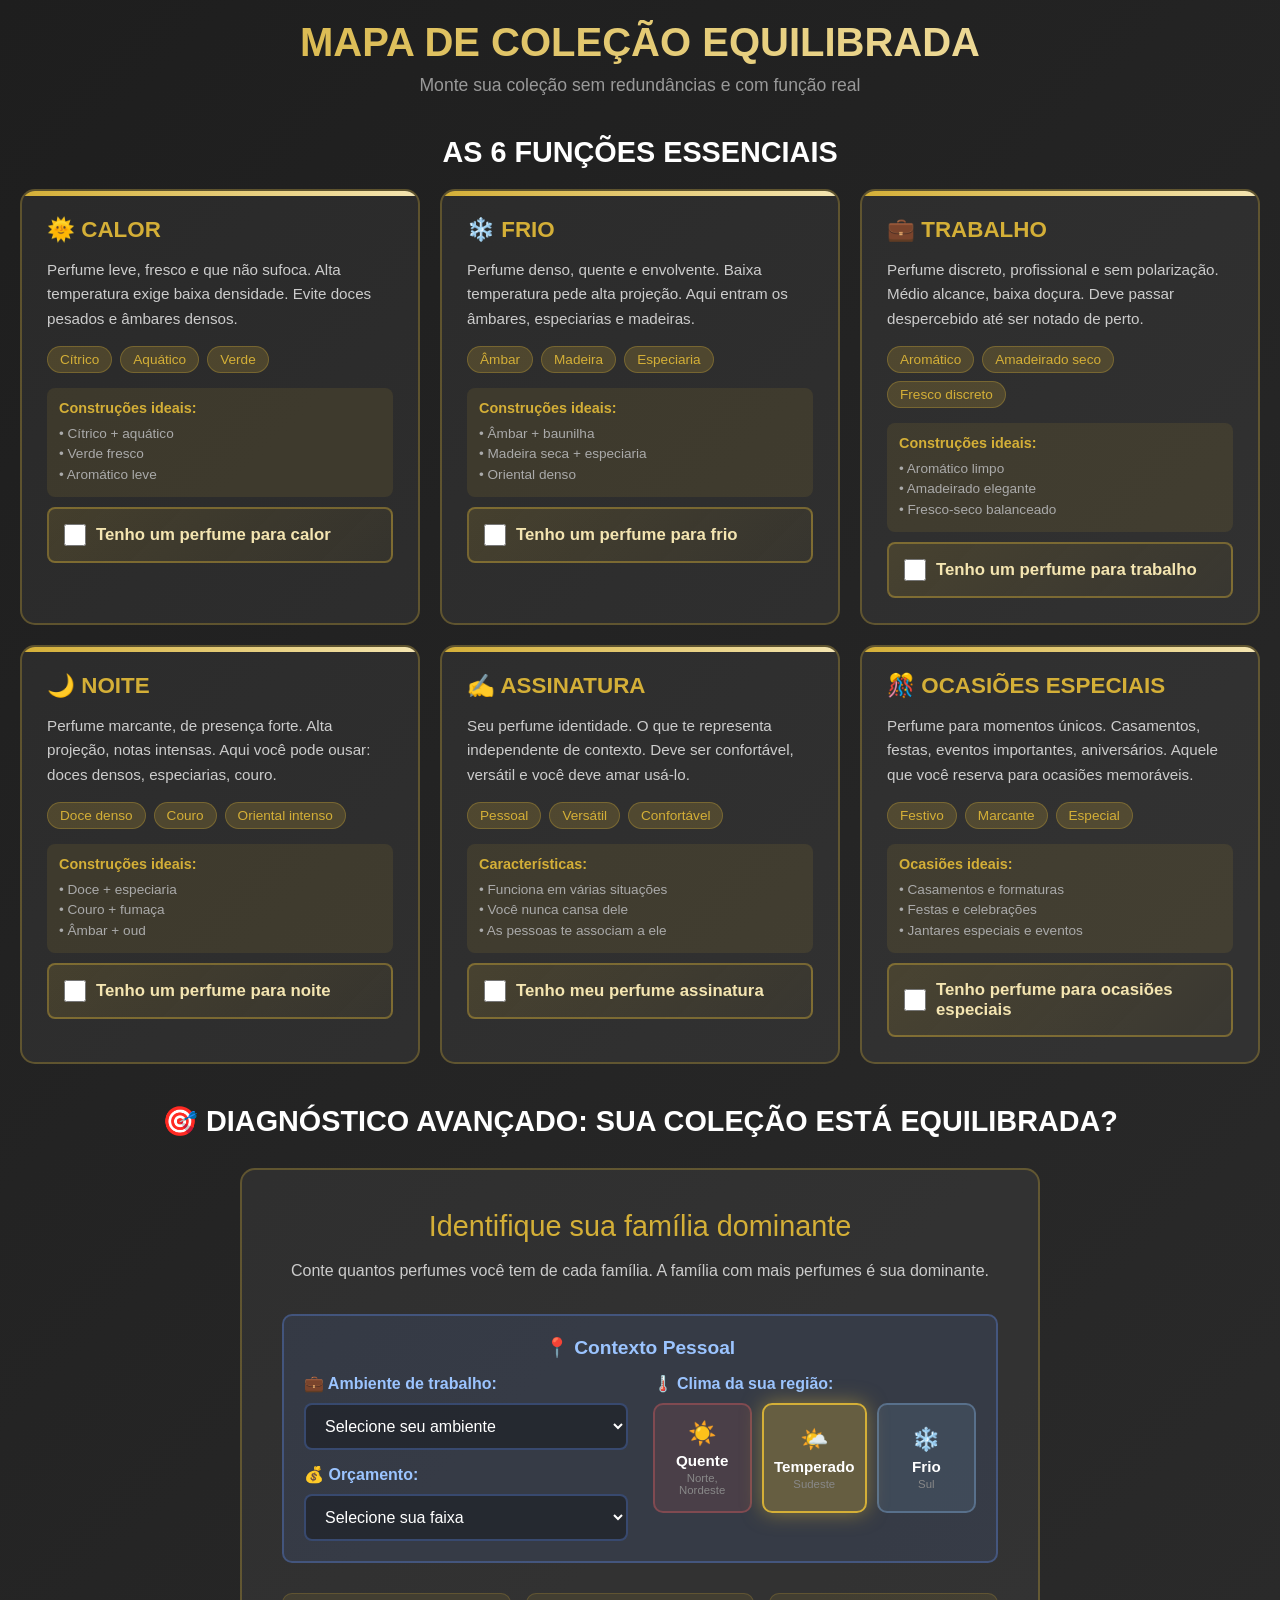
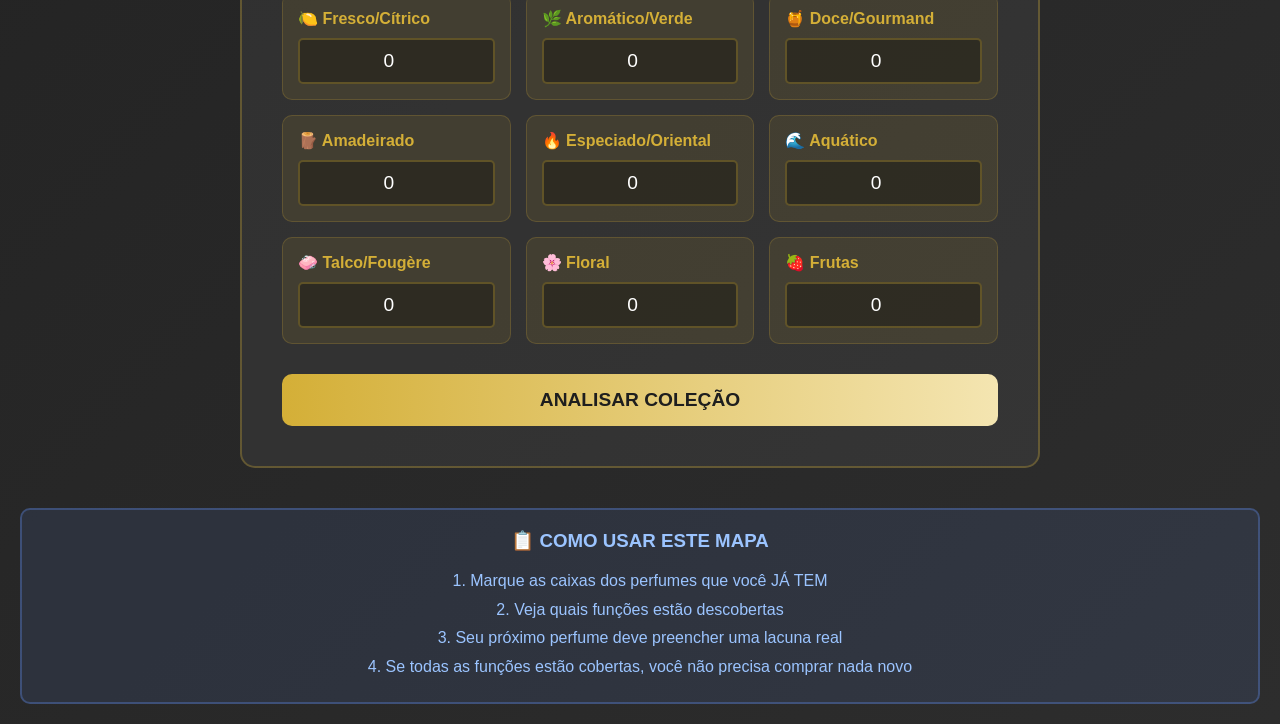
<file: MAPA_FULL_SEM_CIDADE.html>
<!DOCTYPE html>
<html lang="pt-BR">
<head>
    <meta charset="UTF-8">
    <meta name="viewport" content="width=device-width, initial-scale=1.0">
    <title>Mapa de Coleção de Perfumes</title>
    <style>
        * {
            margin: 0;
            padding: 0;
            box-sizing: border-box;
        }

        body {
            font-family: 'Segoe UI', Tahoma, Geneva, Verdana, sans-serif;
            background: linear-gradient(135deg, #1e1e1e 0%, #2d2d2d 100%);
            padding: 20px;
            min-height: 100vh;
        }

        .container {
            max-width: 1400px;
            margin: 0 auto;
        }

        header {
            text-align: center;
            color: white;
            margin-bottom: 40px;
        }

        h1 {
            font-size: 2.5em;
            margin-bottom: 10px;
            background: linear-gradient(90deg, #d4af37, #f4e5b1);
            -webkit-background-clip: text;
            -webkit-text-fill-color: transparent;
        }

        .subtitle {
            color: #999;
            font-size: 1.1em;
        }

        .grid {
            display: grid;
            grid-template-columns: repeat(3, 1fr);
            gap: 20px;
            margin-bottom: 40px;
        }

        .card {
            background: rgba(255, 255, 255, 0.05);
            border: 2px solid rgba(212, 175, 55, 0.3);
            border-radius: 15px;
            padding: 25px;
            transition: all 0.3s ease;
            cursor: pointer;
            position: relative;
            overflow: hidden;
        }

        .card:hover {
            transform: translateY(-5px);
            border-color: #d4af37;
            box-shadow: 0 10px 30px rgba(212, 175, 55, 0.3);
        }

        .card::before {
            content: '';
            position: absolute;
            top: 0;
            left: 0;
            width: 100%;
            height: 5px;
            background: linear-gradient(90deg, #d4af37, #f4e5b1);
        }

        .card-title {
            color: #d4af37;
            font-size: 1.4em;
            margin-bottom: 15px;
            font-weight: 600;
        }

        .card-description {
            color: #ccc;
            font-size: 0.95em;
            line-height: 1.6;
            margin-bottom: 15px;
        }

        .card-tags {
            display: flex;
            flex-wrap: wrap;
            gap: 8px;
            margin-top: 15px;
        }

        .tag {
            background: rgba(212, 175, 55, 0.2);
            color: #d4af37;
            padding: 5px 12px;
            border-radius: 20px;
            font-size: 0.85em;
            border: 1px solid rgba(212, 175, 55, 0.3);
        }

        .examples {
            background: rgba(212, 175, 55, 0.1);
            padding: 12px;
            border-radius: 8px;
            margin-top: 15px;
        }

        .examples-title {
            color: #d4af37;
            font-size: 0.9em;
            font-weight: 600;
            margin-bottom: 8px;
        }

        .examples-list {
            color: #aaa;
            font-size: 0.85em;
            line-height: 1.5;
        }

        .section-title {
            color: white;
            font-size: 1.8em;
            margin: 40px 0 20px 0;
            text-align: center;
        }

        .levels {
            display: flex;
            gap: 20px;
            flex-wrap: wrap;
            justify-content: center;
            margin-top: 30px;
        }

        .level-card {
            background: rgba(255, 255, 255, 0.05);
            border: 2px solid rgba(212, 175, 55, 0.3);
            border-radius: 15px;
            padding: 30px;
            flex: 1;
            min-width: 300px;
            max-width: 400px;
        }

        .level-title {
            color: #d4af37;
            font-size: 1.5em;
            margin-bottom: 20px;
            text-align: center;
        }

        .level-item {
            background: rgba(212, 175, 55, 0.1);
            padding: 12px;
            border-radius: 8px;
            margin-bottom: 10px;
            color: #ccc;
            font-size: 0.95em;
        }

        .level-item strong {
            color: #d4af37;
            display: block;
            margin-bottom: 5px;
        }

        .interactive-note {
            background: rgba(100, 150, 255, 0.1);
            border: 2px solid rgba(100, 150, 255, 0.3);
            border-radius: 10px;
            padding: 20px;
            margin-top: 40px;
            text-align: center;
            color: #9bc4ff;
        }

        .checkbox-container {
            display: flex;
            align-items: center;
            gap: 10px;
            margin-top: 10px;
            padding: 15px;
            background: linear-gradient(135deg, rgba(212, 175, 55, 0.15), rgba(212, 175, 55, 0.05));
            border: 2px solid rgba(212, 175, 55, 0.4);
            border-radius: 8px;
            cursor: pointer;
            transition: all 0.3s ease;
        }

        .checkbox-container:hover {
            background: linear-gradient(135deg, rgba(212, 175, 55, 0.25), rgba(212, 175, 55, 0.1));
            border-color: #d4af37;
            transform: translateX(5px);
        }

        .checkbox-container input {
            width: 22px;
            height: 22px;
            cursor: pointer;
            accent-color: #d4af37;
        }

        .checkbox-container label {
            cursor: pointer;
            flex: 1;
            color: #f4e5b1;
            font-weight: 600;
            font-size: 1.05em;
        }

        @media (max-width: 1024px) {
            .grid {
                grid-template-columns: repeat(2, 1fr);
            }
        }

        @media (max-width: 768px) {
            h1 {
                font-size: 1.8em;
            }
            
            .grid {
                grid-template-columns: 1fr;
            }
        }

        .balance-section {
            display: flex;
            justify-content: center;
            margin-top: 30px;
        }

        .balance-card {
            background: rgba(255, 255, 255, 0.05);
            border: 2px solid rgba(212, 175, 55, 0.3);
            border-radius: 15px;
            padding: 40px;
            max-width: 800px;
            width: 100%;
        }

        .balance-title {
            color: #d4af37;
            font-size: 1.8em;
            margin-bottom: 15px;
            text-align: center;
        }

        .balance-description {
            color: #ccc;
            text-align: center;
            margin-bottom: 30px;
            line-height: 1.6;
        }

        .family-counter {
            display: grid;
            grid-template-columns: repeat(auto-fit, minmax(200px, 1fr));
            gap: 15px;
            margin-bottom: 30px;
        }

        .counter-item {
            background: rgba(212, 175, 55, 0.1);
            padding: 15px;
            border-radius: 10px;
            border: 1px solid rgba(212, 175, 55, 0.2);
        }

        .counter-item label {
            color: #d4af37;
            display: block;
            margin-bottom: 10px;
            font-weight: 600;
        }

        .counter-item input {
            width: 100%;
            padding: 10px;
            font-size: 1.2em;
            text-align: center;
            background: rgba(0, 0, 0, 0.3);
            border: 2px solid rgba(212, 175, 55, 0.3);
            border-radius: 5px;
            color: white;
        }

        .counter-item input:focus {
            outline: none;
            border-color: #d4af37;
        }

        .analyze-btn {
            width: 100%;
            padding: 15px;
            font-size: 1.2em;
            font-weight: 600;
            background: linear-gradient(90deg, #d4af37, #f4e5b1);
            color: #1e1e1e;
            border: none;
            border-radius: 10px;
            cursor: pointer;
            transition: all 0.3s ease;
        }

        .analyze-btn:hover {
            transform: translateY(-2px);
            box-shadow: 0 5px 20px rgba(212, 175, 55, 0.4);
        }

        .result-box {
            margin-top: 30px;
            background: rgba(212, 175, 55, 0.1);
            border: 2px solid #d4af37;
            border-radius: 10px;
            padding: 25px;
        }

        .result-title {
            color: #d4af37;
            font-size: 1.3em;
            font-weight: 600;
            margin-bottom: 20px;
            text-align: center;
        }

        .result-content {
            color: white;
            font-size: 1.1em;
            margin-bottom: 15px;
            padding: 15px;
            background: rgba(0, 0, 0, 0.2);
            border-radius: 8px;
        }

        .result-advice {
            color: #ccc;
            line-height: 1.8;
            margin-bottom: 15px;
            padding: 15px;
            background: rgba(0, 0, 0, 0.2);
            border-radius: 8px;
        }

        .result-next {
            color: #9bc4ff;
            background: rgba(100, 150, 255, 0.1);
            border: 2px solid rgba(100, 150, 255, 0.3);
            padding: 15px;
            border-radius: 8px;
            line-height: 1.8;
        }

        .result-next strong {
            color: #fff;
        }

        .context-section {
            background: rgba(100, 150, 255, 0.1);
            border: 2px solid rgba(100, 150, 255, 0.3);
            padding: 20px;
            border-radius: 10px;
            margin-bottom: 30px;
        }

        .context-title {
            color: #9bc4ff;
            font-size: 1.2em;
            font-weight: 600;
            margin-bottom: 15px;
            text-align: center;
        }

        .context-grid {
            display: grid;
            grid-template-columns: repeat(auto-fit, minmax(250px, 1fr));
            gap: 20px;
        }

        .context-item label {
            color: #9bc4ff;
            display: block;
            margin-bottom: 10px;
            font-weight: 600;
        }

        .context-item input[type="text"] {
            width: 100%;
            padding: 10px;
            font-size: 1em;
            background: rgba(0, 0, 0, 0.3);
            border: 2px solid rgba(100, 150, 255, 0.3);
            border-radius: 5px;
            color: white;
        }

        .context-item input[type="text"]:focus {
            outline: none;
            border-color: #9bc4ff;
        }

        .context-item input[type="number"] {
            width: 100%;
            padding: 10px;
            font-size: 1em;
            background: rgba(0, 0, 0, 0.3);
            border: 2px solid rgba(100, 150, 255, 0.3);
            border-radius: 5px;
            color: white;
        }

        .context-item input[type="number"]:focus {
            outline: none;
            border-color: #9bc4ff;
        }

        .checkbox-group {
            display: flex;
            flex-direction: column;
            gap: 10px;
        }

        .checkbox-label {
            display: flex;
            align-items: center;
            gap: 10px;
            color: #ccc;
            cursor: pointer;
            padding: 8px;
            background: rgba(0, 0, 0, 0.2);
            border-radius: 5px;
            transition: all 0.2s ease;
        }

        .checkbox-label:hover {
            background: rgba(100, 150, 255, 0.1);
        }

        .checkbox-label input[type="checkbox"] {
            width: 18px;
            height: 18px;
            cursor: pointer;
        }

    </style>
</head>
<body>
    <div class="container">
        <header>
            <h1>MAPA DE COLEÇÃO EQUILIBRADA</h1>
            <p class="subtitle">Monte sua coleção sem redundâncias e com função real</p>
        </header>

        <h2 class="section-title">AS 6 FUNÇÕES ESSENCIAIS</h2>
        
        <div class="grid">
            <div class="card">
                <div class="card-title">🌞 CALOR</div>
                <div class="card-description">
                    Perfume leve, fresco e que não sufoca. Alta temperatura exige baixa densidade. Evite doces pesados e âmbares densos.
                </div>
                <div class="card-tags">
                    <span class="tag">Cítrico</span>
                    <span class="tag">Aquático</span>
                    <span class="tag">Verde</span>
                </div>
                <div class="examples">
                    <div class="examples-title">Construções ideais:</div>
                    <div class="examples-list">
                        • Cítrico + aquático<br>
                        • Verde fresco<br>
                        • Aromático leve
                    </div>
                </div>
                <div class="checkbox-container">
                    <input type="checkbox" id="calor">
                    <label for="calor">Tenho um perfume para calor</label>
                </div>
            </div>

            <div class="card">
                <div class="card-title">❄️ FRIO</div>
                <div class="card-description">
                    Perfume denso, quente e envolvente. Baixa temperatura pede alta projeção. Aqui entram os âmbares, especiarias e madeiras.
                </div>
                <div class="card-tags">
                    <span class="tag">Âmbar</span>
                    <span class="tag">Madeira</span>
                    <span class="tag">Especiaria</span>
                </div>
                <div class="examples">
                    <div class="examples-title">Construções ideais:</div>
                    <div class="examples-list">
                        • Âmbar + baunilha<br>
                        • Madeira seca + especiaria<br>
                        • Oriental denso
                    </div>
                </div>
                <div class="checkbox-container">
                    <input type="checkbox" id="frio">
                    <label for="frio">Tenho um perfume para frio</label>
                </div>
            </div>

            <div class="card">
                <div class="card-title">💼 TRABALHO</div>
                <div class="card-description">
                    Perfume discreto, profissional e sem polarização. Médio alcance, baixa doçura. Deve passar despercebido até ser notado de perto.
                </div>
                <div class="card-tags">
                    <span class="tag">Aromático</span>
                    <span class="tag">Amadeirado seco</span>
                    <span class="tag">Fresco discreto</span>
                </div>
                <div class="examples">
                    <div class="examples-title">Construções ideais:</div>
                    <div class="examples-list">
                        • Aromático limpo<br>
                        • Amadeirado elegante<br>
                        • Fresco-seco balanceado
                    </div>
                </div>
                <div class="checkbox-container">
                    <input type="checkbox" id="trabalho">
                    <label for="trabalho">Tenho um perfume para trabalho</label>
                </div>
            </div>

            <div class="card">
                <div class="card-title">🌙 NOITE</div>
                <div class="card-description">
                    Perfume marcante, de presença forte. Alta projeção, notas intensas. Aqui você pode ousar: doces densos, especiarias, couro.
                </div>
                <div class="card-tags">
                    <span class="tag">Doce denso</span>
                    <span class="tag">Couro</span>
                    <span class="tag">Oriental intenso</span>
                </div>
                <div class="examples">
                    <div class="examples-title">Construções ideais:</div>
                    <div class="examples-list">
                        • Doce + especiaria<br>
                        • Couro + fumaça<br>
                        • Âmbar + oud
                    </div>
                </div>
                <div class="checkbox-container">
                    <input type="checkbox" id="noite">
                    <label for="noite">Tenho um perfume para noite</label>
                </div>
            </div>

            <div class="card">
                <div class="card-title">✍️ ASSINATURA</div>
                <div class="card-description">
                    Seu perfume identidade. O que te representa independente de contexto. Deve ser confortável, versátil e você deve amar usá-lo.
                </div>
                <div class="card-tags">
                    <span class="tag">Pessoal</span>
                    <span class="tag">Versátil</span>
                    <span class="tag">Confortável</span>
                </div>
                <div class="examples">
                    <div class="examples-title">Características:</div>
                    <div class="examples-list">
                        • Funciona em várias situações<br>
                        • Você nunca cansa dele<br>
                        • As pessoas te associam a ele
                    </div>
                </div>
                <div class="checkbox-container">
                    <input type="checkbox" id="assinatura">
                    <label for="assinatura">Tenho meu perfume assinatura</label>
                </div>
            </div>

            <div class="card">
                <div class="card-title">🎊 OCASIÕES ESPECIAIS</div>
                <div class="card-description">
                    Perfume para momentos únicos. Casamentos, festas, eventos importantes, aniversários. Aquele que você reserva para ocasiões memoráveis.
                </div>
                <div class="card-tags">
                    <span class="tag">Festivo</span>
                    <span class="tag">Marcante</span>
                    <span class="tag">Especial</span>
                </div>
                <div class="examples">
                    <div class="examples-title">Ocasiões ideais:</div>
                    <div class="examples-list">
                        • Casamentos e formaturas<br>
                        • Festas e celebrações<br>
                        • Jantares especiais e eventos
                    </div>
                </div>
                <div class="checkbox-container">
                    <input type="checkbox" id="ocasioes">
                    <label for="ocasioes">Tenho perfume para ocasiões especiais</label>
                </div>
            </div>
        </div>

        <h2 class="section-title">🎯 DIAGNÓSTICO AVANÇADO: SUA COLEÇÃO ESTÁ EQUILIBRADA?</h2>
        
        <div class="balance-section">
            <div class="balance-card">
                <div class="balance-title">Identifique sua família dominante</div>
                <div class="balance-description">
                    Conte quantos perfumes você tem de cada família. A família com mais perfumes é sua dominante.
                </div>

                <div class="context-section">
                    <div class="context-title">📍 Contexto Pessoal</div>
                    <div style="
                        display: grid;
                        grid-template-columns: 1fr 1fr;
                        gap: 25px;
                    ">
                        <!-- COLUNA ESQUERDA: AMBIENTE + ORÇAMENTO -->
                        <div style="display: flex; flex-direction: column; gap: 15px;">
                            <div class="context-item">
                                <label style="margin-bottom: 10px; display: block; color: #9bc4ff; font-weight: 600;">💼 Ambiente de trabalho:</label>
                                <select id="ambiente" style="
                                    width: 100%;
                                    padding: 12px 15px;
                                    font-size: 1em;
                                    background: rgba(0, 0, 0, 0.3);
                                    border: 2px solid rgba(100, 150, 255, 0.3);
                                    border-radius: 8px;
                                    color: white;
                                    cursor: pointer;
                                    transition: all 0.3s ease;
                                " onfocus="this.style.borderColor='#9bc4ff'" onblur="this.style.borderColor='rgba(100, 150, 255, 0.3)'">
                                    <option value="" selected disabled>Selecione seu ambiente</option>
                                    <option value="fechado">Fechado (escritório, loja)</option>
                                    <option value="aberto">Aberto (obra, rua, campo)</option>
                                    <option value="ambos">Ambos</option>
                                </select>
                            </div>
                            
                            <div class="context-item">
                                <label for="orcamento" style="margin-bottom: 10px; display: block; color: #9bc4ff; font-weight: 600;">💰 Orçamento:</label>
                                <select id="orcamento" style="
                                    width: 100%;
                                    padding: 12px 15px;
                                    font-size: 1em;
                                    background: rgba(0, 0, 0, 0.3);
                                    border: 2px solid rgba(100, 150, 255, 0.3);
                                    border-radius: 8px;
                                    color: white;
                                    cursor: pointer;
                                    transition: all 0.3s ease;
                                " onfocus="this.style.borderColor='#9bc4ff'" onblur="this.style.borderColor='rgba(100, 150, 255, 0.3)'">
                                    <option value="" selected disabled>Selecione sua faixa</option>
                                    <option value="ate-350">Até R$ 350</option>
                                    <option value="350-1500">R$ 350 - R$ 1.500</option>
                                    <option value="1500-2500">R$ 1.500 - R$ 2.500</option>
                                    <option value="sem-limite">Sem limite</option>
                                </select>
                            </div>
                        </div>
                        
                        <!-- COLUNA DIREITA: CLIMA -->
                        <div class="context-item">
                            <label style="margin-bottom: 10px; display: block; color: #9bc4ff; font-weight: 600;">🌡️ Clima da sua região:</label>
                            <input type="hidden" id="clima" value="temperado">
                            <div style="display: flex; gap: 10px; margin-top: 10px;">
                                <button type="button" onclick="selecionarClima('quente', this)" class="clima-btn" style="
                                    flex: 1;
                                    padding: 15px 10px;
                                    background: rgba(255, 100, 100, 0.1);
                                    border: 2px solid rgba(255, 100, 100, 0.3);
                                    color: white;
                                    border-radius: 10px;
                                    cursor: pointer;
                                    font-size: 0.95em;
                                    transition: all 0.3s;
                                    text-align: center;
                                ">
                                    <div style="font-size: 1.5em; margin-bottom: 5px;">☀️</div>
                                    <div style="font-weight: 600;">Quente</div>
                                    <div style="font-size: 0.75em; color: #888; margin-top: 3px;">Norte, Nordeste</div>
                                </button>
                                
                                <button type="button" onclick="selecionarClima('temperado', this)" class="clima-btn" style="
                                    flex: 1;
                                    padding: 15px 10px;
                                    background: rgba(212, 175, 55, 0.3);
                                    border: 2px solid #d4af37;
                                    color: white;
                                    border-radius: 10px;
                                    cursor: pointer;
                                    font-size: 0.95em;
                                    transition: all 0.3s;
                                    text-align: center;
                                    box-shadow: 0 0 20px rgba(212, 175, 55, 0.5);
                                ">
                                    <div style="font-size: 1.5em; margin-bottom: 5px;">🌤️</div>
                                    <div style="font-weight: 600;">Temperado</div>
                                    <div style="font-size: 0.75em; color: #888; margin-top: 3px;">Sudeste</div>
                                </button>
                                
                                <button type="button" onclick="selecionarClima('frio', this)" class="clima-btn" style="
                                    flex: 1;
                                    padding: 15px 10px;
                                    background: rgba(150, 200, 255, 0.1);
                                    border: 2px solid rgba(150, 200, 255, 0.3);
                                    color: white;
                                    border-radius: 10px;
                                    cursor: pointer;
                                    font-size: 0.95em;
                                    transition: all 0.3s;
                                    text-align: center;
                                ">
                                    <div style="font-size: 1.5em; margin-bottom: 5px;">❄️</div>
                                    <div style="font-weight: 600;">Frio</div>
                                    <div style="font-size: 0.75em; color: #888; margin-top: 3px;">Sul</div>
                                </button>
                            </div>
                            
                            <style>
                                .clima-btn:hover {
                                    transform: translateY(-3px) scale(1.05);
                                    box-shadow: 0 8px 25px rgba(212, 175, 55, 0.6);
                                    border-color: #d4af37;
                                }
                                
                                .clima-btn.selected-quente {
                                    background: rgba(255, 100, 100, 0.3) !important;
                                    border-color: #ff6666 !important;
                                    box-shadow: 0 0 20px rgba(255, 100, 100, 0.6) !important;
                                }
                                
                                .clima-btn.selected-temperado {
                                    background: rgba(212, 175, 55, 0.3) !important;
                                    border-color: #d4af37 !important;
                                    box-shadow: 0 0 20px rgba(212, 175, 55, 0.5) !important;
                                }
                                
                                .clima-btn.selected-frio {
                                    background: rgba(100, 150, 255, 0.3) !important;
                                    border-color: #6699ff !important;
                                    box-shadow: 0 0 20px rgba(100, 150, 255, 0.6) !important;
                                }
                            </style>
                        </div>
                    </div>
                    
                    <style>
                        @media (max-width: 768px) {
                            .context-section > div:nth-child(2) {
                                grid-template-columns: 1fr !important;
                            }
                        }
                    </style>
                </div>
                
                <div class="family-counter">
                    <div class="counter-item">
                        <label>🍋 Fresco/Cítrico</label>
                        <input type="number" id="fresco" min="0" max="20" value="0">
                    </div>
                    <div class="counter-item">
                        <label>🌿 Aromático/Verde</label>
                        <input type="number" id="aromatico" min="0" max="20" value="0">
                    </div>
                    <div class="counter-item">
                        <label>🍯 Doce/Gourmand</label>
                        <input type="number" id="doce" min="0" max="20" value="0">
                    </div>
                    <div class="counter-item">
                        <label>🪵 Amadeirado</label>
                        <input type="number" id="amadeirado" min="0" max="20" value="0">
                    </div>
                    <div class="counter-item">
                        <label>🔥 Especiado/Oriental</label>
                        <input type="number" id="especiado" min="0" max="20" value="0">
                    </div>
                    <div class="counter-item">
                        <label>🌊 Aquático</label>
                        <input type="number" id="aquatico" min="0" max="20" value="0">
                    </div>
                    <div class="counter-item">
                        <label>🧼 Talco/Fougère</label>
                        <input type="number" id="talco" min="0" max="20" value="0">
                    </div>
                    <div class="counter-item">
                        <label>🌸 Floral</label>
                        <input type="number" id="floral" min="0" max="20" value="0">
                    </div>
                    <div class="counter-item">
                        <label>🍓 Frutas</label>
                        <input type="number" id="frutas" min="0" max="20" value="0">
                    </div>
                </div>

                <button class="analyze-btn" onclick="analyzeCollection()">ANALISAR COLEÇÃO</button>

                <div id="result" class="result-box" style="display: none;">
                    <div class="result-title">📊 RESULTADO DA ANÁLISE</div>
                    <div id="dominant-family" class="result-content"></div>
                    <div id="balance-advice" class="result-advice"></div>
                    <div id="next-purchase" class="result-next"></div>
                </div>
            </div>
        </div>

        <div class="interactive-note">
            <h3 style="margin-bottom: 15px;">📋 COMO USAR ESTE MAPA</h3>
            <p style="line-height: 1.8;">
                1. Marque as caixas dos perfumes que você JÁ TEM<br>
                2. Veja quais funções estão descobertas<br>
                3. Seu próximo perfume deve preencher uma lacuna real<br>
                4. Se todas as funções estão cobertas, você não precisa comprar nada novo
            </p>
        </div>
    </div>

    <script>
        // ===============================================
        // FUNÇÃO: SELECIONAR CLIMA
        // Precisa estar no início para os botões inline
        // ===============================================
        function selecionarClima(clima, btn) {
            // Remover todas as classes de seleção
            document.querySelectorAll('.clima-btn').forEach(function(b) {
                b.classList.remove('selected-quente');
                b.classList.remove('selected-temperado');
                b.classList.remove('selected-frio');
            });
            
            // Adicionar classe específica do clima
            btn.classList.add('selected-' + clima);
            
            // Atualizar valor do input hidden
            document.getElementById('clima').value = clima;
            
            // Salvar no localStorage
            localStorage.setItem('clima', clima);
            
            console.log('✅ Clima selecionado:', clima);
        }

        // Salvar estado dos checkboxes
        document.querySelectorAll('input[type="checkbox"]').forEach(checkbox => {
            checkbox.addEventListener('change', function() {
                localStorage.setItem(this.id, this.checked);
            });
            
            // Carregar estado salvo
            const saved = localStorage.getItem(checkbox.id);
            if (saved === 'true') {
                checkbox.checked = true;
            }
        });

        // Analisar coleção com loading
        function analyzeCollection() {
            const families = {
                'fresco': { name: '🍋 Fresco/Cítrico', value: parseInt(document.getElementById('fresco').value) || 0 },
                'aromatico': { name: '🌿 Aromático/Verde', value: parseInt(document.getElementById('aromatico').value) || 0 },
                'doce': { name: '🍯 Doce/Gourmand', value: parseInt(document.getElementById('doce').value) || 0 },
                'amadeirado': { name: '🪵 Amadeirado', value: parseInt(document.getElementById('amadeirado').value) || 0 },
                'especiado': { name: '🔥 Especiado/Oriental', value: parseInt(document.getElementById('especiado').value) || 0 },
                'aquatico': { name: '🌊 Aquático', value: parseInt(document.getElementById('aquatico').value) || 0 },
                'talco': { name: '🧼 Talco/Fougère', value: parseInt(document.getElementById('talco').value) || 0 },
                'floral': { name: '🌸 Floral', value: parseInt(document.getElementById('floral').value) || 0 },
                'frutas': { name: '🍓 Frutas', value: parseInt(document.getElementById('frutas').value) || 0 }
            };

            const total = Object.values(families).reduce((sum, f) => sum + f.value, 0);

            if (total === 0) {
                alert('Adicione pelo menos 1 perfume para analisar');
                return;
            }

            // MOSTRAR POPUP DE LOADING
            mostrarLoading();

            // Simular processamento por 2.5 segundos
            setTimeout(() => {
                fecharLoading();
                processarAnalise(families, total);
            }, 2500);
        }

        function mostrarLoading() {
            const overlay = document.createElement('div');
            overlay.id = 'loading-overlay';
            overlay.style.cssText = `
                position: fixed;
                top: 0;
                left: 0;
                width: 100%;
                height: 100%;
                background: rgba(0, 0, 0, 0.9);
                display: flex;
                align-items: center;
                justify-content: center;
                z-index: 9999;
                animation: fadeIn 0.3s ease;
            `;

            overlay.innerHTML = `
                <div style="
                    background: linear-gradient(135deg, #2d2d2d 0%, #1e1e1e 100%);
                    border: 3px solid #d4af37;
                    border-radius: 20px;
                    padding: 50px 60px;
                    text-align: center;
                    box-shadow: 0 20px 60px rgba(212, 175, 55, 0.5);
                    animation: slideUp 0.4s ease;
                ">
                    <div style="font-size: 4em; margin-bottom: 20px; animation: spin 1.5s linear infinite;">
                        🔄
                    </div>
                    <div style="color: #d4af37; font-size: 1.8em; font-weight: 700; margin-bottom: 15px;">
                        Analisando sua coleção...
                    </div>
                    <div style="color: #ccc; font-size: 1em; margin-bottom: 25px;">
                        Processando dados e identificando padrões
                    </div>
                    
                    <div style="
                        width: 300px;
                        height: 8px;
                        background: rgba(212, 175, 55, 0.2);
                        border-radius: 10px;
                        overflow: hidden;
                        margin: 0 auto;
                    ">
                        <div id="progress-bar" style="
                            width: 0%;
                            height: 100%;
                            background: linear-gradient(90deg, #d4af37, #f4e5b1);
                            border-radius: 10px;
                            transition: width 0.3s ease;
                        "></div>
                    </div>
                </div>
            `;

            const style = document.createElement('style');
            style.textContent = `
                @keyframes spin {
                    from { transform: rotate(0deg); }
                    to { transform: rotate(360deg); }
                }
                @keyframes fadeIn {
                    from { opacity: 0; }
                    to { opacity: 1; }
                }
                @keyframes slideUp {
                    from { transform: translateY(30px); opacity: 0; }
                    to { transform: translateY(0); opacity: 1; }
                }
                @keyframes fadeOut {
                    from { opacity: 1; }
                    to { opacity: 0; }
                }
            `;
            document.head.appendChild(style);

            document.body.appendChild(overlay);

            let progress = 0;
            const interval = setInterval(() => {
                progress += 4;
                const bar = document.getElementById('progress-bar');
                if (bar) bar.style.width = progress + '%';
                if (progress >= 100) clearInterval(interval);
            }, 100);
        }

        function fecharLoading() {
            const overlay = document.getElementById('loading-overlay');
            if (overlay) {
                overlay.style.animation = 'fadeOut 0.3s ease';
                setTimeout(() => overlay.remove(), 300);
            }
        }

        function processarAnalise(families, total) {
            // Pegar contexto pessoal
            const climaRegiao = document.getElementById('clima').value || 'temperado';
            const orcamento = document.getElementById('orcamento').value;
            const ambiente = document.getElementById('ambiente').value;

            // Contar famílias representadas
            const familiesRepresented = Object.values(families).filter(f => f.value > 0).length;

            // Encontrar família dominante
            let dominant = null;
            let maxValue = 0;
            Object.entries(families).forEach(([key, data]) => {
                if (data.value > maxValue) {
                    maxValue = data.value;
                    dominant = { key, ...data };
                }
            });

            const percentage = ((maxValue / total) * 100).toFixed(0);

            // CALCULAR NÍVEL DO COLECIONADOR
            let level = '';
            let levelEmoji = '';
            let levelAdvice = '';

            if (total >= 1 && total <= 5) {
                levelEmoji = '🎯';
                level = 'INICIANTE';
                levelAdvice = 'Você está começando. Foque nas 5 funções básicas (calor, frio, trabalho, noite, assinatura) antes de diversificar.';
            } else if (total >= 6 && total <= 10) {
                if (familiesRepresented >= 4 && percentage < 50) {
                    levelEmoji = '⚡';
                    level = 'INTERMEDIÁRIO';
                    levelAdvice = 'Coleção crescendo bem. Continue diversificando e evite redundâncias na família dominante.';
                } else {
                    levelEmoji = '⚠️';
                    level = 'INTERMEDIÁRIO (com desequilíbrio)';
                    levelAdvice = 'Você tem quantidade de intermediário, mas está comprando muito da mesma família. Diversifique antes de expandir.';
                }
            } else if (total >= 11 && total <= 15) {
                if (familiesRepresented >= 5 && percentage <= 40) {
                    levelEmoji = '🔥';
                    level = 'AVANÇADO';
                    levelAdvice = 'Coleção madura e equilibrada. Cada novo perfume deve preencher uma subfunção específica (ex: calor extremo, trabalho formal).';
                } else {
                    levelEmoji = '⚠️';
                    level = 'AVANÇADO (com redundância)';
                    levelAdvice = 'Você tem muitos perfumes, mas com sobreposição. Identifique os redundantes e considere vender/trocar antes de comprar mais.';
                }
            } else {
                if (percentage <= 35 && familiesRepresented >= 5) {
                    levelEmoji = '👑';
                    level = 'COLECIONADOR EQUILIBRADO';
                    levelAdvice = 'Coleção extensa e diversificada. Agora o foco é: cada perfume tem função clara ou você está acumulando?';
                } else {
                    levelEmoji = '⚠️';
                    level = 'COLECIONADOR (com acúmulo)';
                    levelAdvice = 'Você tem MUITOS perfumes, mas está acumulando redundâncias. Pare de comprar. Venda os que não usa e reorganize.';
                }
            }

            // Encontrar famílias ausentes ou fracas
            const missing = Object.entries(families)
                .filter(([key, data]) => data.value === 0)
                .map(([key, data]) => ({ key, ...data }));
            
            const weak = Object.entries(families)
                .filter(([key, data]) => data.value === 1)
                .map(([key, data]) => ({ key, ...data }));

            // Gerar análise
            const resultDiv = document.getElementById('result');
            const dominantDiv = document.getElementById('dominant-family');
            const adviceDiv = document.getElementById('balance-advice');
            const nextDiv = document.getElementById('next-purchase');

            // Criar layout gráfico compacto para as informações
            const climaLabel = climaRegiao === 'quente' ? '🌡️ Clima quente' : climaRegiao === 'frio' ? '❄️ Clima frio' : '🌤️ Clima temperado';
            const ambienteLabel = ambiente === 'fechado' ? 'Fechado' : ambiente === 'aberto' ? 'Aberto' : ambiente === 'ambos' ? 'Ambos' : 'Não informado';
            
            const infoCards = `
                <div style="
                    display: grid;
                    grid-template-columns: repeat(2, 1fr);
                    gap: 12px;
                    margin-bottom: 20px;
                ">
                    ${climaRegiao ? `
                        <div style="
                            background: linear-gradient(135deg, rgba(100, 150, 255, 0.15), rgba(100, 150, 255, 0.05));
                            border: 2px solid rgba(100, 150, 255, 0.4);
                            border-radius: 8px;
                            padding: 12px;
                        ">
                            <div style="font-size: 0.85em; color: #9bc4ff; margin-bottom: 6px; font-weight: 600;">🌡️ CLIMA</div>
                            <div style="color: #fff; font-size: 0.95em; line-height: 1.5;">
                                <span style="color: #9bc4ff;">${climaLabel}</span>
                            </div>
                        </div>
                    ` : ''}
                    
                    ${ambiente ? `
                        <div style="
                            background: linear-gradient(135deg, rgba(100, 150, 255, 0.15), rgba(100, 150, 255, 0.05));
                            border: 2px solid rgba(100, 150, 255, 0.4);
                            border-radius: 8px;
                            padding: 12px;
                        ">
                            <div style="font-size: 0.85em; color: #9bc4ff; margin-bottom: 6px; font-weight: 600;">💼 AMBIENTE</div>
                            <div style="color: #fff; font-size: 0.95em;">
                                ${ambienteLabel}
                            </div>
                        </div>
                    ` : ''}
                    
                    <div style="
                        background: linear-gradient(135deg, rgba(212, 175, 55, 0.15), rgba(212, 175, 55, 0.05));
                        border: 2px solid rgba(212, 175, 55, 0.4);
                        border-radius: 8px;
                        padding: 12px;
                    ">
                        <div style="font-size: 0.85em; color: #d4af37; margin-bottom: 6px; font-weight: 600;">📊 TOTAL</div>
                        <div style="color: #fff; font-size: 1.3em; font-weight: 700;">${total} perfumes</div>
                    </div>
                    
                    <div style="
                        background: linear-gradient(135deg, rgba(212, 175, 55, 0.15), rgba(212, 175, 55, 0.05));
                        border: 2px solid rgba(212, 175, 55, 0.4);
                        border-radius: 8px;
                        padding: 12px;
                    ">
                        <div style="font-size: 0.85em; color: #d4af37; margin-bottom: 6px; font-weight: 600;">🎯 FAMÍLIAS</div>
                        <div style="color: #fff; font-size: 1.3em; font-weight: 700;">${familiesRepresented}/9</div>
                    </div>
                    
                    <div style="
                        background: linear-gradient(135deg, rgba(212, 175, 55, 0.2), rgba(212, 175, 55, 0.1));
                        border: 3px solid #d4af37;
                        border-radius: 8px;
                        padding: 12px;
                        grid-column: 1 / -1;
                    ">
                        <div style="font-size: 0.85em; color: #d4af37; margin-bottom: 8px; font-weight: 600;">👑 FAMÍLIA DOMINANTE</div>
                        <div style="color: #fff; font-size: 1.2em; font-weight: 700; margin-bottom: 4px;">
                            ${dominant.name}
                        </div>
                        <div style="color: #f4e5b1; font-size: 1em;">
                            ${maxValue} perfumes · <strong style="color: #d4af37; font-size: 1.15em;">${percentage}%</strong> da coleção
                        </div>
                    </div>
                </div>
                
                <style>
                    @media (max-width: 768px) {
                        #dominant-family > div:first-child {
                            grid-template-columns: 1fr !important;
                        }
                    }
                </style>
            `;

            dominantDiv.innerHTML = `
                <div style="background: rgba(212, 175, 55, 0.15); padding: 15px; border-radius: 8px; margin-bottom: 15px; border-left: 4px solid #d4af37;">
                    <div style="font-size: 1.3em; margin-bottom: 10px;">${levelEmoji} <strong>SEU NÍVEL: ${level}</strong></div>
                    <div style="color: #ccc; font-size: 0.95em;">${levelAdvice}</div>
                </div>
                ${infoCards}
            `;

            // Análise e conselhos
            let advice = '';
            let status = '';

            if (percentage >= 50) {
                status = `
                    <div style="text-align: center; margin-bottom: 15px;">
                        <div style="
                            display: inline-block;
                            background: linear-gradient(135deg, rgba(212, 175, 55, 0.2), rgba(212, 175, 55, 0.1));
                            border: 2px solid #d4af37;
                            border-radius: 8px;
                            padding: 10px 30px;
                        ">
                            <span style="color: #d4af37; font-size: 1.3em; font-weight: 700; letter-spacing: 2px;">
                                📋 DIAGNÓSTICO
                            </span>
                        </div>
                    </div>
                    <div style="
                        background: linear-gradient(135deg, rgba(255, 50, 50, 0.3), rgba(200, 0, 0, 0.2));
                        border: 4px solid #ff3333;
                        border-radius: 12px;
                        padding: 25px;
                        margin-bottom: 20px;
                        box-shadow: 0 0 30px rgba(255, 50, 50, 0.5);
                        animation: pulse-red 2s infinite;
                    ">
                        <div style="font-size: 2em; text-align: center; margin-bottom: 10px;">🚨</div>
                        <div style="font-size: 1.5em; font-weight: 700; color: #ff6666; text-align: center; text-transform: uppercase;">
                            ATENÇÃO: COLEÇÃO DESBALANCEADA!
                        </div>
                    </div>
                    <style>
                        @keyframes pulse-red {
                            0%, 100% { box-shadow: 0 0 30px rgba(255, 50, 50, 0.5); }
                            50% { box-shadow: 0 0 50px rgba(255, 50, 50, 0.8); }
                        }
                    </style>
                `;
                advice = `
                    <div style="font-size: 1.25em; line-height: 1.8; margin-top: 15px;">
                        <div style="text-align: center;">
                            <strong style="color: #ff6666; font-size: 1.4em;">VOCÊ ESTÁ DESPERDIÇANDO DINHEIRO!</strong>
                        </div>
                        <br>
                        <span style="font-size: 1.15em; color: #fff;">
                            Você está viciado em <strong style="color: #d4af37;">${dominant.name}</strong>. 
                            Isso cria <strong style="color: #ff6666;">redundância crítica</strong> — você tem vários perfumes fazendo a MESMA função.
                        </span>
                        <br><br>
                        <strong style="color: #ffaa00; font-size: 1.15em;">💸 Resultado:</strong> 
                        <span style="font-size: 1.1em;">
                            Você gasta mais, usa menos, e não tem opções reais para diferentes situações.
                        </span>
                    </div>
                `;
            } else if (percentage >= 35) {
                status = `
                    <div style="text-align: center; margin-bottom: 15px;">
                        <div style="
                            display: inline-block;
                            background: linear-gradient(135deg, rgba(212, 175, 55, 0.2), rgba(212, 175, 55, 0.1));
                            border: 2px solid #d4af37;
                            border-radius: 8px;
                            padding: 10px 30px;
                        ">
                            <span style="color: #d4af37; font-size: 1.3em; font-weight: 700; letter-spacing: 2px;">
                                📋 DIAGNÓSTICO
                            </span>
                        </div>
                    </div>
                    <div style="
                        background: linear-gradient(135deg, rgba(255, 165, 0, 0.3), rgba(255, 140, 0, 0.2));
                        border: 4px solid #ff9933;
                        border-radius: 12px;
                        padding: 25px;
                        margin-bottom: 20px;
                        box-shadow: 0 0 30px rgba(255, 165, 0, 0.5);
                        animation: pulse-orange 2.5s infinite;
                    ">
                        <div style="font-size: 2em; text-align: center; margin-bottom: 10px;">⚠️</div>
                        <div style="font-size: 1.4em; font-weight: 700; color: #ffaa00; text-align: center; text-transform: uppercase;">
                            Alerta: Coleção com Viés!
                        </div>
                    </div>
                    <style>
                        @keyframes pulse-orange {
                            0%, 100% { box-shadow: 0 0 30px rgba(255, 165, 0, 0.5); }
                            50% { box-shadow: 0 0 45px rgba(255, 165, 0, 0.7); }
                        }
                    </style>
                `;
                advice = `
                    <div style="font-size: 1.25em; line-height: 1.8; margin-top: 15px;">
                        <div style="text-align: center;">
                            <strong style="color: #ffaa00; font-size: 1.3em;">SUA COLEÇÃO ESTÁ DESEQUILIBRADA!</strong>
                        </div>
                        <br>
                        <span style="font-size: 1.15em; color: #fff;">
                            <strong style="color: #d4af37;">${dominant.name}</strong> domina sua coleção (<strong style="color: #ffaa00; font-size: 1.2em;">${percentage}%</strong>). 
                            Você está comprando sempre o mesmo tipo de perfume.
                        </span>
                        <br><br>
                        <strong style="color: #ffcc66; font-size: 1.15em;">⚠️ Atenção:</strong> 
                        <span style="font-size: 1.1em;">
                            Seu próximo perfume <strong style="color: #ff6666;">NÃO</strong> deve ser dessa família. 
                            Você precisa diversificar <strong style="color: #ffaa00;">AGORA!</strong>
                        </span>
                    </div>
                `;
            } else {
                status = `
                    <div style="text-align: center; margin-bottom: 15px;">
                        <div style="
                            display: inline-block;
                            background: linear-gradient(135deg, rgba(212, 175, 55, 0.2), rgba(212, 175, 55, 0.1));
                            border: 2px solid #d4af37;
                            border-radius: 8px;
                            padding: 10px 30px;
                        ">
                            <span style="color: #d4af37; font-size: 1.3em; font-weight: 700; letter-spacing: 2px;">
                                📋 DIAGNÓSTICO
                            </span>
                        </div>
                    </div>
                    <div style="
                        background: linear-gradient(135deg, rgba(76, 175, 80, 0.2), rgba(76, 175, 80, 0.1));
                        border: 3px solid rgba(76, 175, 80, 0.5);
                        border-radius: 12px;
                        padding: 20px;
                        margin-bottom: 20px;
                        text-align: center;
                    ">
                        <div style="font-size: 1.8em; margin-bottom: 8px;">✅</div>
                        <div style="font-size: 1.3em; font-weight: 700; color: #81c784;">
                            COLEÇÃO EQUILIBRADA
                        </div>
                    </div>
                `;
                advice = `Sua coleção tem boa distribuição entre famílias. Você tem opções reais para diferentes contextos. Continue expandindo as famílias mais fracas antes de adicionar mais na dominante.`;
            }

            adviceDiv.innerHTML = status + advice;

            // RECOMENDAÇÕES PERSONALIZADAS BASEADAS EM FAMÍLIAS FALTANTES
            let nextPurchase = '';
            
            if (missing.length > 0 || weak.length > 0) {
                nextPurchase += `
                    <div style="
                        background: linear-gradient(135deg, rgba(212, 175, 55, 0.15), rgba(212, 175, 55, 0.05));
                        border: 2px solid rgba(212, 175, 55, 0.3);
                        border-radius: 12px;
                        padding: 20px;
                        margin-bottom: 20px;
                    ">
                        <div style="
                            font-size: 1.2em;
                            font-weight: 700;
                            color: #d4af37;
                            margin-bottom: 15px;
                            display: flex;
                            align-items: center;
                            gap: 10px;
                        ">
                            <span style="font-size: 1.5em;">🎯</span>
                            <span>FAMÍLIAS QUE FALTAM</span>
                        </div>
                        
                        <div style="display: grid; gap: 12px;">
                `;
                
                // Cards compactos para cada família
                [...missing, ...weak].forEach(family => {
                    let icon, description, examples;
                    
                    if (family.key === 'fresco') {
                        icon = '🍋';
                        description = 'Calor e verão · Trabalho aberto · Pós-treino';
                        examples = 'Cítricos, água de colônia, bergamota';
                    } else if (family.key === 'aromatico') {
                        icon = '🌿';
                        description = 'Versátil profissional · Reuniões · Uso diário';
                        examples = 'Lavanda, sálvia, fougère';
                    } else if (family.key === 'doce') {
                        icon = '🍯';
                        description = 'Noite · Encontros · Frio · Eventos';
                        examples = 'Baunilha, caramelo, tabaco doce';
                    } else if (family.key === 'amadeirado') {
                        icon = '🪵';
                        description = 'Elegante formal · Outono/inverno · Clássico';
                        examples = 'Sândalo, cedro, madeira nobre';
                    } else if (family.key === 'especiado') {
                        icon = '🔥';
                        description = 'Frio intenso · Noite · Impacto';
                        examples = 'Canela, pimenta, incenso';
                    } else if (family.key === 'aquatico') {
                        icon = '🌊';
                        description = 'Calor extremo · Praia · Esportes';
                        examples = 'Água marinha, ozônico, melão';
                    } else if (family.key === 'talco') {
                        icon = '🧼';
                        description = 'Clean profissional · Pós-barba · Clássico';
                        examples = 'Talco, barbeiro, fougère tradicional';
                    }
                    
                    nextPurchase += `
                        <div style="
                            background: rgba(0, 0, 0, 0.3);
                            border-left: 4px solid #d4af37;
                            padding: 12px 15px;
                            border-radius: 8px;
                            display: grid;
                            gap: 6px;
                        ">
                            <div style="
                                font-size: 1.1em;
                                font-weight: 700;
                                color: #fff;
                                display: flex;
                                align-items: center;
                                gap: 8px;
                            ">
                                <span style="font-size: 1.3em;">${icon}</span>
                                <span>${family.name}</span>
                            </div>
                            <div style="color: #bbb; font-size: 0.95em;">
                                ${description}
                            </div>
                            <div style="color: #888; font-size: 0.85em; font-style: italic;">
                                Ex: ${examples}
                            </div>
                        </div>
                    `;
                });
                
                nextPurchase += `
                        </div>
                    </div>
                `;

                // Card de clima
                if (climaRegiao) {
                    let climaIcon, climaTitle, climaMessage, climaColor;
                    
                    if (climaRegiao === 'quente') {
                        climaIcon = '🌡️';
                        climaTitle = 'REGIÃO QUENTE';
                        climaColor = '#ff6b35';
                        if (families.fresco.value === 0 || families.aquatico.value === 0) {
                            climaMessage = '<strong>PRIORIDADE MÁXIMA:</strong> Frescos/Aquáticos são essenciais. Sem eles, você vai sofrer no calor.';
                        } else {
                            climaMessage = '✅ Você tem opções para o calor. Mantenha essas famílias leves na rotação.';
                        }
                    } else if (climaRegiao === 'frio') {
                        climaIcon = '❄️';
                        climaTitle = 'REGIÃO FRIA';
                        climaColor = '#4a90e2';
                        if (families.doce.value === 0 || families.especiado.value === 0) {
                            climaMessage = '<strong>URGENTE:</strong> Doces e Especiados são essenciais. Frescos vão desaparecer no frio.';
                        } else {
                            climaMessage = '✅ Você tem opções para o frio. Aproveite os densos e especiados.';
                        }
                    } else {
                        climaIcon = '🌤️';
                        climaTitle = 'CLIMA TEMPERADO';
                        climaColor = '#f4a460';
                        climaMessage = 'Clima versátil exige opções para ambas as estações. Mantenha variedade.';
                    }
                    
                    nextPurchase += `
                        <div style="
                            background: linear-gradient(135deg, rgba(100, 150, 255, 0.15), rgba(100, 150, 255, 0.05));
                            border: 2px solid rgba(100, 150, 255, 0.3);
                            border-radius: 12px;
                            padding: 16px 20px;
                            margin-bottom: 20px;
                        ">
                            <div style="
                                font-size: 1.1em;
                                font-weight: 700;
                                color: ${climaColor};
                                margin-bottom: 10px;
                                display: flex;
                                align-items: center;
                                gap: 10px;
                            ">
                                <span style="font-size: 1.4em;">${climaIcon}</span>
                                <span>${climaTitle}</span>
                            </div>
                            <div style="color: #ccc; font-size: 0.95em; line-height: 1.6;">
                                ${climaMessage}
                            </div>
                        </div>
                    `;
                }

                // Card de ambiente de trabalho
                if (ambiente) {
                    let ambIcon = '💼';
                    let ambTitle = 'AMBIENTE DE TRABALHO';
                    let ambMessage = '';
                    
                    if (ambiente === 'fechado' || ambiente === 'ambos') {
                        if (families.aromatico.value === 0) {
                            ambMessage = '🏢 <strong>Ambiente fechado exige discretos!</strong> Aromático/Verde é ESSENCIAL para não incomodar. Evite doces densos no escritório.';
                        } else {
                            ambMessage = '✅ Você tem aromáticos para o ambiente fechado. Perfeito para não incomodar colegas.';
                        }
                    } else if (ambiente === 'aberto') {
                        ambMessage = '🌳 Ambiente aberto permite mais liberdade. Frescos e aquáticos são ideais para o ar livre.';
                    }
                    
                    if (ambMessage) {
                        nextPurchase += `
                            <div style="
                                background: linear-gradient(135deg, rgba(100, 150, 255, 0.15), rgba(100, 150, 255, 0.05));
                                border: 2px solid rgba(100, 150, 255, 0.3);
                                border-radius: 12px;
                                padding: 16px 20px;
                                margin-bottom: 20px;
                            ">
                                <div style="
                                    font-size: 1.1em;
                                    font-weight: 700;
                                    color: #9bc4ff;
                                    margin-bottom: 10px;
                                    display: flex;
                                    align-items: center;
                                    gap: 10px;
                                ">
                                    <span style="font-size: 1.4em;">${ambIcon}</span>
                                    <span>${ambTitle}</span>
                                </div>
                                <div style="color: #ccc; font-size: 0.95em; line-height: 1.6;">
                                    ${ambMessage}
                                </div>
                            </div>
                        `;
                    }
                }
                
            } else {
                nextPurchase += 'Todas as famílias estão representadas. Escolha baseado em <strong>função</strong> (calor, frio, trabalho, noite) que esteja faltando.';
            }

            // Próximos passos baseados no nível
            if (level.includes('INICIANTE')) {
                nextPurchase += `<br>🎯 <strong>PRÓXIMO PASSO:</strong> Complete as 5 funções básicas antes de pensar em variedade de famílias.`;
            } else if (level.includes('redundância') || level.includes('acúmulo')) {
                nextPurchase += `<br>🛑 <strong>PARE DE COMPRAR.</strong> Identifique perfumes redundantes, venda ou troque, e só compre quando identificar uma lacuna funcional real.`;
            }

            // Regra de ouro
            nextPurchase += `<br><br>🎯 <strong>REGRA DE OURO:</strong> Se você não consegue pensar em 3 situações específicas onde usaria o perfume que está pensando em comprar, você NÃO precisa dele.`;

            // SISTEMA DE RECOMENDAÇÃO DE 3 PERFUMES ESPECÍFICOS
            if (missing.length > 0 || weak.length > 0) {
                nextPurchase += `<br><br><div style="background: linear-gradient(135deg, rgba(212, 175, 55, 0.2), rgba(212, 175, 55, 0.05)); padding: 20px; border-radius: 10px; border: 2px solid #d4af37;">`;
                nextPurchase += `<div style="font-size: 1.2em; color: #d4af37; font-weight: 600; margin-bottom: 15px; text-align: center;">🎁 3 RECOMENDAÇÕES PARA EQUILIBRAR SUA COLEÇÃO</div>`;
                nextPurchase += `<div style="color: #aaa; text-align: center; margin-bottom: 20px; font-size: 0.9em;">Baseado no seu clima, orçamento e lacunas identificadas</div>`;
                
                // Base de dados de perfumes por família e faixa de preço
                const perfumeDatabase = {
                    fresco: {
                        economico: [
                            { nome: "Água de Cheiro Acqua Fresca", preco: "80-120", desc: "Nacional fresco cítrico para calor intenso" },
                            { nome: "Eudora Soul Fresh", preco: "100-150", desc: "Nacional aquático clean, dia a dia" },
                            { nome: "Lattitude Inspire (inspirado Invictus)", preco: "150-250", desc: "Inspirado fresco marinho, ótima performance" },
                            { nome: "Cheiro de Banho Brisas do Atlântico", preco: "120-180", desc: "Nacional aquático fresco, alta fixação" }
                        ],
                        intermediario: [
                            { nome: "Versace Pour Homme", preco: "280-380", desc: "Cítrico elegante com notas aquáticas" },
                            { nome: "Dolce & Gabbana Light Blue", preco: "350-480", desc: "Cítrico sofisticado, muito versátil" },
                            { nome: "Acqua di Giò Profumo", preco: "400-550", desc: "Aquático denso, funciona ano todo" },
                            { nome: "Prada Luna Rossa Ocean", preco: "380-520", desc: "Aquático aromático moderno" }
                        ],
                        premium: [
                            { nome: "Creed Aventus Cologne", preco: "1600-2200", desc: "Nicho fresco premium com performance excepcional" },
                            { nome: "Tom Ford Neroli Portofino", preco: "1800-2400", desc: "Nicho cítrico luxuoso, assinatura de verão" },
                            { nome: "Parfums de Marly Percival", preco: "1500-2000", desc: "Nicho fresco amadeirado de alta qualidade" },
                            { nome: "Creed Silver Mountain Water", preco: "1600-2100", desc: "Nicho aromático verde premium" }
                        ]
                    },
                    aromatico: {
                        economico: [
                            { nome: "Natura Homem Essence", preco: "120-180", desc: "Nacional aromático discreto para trabalho" },
                            { nome: "O Boticário Malbec Bleu", preco: "150-220", desc: "Nacional aromático elegante, profissional" },
                            { nome: "Lattitude Route (inspirado Sauvage)", preco: "180-280", desc: "Inspirado aromático pimenta, versátil" },
                            { nome: "Paris Elysees La Vie Est Belle Homme", preco: "100-150", desc: "Nacional aromático limpo para dia a dia" }
                        ],
                        intermediario: [
                            { nome: "Dior Sauvage EDT", preco: "380-520", desc: "Aromático pimenta, extremamente versátil" },
                            { nome: "Bleu de Chanel EDT", preco: "420-580", desc: "Aromático cítrico sofisticado" },
                            { nome: "Prada L'Homme", preco: "350-480", desc: "Aromático íris clean para trabalho" },
                            { nome: "Versace Dylan Blue", preco: "300-420", desc: "Aromático aquático moderno" }
                        ],
                        premium: [
                            { nome: "Tom Ford Grey Vetiver", preco: "1600-2200", desc: "Nicho aromático elegante para trabalho formal" },
                            { nome: "Hermès Terre d'Hermès", preco: "1500-2000", desc: "Nicho aromático cítrico atemporal" },
                            { nome: "Creed Green Irish Tweed", preco: "1700-2300", desc: "Nicho aromático verde clássico" },
                            { nome: "Tom Ford Vert Bohème", preco: "2200-2800", desc: "Nicho aromático verde premium" }
                        ]
                    },
                    doce: {
                        economico: [
                            { nome: "O Boticário Malbec", preco: "120-180", desc: "Nacional doce amadeirado para noite" },
                            { nome: "Ferrari Black", preco: "150-220", desc: "Nacional doce especiado intenso" },
                            { nome: "Mahogany Leather Red (inspirado 1 Million)", preco: "180-280", desc: "Inspirado doce especiado noturno" },
                            { nome: "Afnan 9PM", preco: "200-320", desc: "Árabe doce para noites frias, alta projeção" }
                        ],
                        intermediario: [
                            { nome: "Paco Rabanne 1 Million", preco: "350-480", desc: "Doce especiado para noite" },
                            { nome: "Viktor & Rolf Spicebomb", preco: "400-550", desc: "Doce especiado intenso para frio" },
                            { nome: "Yves Saint Laurent La Nuit de L'Homme", preco: "380-520", desc: "Doce cardamomo elegante" },
                            { nome: "Jean Paul Gaultier Le Male Le Parfum", preco: "420-580", desc: "Doce oriental denso" }
                        ],
                        premium: [
                            { nome: "Initio Oud for Greatness", preco: "1800-2400", desc: "Nicho doce oud poderoso, presença máxima" },
                            { nome: "Parfums de Marly Layton", preco: "1600-2200", desc: "Nicho doce especiado de luxo" },
                            { nome: "Xerjoff Naxos", preco: "1700-2300", desc: "Nicho doce tabaco mel premium" },
                            { nome: "Tom Ford Tobacco Vanille", preco: "1800-2500", desc: "Nicho especiado tabaco baunilha icônico" }
                        ]
                    },
                    amadeirado: {
                        economico: [
                            { nome: "Natura Kaiak Tradicional", preco: "80-130", desc: "Nacional amadeirado clássico versátil" },
                            { nome: "O Boticário Coffee Man", preco: "120-180", desc: "Nacional amadeirado café elegante" },
                            { nome: "Lattitude Legend (inspirado Montblanc Legend)", preco: "180-280", desc: "Inspirado amadeirado discreto profissional" },
                            { nome: "Club de Nuit Intense Man", preco: "250-350", desc: "Árabe amadeirado frutal (tipo Aventus)" }
                        ],
                        intermediario: [
                            { nome: "Bleu de Chanel Parfum", preco: "550-750", desc: "Amadeirado denso, assinatura premium" },
                            { nome: "Givenchy Gentleman EDP", preco: "400-550", desc: "Amadeirado íris couro elegante" },
                            { nome: "Dior Homme Intense", preco: "450-600", desc: "Amadeirado íris sofisticado" },
                            { nome: "Prada L'Homme Intense", preco: "380-520", desc: "Amadeirado âmbar discreto" }
                        ],
                        premium: [
                            { nome: "Creed Aventus", preco: "1800-2500", desc: "Nicho amadeirado frutal icônico" },
                            { nome: "Tom Ford Oud Wood", preco: "1800-2400", desc: "Nicho amadeirado oud acessível e elegante" },
                            { nome: "Parfums de Marly Herod", preco: "1600-2200", desc: "Nicho amadeirado tabaco canela premium" },
                            { nome: "Roja Dove Elysium", preco: "2200-3000", desc: "Nicho amadeirado cítrico de luxo absoluto" }
                        ]
                    },
                    especiado: {
                        economico: [
                            { nome: "Jequiti Make B. Boticollection", preco: "100-150", desc: "Nacional especiado doce para noite" },
                            { nome: "Eudora Glamour Secrets Black", preco: "120-180", desc: "Nacional especiado intenso noturno" },
                            { nome: "Rasasi La Yuqawam", preco: "200-320", desc: "Árabe especiado tabaco para frio extremo" },
                            { nome: "Armaf Club de Nuit Intense", preco: "180-280", desc: "Árabe especiado amadeirado potente" }
                        ],
                        intermediario: [
                            { nome: "Armani Code Profumo", preco: "400-550", desc: "Especiado doce para noites frias" },
                            { nome: "Dior Homme Parfum", preco: "500-700", desc: "Especiado íris couro denso" },
                            { nome: "Azzaro Wanted by Night", preco: "350-480", desc: "Especiado canela intenso" },
                            { nome: "Giorgio Armani Stronger With You Intensely", preco: "380-520", desc: "Especiado doce moderno" }
                        ],
                        premium: [
                            { nome: "Initio Side Effect", preco: "1800-2400", desc: "Nicho especiado tabaco rum premium" },
                            { nome: "Parfums de Marly Oajan", preco: "1700-2300", desc: "Nicho especiado canela mel de luxo" },
                            { nome: "Amouage Interlude Man", preco: "1600-2200", desc: "Nicho especiado incenso complexo" },
                            { nome: "Roja Dove Enigma", preco: "2500-3500", desc: "Nicho especiado oriental absoluto" }
                        ]
                    },
                    aquatico: {
                        economico: [
                            { nome: "Natura Homem Verano", preco: "100-150", desc: "Nacional aquático para calor intenso" },
                            { nome: "Jequiti Oceano Atlantis", preco: "80-130", desc: "Nacional aquático fresco praia" },
                            { nome: "Paris Elysees Vodka Man", preco: "100-150", desc: "Nacional aquático clean para verão" },
                            { nome: "Davidoff Cool Water", preco: "180-280", desc: "Aquático clássico para calor" }
                        ],
                        intermediario: [
                            { nome: "Acqua di Giò Profondo", preco: "400-550", desc: "Aquático marinho moderno" },
                            { nome: "Chanel Allure Homme Sport Eau Extrême", preco: "480-650", desc: "Aquático fresco esportivo premium" },
                            { nome: "Issey Miyake L'Eau d'Issey Pour Homme", preco: "350-480", desc: "Aquático yuzu elegante" },
                            { nome: "Bvlgari Aqva Pour Homme", preco: "380-520", desc: "Aquático marinho sofisticado" }
                        ],
                        premium: [
                            { nome: "Creed Virgin Island Water", preco: "1700-2300", desc: "Nicho aquático tropical premium" },
                            { nome: "Parfums de Marly Sedley", preco: "1600-2200", desc: "Nicho aquático bergamota elegante" },
                            { nome: "Acqua di Parma Blu Mediterraneo", preco: "1500-2000", desc: "Nicho aquático italiano luxuoso" },
                            { nome: "Creed Millésime Impérial", preco: "1800-2400", desc: "Nicho aquático frutal icônico" }
                        ]
                    }
                };

                // Determinar faixa de orçamento baseado na seleção
                let faixaOrcamento = 'intermediario'; // Padrão
                
                if (orcamento === 'ate-350') {
                    faixaOrcamento = 'economico';
                } else if (orcamento === '350-1500') {
                    faixaOrcamento = 'intermediario';
                } else if (orcamento === '1500-2500' || orcamento === 'sem-limite') {
                    faixaOrcamento = 'premium';
                }

                // Priorizar famílias baseado em contexto
                let prioridades = [...missing, ...weak];
                
                // Ajustar prioridades baseado em clima
                if (climaRegiao === 'quente') {
                    prioridades = prioridades.sort((a, b) => {
                        const ordemCalor = ['fresco', 'aquatico', 'aromatico', 'amadeirado', 'doce', 'especiado'];
                        return ordemCalor.indexOf(a.key) - ordemCalor.indexOf(b.key);
                    });
                } else if (climaRegiao === 'frio') {
                    prioridades = prioridades.sort((a, b) => {
                        const ordemFrio = ['especiado', 'doce', 'amadeirado', 'aromatico', 'fresco', 'aquatico'];
                        return ordemFrio.indexOf(a.key) - ordemFrio.indexOf(b.key);
                    });
                }

                // Ajustar prioridades baseado em ambiente de trabalho
                if ((ambiente === 'fechado' || ambiente === 'ambos') && prioridades.some(p => p.key === 'aromatico')) {
                    prioridades = prioridades.sort((a, b) => {
                        if (a.key === 'aromatico') return -1;
                        if (b.key === 'aromatico') return 1;
                        return 0;
                    });
                }

                // Gerar 3 recomendações
                let recomendacoes = [];
                let familiasUsadas = new Set();

                for (let i = 0; i < Math.min(3, prioridades.length); i++) {
                    const familia = prioridades[i];
                    if (perfumeDatabase[familia.key] && !familiasUsadas.has(familia.key)) {
                        const opcoes = perfumeDatabase[familia.key][faixaOrcamento];
                        const perfume = opcoes[Math.floor(Math.random() * opcoes.length)];
                        recomendacoes.push({
                            familia: familia.name,
                            ...perfume,
                            prioridade: i + 1
                        });
                        familiasUsadas.add(familia.key);
                    }
                }

                // Exibir recomendações
                recomendacoes.forEach((rec, index) => {
                    let numeroBG = index === 0 ? '#d4af37' : index === 1 ? '#c4a037' : '#b49037';
                    nextPurchase += `
                        <div style="background: rgba(0, 0, 0, 0.3); padding: 15px; border-radius: 8px; margin-bottom: 12px; border-left: 4px solid ${numeroBG};">
                            <div style="display: flex; align-items: start; gap: 15px;">
                                <div style="background: ${numeroBG}; color: #000; width: 35px; height: 35px; border-radius: 50%; display: flex; align-items: center; justify-content: center; font-weight: 700; font-size: 1.2em; flex-shrink: 0;">
                                    ${rec.prioridade}
                                </div>
                                <div style="flex: 1;">
                                    <div style="color: #d4af37; font-size: 1.1em; font-weight: 600; margin-bottom: 5px;">
                                        ${rec.nome}
                                    </div>
                                    <div style="color: #9bc4ff; font-size: 0.9em; margin-bottom: 5px;">
                                        ${rec.familia} • R$ ${rec.preco}
                                    </div>
                                    <div style="color: #ccc; font-size: 0.9em; line-height: 1.5;">
                                        ${rec.desc}
                                    </div>
                                </div>
                            </div>
                        </div>
                    `;
                });

                nextPurchase += `<div style="color: #888; font-size: 0.85em; margin-top: 15px; text-align: center; font-style: italic;">
                    💡 Estas recomendações foram calculadas baseadas no seu clima, orçamento e famílias que faltam na sua coleção.
                </div>`;
                
                nextPurchase += `</div>`;
            }

            // BOTÃO PARA O AGENTE GPT COM CONTEXTO
            const missingNames = [...missing, ...weak].map(f => f.name).join(', ');
            const ambienteTextos = {
                'fechado': 'Fechado (escritório, loja)',
                'aberto': 'Aberto (obra, rua, campo)',
                'ambos': 'Ambos'
            };
            const ambienteTexto = ambiente ? ambienteTextos[ambiente] : null;

            // Mapear orçamento para texto
            const orcamentoTextos = {
                'ate-350': 'Até R$ 350',
                '350-1500': 'De R$ 350 a R$ 1.500',
                '1500-2500': 'De R$ 1.500 a R$ 2.500',
                'sem-limite': 'Sem limite de preço'
            };
            const orcamentoTexto = orcamento ? orcamentoTextos[orcamento] : null;

            let diagnosticoCompleto = `Olá! Acabei de fazer meu diagnóstico de coleção de perfumes e preciso de ajuda.\n\n`;
            diagnosticoCompleto += `📊 MEU PERFIL:\n`;
            diagnosticoCompleto += `• Total de perfumes: ${total}\n`;
            diagnosticoCompleto += `• Nível: ${level}\n`;
            if (climaRegiao) diagnosticoCompleto += `• Clima: ${climaRegiao}\n`;
            if (orcamentoTexto) diagnosticoCompleto += `• Orçamento: ${orcamentoTexto}\n`;
            if (ambienteTexto) diagnosticoCompleto += `• Ambiente de trabalho: ${ambienteTexto}\n`;
            diagnosticoCompleto += `\n`;
            diagnosticoCompleto += `📉 ANÁLISE DA COLEÇÃO:\n`;
            diagnosticoCompleto += `• Família dominante: ${dominant.name} (${percentage}%)\n`;
            diagnosticoCompleto += `• Famílias que faltam ou estão fracas: ${missingNames || 'Nenhuma'}\n`;
            diagnosticoCompleto += `\n`;
            diagnosticoCompleto += `🎯 O QUE PRECISO:\n`;
            diagnosticoCompleto += `Recomendações personalizadas de perfumes disponíveis no Brasil que equilibrem minha coleção, considerando meu clima, orçamento e estilo de vida.`;

            // Guardar diagnóstico no localStorage para copiar
            localStorage.setItem('diagnostico_completo', diagnosticoCompleto);

            const gptLink = `https://chatgpt.com/g/g-68f7ee5b09248191b9b56f84210bf9ab-o-perfumista`;

            nextPurchase += `
                <div style="margin-top: 30px; text-align: center;">
                    <div style="
                        background: linear-gradient(135deg, rgba(212, 175, 55, 0.2), rgba(212, 175, 55, 0.1));
                        border: 3px solid #d4af37;
                        border-radius: 12px;
                        padding: 20px 25px;
                        margin-bottom: 20px;
                        color: #f4e5b1;
                        font-size: 1.05em;
                        font-weight: 700;
                        line-height: 1.6;
                        box-shadow: 0 0 20px rgba(212, 175, 55, 0.3);
                    ">
                        💡 Seu diagnóstico será copiado automaticamente - cole no chat ao abrir o Agente
                    </div>
                    
                    <button onclick="copiarDiagnostico('${gptLink}')" style="
                        background: linear-gradient(135deg, #d4af37 0%, #f4e5b1 100%);
                        color: #1e1e1e;
                        border: none;
                        padding: 18px 40px;
                        border-radius: 12px;
                        font-size: 1.1em;
                        font-weight: 700;
                        cursor: pointer;
                        box-shadow: 0 8px 25px rgba(212, 175, 55, 0.4);
                        transition: all 0.3s ease;
                        display: inline-flex;
                        align-items: center;
                        gap: 10px;
                    " onmouseover="this.style.transform='translateY(-3px)'; this.style.boxShadow='0 12px 35px rgba(212, 175, 55, 0.6)';" onmouseout="this.style.transform='translateY(0)'; this.style.boxShadow='0 8px 25px rgba(212, 175, 55, 0.4)';">
                        <span style="font-size: 1.3em;">🤖</span>
                        <span>Deseja opções personalizadas com I.A.?</span>
                    </button>
                    
                    <div style="color: #888; font-size: 0.8em; margin-top: 10px;">
                        Você precisa estar logado na sua conta do ChatGPT
                    </div>
                </div>
            `;

            nextDiv.innerHTML = nextPurchase;

            resultDiv.style.display = 'block';
            resultDiv.scrollIntoView({ behavior: 'smooth', block: 'nearest' });
        }

        // Função para copiar diagnóstico
        function copiarDiagnostico(gptLink) {
            const diagnostico = localStorage.getItem('diagnostico_completo');
            if (diagnostico) {
                navigator.clipboard.writeText(diagnostico).then(() => {
                    // Mostrar tutorial visual (NÃO abre o ChatGPT ainda)
                    mostrarTutorial(gptLink);
                }).catch(err => {
                    alert('Não foi possível copiar automaticamente. Por favor, copie manualmente o diagnóstico acima.');
                });
            }
        }

        function mostrarTutorial(gptLink) {
            // Criar overlay
            const overlay = document.createElement('div');
            overlay.id = 'tutorial-overlay';
            overlay.style.cssText = `
                position: fixed;
                top: 0;
                left: 0;
                width: 100%;
                height: 100%;
                background: rgba(0, 0, 0, 0.85);
                display: flex;
                align-items: center;
                justify-content: center;
                z-index: 9999;
                animation: fadeIn 0.3s ease;
            `;

            overlay.innerHTML = `
                <div style="
                    background: linear-gradient(135deg, #2d2d2d 0%, #1e1e1e 100%);
                    border: 2px solid #d4af37;
                    border-radius: 20px;
                    padding: 40px;
                    max-width: 500px;
                    box-shadow: 0 20px 60px rgba(212, 175, 55, 0.3);
                    animation: slideUp 0.4s ease;
                ">
                    <div style="text-align: center; color: #d4af37; font-size: 3em; margin-bottom: 20px;">
                        ✅
                    </div>
                    <div style="text-align: center; color: white; font-size: 1.5em; font-weight: 700; margin-bottom: 30px;">
                        Diagnóstico Copiado!
                    </div>
                    
                    <div style="background: rgba(212, 175, 55, 0.1); padding: 25px; border-radius: 12px; margin-bottom: 25px;">
                        <div style="color: #ccc; font-size: 1.05em; line-height: 2; text-align: left;">
                            <div style="display: flex; align-items: center; gap: 15px; margin-bottom: 15px;">
                                <span style="background: #d4af37; color: #000; width: 30px; height: 30px; border-radius: 50%; display: flex; align-items: center; justify-content: center; font-weight: 700; flex-shrink: 0;">1</span>
                                <span>Clique no botão abaixo para abrir o ChatGPT</span>
                            </div>
                            <div style="display: flex; align-items: center; gap: 15px; margin-bottom: 15px;">
                                <span style="background: #d4af37; color: #000; width: 30px; height: 30px; border-radius: 50%; display: flex; align-items: center; justify-content: center; font-weight: 700; flex-shrink: 0;">2</span>
                                <span>Cole seu diagnóstico com <strong style="color: #d4af37;">Ctrl+V</strong> (ou <strong style="color: #d4af37;">⌘+V</strong> no Mac)</span>
                            </div>
                            <div style="display: flex; align-items: center; gap: 15px; margin-bottom: 15px;">
                                <span style="background: #d4af37; color: #000; width: 30px; height: 30px; border-radius: 50%; display: flex; align-items: center; justify-content: center; font-weight: 700; flex-shrink: 0;">3</span>
                                <span>Envie e receba recomendações personalizadas!</span>
                            </div>
                            <div style="display: flex; align-items: center; gap: 15px; background: rgba(255, 100, 100, 0.1); padding: 12px; border-radius: 8px; border-left: 3px solid #ff6b6b;">
                                <span style="background: #ff6b6b; color: #fff; width: 30px; height: 30px; border-radius: 50%; display: flex; align-items: center; justify-content: center; font-weight: 700; flex-shrink: 0;">⚠</span>
                                <span style="color: #ffb3b3;"><strong style="color: #ff6b6b;">IMPORTANTE:</strong> Você precisa estar logado no ChatGPT para utilizar o Agente.</span>
                            </div>
                        </div>
                    </div>

                    <div style="text-align: center;">
                        <a href="${gptLink}" target="_blank" style="text-decoration: none;">
                            <button onclick="fecharTutorial()" style="
                                background: linear-gradient(135deg, #d4af37 0%, #f4e5b1 100%);
                                color: #1e1e1e;
                                border: none;
                                padding: 15px 35px;
                                border-radius: 10px;
                                font-size: 1.1em;
                                font-weight: 700;
                                cursor: pointer;
                                box-shadow: 0 5px 15px rgba(212, 175, 55, 0.4);
                                transition: all 0.3s ease;
                            " onmouseover="this.style.transform='translateY(-2px)'" onmouseout="this.style.transform='translateY(0)'">
                                Abrir ChatGPT agora →
                            </button>
                        </a>
                    </div>

                    <div style="text-align: center; color: #888; font-size: 0.85em; margin-top: 20px; cursor: pointer;" onclick="fecharTutorial()">
                        Fechar (ou pressione ESC)
                    </div>
                </div>
            `;

            // Adicionar estilos de animação
            const style = document.createElement('style');
            style.textContent = `
                @keyframes fadeIn {
                    from { opacity: 0; }
                    to { opacity: 1; }
                }
                @keyframes slideUp {
                    from { transform: translateY(30px); opacity: 0; }
                    to { transform: translateY(0); opacity: 1; }
                }
                @keyframes fadeOut {
                    from { opacity: 1; }
                    to { opacity: 0; }
                }
            `;
            document.head.appendChild(style);

            document.body.appendChild(overlay);

            // Fechar com ESC
            document.addEventListener('keydown', function(e) {
                if (e.key === 'Escape') fecharTutorial();
            });
        }

        function fecharTutorial() {
            const overlay = document.getElementById('tutorial-overlay');
            if (overlay) {
                overlay.style.animation = 'fadeOut 0.3s ease';
                setTimeout(() => overlay.remove(), 300);
            }
        }

        // Salvar contadores (9 famílias)
        ['fresco', 'aromatico', 'doce', 'amadeirado', 'especiado', 'aquatico', 'talco', 'floral', 'frutas'].forEach(id => {
            const input = document.getElementById(id);
            if (input) {
                input.addEventListener('change', function() {
                    localStorage.setItem(`count_${id}`, this.value);
                });
                
                const saved = localStorage.getItem(`count_${id}`);
                if (saved) {
                    input.value = saved;
                }
            }
        });

        // Salvar ambiente de trabalho (SELECT)
        const ambienteSelect = document.getElementById('ambiente');
        if (ambienteSelect) {
            ambienteSelect.addEventListener('change', function() {
                localStorage.setItem('ambiente', this.value);
            });
            const savedAmbiente = localStorage.getItem('ambiente');
            if (savedAmbiente) {
                ambienteSelect.value = savedAmbiente;
            }
        }

        // Salvar orçamento
        const orcamentoSelect = document.getElementById('orcamento');
        if (orcamentoSelect) {
            orcamentoSelect.addEventListener('change', function() {
                localStorage.setItem('orcamento', this.value);
            });
            const savedOrcamento = localStorage.getItem('orcamento');
            if (savedOrcamento) {
                orcamentoSelect.value = savedOrcamento;
            }
        }
        
        // Restaurar clima selecionado ao carregar página
        const savedClima = localStorage.getItem('clima');
        if (savedClima) {
            document.getElementById('clima').value = savedClima;
            // Marcar o botão correto visualmente
            const climaBtns = document.querySelectorAll('.clima-btn');
            climaBtns.forEach(btn => {
                const onclickStr = btn.getAttribute('onclick');
                if (onclickStr && onclickStr.includes(`'${savedClima}'`)) {
                    btn.classList.add(`selected-${savedClima}`);
                }
            });
        }

        // Animação ao entrar
        const cards = document.querySelectorAll('.card');
        cards.forEach((card, index) => {
            card.style.opacity = '0';
            card.style.transform = 'translateY(20px)';
            setTimeout(() => {
                card.style.transition = 'all 0.5s ease';
                card.style.opacity = '1';
                card.style.transform = 'translateY(0)';
            }, index * 100);
        });
    </script>
</body>
</html>
</file>
